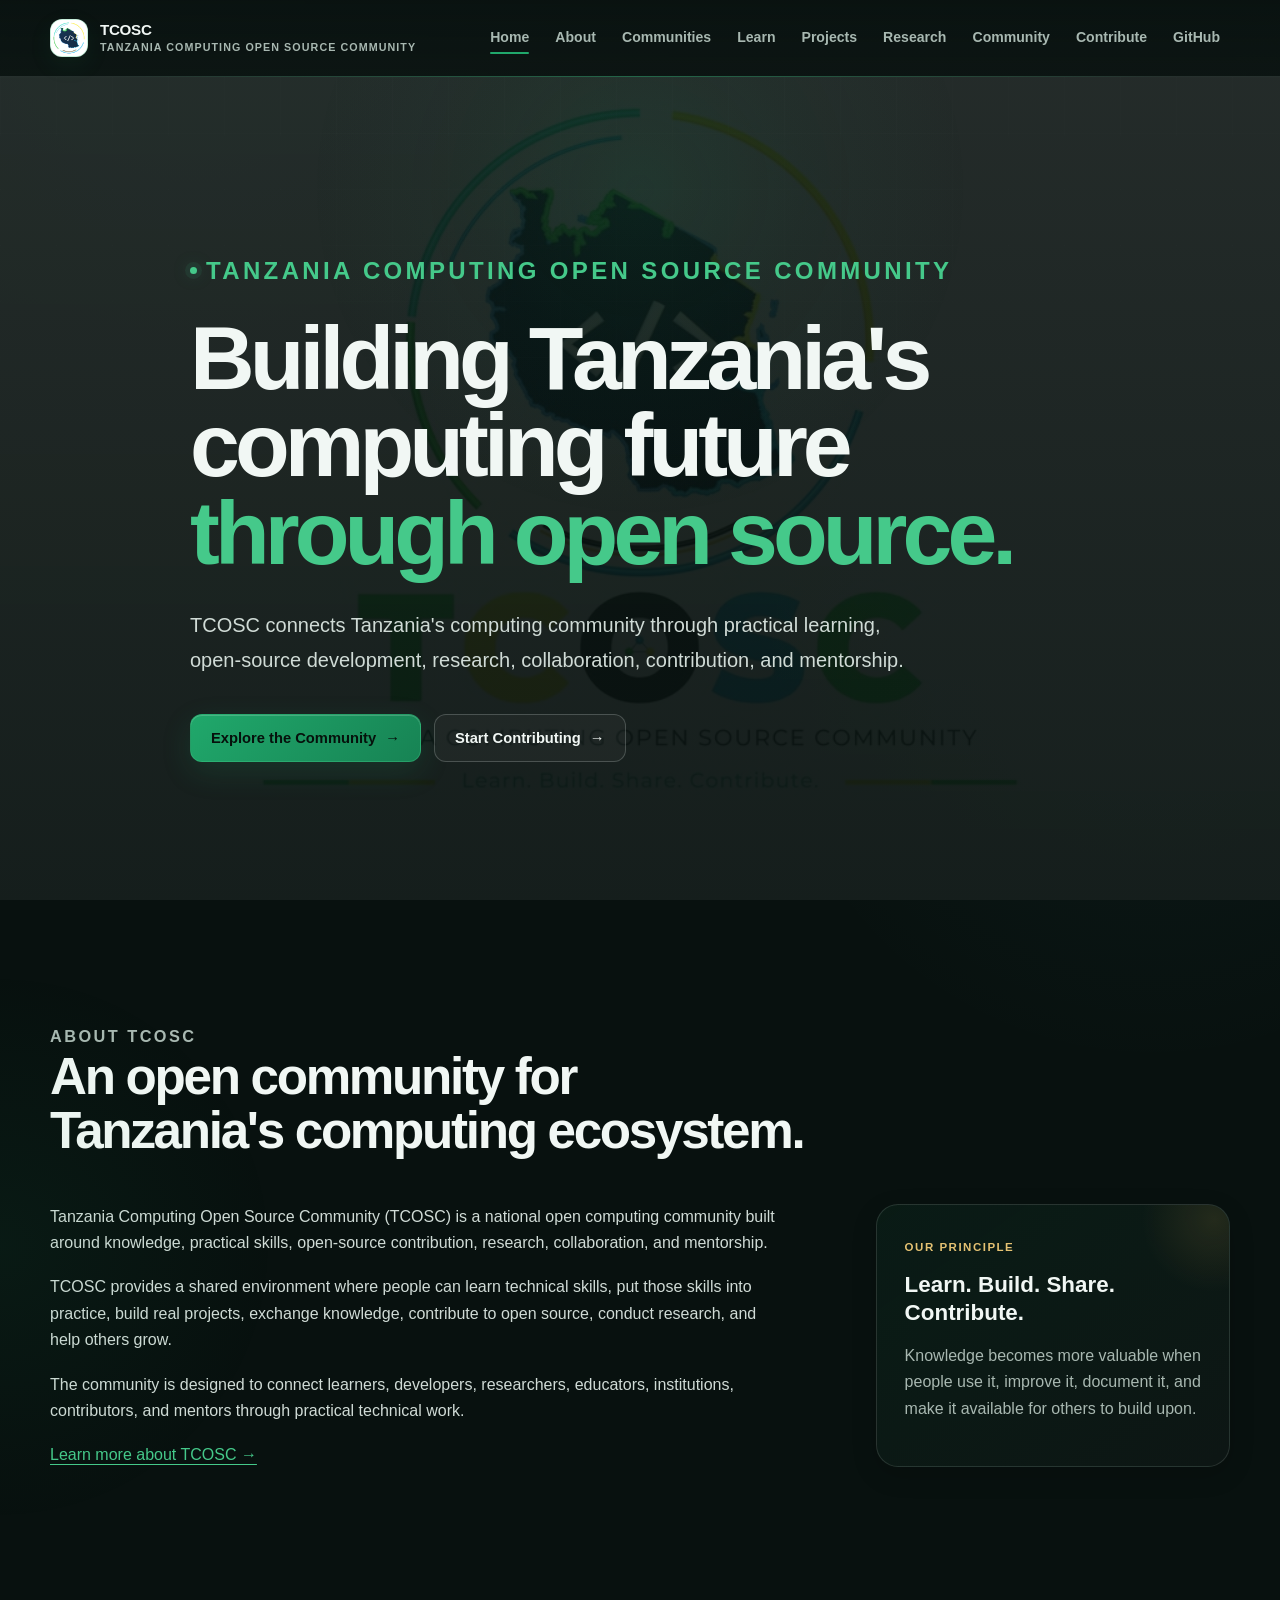
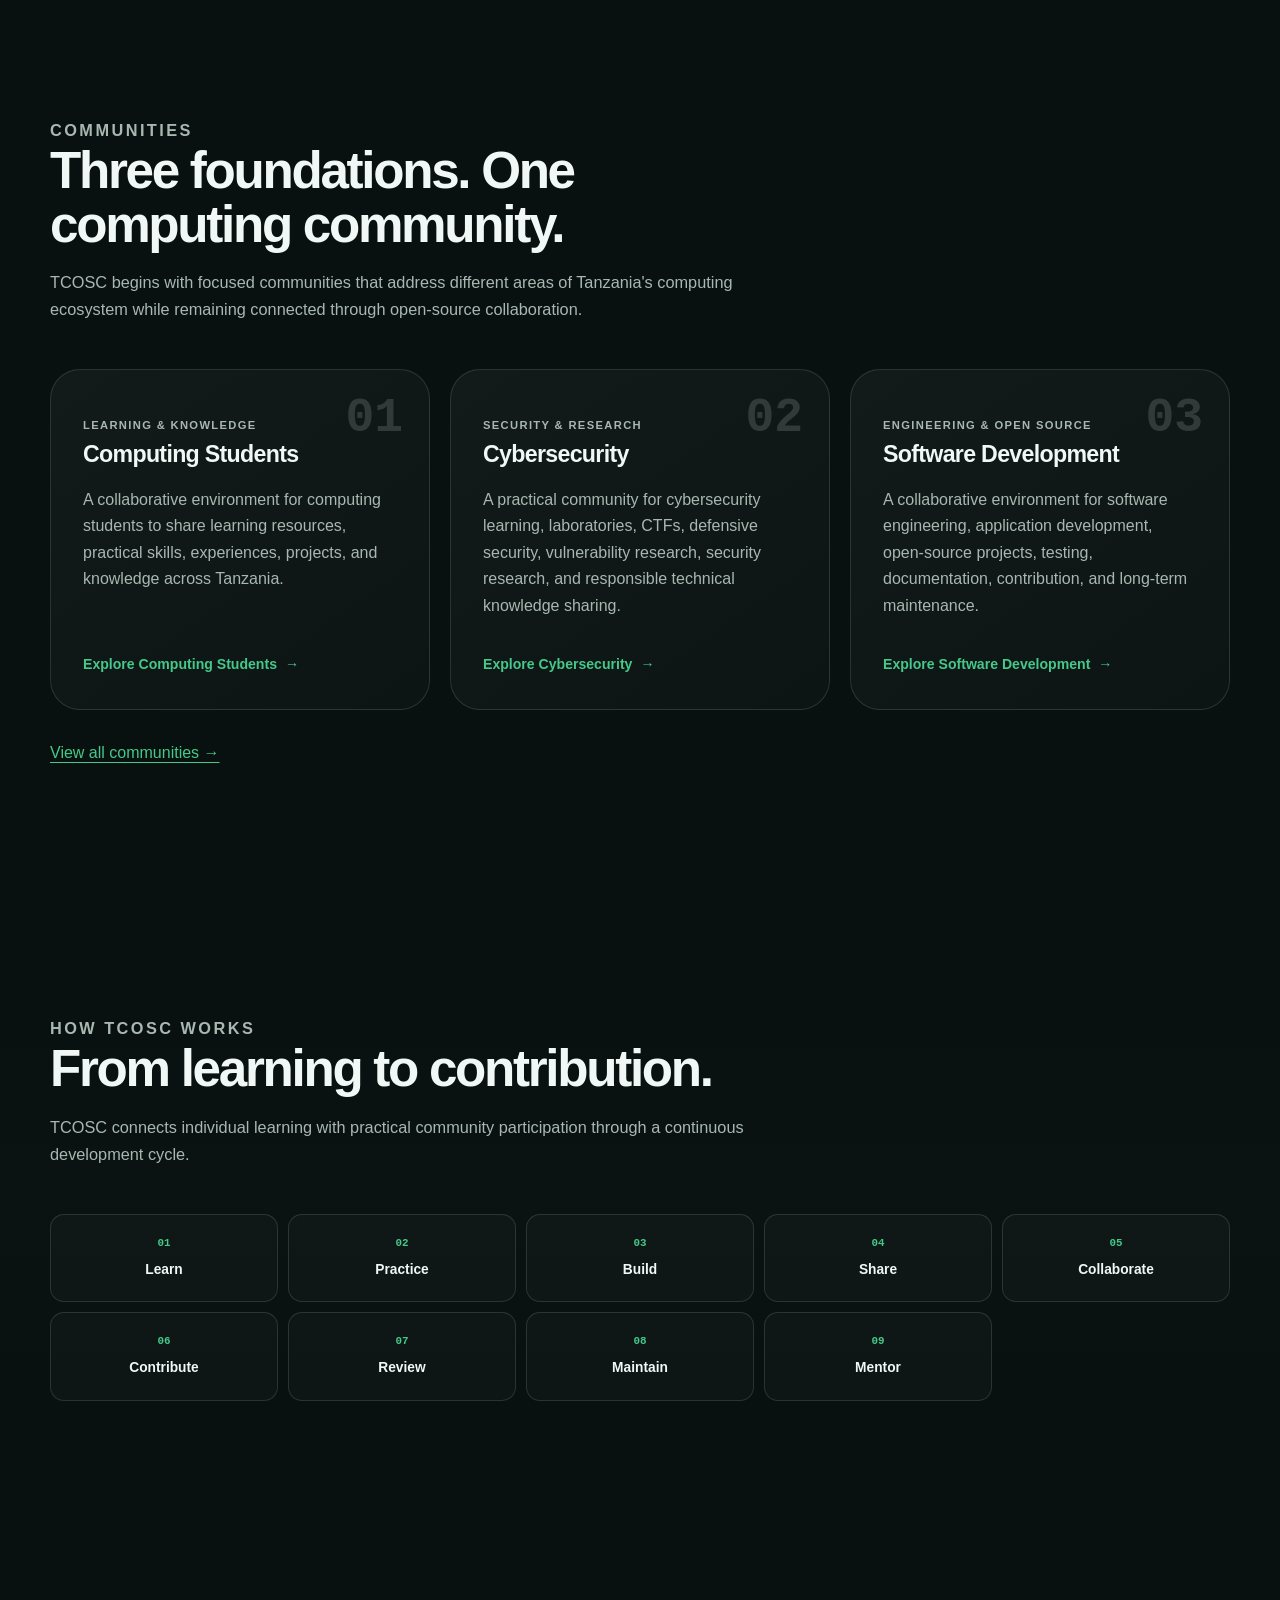
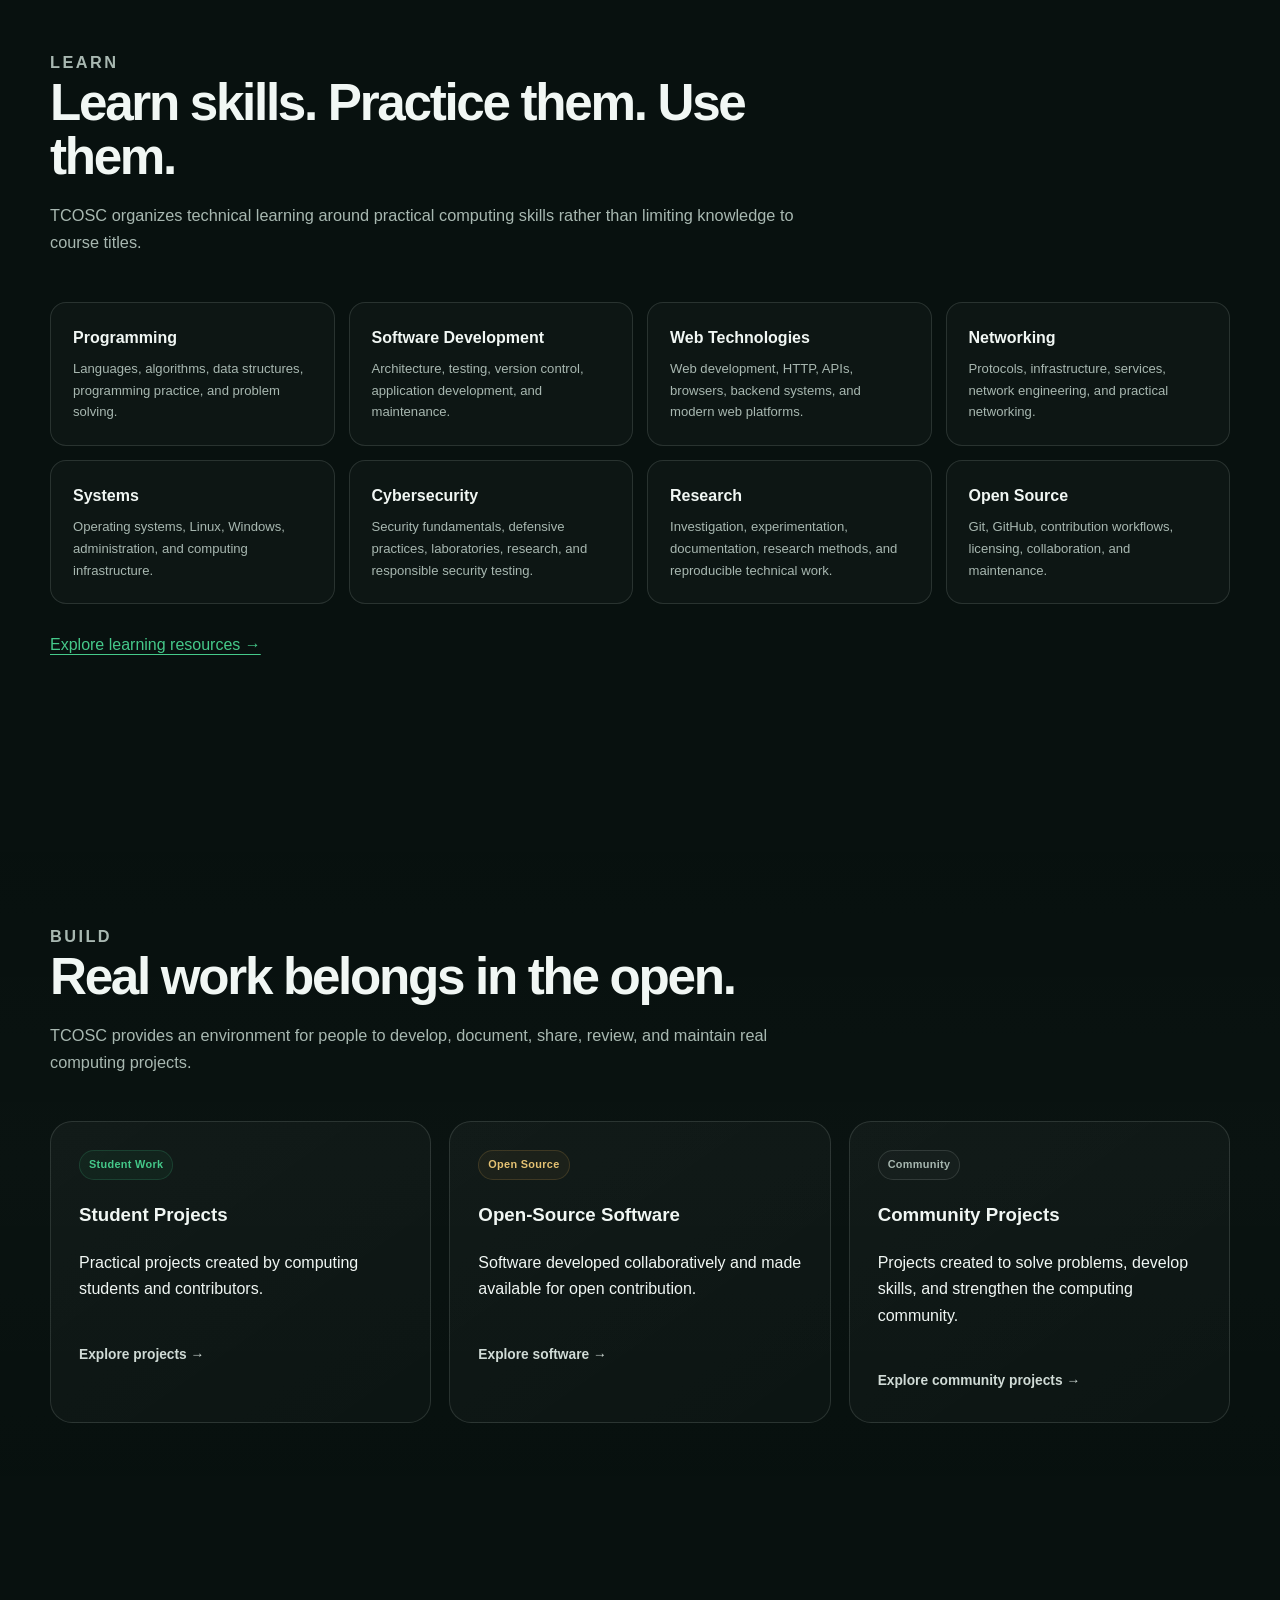
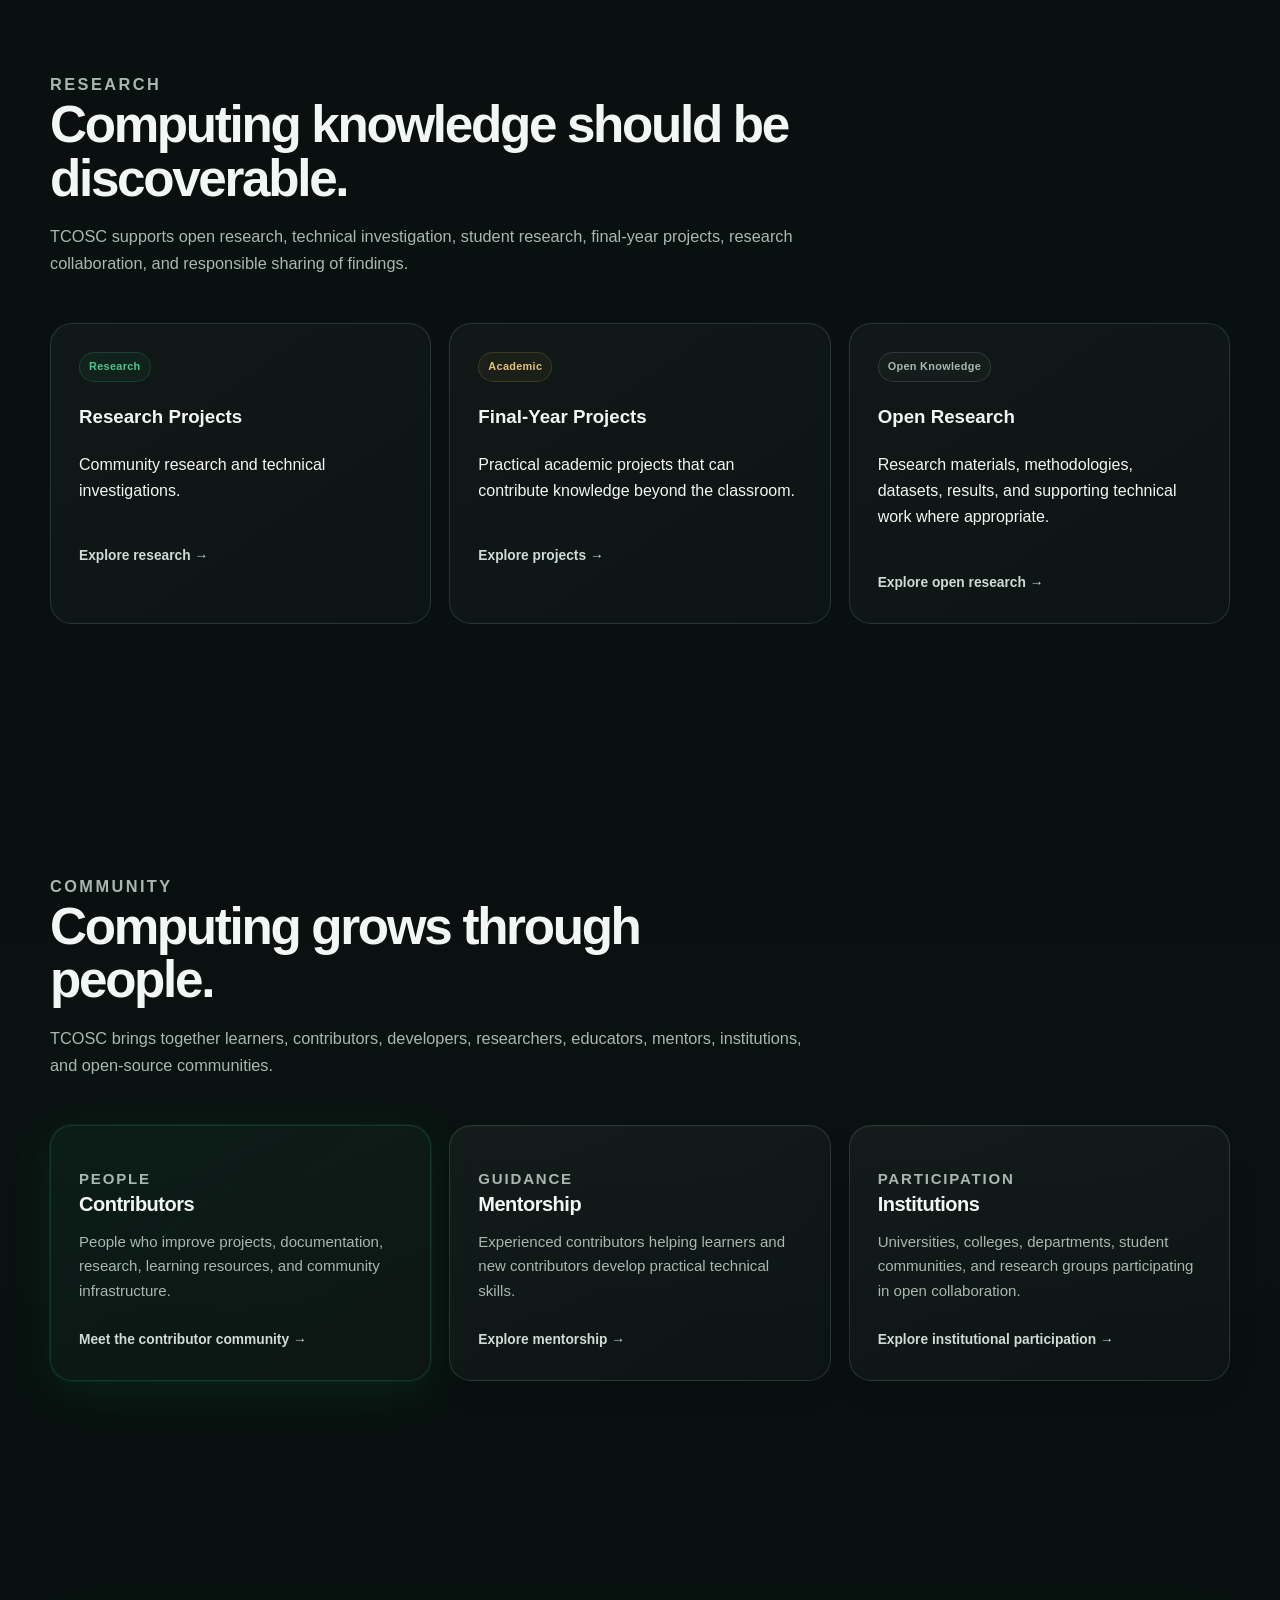
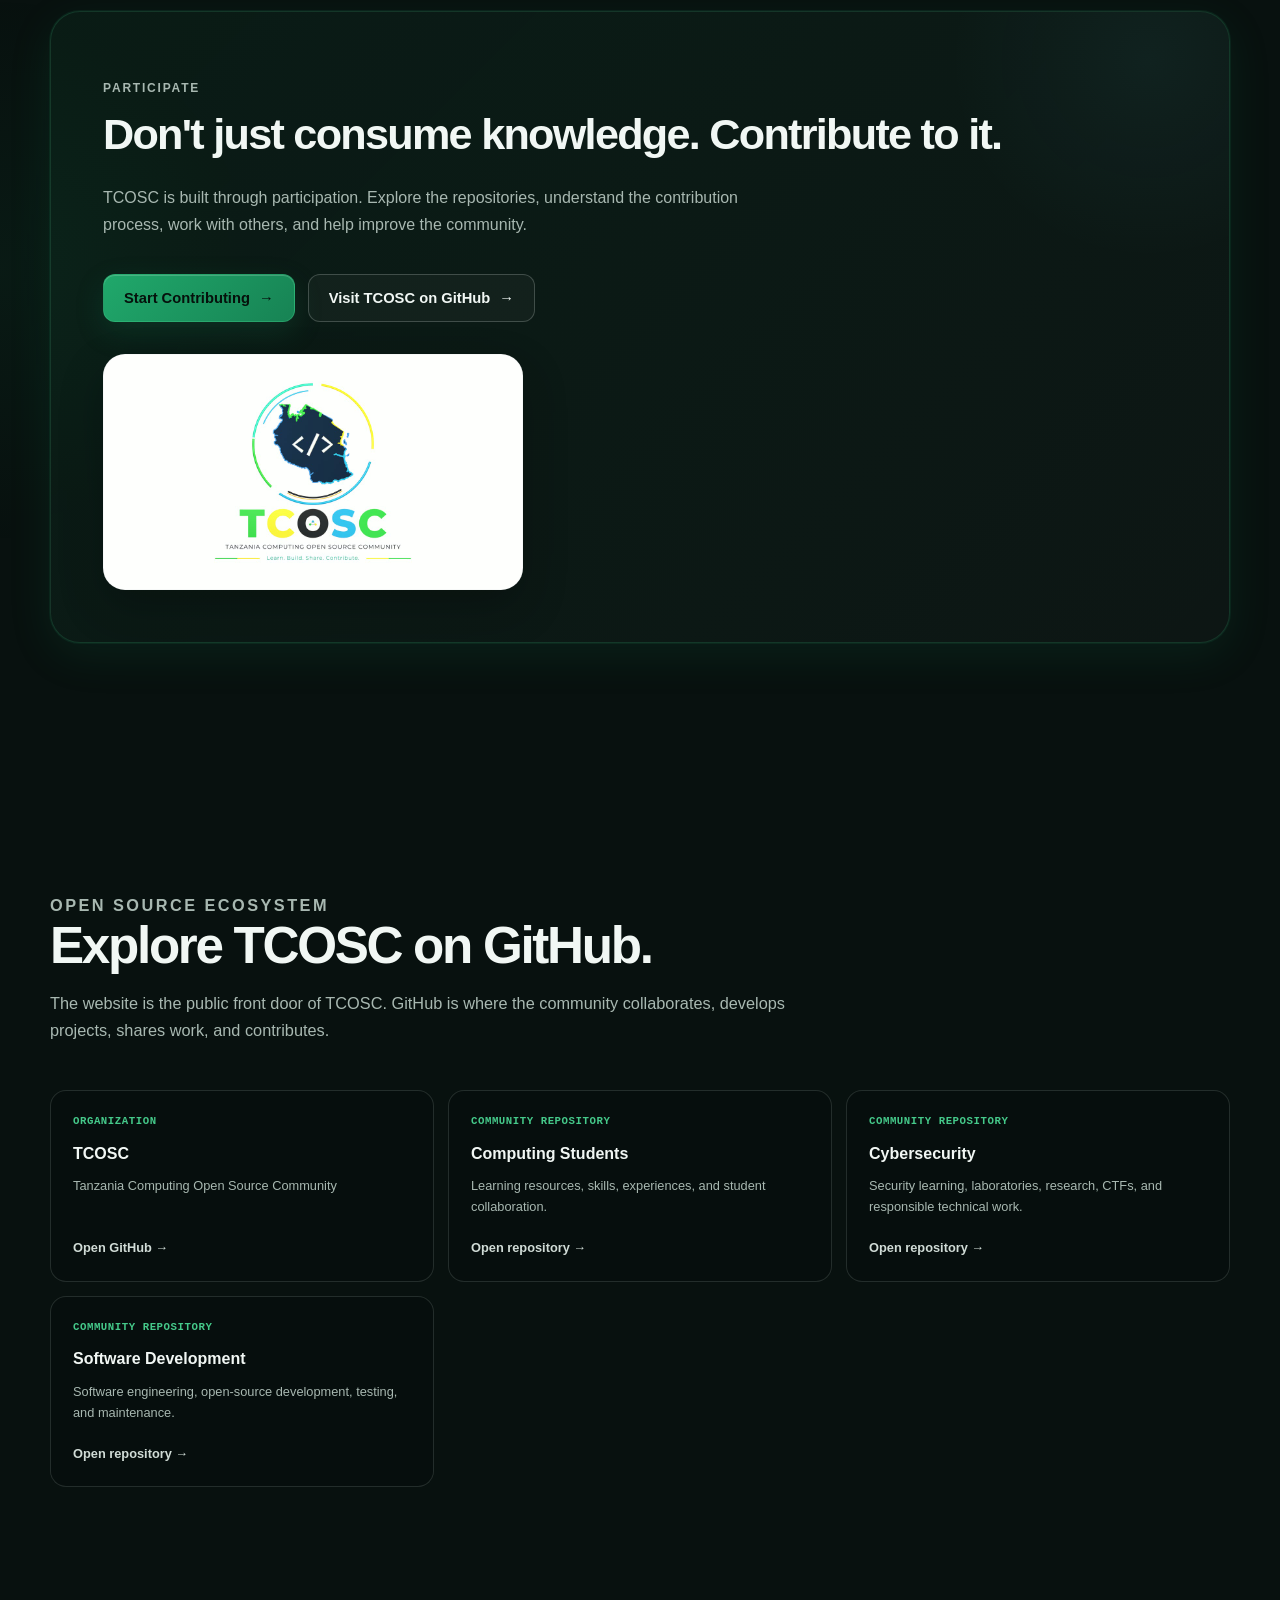
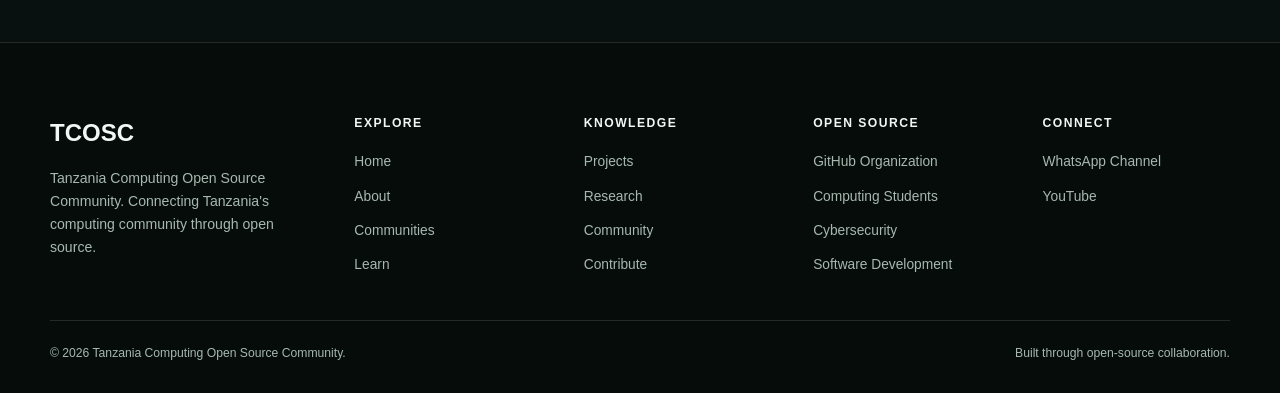
<file: index.html>
<!DOCTYPE html>
<html lang="en">
<head>
    <meta charset="UTF-8">

    <meta
        name="viewport"
        content="width=device-width, initial-scale=1.0"
    >

    <meta
        name="description"
        content="TCOSC — Tanzania Computing Open Source Community. Connecting Tanzania's computing community through open source, practical learning, development, research, collaboration, and contribution."
    >

    <meta
        name="keywords"
        content="TCOSC, Tanzania Computing Open Source Community, Tanzania computing, open source Tanzania, computing students, software development, cybersecurity, research"
    >

    <meta
        name="author"
        content="Tanzania Computing Open Source Community"
    >

    <meta
        name="robots"
        content="index, follow"
    >

    <meta
        name="theme-color"
        content="#08110f"
    >

    <link
        rel="canonical"
        href="https://tanzania-computing-open-community.github.io/"
    >

    <link
        rel="icon"
        type="image/png"
        sizes="32x32"
        href="assets/favicon-32.png"
    >

    <link
        rel="icon"
        type="image/png"
        sizes="192x192"
        href="assets/favicon-192.png"
    >

    <link
        rel="apple-touch-icon"
        sizes="180x180"
        href="assets/apple-touch-icon.png"
    >

    <link
        rel="stylesheet"
        href="styles.css"
    >

    <title>
        TCOSC | Tanzania Computing Open Source Community
    </title>
</head>

<body>


    <div
        class="page-background"
        aria-hidden="true"
    >

        <video
            class="page-background__video"
            poster="assets/tcosc-intro-poster.jpg"
            autoplay
            muted
            loop
            playsinline
            preload="auto"
        >
            <source
                src="assets/tcosc-intro.mp4"
                type="video/mp4"
            >
        </video>

    </div>


    <a
        class="skip-link"
        href="#main-content"
    >
        Skip to main content
    </a>


    <header class="site-header">

        <div class="container site-header__inner">


            <a
                class="site-brand"
                href="index.html"
                aria-label="TCOSC home"
            >

                <span class="site-brand__mark" aria-hidden="true">
                    <img
                        src="assets/tcosc-logo.png"
                        alt=""
                        width="38"
                        height="38"
                        decoding="async"
                    >
                </span>

                <span class="site-brand__text">

                    <span class="site-brand__name">
                        TCOSC
                    </span>

                    <span class="site-brand__descriptor">
                        Tanzania Computing Open Source Community
                    </span>

                </span>

            </a>


            <nav
                class="primary-navigation"
                aria-label="Primary navigation"
            >

                <a
                    href="index.html"
                    aria-current="page"
                >
                    Home
                </a>

                <a href="about.html">
                    About
                </a>

                <a href="communities.html">
                    Communities
                </a>

                <a href="learn.html">
                    Learn
                </a>

                <a href="projects.html">
                    Projects
                </a>

                <a href="research.html">
                    Research
                </a>

                <a href="community.html">
                    Community
                </a>

                <a href="contribute.html">
                    Contribute
                </a>

                <a
                    href="https://github.com/tanzania-computing-open-community"
                    target="_blank"
                    rel="noopener noreferrer"
                >
                    GitHub
                </a>

            </nav>

        </div>

    </header>


    <main id="main-content">


        <section
            class="hero"
            aria-labelledby="hero-title"
        >

            <div class="container hero__content">

                <p class="hero__eyebrow">
                    Tanzania Computing Open Source Community
                </p>

                <h1 id="hero-title">
                    Building Tanzania's computing future
                    <span class="accent">
                        through open source.
                    </span>
                </h1>

                <p class="hero__lead">
                    TCOSC connects Tanzania's computing community
                    through practical learning, open-source
                    development, research, collaboration,
                    contribution, and mentorship.
                </p>


                <div class="hero__actions">

                    <a
                        href="communities.html"
                        class="button button--primary"
                    >
                        Explore the Community
                        <span
                            class="button__arrow"
                            aria-hidden="true"
                        >
                            →
                        </span>
                    </a>

                    <a
                        href="contribute.html"
                        class="button button--secondary"
                    >
                        Start Contributing
                        <span
                            class="button__arrow"
                            aria-hidden="true"
                        >
                            →
                        </span>
                    </a>

                </div>

            </div>

        </section>


        <section
            class="section section--featured"
            aria-labelledby="about-title"
        >

            <div class="container">

                <div class="section-heading">

                    <p class="section-heading__eyebrow">
                        ABOUT TCOSC
                    </p>

                    <h2 id="about-title">
                        An open community for Tanzania's
                        computing ecosystem.
                    </h2>

                </div>


                <div class="intro-grid">

                    <div class="intro-copy">

                        <p>
                            Tanzania Computing Open Source Community
                            (TCOSC) is a national open computing
                            community built around knowledge,
                            practical skills, open-source
                            contribution, research, collaboration,
                            and mentorship.
                        </p>

                        <p>
                            TCOSC provides a shared environment where
                            people can learn technical skills, put
                            those skills into practice, build real
                            projects, exchange knowledge, contribute
                            to open source, conduct research, and
                            help others grow.
                        </p>

                        <p>
                            The community is designed to connect
                            learners, developers, researchers,
                            educators, institutions, contributors,
                            and mentors through practical technical
                            work.
                        </p>

                        <p>
                            <a
                                class="link"
                                href="about.html"
                            >
                                Learn more about TCOSC →
                            </a>
                        </p>

                    </div>


                    <aside class="highlight-panel">

                        <span class="highlight-panel__label">
                            Our principle
                        </span>

                        <p class="highlight-panel__title">
                            Learn. Build. Share. Contribute.
                        </p>

                        <p class="muted">
                            Knowledge becomes more valuable when
                            people use it, improve it, document it,
                            and make it available for others to
                            build upon.
                        </p>

                    </aside>

                </div>

            </div>

        </section>


        <section
            class="section"
            aria-labelledby="communities-title"
        >

            <div class="container">

                <div class="section-heading">

                    <p class="section-heading__eyebrow">
                        COMMUNITIES
                    </p>

                    <h2 id="communities-title">
                        Three foundations. One computing community.
                    </h2>

                    <p>
                        TCOSC begins with focused communities that
                        address different areas of Tanzania's
                        computing ecosystem while remaining connected
                        through open-source collaboration.
                    </p>

                </div>


                <div class="community-grid">


                    <article class="community-card">

                        <span
                            class="community-card__number"
                            aria-hidden="true"
                        >
                            01
                        </span>

                        <div class="community-card__content">

                            <p class="card__label">
                                Learning &amp; Knowledge
                            </p>

                            <h3>
                                Computing Students
                            </h3>

                            <p>
                                A collaborative environment for
                                computing students to share learning
                                resources, practical skills,
                                experiences, projects, and knowledge
                                across Tanzania.
                            </p>

                            <div class="community-card__footer">

                                <a
                                    href="communities.html#computing-students"
                                >
                                    Explore Computing Students
                                    <span aria-hidden="true">
                                        →
                                    </span>
                                </a>

                            </div>

                        </div>

                    </article>


                    <article class="community-card">

                        <span
                            class="community-card__number"
                            aria-hidden="true"
                        >
                            02
                        </span>

                        <div class="community-card__content">

                            <p class="card__label">
                                Security &amp; Research
                            </p>

                            <h3>
                                Cybersecurity
                            </h3>

                            <p>
                                A practical community for
                                cybersecurity learning,
                                laboratories, CTFs, defensive
                                security, vulnerability research,
                                security research, and responsible
                                technical knowledge sharing.
                            </p>

                            <div class="community-card__footer">

                                <a
                                    href="communities.html#cybersecurity"
                                >
                                    Explore Cybersecurity
                                    <span aria-hidden="true">
                                        →
                                    </span>
                                </a>

                            </div>

                        </div>

                    </article>


                    <article class="community-card">

                        <span
                            class="community-card__number"
                            aria-hidden="true"
                        >
                            03
                        </span>

                        <div class="community-card__content">

                            <p class="card__label">
                                Engineering &amp; Open Source
                            </p>

                            <h3>
                                Software Development
                            </h3>

                            <p>
                                A collaborative environment for
                                software engineering, application
                                development, open-source projects,
                                testing, documentation,
                                contribution, and long-term
                                maintenance.
                            </p>

                            <div class="community-card__footer">

                                <a
                                    href="communities.html#software-development"
                                >
                                    Explore Software Development
                                    <span aria-hidden="true">
                                        →
                                    </span>
                                </a>

                            </div>

                        </div>

                    </article>

                </div>


                <div class="section-heading" style="margin-top: 30px; margin-bottom: 0;">

                    <a
                        class="link"
                        href="communities.html"
                    >
                        View all communities →
                    </a>

                </div>

            </div>

        </section>


        <section
            class="section section--soft"
            aria-labelledby="cycle-title"
        >

            <div class="container">

                <div class="section-heading">

                    <p class="section-heading__eyebrow">
                        HOW TCOSC WORKS
                    </p>

                    <h2 id="cycle-title">
                        From learning to contribution.
                    </h2>

                    <p>
                        TCOSC connects individual learning with
                        practical community participation through
                        a continuous development cycle.
                    </p>

                </div>


                <div class="cycle">

                    <div class="cycle__grid">

                        <div class="cycle__item">
                            <span class="cycle__step">01</span>
                            <strong>Learn</strong>
                        </div>

                        <div class="cycle__item">
                            <span class="cycle__step">02</span>
                            <strong>Practice</strong>
                        </div>

                        <div class="cycle__item">
                            <span class="cycle__step">03</span>
                            <strong>Build</strong>
                        </div>

                        <div class="cycle__item">
                            <span class="cycle__step">04</span>
                            <strong>Share</strong>
                        </div>

                        <div class="cycle__item">
                            <span class="cycle__step">05</span>
                            <strong>Collaborate</strong>
                        </div>

                        <div class="cycle__item">
                            <span class="cycle__step">06</span>
                            <strong>Contribute</strong>
                        </div>

                        <div class="cycle__item">
                            <span class="cycle__step">07</span>
                            <strong>Review</strong>
                        </div>

                        <div class="cycle__item">
                            <span class="cycle__step">08</span>
                            <strong>Maintain</strong>
                        </div>

                        <div class="cycle__item">
                            <span class="cycle__step">09</span>
                            <strong>Mentor</strong>
                        </div>

                    </div>

                </div>

            </div>

        </section>


        <section
            class="section"
            aria-labelledby="learn-title"
        >

            <div class="container">

                <div class="section-heading">

                    <p class="section-heading__eyebrow">
                        LEARN
                    </p>

                    <h2 id="learn-title">
                        Learn skills. Practice them. Use them.
                    </h2>

                    <p>
                        TCOSC organizes technical learning around
                        practical computing skills rather than
                        limiting knowledge to course titles.
                    </p>

                </div>


                <div class="topic-grid">

                    <article class="topic">
                        <h3>Programming</h3>
                        <p>
                            Languages, algorithms, data structures,
                            programming practice, and problem solving.
                        </p>
                    </article>

                    <article class="topic">
                        <h3>Software Development</h3>
                        <p>
                            Architecture, testing, version control,
                            application development, and maintenance.
                        </p>
                    </article>

                    <article class="topic">
                        <h3>Web Technologies</h3>
                        <p>
                            Web development, HTTP, APIs, browsers,
                            backend systems, and modern web platforms.
                        </p>
                    </article>

                    <article class="topic">
                        <h3>Networking</h3>
                        <p>
                            Protocols, infrastructure, services,
                            network engineering, and practical
                            networking.
                        </p>
                    </article>

                    <article class="topic">
                        <h3>Systems</h3>
                        <p>
                            Operating systems, Linux, Windows,
                            administration, and computing
                            infrastructure.
                        </p>
                    </article>

                    <article class="topic">
                        <h3>Cybersecurity</h3>
                        <p>
                            Security fundamentals, defensive
                            practices, laboratories, research, and
                            responsible security testing.
                        </p>
                    </article>

                    <article class="topic">
                        <h3>Research</h3>
                        <p>
                            Investigation, experimentation,
                            documentation, research methods, and
                            reproducible technical work.
                        </p>
                    </article>

                    <article class="topic">
                        <h3>Open Source</h3>
                        <p>
                            Git, GitHub, contribution workflows,
                            licensing, collaboration, and
                            maintenance.
                        </p>
                    </article>

                </div>


                <p style="margin-top: 28px;">
                    <a
                        class="link"
                        href="learn.html"
                    >
                        Explore learning resources →
                    </a>
                </p>

            </div>

        </section>


        <section
            class="section section--soft"
            aria-labelledby="projects-title"
        >

            <div class="container">

                <div class="section-heading">

                    <p class="section-heading__eyebrow">
                        BUILD
                    </p>

                    <h2 id="projects-title">
                        Real work belongs in the open.
                    </h2>

                    <p>
                        TCOSC provides an environment for people to
                        develop, document, share, review, and maintain
                        real computing projects.
                    </p>

                </div>


                <div class="project-grid">

                    <article class="project-card">

                        <div class="project-card__meta">
                            <span class="badge badge--green">
                                Student Work
                            </span>
                        </div>

                        <h3>
                            Student Projects
                        </h3>

                        <p>
                            Practical projects created by computing
                            students and contributors.
                        </p>

                        <a
                            class="card__link"
                            href="projects.html#student-projects"
                        >
                            Explore projects →
                        </a>

                    </article>


                    <article class="project-card">

                        <div class="project-card__meta">
                            <span class="badge badge--gold">
                                Open Source
                            </span>
                        </div>

                        <h3>
                            Open-Source Software
                        </h3>

                        <p>
                            Software developed collaboratively and
                            made available for open contribution.
                        </p>

                        <a
                            class="card__link"
                            href="projects.html#open-source"
                        >
                            Explore software →
                        </a>

                    </article>


                    <article class="project-card">

                        <div class="project-card__meta">
                            <span class="badge">
                                Community
                            </span>
                        </div>

                        <h3>
                            Community Projects
                        </h3>

                        <p>
                            Projects created to solve problems,
                            develop skills, and strengthen the
                            computing community.
                        </p>

                        <a
                            class="card__link"
                            href="projects.html#community-projects"
                        >
                            Explore community projects →
                        </a>

                    </article>

                </div>

            </div>

        </section>


        <section
            class="section"
            aria-labelledby="research-title"
        >

            <div class="container">

                <div class="section-heading">

                    <p class="section-heading__eyebrow">
                        RESEARCH
                    </p>

                    <h2 id="research-title">
                        Computing knowledge should be discoverable.
                    </h2>

                    <p>
                        TCOSC supports open research, technical
                        investigation, student research, final-year
                        projects, research collaboration, and
                        responsible sharing of findings.
                    </p>

                </div>


                <div class="research-grid">

                    <article class="research-card">

                        <div class="research-card__meta">
                            <span class="badge badge--green">
                                Research
                            </span>
                        </div>

                        <h3>
                            Research Projects
                        </h3>

                        <p>
                            Community research and technical
                            investigations.
                        </p>

                        <a
                            class="card__link"
                            href="research.html#research-projects"
                        >
                            Explore research →
                        </a>

                    </article>


                    <article class="research-card">

                        <div class="research-card__meta">
                            <span class="badge badge--gold">
                                Academic
                            </span>
                        </div>

                        <h3>
                            Final-Year Projects
                        </h3>

                        <p>
                            Practical academic projects that can
                            contribute knowledge beyond the
                            classroom.
                        </p>

                        <a
                            class="card__link"
                            href="research.html#final-year-projects"
                        >
                            Explore projects →
                        </a>

                    </article>


                    <article class="research-card">

                        <div class="research-card__meta">
                            <span class="badge">
                                Open Knowledge
                            </span>
                        </div>

                        <h3>
                            Open Research
                        </h3>

                        <p>
                            Research materials, methodologies,
                            datasets, results, and supporting
                            technical work where appropriate.
                        </p>

                        <a
                            class="card__link"
                            href="research.html#open-research"
                        >
                            Explore open research →
                        </a>

                    </article>

                </div>

            </div>

        </section>


        <section
            class="section section--soft"
            aria-labelledby="community-title"
        >

            <div class="container">

                <div class="section-heading">

                    <p class="section-heading__eyebrow">
                        COMMUNITY
                    </p>

                    <h2 id="community-title">
                        Computing grows through people.
                    </h2>

                    <p>
                        TCOSC brings together learners, contributors,
                        developers, researchers, educators, mentors,
                        institutions, and open-source communities.
                    </p>

                </div>


                <div class="card-grid">

                    <article class="card card--featured">

                        <p class="card__label">
                            PEOPLE
                        </p>

                        <h3>
                            Contributors
                        </h3>

                        <p>
                            People who improve projects,
                            documentation, research, learning
                            resources, and community infrastructure.
                        </p>

                        <a
                            class="card__link"
                            href="community.html#contributors"
                        >
                            Meet the contributor community →
                        </a>

                    </article>


                    <article class="card">

                        <p class="card__label">
                            GUIDANCE
                        </p>

                        <h3>
                            Mentorship
                        </h3>

                        <p>
                            Experienced contributors helping
                            learners and new contributors develop
                            practical technical skills.
                        </p>

                        <a
                            class="card__link"
                            href="community.html#mentorship"
                        >
                            Explore mentorship →
                        </a>

                    </article>


                    <article class="card">

                        <p class="card__label">
                            PARTICIPATION
                        </p>

                        <h3>
                            Institutions
                        </h3>

                        <p>
                            Universities, colleges, departments,
                            student communities, and research groups
                            participating in open collaboration.
                        </p>

                        <a
                            class="card__link"
                            href="community.html#institutions"
                        >
                            Explore institutional participation →
                        </a>

                    </article>

                </div>

            </div>

        </section>


        <section
            class="section section--featured"
            aria-labelledby="contribute-title"
        >

            <div class="container">

                <div class="github-panel">

                    <div class="github-panel__content">

                        <p class="section-heading__eyebrow">
                            PARTICIPATE
                        </p>

                        <h2 id="contribute-title">
                            Don't just consume knowledge.
                            Contribute to it.
                        </h2>

                        <p>
                            TCOSC is built through participation.
                            Explore the repositories, understand the
                            contribution process, work with others,
                            and help improve the community.
                        </p>


                        <div class="hero__actions">

                            <a
                                href="contribute.html"
                                class="button button--primary"
                            >
                                Start Contributing
                                <span
                                    class="button__arrow"
                                    aria-hidden="true"
                                >
                                    →
                                </span>
                            </a>

                            <a
                                href="https://github.com/tanzania-computing-open-community"
                                class="button button--secondary"
                                target="_blank"
                                rel="noopener noreferrer"
                            >
                                Visit TCOSC on GitHub
                                <span
                                    class="button__arrow"
                                    aria-hidden="true"
                                >
                                    →
                                </span>
                            </a>

                        </div>

                        <div class="github-panel__media">

                            <video
                                class="github-panel__video"
                                poster="assets/tcosc-intro-poster.jpg"
                                autoplay
                                muted
                                loop
                                playsinline
                                preload="auto"
                                aria-label="Tanzania Computing Open Source Community logo animation"
                            >
                                <source
                                    src="assets/tcosc-intro.mp4"
                                    type="video/mp4"
                                >
                            </video>

                        </div>

                    </div>

                </div>

            </div>

        </section>


        <section
            class="section"
            aria-labelledby="github-title"
        >

            <div class="container">

                <div class="section-heading">

                    <p class="section-heading__eyebrow">
                        OPEN SOURCE ECOSYSTEM
                    </p>

                    <h2 id="github-title">
                        Explore TCOSC on GitHub.
                    </h2>

                    <p>
                        The website is the public front door of
                        TCOSC. GitHub is where the community
                        collaborates, develops projects, shares work,
                        and contributes.
                    </p>

                </div>


                <div class="repository-grid">


                    <a
                        href="https://github.com/tanzania-computing-open-community"
                        class="repository-card"
                        target="_blank"
                        rel="noopener noreferrer"
                    >

                        <span class="repository-card__type">
                            Organization
                        </span>

                        <h3>
                            TCOSC
                        </h3>

                        <p>
                            Tanzania Computing Open Source Community
                        </p>

                        <span class="repository-card__arrow">
                            Open GitHub →
                        </span>

                    </a>


                    <a
                        href="https://github.com/tanzania-computing-open-community/tanzania-computing-students"
                        class="repository-card"
                        target="_blank"
                        rel="noopener noreferrer"
                    >

                        <span class="repository-card__type">
                            Community Repository
                        </span>

                        <h3>
                            Computing Students
                        </h3>

                        <p>
                            Learning resources, skills, experiences,
                            and student collaboration.
                        </p>

                        <span class="repository-card__arrow">
                            Open repository →
                        </span>

                    </a>


                    <a
                        href="https://github.com/tanzania-computing-open-community/tanzania-cybersecurity"
                        class="repository-card"
                        target="_blank"
                        rel="noopener noreferrer"
                    >

                        <span class="repository-card__type">
                            Community Repository
                        </span>

                        <h3>
                            Cybersecurity
                        </h3>

                        <p>
                            Security learning, laboratories,
                            research, CTFs, and responsible
                            technical work.
                        </p>

                        <span class="repository-card__arrow">
                            Open repository →
                        </span>

                    </a>


                    <a
                        href="https://github.com/tanzania-computing-open-community/tanzania-software-development"
                        class="repository-card"
                        target="_blank"
                        rel="noopener noreferrer"
                    >

                        <span class="repository-card__type">
                            Community Repository
                        </span>

                        <h3>
                            Software Development
                        </h3>

                        <p>
                            Software engineering, open-source
                            development, testing, and maintenance.
                        </p>

                        <span class="repository-card__arrow">
                            Open repository →
                        </span>

                    </a>

                </div>

            </div>

        </section>

    </main>


    <footer class="site-footer">

        <div class="container site-footer__inner">


            <div>

                <h2>
                    TCOSC
                </h2>

                <p>
                    Tanzania Computing Open Source Community.
                    Connecting Tanzania's computing community
                    through open source.
                </p>

            </div>


            <div>

                <h3>
                    Explore
                </h3>

                <ul>

                    <li>
                        <a href="index.html">
                            Home
                        </a>
                    </li>

                    <li>
                        <a href="about.html">
                            About
                        </a>
                    </li>

                    <li>
                        <a href="communities.html">
                            Communities
                        </a>
                    </li>

                    <li>
                        <a href="learn.html">
                            Learn
                        </a>
                    </li>

                </ul>

            </div>


            <div>

                <h3>
                    Knowledge
                </h3>

                <ul>

                    <li>
                        <a href="projects.html">
                            Projects
                        </a>
                    </li>

                    <li>
                        <a href="research.html">
                            Research
                        </a>
                    </li>

                    <li>
                        <a href="community.html">
                            Community
                        </a>
                    </li>

                    <li>
                        <a href="contribute.html">
                            Contribute
                        </a>
                    </li>

                </ul>

            </div>


            <div>

                <h3>
                    Open Source
                </h3>

                <ul>

                    <li>
                        <a
                            href="https://github.com/tanzania-computing-open-community"
                            target="_blank"
                            rel="noopener noreferrer"
                        >
                            GitHub Organization
                        </a>
                    </li>

                    <li>
                        <a
                            href="https://github.com/tanzania-computing-open-community/tanzania-computing-students"
                            target="_blank"
                            rel="noopener noreferrer"
                        >
                            Computing Students
                        </a>
                    </li>

                    <li>
                        <a
                            href="https://github.com/tanzania-computing-open-community/tanzania-cybersecurity"
                            target="_blank"
                            rel="noopener noreferrer"
                        >
                            Cybersecurity
                        </a>
                    </li>

                    <li>
                        <a
                            href="https://github.com/tanzania-computing-open-community/tanzania-software-development"
                            target="_blank"
                            rel="noopener noreferrer"
                        >
                            Software Development
                        </a>
                    </li>

                </ul>

            </div>

            <div>

                <h3>
                    Connect
                </h3>

                <ul>

                    <li>
                        <a
                            href="https://whatsapp.com/channel/0029VbEFpmq3WHTeCVn0MK2S"
                            target="_blank"
                            rel="noopener noreferrer"
                        >
                            WhatsApp Channel
                        </a>
                    </li>

                    <li>
                        <a
                            href="https://www.youtube.com/@TCOSCOfficial"
                            target="_blank"
                            rel="noopener noreferrer"
                        >
                            YouTube
                        </a>
                    </li>

                </ul>

            </div>

        </div>


        <div class="container site-footer__bottom">

            <p>
                &copy; 2026 Tanzania Computing Open Source Community.
            </p>

            <p>
                Built through open-source collaboration.
            </p>

        </div>

    </footer>


    <script src="script.js"></script>

</body>
</html>
</file>
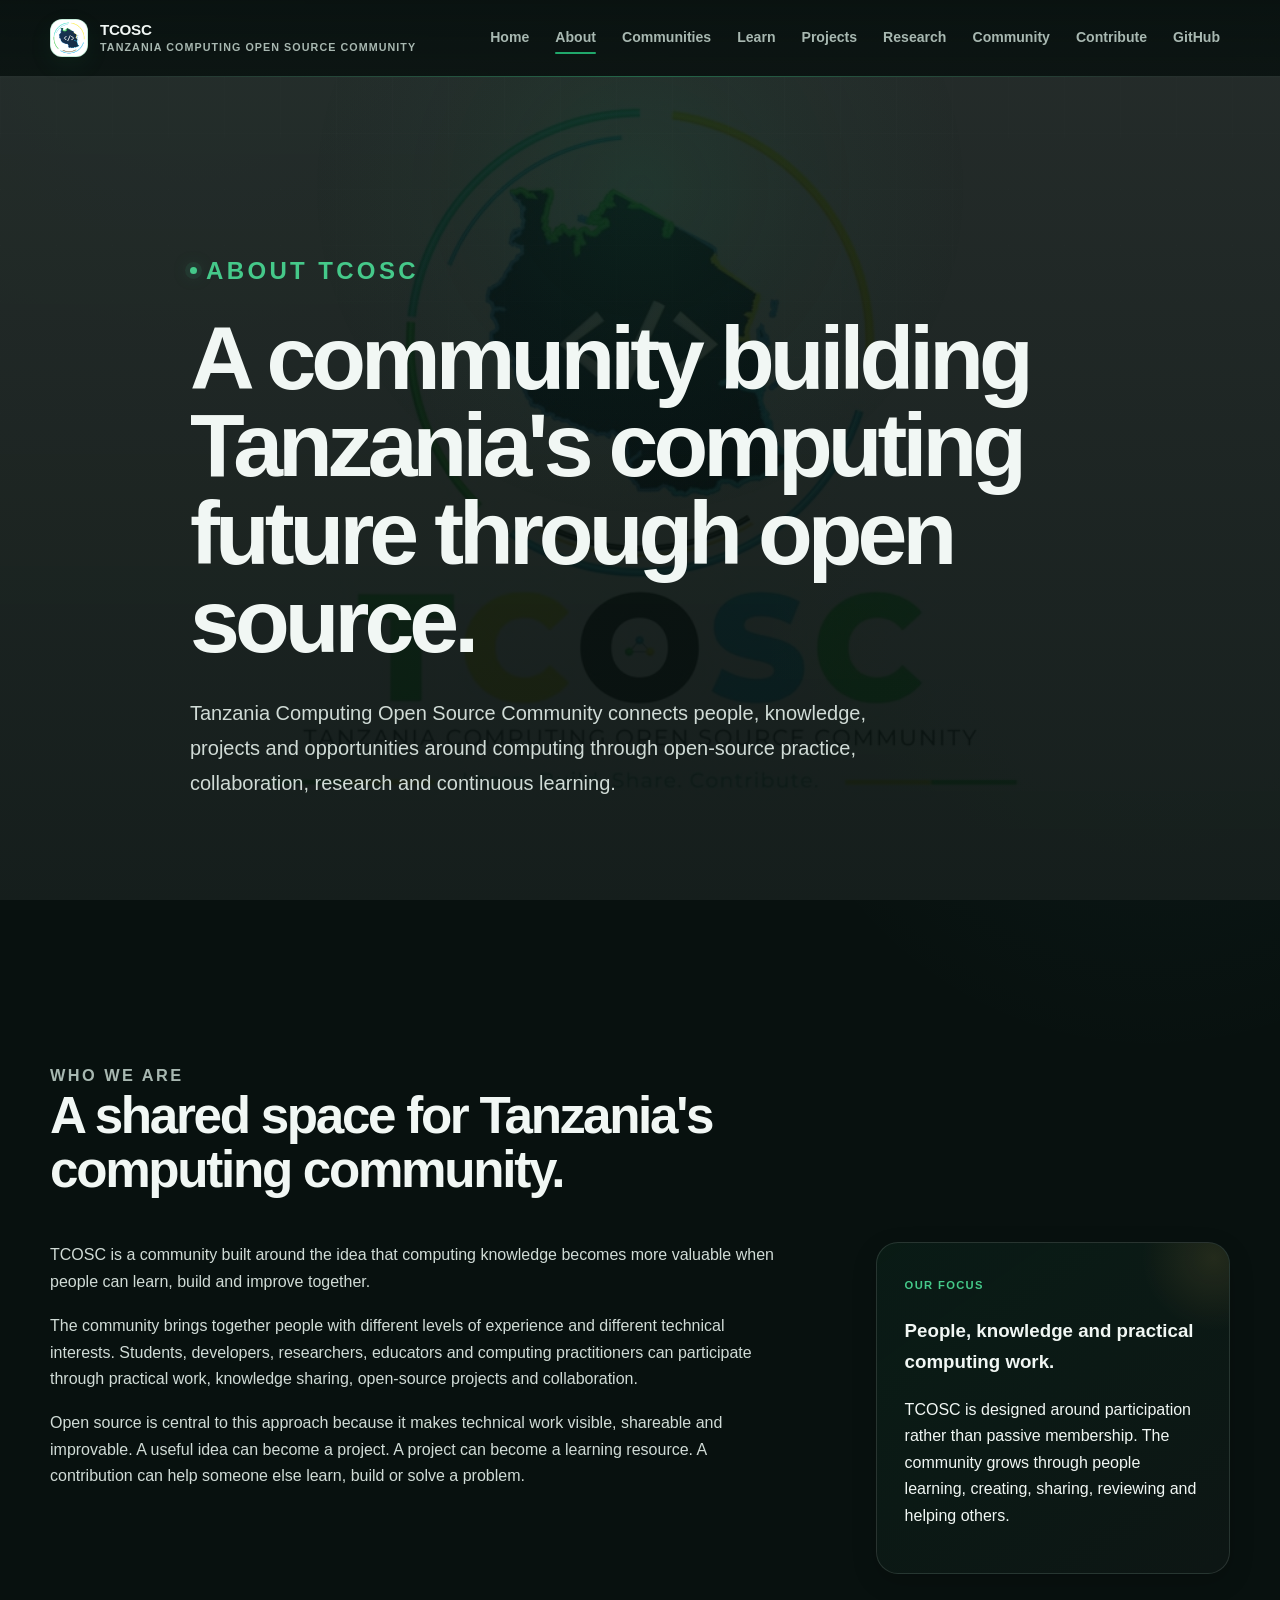
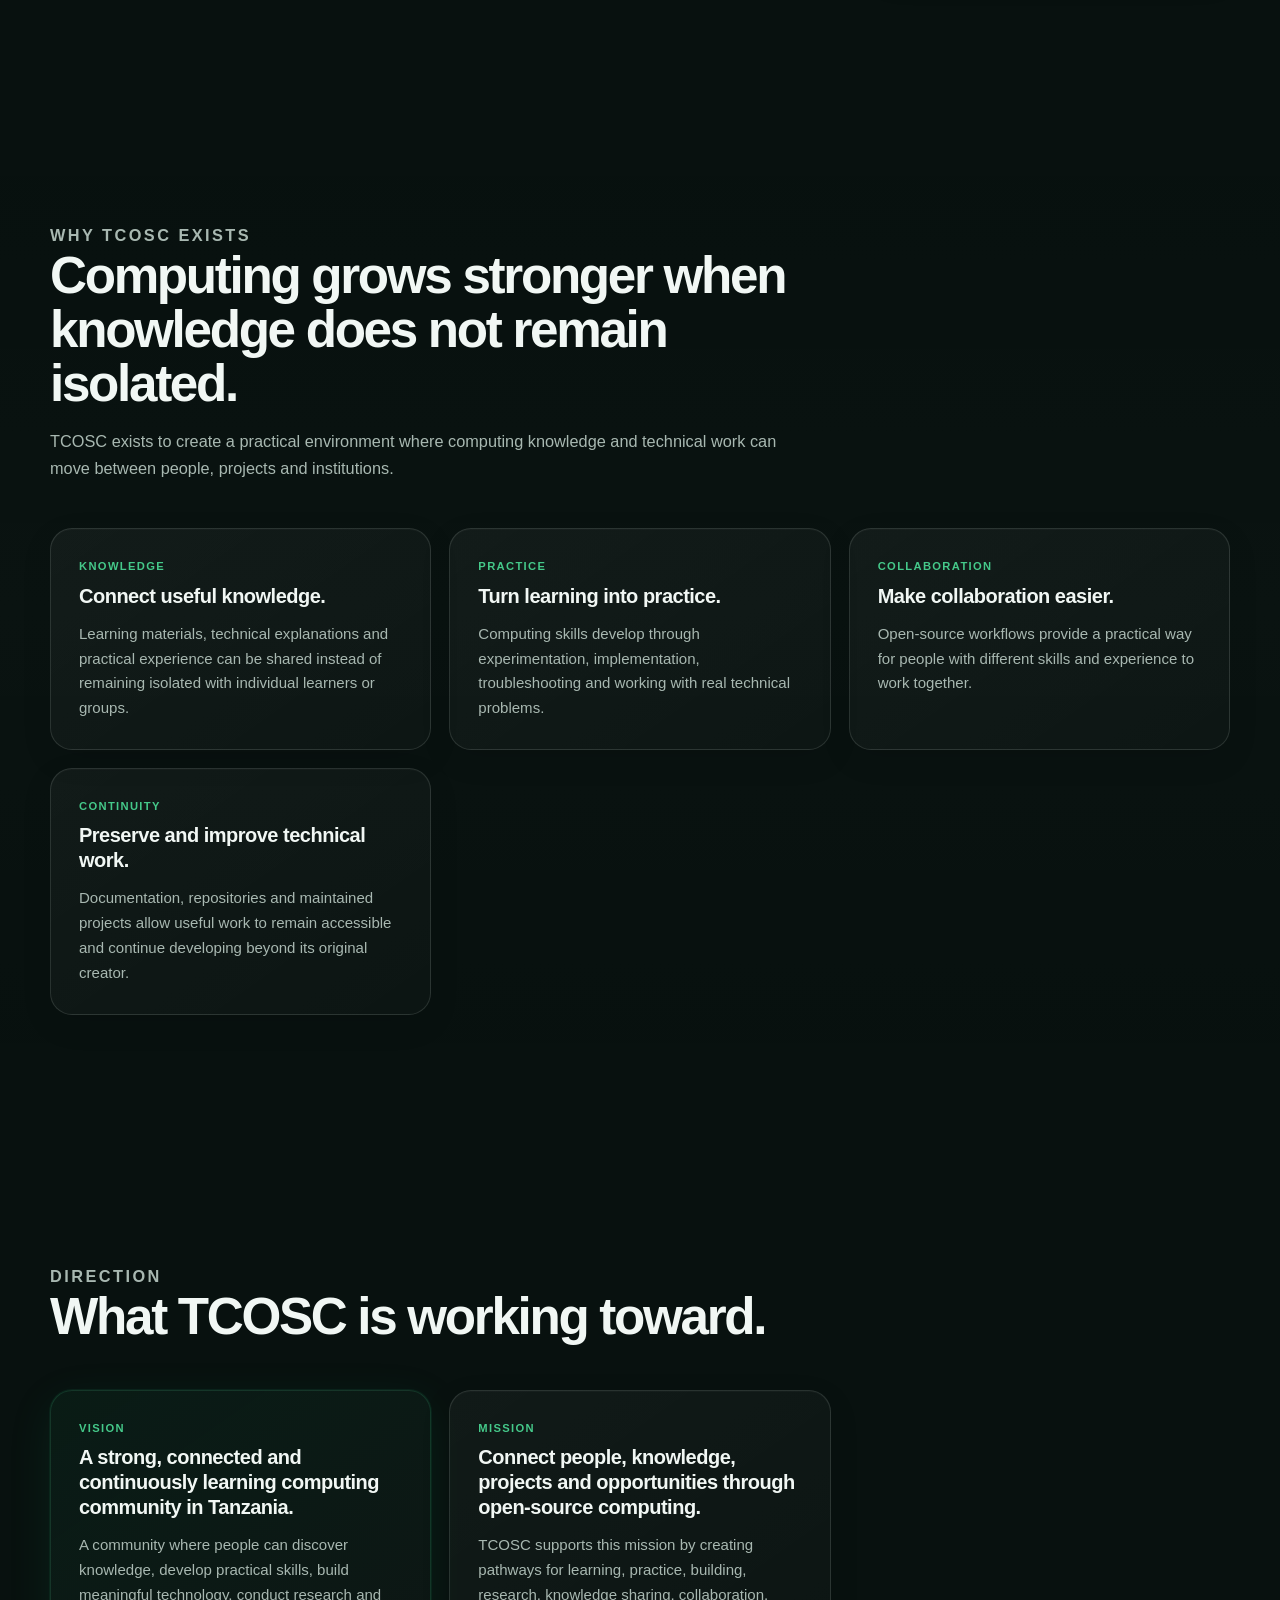
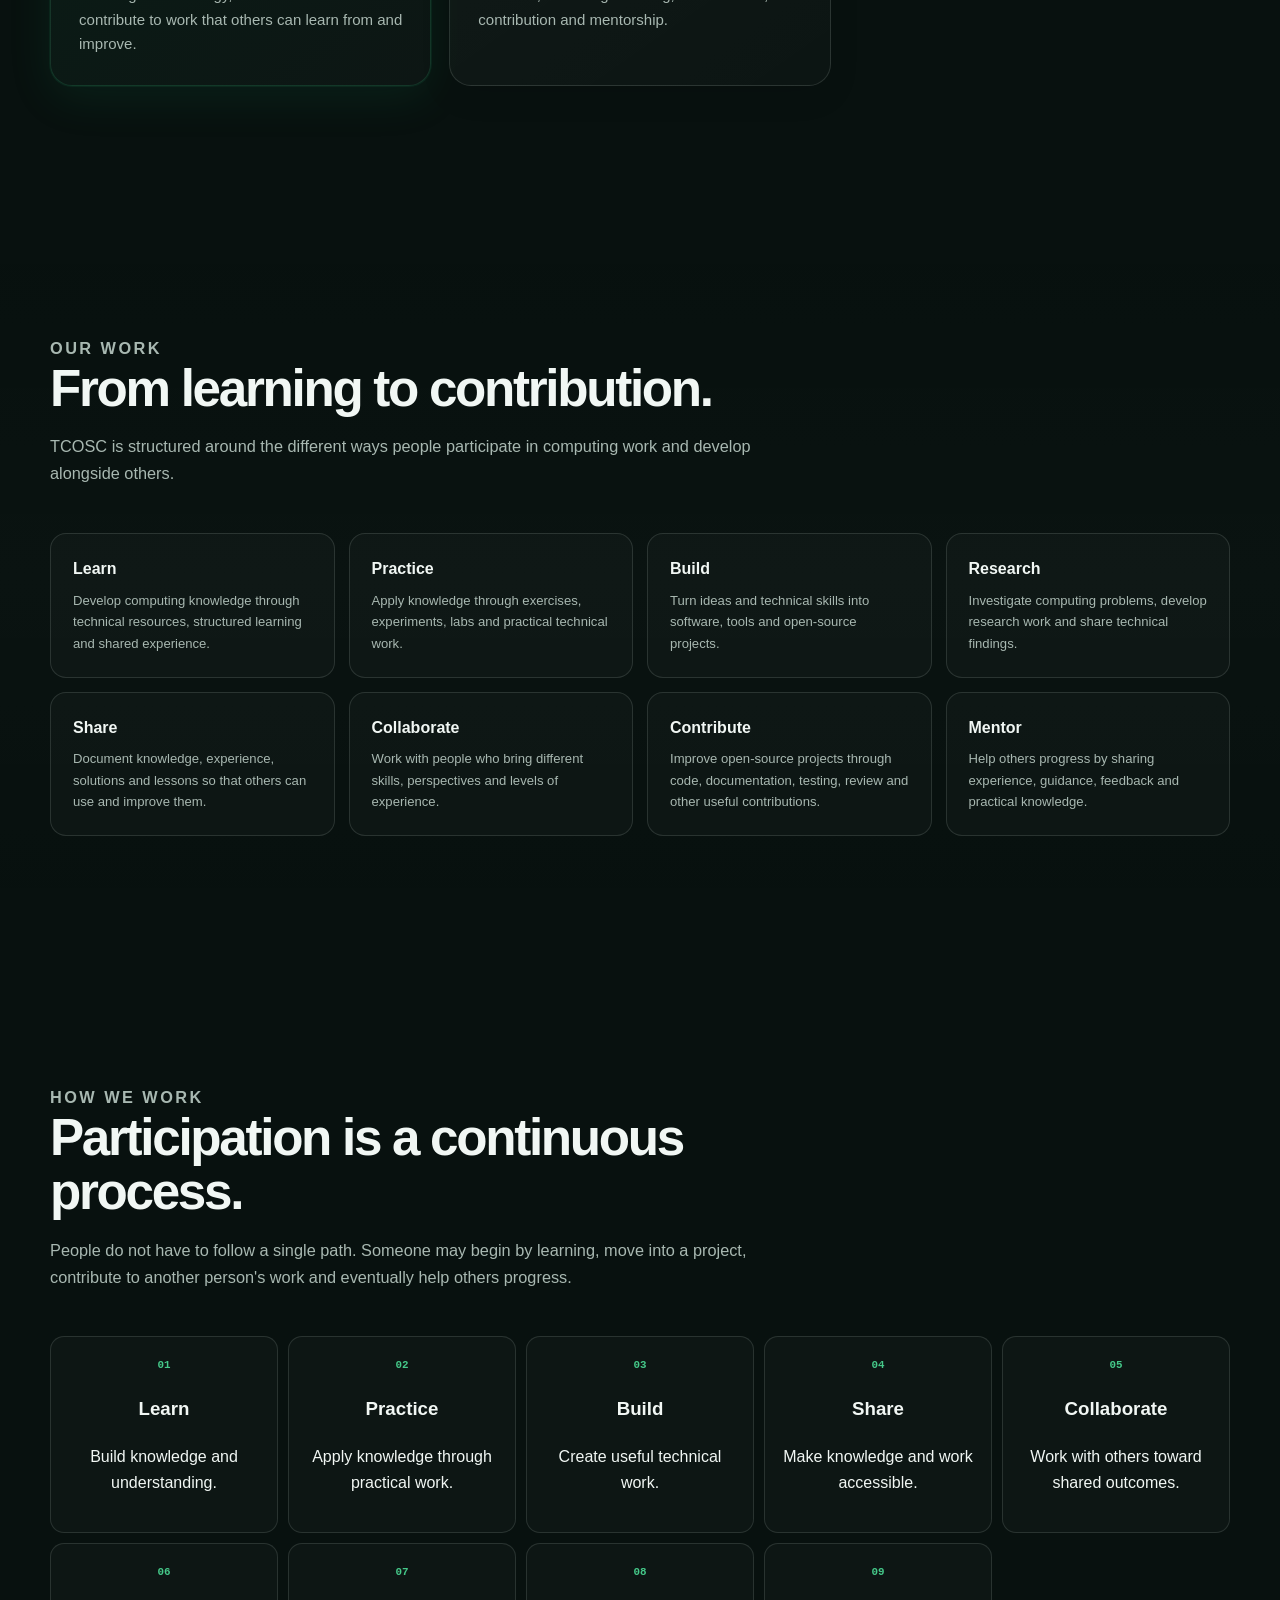
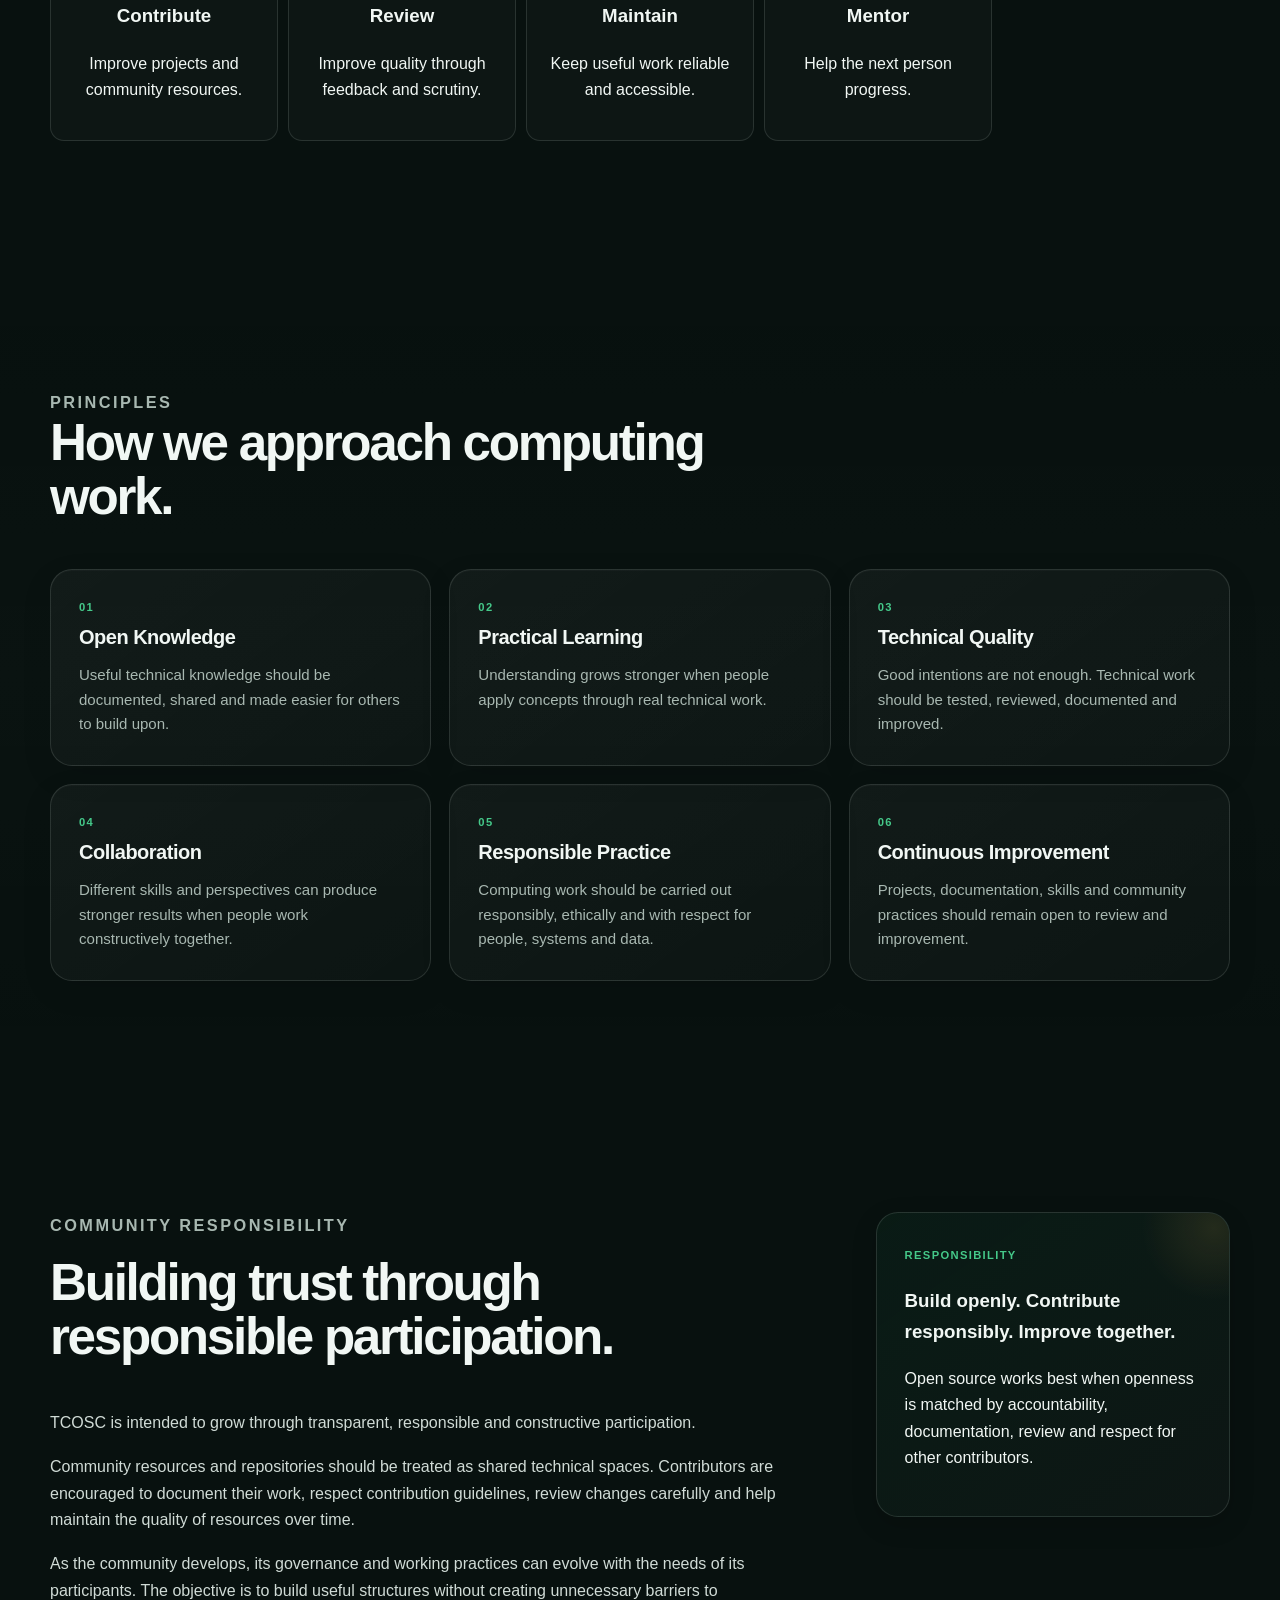
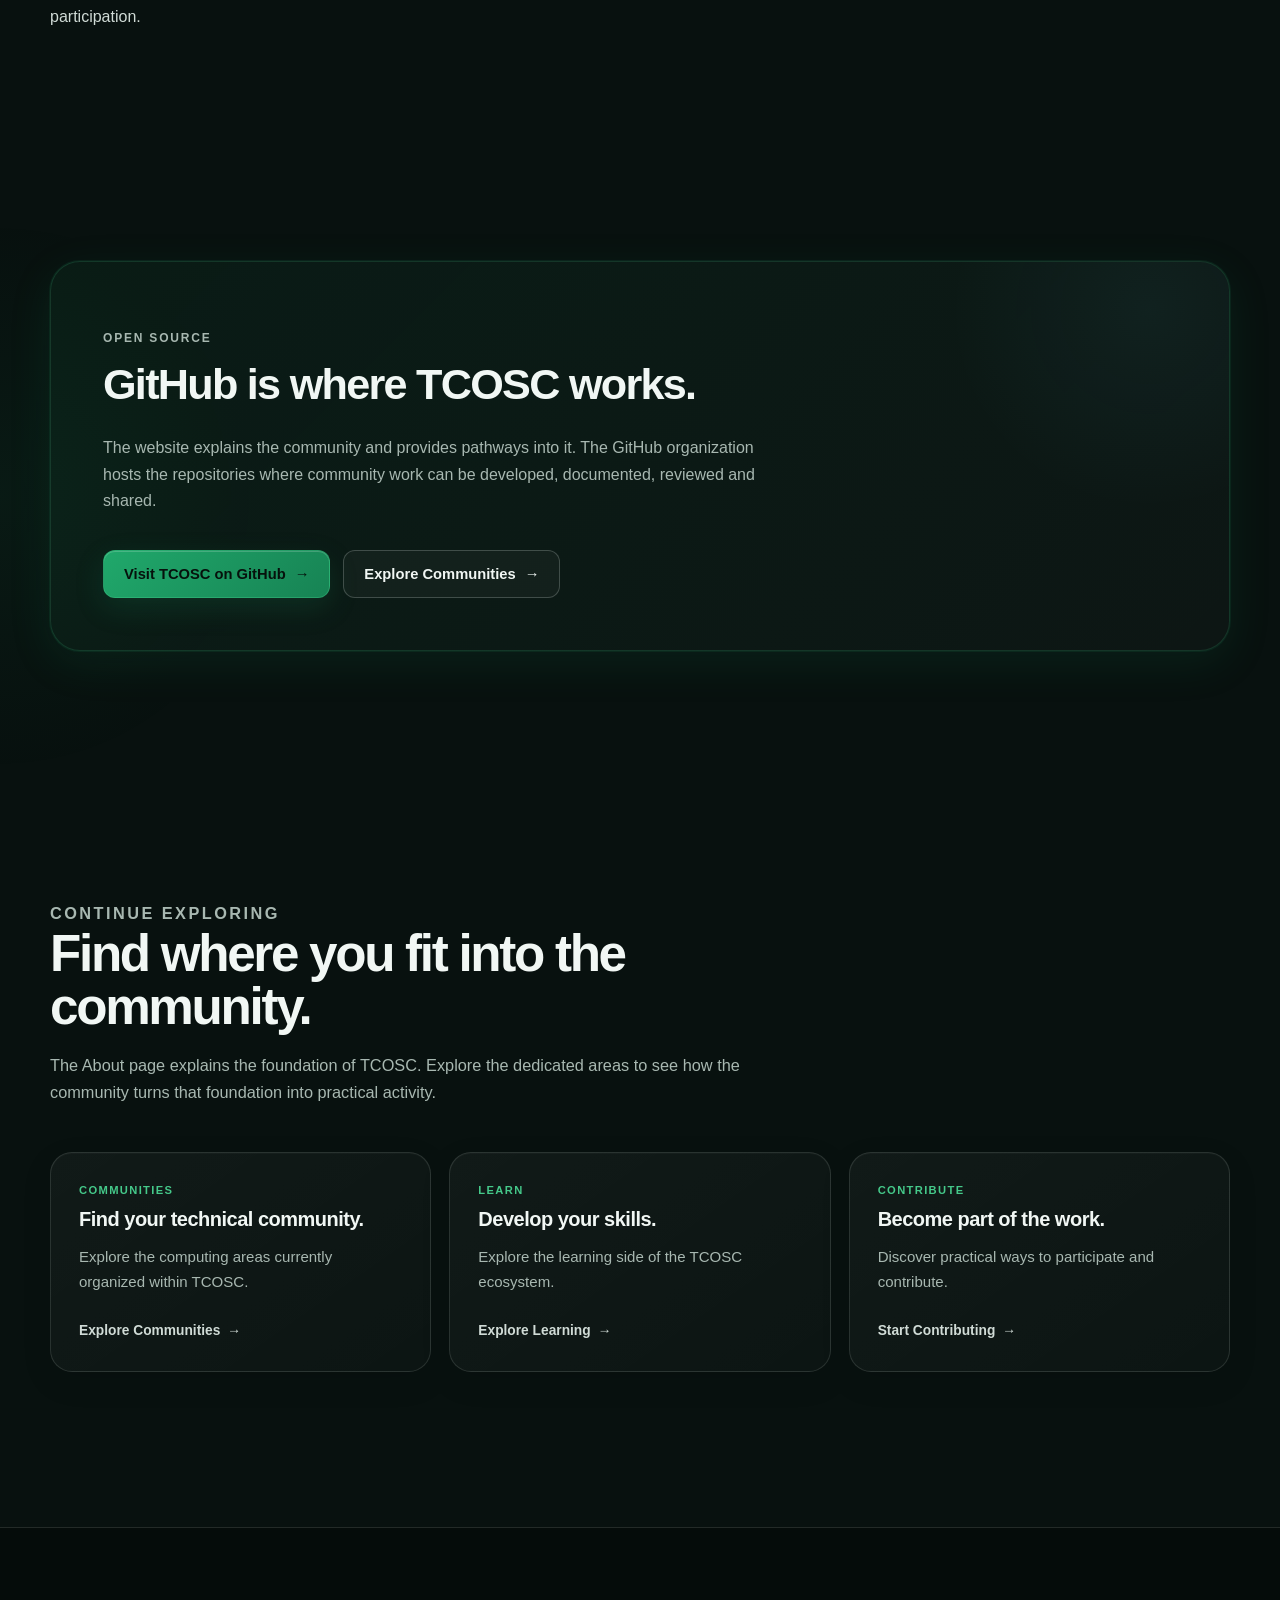
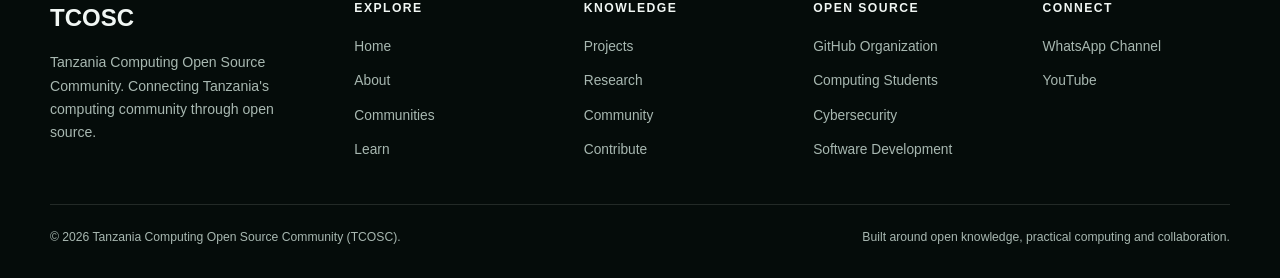
<file: about.html>
<!DOCTYPE html>
<html lang="en">
<head>
    <meta charset="UTF-8">
    <meta name="viewport" content="width=device-width, initial-scale=1.0">

    <meta
        name="description"
        content="Learn about the Tanzania Computing Open Source Community (TCOSC), why it exists, its mission, principles, and approach to open-source computing."
    >

    <meta name="theme-color" content="#08110f">

    <title>About | Tanzania Computing Open Source Community</title>

    <link
        rel="icon"
        type="image/png"
        sizes="32x32"
        href="assets/favicon-32.png"
    >

    <link
        rel="icon"
        type="image/png"
        sizes="192x192"
        href="assets/favicon-192.png"
    >

    <link
        rel="apple-touch-icon"
        sizes="180x180"
        href="assets/apple-touch-icon.png"
    >

    <link rel="stylesheet" href="styles.css">
    <script src="script.js" defer></script>
</head>

<body>


    <div
        class="page-background"
        aria-hidden="true"
    >

        <video
            class="page-background__video"
            poster="assets/tcosc-intro-poster.jpg"
            autoplay
            muted
            loop
            playsinline
            preload="auto"
        >
            <source
                src="assets/tcosc-intro.mp4"
                type="video/mp4"
            >
        </video>

    </div>


    <header class="site-header">
        <div class="container site-header__inner">

            <a class="site-brand" href="index.html" aria-label="TCOSC Home">
                <span class="site-brand__mark" aria-hidden="true">
                    <img
                        src="assets/tcosc-logo.png"
                        alt=""
                        width="38"
                        height="38"
                        decoding="async"
                    >
                </span>

                <span class="site-brand__text">
                    <span class="site-brand__name">TCOSC</span>
                    <span class="site-brand__descriptor">
                        Tanzania Computing Open Source Community
                    </span>
                </span>
            </a>

            <nav class="primary-navigation" aria-label="Primary navigation">

                <a href="index.html">Home</a>

                <a href="about.html" aria-current="page">About</a>

                <a href="communities.html">Communities</a>

                <a href="learn.html">Learn</a>

                <a href="projects.html">Projects</a>

                <a href="research.html">Research</a>

                <a href="community.html">Community</a>

                <a href="contribute.html">Contribute</a>

                <a
                    href="https://github.com/tanzania-computing-open-community"
                    target="_blank"
                    rel="noopener noreferrer"
                >
                    GitHub
                </a>

            </nav>

        </div>
    </header>


    <main>


        <section class="hero">
            <div class="container hero__content">

                <p class="hero__eyebrow">
                    About TCOSC
                </p>

                <h1>
                    A community building Tanzania's computing future through open source.
                </h1>

                <p class="hero__lead">
                    Tanzania Computing Open Source Community connects people,
                    knowledge, projects and opportunities around computing through
                    open-source practice, collaboration, research and continuous learning.
                </p>

            </div>
        </section>


        <section class="section">
            <div class="container">

                <div class="section-heading">
                    <p class="section-heading__eyebrow">
                        Who We Are
                    </p>

                    <h2>
                        A shared space for Tanzania's computing community.
                    </h2>
                </div>

                <div class="intro-grid">

                    <div class="intro-copy">

                        <p>
                            TCOSC is a community built around the idea that computing
                            knowledge becomes more valuable when people can learn,
                            build and improve together.
                        </p>

                        <p>
                            The community brings together people with different
                            levels of experience and different technical interests.
                            Students, developers, researchers, educators and computing
                            practitioners can participate through practical work,
                            knowledge sharing, open-source projects and collaboration.
                        </p>

                        <p>
                            Open source is central to this approach because it makes
                            technical work visible, shareable and improvable. A useful
                            idea can become a project. A project can become a learning
                            resource. A contribution can help someone else learn,
                            build or solve a problem.
                        </p>

                    </div>

                    <aside class="highlight-panel">

                        <span class="card__label">
                            Our Focus
                        </span>

                        <h3>
                            People, knowledge and practical computing work.
                        </h3>

                        <p>
                            TCOSC is designed around participation rather than
                            passive membership. The community grows through people
                            learning, creating, sharing, reviewing and helping others.
                        </p>

                    </aside>

                </div>

            </div>
        </section>


        <section class="section section--soft">
            <div class="container">

                <div class="section-heading">
                    <p class="section-heading__eyebrow">
                        Why TCOSC Exists
                    </p>

                    <h2>
                        Computing grows stronger when knowledge does not remain isolated.
                    </h2>

                    <p>
                        TCOSC exists to create a practical environment where
                        computing knowledge and technical work can move between
                        people, projects and institutions.
                    </p>
                </div>

                <div class="card-grid">

                    <article class="card">
                        <span class="card__label">Knowledge</span>

                        <h3>
                            Connect useful knowledge.
                        </h3>

                        <p>
                            Learning materials, technical explanations and practical
                            experience can be shared instead of remaining isolated
                            with individual learners or groups.
                        </p>
                    </article>


                    <article class="card">
                        <span class="card__label">Practice</span>

                        <h3>
                            Turn learning into practice.
                        </h3>

                        <p>
                            Computing skills develop through experimentation,
                            implementation, troubleshooting and working with real
                            technical problems.
                        </p>
                    </article>


                    <article class="card">
                        <span class="card__label">Collaboration</span>

                        <h3>
                            Make collaboration easier.
                        </h3>

                        <p>
                            Open-source workflows provide a practical way for people
                            with different skills and experience to work together.
                        </p>
                    </article>


                    <article class="card">
                        <span class="card__label">Continuity</span>

                        <h3>
                            Preserve and improve technical work.
                        </h3>

                        <p>
                            Documentation, repositories and maintained projects allow
                            useful work to remain accessible and continue developing
                            beyond its original creator.
                        </p>
                    </article>

                </div>

            </div>
        </section>


        <section class="section">
            <div class="container">

                <div class="section-heading">
                    <p class="section-heading__eyebrow">
                        Direction
                    </p>

                    <h2>
                        What TCOSC is working toward.
                    </h2>
                </div>

                <div class="card-grid">

                    <article class="card card--featured">

                        <span class="card__label">
                            Vision
                        </span>

                        <h3>
                            A strong, connected and continuously learning computing
                            community in Tanzania.
                        </h3>

                        <p>
                            A community where people can discover knowledge,
                            develop practical skills, build meaningful technology,
                            conduct research and contribute to work that others
                            can learn from and improve.
                        </p>

                    </article>


                    <article class="card">

                        <span class="card__label">
                            Mission
                        </span>

                        <h3>
                            Connect people, knowledge, projects and opportunities
                            through open-source computing.
                        </h3>

                        <p>
                            TCOSC supports this mission by creating pathways for
                            learning, practice, building, research, knowledge
                            sharing, collaboration, contribution and mentorship.
                        </p>

                    </article>

                </div>

            </div>
        </section>


        <section class="section section--soft">
            <div class="container">

                <div class="section-heading">
                    <p class="section-heading__eyebrow">
                        Our Work
                    </p>

                    <h2>
                        From learning to contribution.
                    </h2>

                    <p>
                        TCOSC is structured around the different ways people
                        participate in computing work and develop alongside others.
                    </p>
                </div>

                <div class="topic-grid">

                    <article class="topic">
                        <h3>Learn</h3>
                        <p>
                            Develop computing knowledge through technical resources,
                            structured learning and shared experience.
                        </p>
                    </article>


                    <article class="topic">
                        <h3>Practice</h3>
                        <p>
                            Apply knowledge through exercises, experiments, labs and
                            practical technical work.
                        </p>
                    </article>


                    <article class="topic">
                        <h3>Build</h3>
                        <p>
                            Turn ideas and technical skills into software, tools
                            and open-source projects.
                        </p>
                    </article>


                    <article class="topic">
                        <h3>Research</h3>
                        <p>
                            Investigate computing problems, develop research work
                            and share technical findings.
                        </p>
                    </article>


                    <article class="topic">
                        <h3>Share</h3>
                        <p>
                            Document knowledge, experience, solutions and lessons
                            so that others can use and improve them.
                        </p>
                    </article>


                    <article class="topic">
                        <h3>Collaborate</h3>
                        <p>
                            Work with people who bring different skills,
                            perspectives and levels of experience.
                        </p>
                    </article>


                    <article class="topic">
                        <h3>Contribute</h3>
                        <p>
                            Improve open-source projects through code, documentation,
                            testing, review and other useful contributions.
                        </p>
                    </article>


                    <article class="topic">
                        <h3>Mentor</h3>
                        <p>
                            Help others progress by sharing experience, guidance,
                            feedback and practical knowledge.
                        </p>
                    </article>

                </div>

            </div>
        </section>


        <section class="section">
            <div class="container">

                <div class="section-heading">
                    <p class="section-heading__eyebrow">
                        How We Work
                    </p>

                    <h2>
                        Participation is a continuous process.
                    </h2>

                    <p>
                        People do not have to follow a single path. Someone may
                        begin by learning, move into a project, contribute to
                        another person's work and eventually help others progress.
                    </p>
                </div>


                <div class="cycle">

                    <div class="cycle__grid">

                        <article class="cycle__item">
                            <span class="cycle__step">01</span>
                            <h3>Learn</h3>
                            <p>Build knowledge and understanding.</p>
                        </article>

                        <article class="cycle__item">
                            <span class="cycle__step">02</span>
                            <h3>Practice</h3>
                            <p>Apply knowledge through practical work.</p>
                        </article>

                        <article class="cycle__item">
                            <span class="cycle__step">03</span>
                            <h3>Build</h3>
                            <p>Create useful technical work.</p>
                        </article>

                        <article class="cycle__item">
                            <span class="cycle__step">04</span>
                            <h3>Share</h3>
                            <p>Make knowledge and work accessible.</p>
                        </article>

                        <article class="cycle__item">
                            <span class="cycle__step">05</span>
                            <h3>Collaborate</h3>
                            <p>Work with others toward shared outcomes.</p>
                        </article>

                        <article class="cycle__item">
                            <span class="cycle__step">06</span>
                            <h3>Contribute</h3>
                            <p>Improve projects and community resources.</p>
                        </article>

                        <article class="cycle__item">
                            <span class="cycle__step">07</span>
                            <h3>Review</h3>
                            <p>Improve quality through feedback and scrutiny.</p>
                        </article>

                        <article class="cycle__item">
                            <span class="cycle__step">08</span>
                            <h3>Maintain</h3>
                            <p>Keep useful work reliable and accessible.</p>
                        </article>

                        <article class="cycle__item">
                            <span class="cycle__step">09</span>
                            <h3>Mentor</h3>
                            <p>Help the next person progress.</p>
                        </article>

                    </div>

                </div>

            </div>
        </section>


        <section class="section section--soft">
            <div class="container">

                <div class="section-heading">
                    <p class="section-heading__eyebrow">
                        Principles
                    </p>

                    <h2>
                        How we approach computing work.
                    </h2>
                </div>


                <div class="card-grid">

                    <article class="card">
                        <span class="card__label">01</span>
                        <h3>Open Knowledge</h3>
                        <p>
                            Useful technical knowledge should be documented,
                            shared and made easier for others to build upon.
                        </p>
                    </article>


                    <article class="card">
                        <span class="card__label">02</span>
                        <h3>Practical Learning</h3>
                        <p>
                            Understanding grows stronger when people apply concepts
                            through real technical work.
                        </p>
                    </article>


                    <article class="card">
                        <span class="card__label">03</span>
                        <h3>Technical Quality</h3>
                        <p>
                            Good intentions are not enough. Technical work should
                            be tested, reviewed, documented and improved.
                        </p>
                    </article>


                    <article class="card">
                        <span class="card__label">04</span>
                        <h3>Collaboration</h3>
                        <p>
                            Different skills and perspectives can produce stronger
                            results when people work constructively together.
                        </p>
                    </article>


                    <article class="card">
                        <span class="card__label">05</span>
                        <h3>Responsible Practice</h3>
                        <p>
                            Computing work should be carried out responsibly,
                            ethically and with respect for people, systems and data.
                        </p>
                    </article>


                    <article class="card">
                        <span class="card__label">06</span>
                        <h3>Continuous Improvement</h3>
                        <p>
                            Projects, documentation, skills and community practices
                            should remain open to review and improvement.
                        </p>
                    </article>

                </div>

            </div>
        </section>


        <section class="section">
            <div class="container">

                <div class="intro-grid">

                    <div class="intro-copy">

                        <div class="section-heading">
                            <p class="section-heading__eyebrow">
                                Community Responsibility
                            </p>

                            <h2>
                                Building trust through responsible participation.
                            </h2>
                        </div>

                        <p>
                            TCOSC is intended to grow through transparent,
                            responsible and constructive participation.
                        </p>

                        <p>
                            Community resources and repositories should be treated
                            as shared technical spaces. Contributors are encouraged
                            to document their work, respect contribution guidelines,
                            review changes carefully and help maintain the quality
                            of resources over time.
                        </p>

                        <p>
                            As the community develops, its governance and working
                            practices can evolve with the needs of its participants.
                            The objective is to build useful structures without
                            creating unnecessary barriers to participation.
                        </p>

                    </div>


                    <aside class="highlight-panel">

                        <span class="card__label">
                            Responsibility
                        </span>

                        <h3>
                            Build openly. Contribute responsibly. Improve together.
                        </h3>

                        <p>
                            Open source works best when openness is matched by
                            accountability, documentation, review and respect for
                            other contributors.
                        </p>

                    </aside>

                </div>

            </div>
        </section>


        <section class="section section--featured">
            <div class="container">

                <div class="github-panel">

                    <div>
                        <p class="section-heading__eyebrow">
                            Open Source
                        </p>

                        <h2>
                            GitHub is where TCOSC works.
                        </h2>

                        <p>
                            The website explains the community and provides
                            pathways into it. The GitHub organization hosts the
                            repositories where community work can be developed,
                            documented, reviewed and shared.
                        </p>
                    </div>

                    <div class="hero__actions">

                        <a
                            class="button button--primary"
                            href="https://github.com/tanzania-computing-open-community"
                            target="_blank"
                            rel="noopener noreferrer"
                        >
                            Visit TCOSC on GitHub
                            <span class="button__arrow" aria-hidden="true">→</span>
                        </a>

                        <a
                            class="button button--secondary"
                            href="communities.html"
                        >
                            Explore Communities
                            <span class="button__arrow" aria-hidden="true">→</span>
                        </a>

                    </div>

                </div>

            </div>
        </section>


       <section class="section">
            <div class="container">

                <div class="section-heading">
                    <p class="section-heading__eyebrow">
                        Continue Exploring
                    </p>

                    <h2>
                        Find where you fit into the community.
                    </h2>

                    <p>
                        The About page explains the foundation of TCOSC.
                        Explore the dedicated areas to see how the community
                        turns that foundation into practical activity.
                    </p>
                </div>


                <div class="card-grid">

                    <article class="card">
                        <span class="card__label">Communities</span>
                        <h3>
                            Find your technical community.
                        </h3>
                        <p>
                            Explore the computing areas currently organized within TCOSC.
                        </p>
                        <a class="card__link" href="communities.html">
                            Explore Communities
                            <span aria-hidden="true">→</span>
                        </a>
                    </article>


                    <article class="card">
                        <span class="card__label">Learn</span>
                        <h3>
                            Develop your skills.
                        </h3>
                        <p>
                            Explore the learning side of the TCOSC ecosystem.
                        </p>
                        <a class="card__link" href="learn.html">
                            Explore Learning
                            <span aria-hidden="true">→</span>
                        </a>
                    </article>


                    <article class="card">
                        <span class="card__label">Contribute</span>
                        <h3>
                            Become part of the work.
                        </h3>
                        <p>
                            Discover practical ways to participate and contribute.
                        </p>
                        <a class="card__link" href="contribute.html">
                            Start Contributing
                            <span aria-hidden="true">→</span>
                        </a>
                    </article>

                </div>

            </div>
        </section>

    </main>


    <footer class="site-footer">
        <div class="container site-footer__inner">

            <div>

                <h2>
                    TCOSC
                </h2>

                <p>
                    Tanzania Computing Open Source Community.
                    Connecting Tanzania's computing community
                    through open source.
                </p>

            </div>


             <div>

                <h3>
                    Explore
                </h3>

                <ul>

                    <li>
                        <a href="index.html">
                            Home
                        </a>
                    </li>

                    <li>
                        <a href="about.html">
                            About
                        </a>
                    </li>

                    <li>
                        <a href="communities.html">
                            Communities
                        </a>
                    </li>

                    <li>
                        <a href="learn.html">
                            Learn
                        </a>
                    </li>

                </ul>

            </div>


            <div>

                <h3>
                    Knowledge
                </h3>

                <ul>

                    <li>
                        <a href="projects.html">
                            Projects
                        </a>
                    </li>

                    <li>
                        <a href="research.html">
                            Research
                        </a>
                    </li>

                    <li>
                        <a href="community.html">
                            Community
                        </a>
                    </li>

                    <li>
                        <a href="contribute.html">
                            Contribute
                        </a>
                    </li>

                </ul>

            </div>


            <div>

                <h3>
                    Open Source
                </h3>

                <ul>

                    <li>
                        <a
                            href="https://github.com/tanzania-computing-open-community"
                            target="_blank"
                            rel="noopener noreferrer"
                        >
                            GitHub Organization
                        </a>
                    </li>

                    <li>
                        <a
                            href="https://github.com/tanzania-computing-open-community/tanzania-computing-students"
                            target="_blank"
                            rel="noopener noreferrer"
                        >
                            Computing Students
                        </a>
                    </li>

                    <li>
                        <a
                            href="https://github.com/tanzania-computing-open-community/tanzania-cybersecurity"
                            target="_blank"
                            rel="noopener noreferrer"
                        >
                            Cybersecurity
                        </a>
                    </li>

                    <li>
                        <a
                            href="https://github.com/tanzania-computing-open-community/tanzania-software-development"
                            target="_blank"
                            rel="noopener noreferrer"
                        >
                            Software Development
                        </a>
                    </li>

                </ul>

            </div>

            <div>

                <h3>
                    Connect
                </h3>

                <ul>

                    <li>
                        <a
                            href="https://whatsapp.com/channel/0029VbEFpmq3WHTeCVn0MK2S"
                            target="_blank"
                            rel="noopener noreferrer"
                        >
                            WhatsApp Channel
                        </a>
                    </li>

                    <li>
                        <a
                            href="https://www.youtube.com/@TCOSCOfficial"
                            target="_blank"
                            rel="noopener noreferrer"
                        >
                            YouTube
                        </a>
                    </li>

                </ul>

            </div>

        </div>


        <div class="container site-footer__bottom">

            <p>
                © 2026 Tanzania Computing Open Source Community (TCOSC).
            </p>

            <p>
                Built around open knowledge, practical computing and collaboration.
            </p>

        </div>

    </footer>

</body>
</html>
</file>
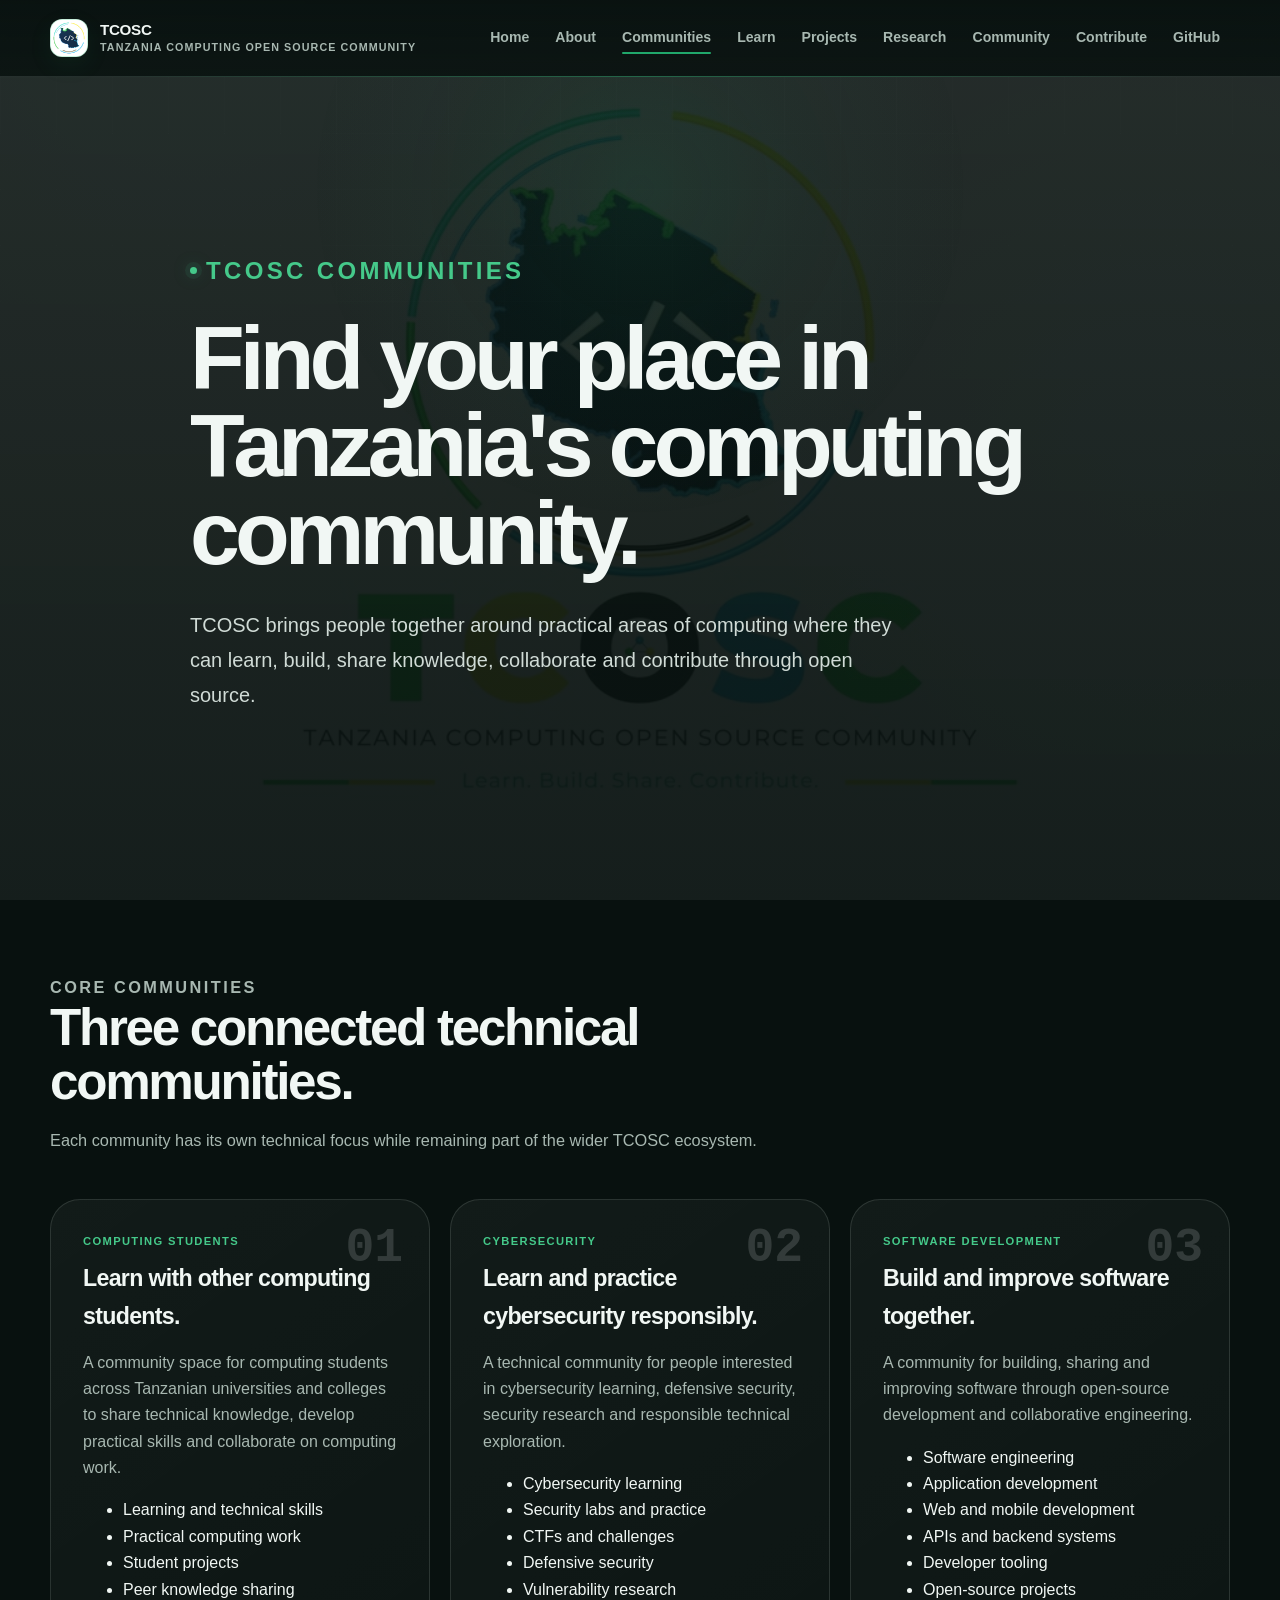
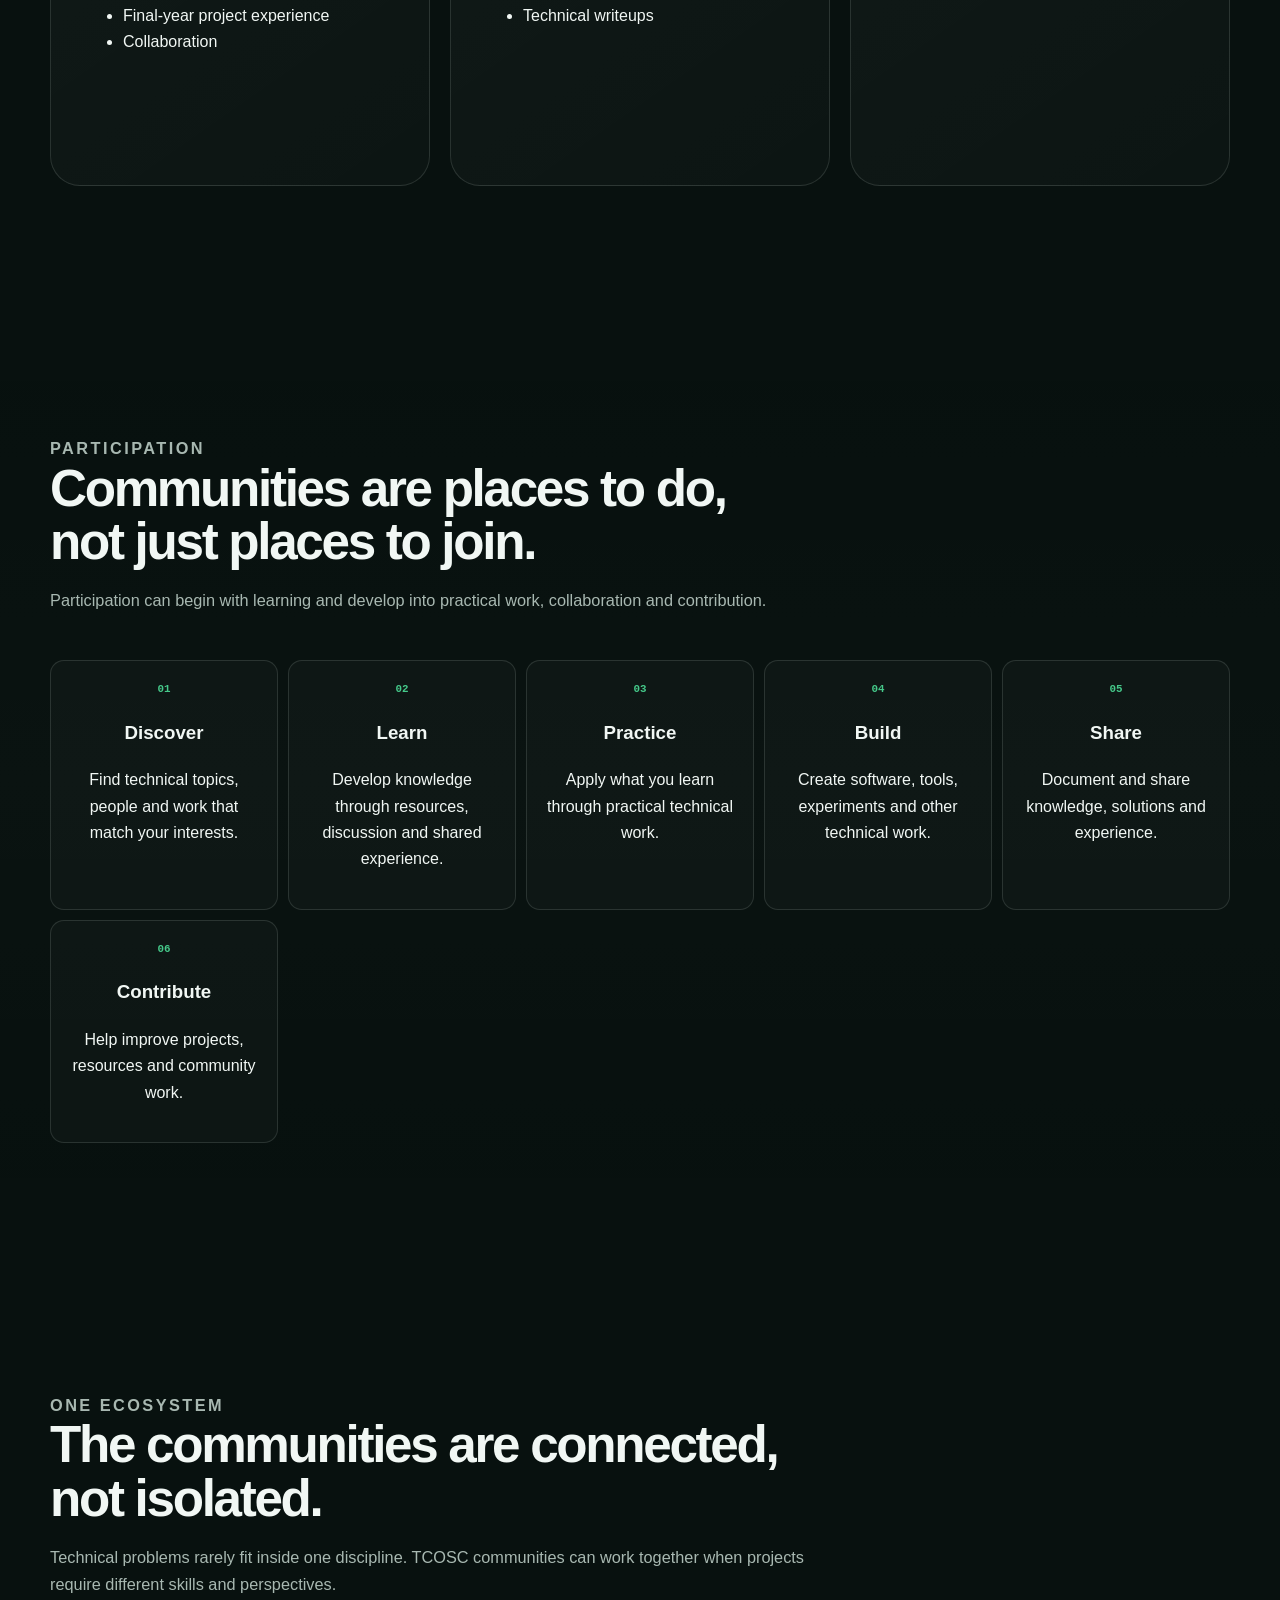
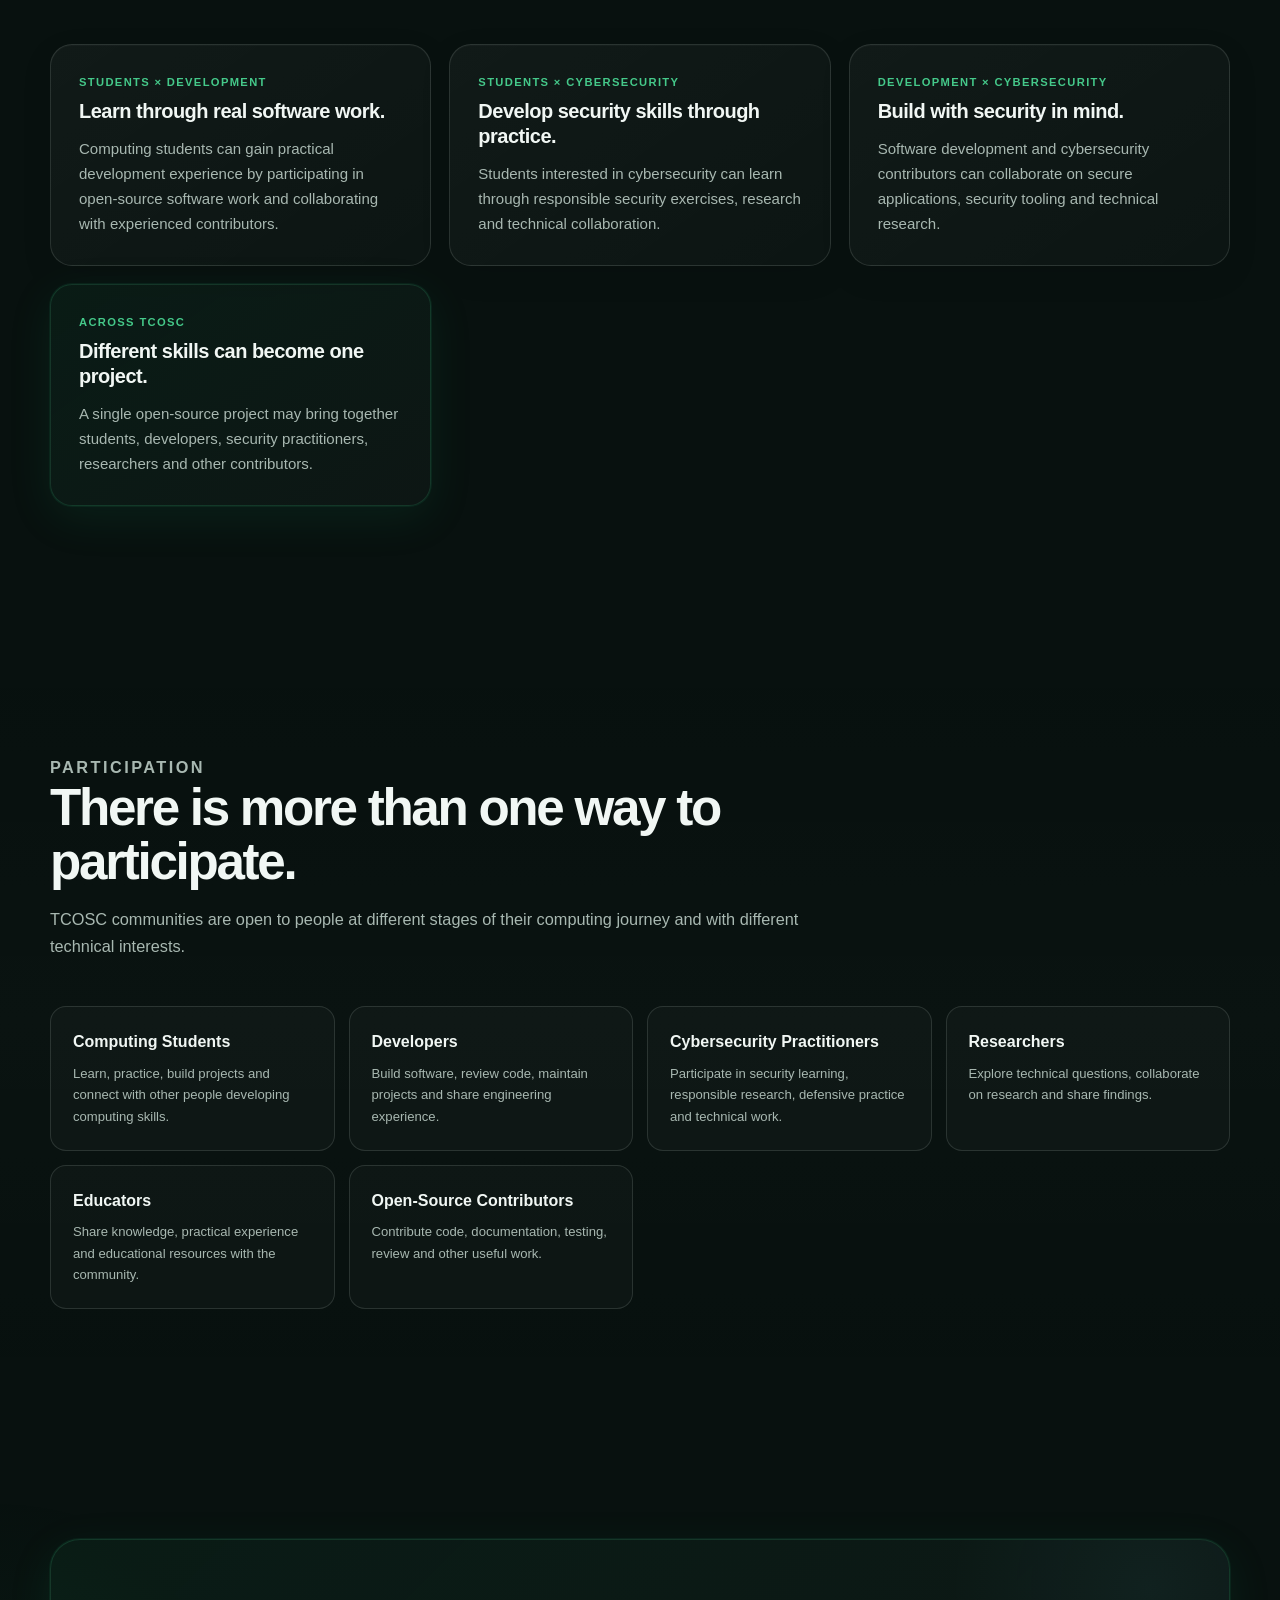
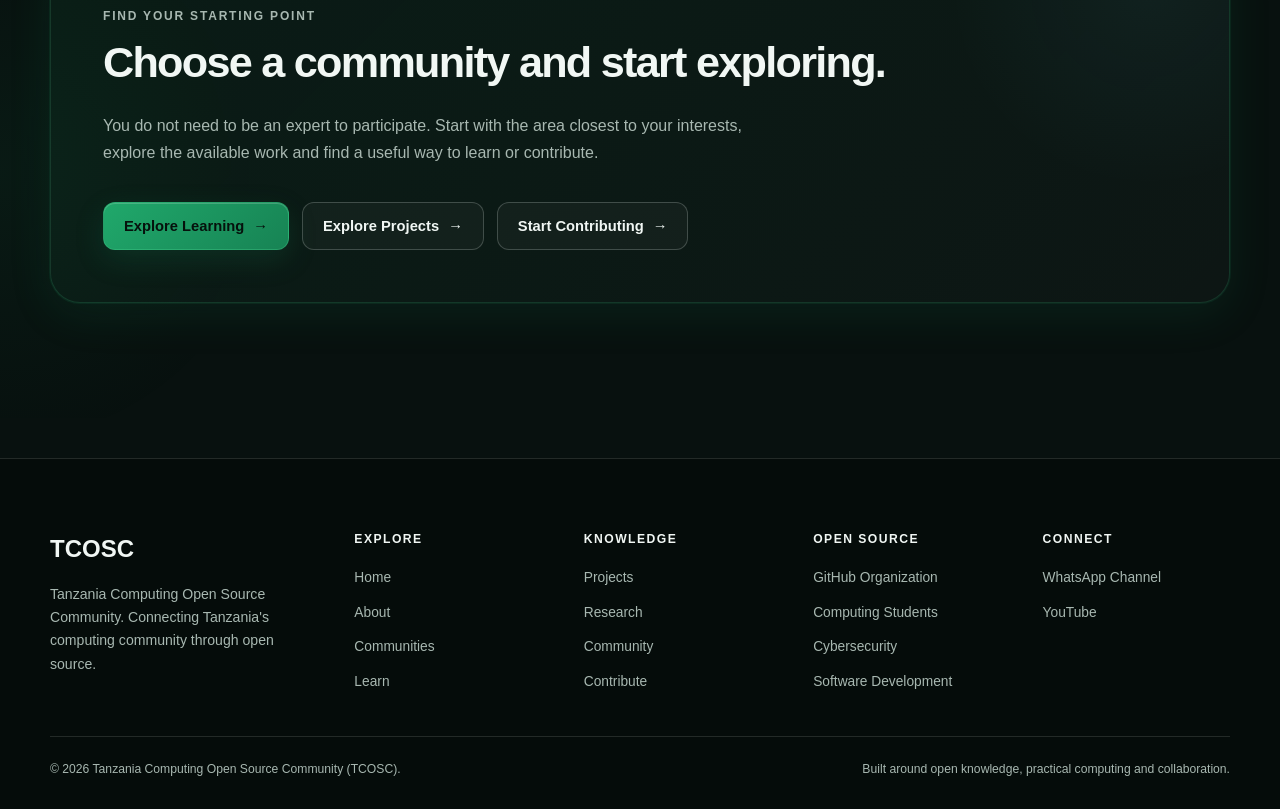
<file: communities.html>
<!DOCTYPE html>
<html lang="en">
<head>
    <meta charset="UTF-8">
    <meta name="viewport" content="width=device-width, initial-scale=1.0">

    <meta
        name="description"
        content="Explore the communities of the Tanzania Computing Open Source Community, including Computing Students, Cybersecurity, and Software Development."
    >

    <meta name="theme-color" content="#08110f">

    <title>Communities | Tanzania Computing Open Source Community</title>

    <link
        rel="icon"
        type="image/png"
        sizes="32x32"
        href="assets/favicon-32.png"
    >

    <link
        rel="icon"
        type="image/png"
        sizes="192x192"
        href="assets/favicon-192.png"
    >

    <link
        rel="apple-touch-icon"
        sizes="180x180"
        href="assets/apple-touch-icon.png"
    >

    <link rel="stylesheet" href="styles.css">
    <script src="script.js" defer></script>
</head>

<body>


    <div
        class="page-background"
        aria-hidden="true"
    >

        <video
            class="page-background__video"
            poster="assets/tcosc-intro-poster.jpg"
            autoplay
            muted
            loop
            playsinline
            preload="auto"
        >
            <source
                src="assets/tcosc-intro.mp4"
                type="video/mp4"
            >
        </video>

    </div>


    <header class="site-header">
        <div class="container site-header__inner">

            <a class="site-brand" href="index.html" aria-label="TCOSC Home">

                <span class="site-brand__mark" aria-hidden="true">
                    <img
                        src="assets/tcosc-logo.png"
                        alt=""
                        width="38"
                        height="38"
                        decoding="async"
                    >
                </span>

                <span class="site-brand__text">

                    <span class="site-brand__name">
                        TCOSC
                    </span>

                    <span class="site-brand__descriptor">
                        Tanzania Computing Open Source Community
                    </span>

                </span>

            </a>


            <nav class="primary-navigation" aria-label="Primary navigation">

                <a href="index.html">
                    Home
                </a>

                <a href="about.html">
                    About
                </a>

                <a href="communities.html" aria-current="page">
                    Communities
                </a>

                <a href="learn.html">
                    Learn
                </a>

                <a href="projects.html">
                    Projects
                </a>

                <a href="research.html">
                    Research
                </a>

                <a href="community.html">
                    Community
                </a>

                <a href="contribute.html">
                    Contribute
                </a>

                <a
                    href="https://github.com/tanzania-computing-open-community"
                    target="_blank"
                    rel="noopener noreferrer"
                >
                    GitHub
                </a>

            </nav>

        </div>
    </header>


    <main>


        <section class="hero">

            <div class="container hero__content">

                <p class="hero__eyebrow">
                    TCOSC Communities
                </p>

                <h1>
                    Find your place in Tanzania's computing community.
                </h1>

                <p class="hero__lead">
                    TCOSC brings people together around practical areas of
                    computing where they can learn, build, share knowledge,
                    collaborate and contribute through open source.
                </p>

            </div>

        </section>


        <section class="section">
            <div class="container">

                <div class="section-heading">

                    <p class="section-heading__eyebrow">
                        Core Communities
                    </p>

                    <h2>
                        Three connected technical communities.
                    </h2>

                    <p>
                        Each community has its own technical focus while
                        remaining part of the wider TCOSC ecosystem.
                    </p>

                </div>


                <div class="community-grid">


                    <article class="community-card">

                        <span class="community-card__number">
                            01
                        </span>

                        <div class="community-card__content">

                            <span class="card__label">
                                Computing Students
                            </span>

                            <h3>
                                Learn with other computing students.
                            </h3>

                            <p>
                                A community space for computing students across
                                Tanzanian universities and colleges to share
                                technical knowledge, develop practical skills
                                and collaborate on computing work.
                            </p>

                            <ul>
                                <li>
                                    Learning and technical skills
                                </li>

                                <li>
                                    Practical computing work
                                </li>

                                <li>
                                    Student projects
                                </li>

                                <li>
                                    Peer knowledge sharing
                                </li>

                                <li>
                                    Final-year project experience
                                </li>

                                <li>
                                    Collaboration
                                </li>
                            </ul>

                        </div>


                        <div class="community-card__footer">

                            <a
                                class="card__link"
                                href="https://github.com/tanzania-computing-open-community/tanzania-computing-students"
                                target="_blank"
                                rel="noopener noreferrer"
                            >
                                Explore Computing Students
                                <span aria-hidden="true">→</span>
                            </a>

                        </div>

                    </article>


                    <article class="community-card">

                        <span class="community-card__number">
                            02
                        </span>

                        <div class="community-card__content">

                            <span class="card__label">
                                Cybersecurity
                            </span>

                            <h3>
                                Learn and practice cybersecurity responsibly.
                            </h3>

                            <p>
                                A technical community for people interested in
                                cybersecurity learning, defensive security,
                                security research and responsible technical
                                exploration.
                            </p>

                            <ul>
                                <li>
                                    Cybersecurity learning
                                </li>

                                <li>
                                    Security labs and practice
                                </li>

                                <li>
                                    CTFs and challenges
                                </li>

                                <li>
                                    Defensive security
                                </li>

                                <li>
                                    Vulnerability research
                                </li>

                                <li>
                                    Technical writeups
                                </li>
                            </ul>

                        </div>


                        <div class="community-card__footer">

                            <a
                                class="card__link"
                                href="https://github.com/tanzania-computing-open-community/tanzania-cybersecurity"
                                target="_blank"
                                rel="noopener noreferrer"
                            >
                                Explore Cybersecurity
                                <span aria-hidden="true">→</span>
                            </a>

                        </div>

                    </article>


                    <article class="community-card">

                        <span class="community-card__number">
                            03
                        </span>

                        <div class="community-card__content">

                            <span class="card__label">
                                Software Development
                            </span>

                            <h3>
                                Build and improve software together.
                            </h3>

                            <p>
                                A community for building, sharing and improving
                                software through open-source development and
                                collaborative engineering.
                            </p>

                            <ul>
                                <li>
                                    Software engineering
                                </li>

                                <li>
                                    Application development
                                </li>

                                <li>
                                    Web and mobile development
                                </li>

                                <li>
                                    APIs and backend systems
                                </li>

                                <li>
                                    Developer tooling
                                </li>

                                <li>
                                    Open-source projects
                                </li>
                            </ul>

                        </div>


                        <div class="community-card__footer">

                            <a
                                class="card__link"
                                href="https://github.com/tanzania-computing-open-community/tanzania-software-development"
                                target="_blank"
                                rel="noopener noreferrer"
                            >
                                Explore Software Development
                                <span aria-hidden="true">→</span>
                            </a>

                        </div>

                    </article>

                </div>

            </div>

        </section>


        <section class="section section--soft">
            <div class="container">

                <div class="section-heading">

                    <p class="section-heading__eyebrow">
                        Participation
                    </p>

                    <h2>
                        Communities are places to do, not just places to join.
                    </h2>

                    <p>
                        Participation can begin with learning and develop into
                        practical work, collaboration and contribution.
                    </p>

                </div>


                <div class="cycle">

                    <div class="cycle__grid">

                        <article class="cycle__item">

                            <span class="cycle__step">
                                01
                            </span>

                            <h3>
                                Discover
                            </h3>

                            <p>
                                Find technical topics, people and work that
                                match your interests.
                            </p>

                        </article>


                        <article class="cycle__item">

                            <span class="cycle__step">
                                02
                            </span>

                            <h3>
                                Learn
                            </h3>

                            <p>
                                Develop knowledge through resources,
                                discussion and shared experience.
                            </p>

                        </article>


                        <article class="cycle__item">

                            <span class="cycle__step">
                                03
                            </span>

                            <h3>
                                Practice
                            </h3>

                            <p>
                                Apply what you learn through practical
                                technical work.
                            </p>

                        </article>


                        <article class="cycle__item">

                            <span class="cycle__step">
                                04
                            </span>

                            <h3>
                                Build
                            </h3>

                            <p>
                                Create software, tools, experiments and
                                other technical work.
                            </p>

                        </article>


                        <article class="cycle__item">

                            <span class="cycle__step">
                                05
                            </span>

                            <h3>
                                Share
                            </h3>

                            <p>
                                Document and share knowledge, solutions
                                and experience.
                            </p>

                        </article>


                        <article class="cycle__item">

                            <span class="cycle__step">
                                06
                            </span>

                            <h3>
                                Contribute
                            </h3>

                            <p>
                                Help improve projects, resources and
                                community work.
                            </p>

                        </article>

                    </div>

                </div>

            </div>

        </section>


        <section class="section">
            <div class="container">

                <div class="section-heading">

                    <p class="section-heading__eyebrow">
                        One Ecosystem
                    </p>

                    <h2>
                        The communities are connected, not isolated.
                    </h2>

                    <p>
                        Technical problems rarely fit inside one discipline.
                        TCOSC communities can work together when projects
                        require different skills and perspectives.
                    </p>

                </div>


                <div class="card-grid">

                    <article class="card">

                        <span class="card__label">
                            Students × Development
                        </span>

                        <h3>
                            Learn through real software work.
                        </h3>

                        <p>
                            Computing students can gain practical development
                            experience by participating in open-source software
                            work and collaborating with experienced contributors.
                        </p>

                    </article>


                    <article class="card">

                        <span class="card__label">
                            Students × Cybersecurity
                        </span>

                        <h3>
                            Develop security skills through practice.
                        </h3>

                        <p>
                            Students interested in cybersecurity can learn through
                            responsible security exercises, research and technical
                            collaboration.
                        </p>

                    </article>


                    <article class="card">

                        <span class="card__label">
                            Development × Cybersecurity
                        </span>

                        <h3>
                            Build with security in mind.
                        </h3>

                        <p>
                            Software development and cybersecurity contributors
                            can collaborate on secure applications, security
                            tooling and technical research.
                        </p>

                    </article>


                    <article class="card card--featured">

                        <span class="card__label">
                            Across TCOSC
                        </span>

                        <h3>
                            Different skills can become one project.
                        </h3>

                        <p>
                            A single open-source project may bring together
                            students, developers, security practitioners,
                            researchers and other contributors.
                        </p>

                    </article>

                </div>

            </div>

        </section>


        <section class="section section--soft">
            <div class="container">

                <div class="section-heading">

                    <p class="section-heading__eyebrow">
                        Participation
                    </p>

                    <h2>
                        There is more than one way to participate.
                    </h2>

                    <p>
                        TCOSC communities are open to people at different
                        stages of their computing journey and with different
                        technical interests.
                    </p>

                </div>


                <div class="topic-grid">

                    <article class="topic">

                        <h3>
                            Computing Students
                        </h3>

                        <p>
                            Learn, practice, build projects and connect with
                            other people developing computing skills.
                        </p>

                    </article>


                    <article class="topic">

                        <h3>
                            Developers
                        </h3>

                        <p>
                            Build software, review code, maintain projects
                            and share engineering experience.
                        </p>

                    </article>


                    <article class="topic">

                        <h3>
                            Cybersecurity Practitioners
                        </h3>

                        <p>
                            Participate in security learning, responsible
                            research, defensive practice and technical work.
                        </p>

                    </article>


                    <article class="topic">

                        <h3>
                            Researchers
                        </h3>

                        <p>
                            Explore technical questions, collaborate on
                            research and share findings.
                        </p>

                    </article>


                    <article class="topic">

                        <h3>
                            Educators
                        </h3>

                        <p>
                            Share knowledge, practical experience and
                            educational resources with the community.
                        </p>

                    </article>


                    <article class="topic">

                        <h3>
                            Open-Source Contributors
                        </h3>

                        <p>
                            Contribute code, documentation, testing, review
                            and other useful work.
                        </p>

                    </article>

                </div>

            </div>

        </section>


        <section class="section section--featured">
            <div class="container">

                <div class="github-panel">

                    <div>

                        <p class="section-heading__eyebrow">
                            Find Your Starting Point
                        </p>

                        <h2>
                            Choose a community and start exploring.
                        </h2>

                        <p>
                            You do not need to be an expert to participate.
                            Start with the area closest to your interests,
                            explore the available work and find a useful
                            way to learn or contribute.
                        </p>

                    </div>


                    <div class="hero__actions">

                        <a
                            class="button button--primary"
                            href="learn.html"
                        >
                            Explore Learning
                            <span class="button__arrow" aria-hidden="true">
                                →
                            </span>
                        </a>


                        <a
                            class="button button--secondary"
                            href="projects.html"
                        >
                            Explore Projects
                            <span class="button__arrow" aria-hidden="true">
                                →
                            </span>
                        </a>


                        <a
                            class="button button--secondary"
                            href="contribute.html"
                        >
                            Start Contributing
                            <span class="button__arrow" aria-hidden="true">
                                →
                            </span>
                        </a>

                    </div>

                </div>

            </div>

        </section>

    </main>


    <footer class="site-footer">
        <div class="container site-footer__inner">

             <div>

                <h2>
                    TCOSC
                </h2>

                <p>
                    Tanzania Computing Open Source Community.
                    Connecting Tanzania's computing community
                    through open source.
                </p>

            </div>

             <div>

                <h3>
                    Explore
                </h3>

                <ul>

                    <li>
                        <a href="index.html">
                            Home
                        </a>
                    </li>

                    <li>
                        <a href="about.html">
                            About
                        </a>
                    </li>

                    <li>
                        <a href="communities.html">
                            Communities
                        </a>
                    </li>

                    <li>
                        <a href="learn.html">
                            Learn
                        </a>
                    </li>

                </ul>

            </div>


            <div>

                <h3>
                    Knowledge
                </h3>

                <ul>

                    <li>
                        <a href="projects.html">
                            Projects
                        </a>
                    </li>

                    <li>
                        <a href="research.html">
                            Research
                        </a>
                    </li>

                    <li>
                        <a href="community.html">
                            Community
                        </a>
                    </li>

                    <li>
                        <a href="contribute.html">
                            Contribute
                        </a>
                    </li>

                </ul>

            </div>


          <div>

                <h3>
                    Open Source
                </h3>

                <ul>

                    <li>
                        <a
                            href="https://github.com/tanzania-computing-open-community"
                            target="_blank"
                            rel="noopener noreferrer"
                        >
                            GitHub Organization
                        </a>
                    </li>

                    <li>
                        <a
                            href="https://github.com/tanzania-computing-open-community/tanzania-computing-students"
                            target="_blank"
                            rel="noopener noreferrer"
                        >
                            Computing Students
                        </a>
                    </li>

                    <li>
                        <a
                            href="https://github.com/tanzania-computing-open-community/tanzania-cybersecurity"
                            target="_blank"
                            rel="noopener noreferrer"
                        >
                            Cybersecurity
                        </a>
                    </li>

                    <li>
                        <a
                            href="https://github.com/tanzania-computing-open-community/tanzania-software-development"
                            target="_blank"
                            rel="noopener noreferrer"
                        >
                            Software Development
                        </a>
                    </li>

                </ul>

            </div>

            <div>

                <h3>
                    Connect
                </h3>

                <ul>

                    <li>
                        <a
                            href="https://whatsapp.com/channel/0029VbEFpmq3WHTeCVn0MK2S"
                            target="_blank"
                            rel="noopener noreferrer"
                        >
                            WhatsApp Channel
                        </a>
                    </li>

                    <li>
                        <a
                            href="https://www.youtube.com/@TCOSCOfficial"
                            target="_blank"
                            rel="noopener noreferrer"
                        >
                            YouTube
                        </a>
                    </li>

                </ul>

            </div>

        </div>


        <div class="container site-footer__bottom">

            <p>
                © 2026 Tanzania Computing Open Source Community (TCOSC).
            </p>

            <p>
                Built around open knowledge, practical computing and collaboration.
            </p>

        </div>

    </footer>

</body>
</html>
</file>
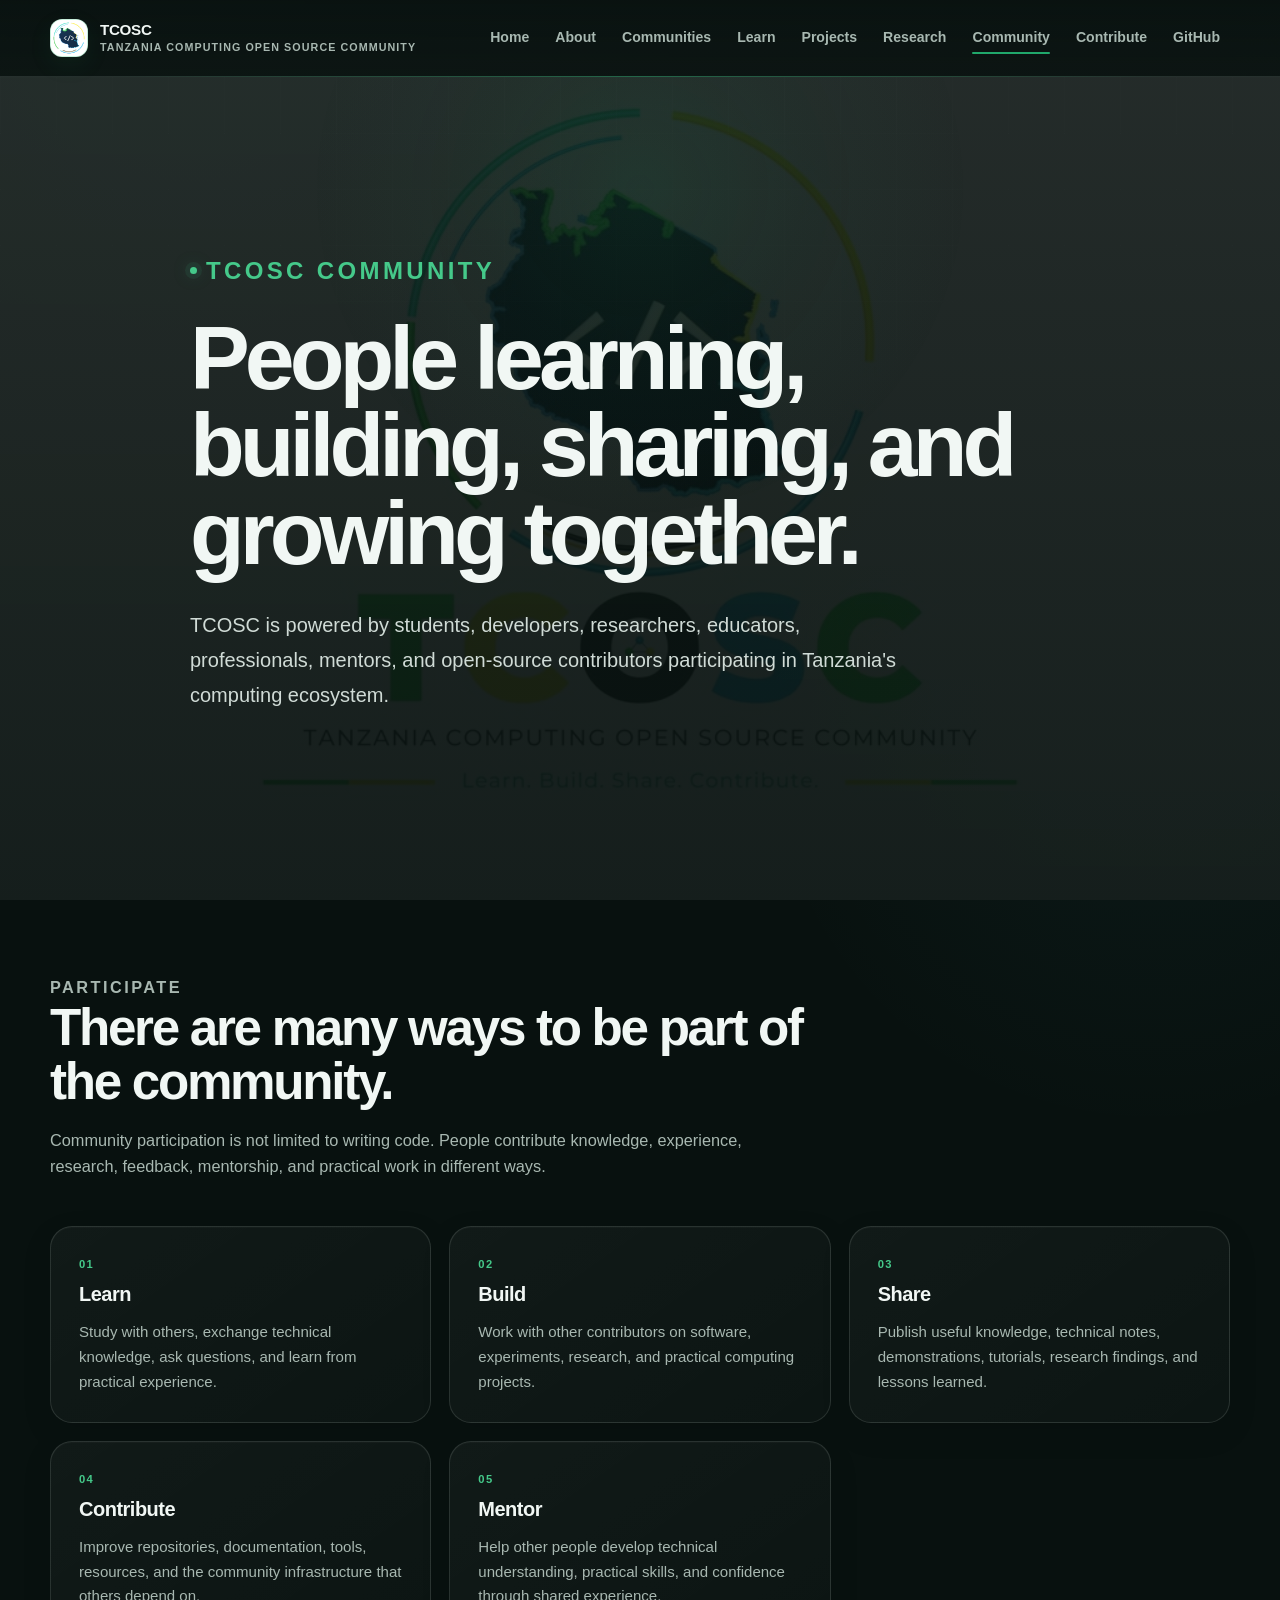
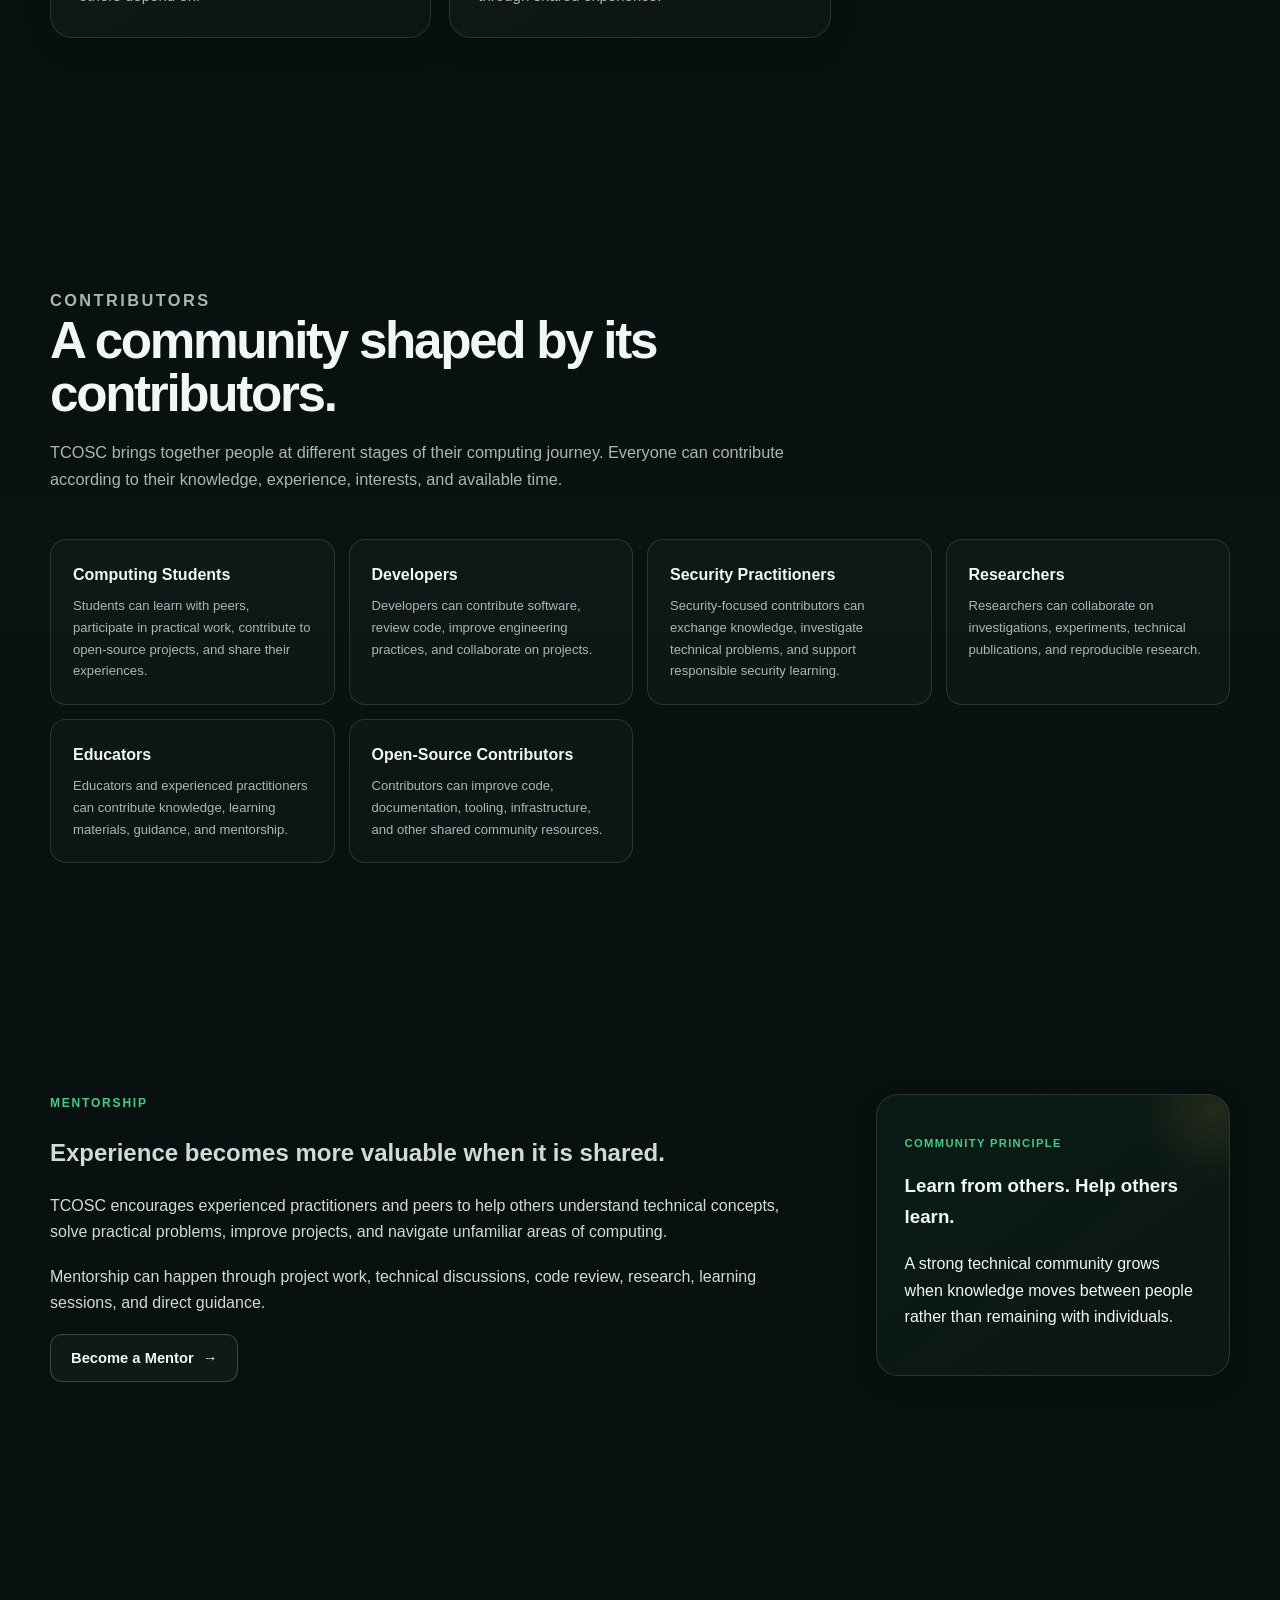
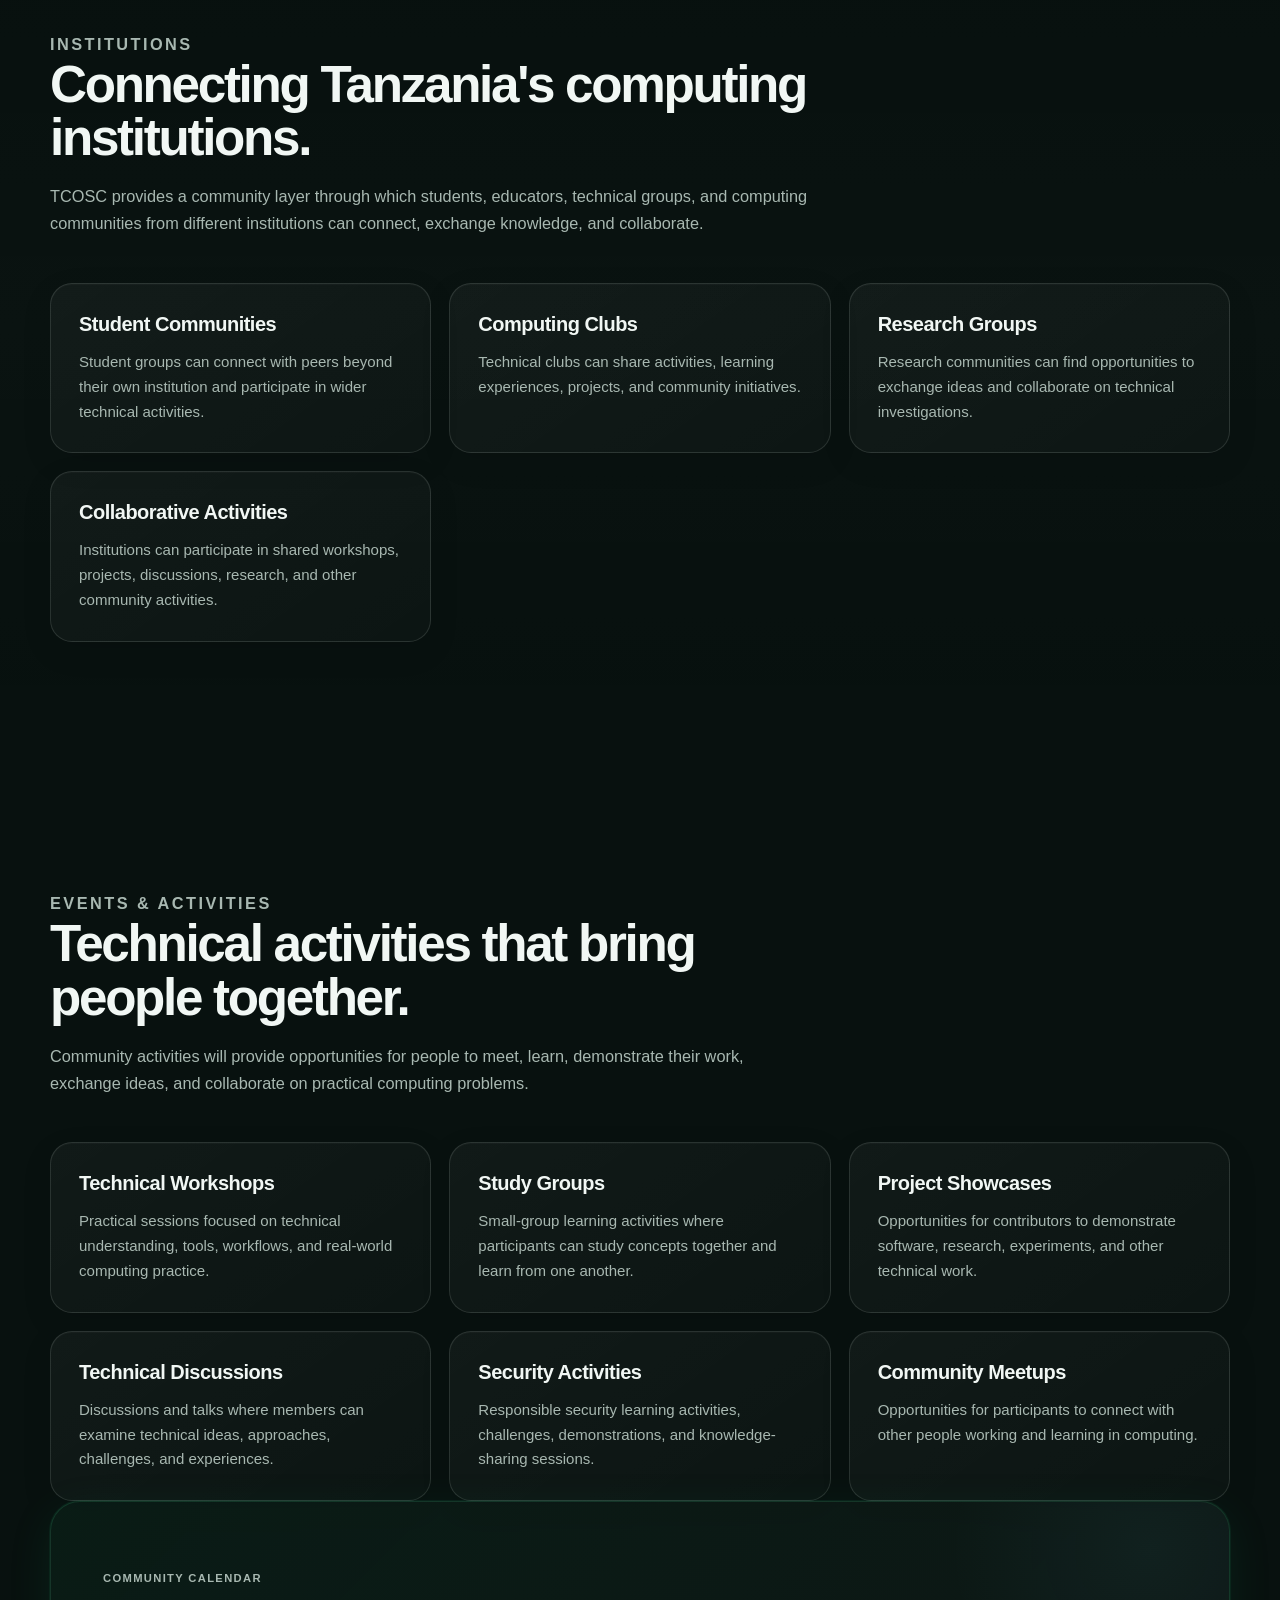
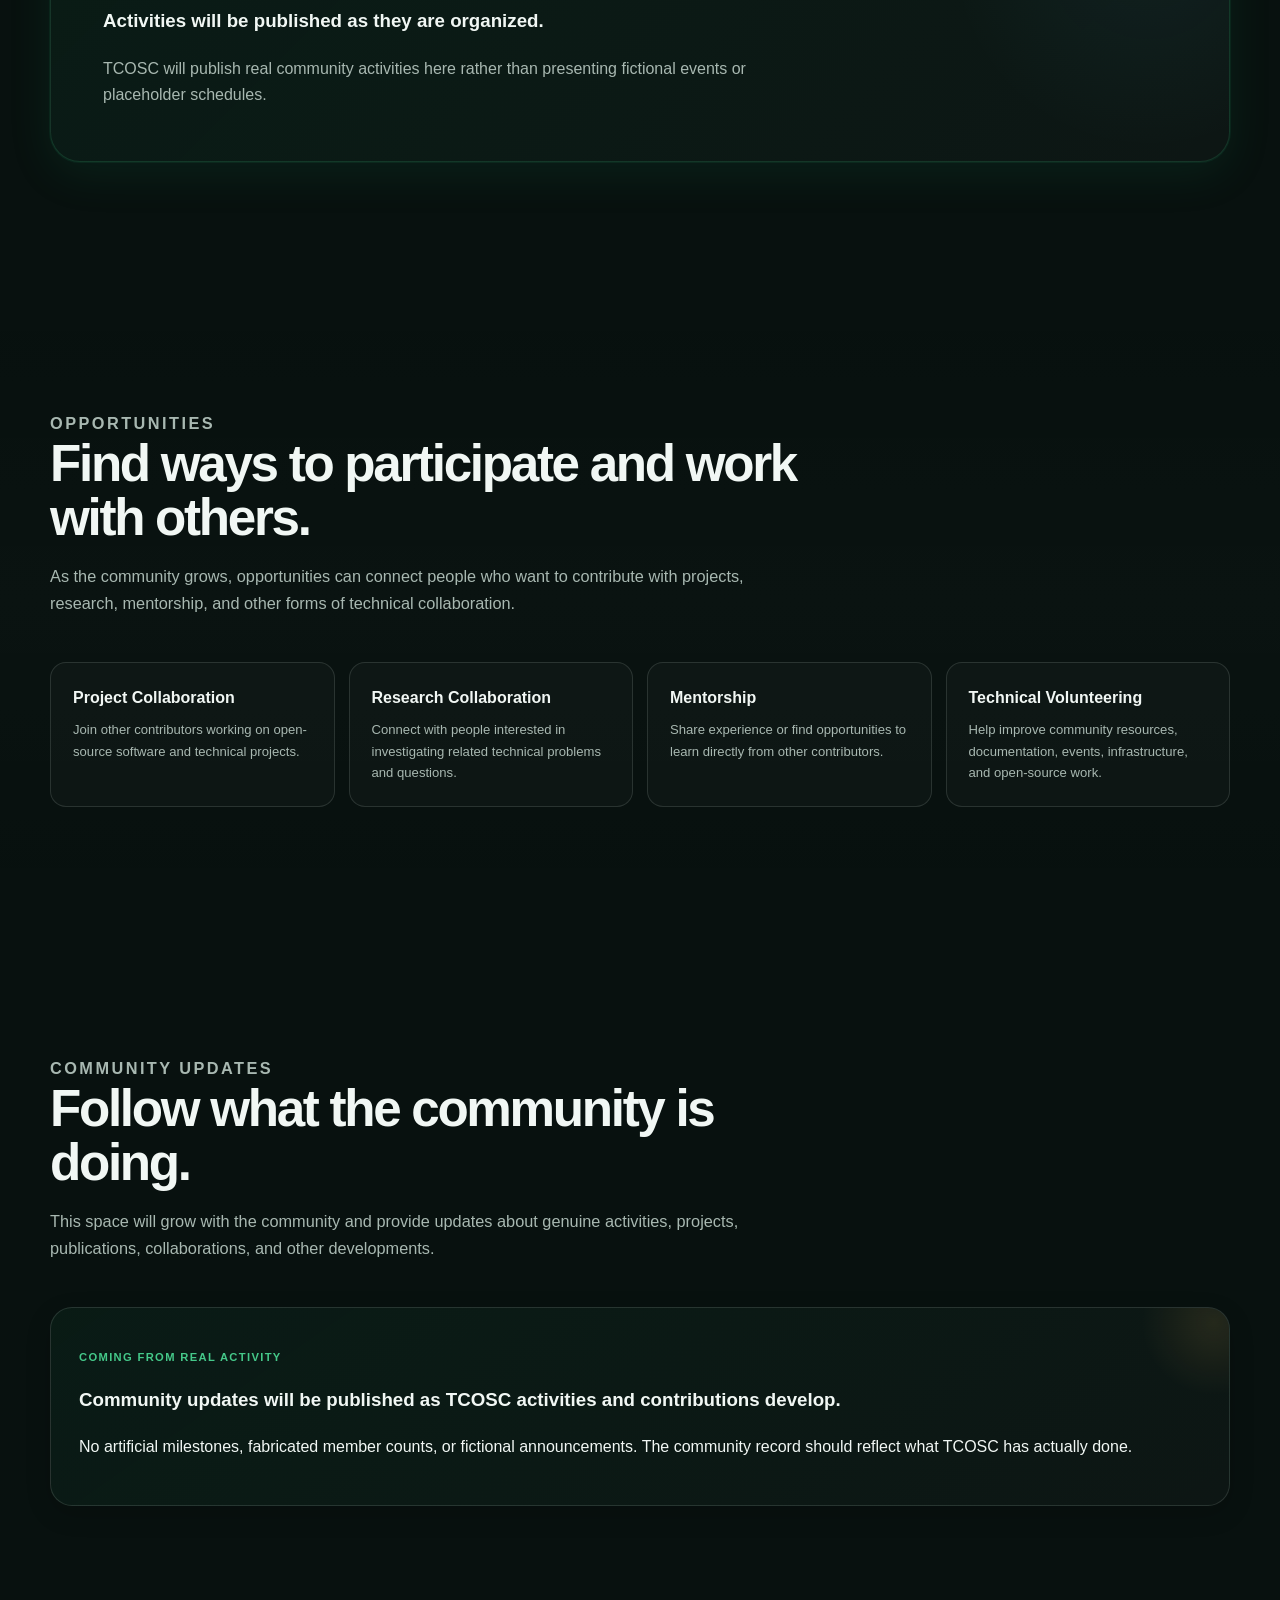
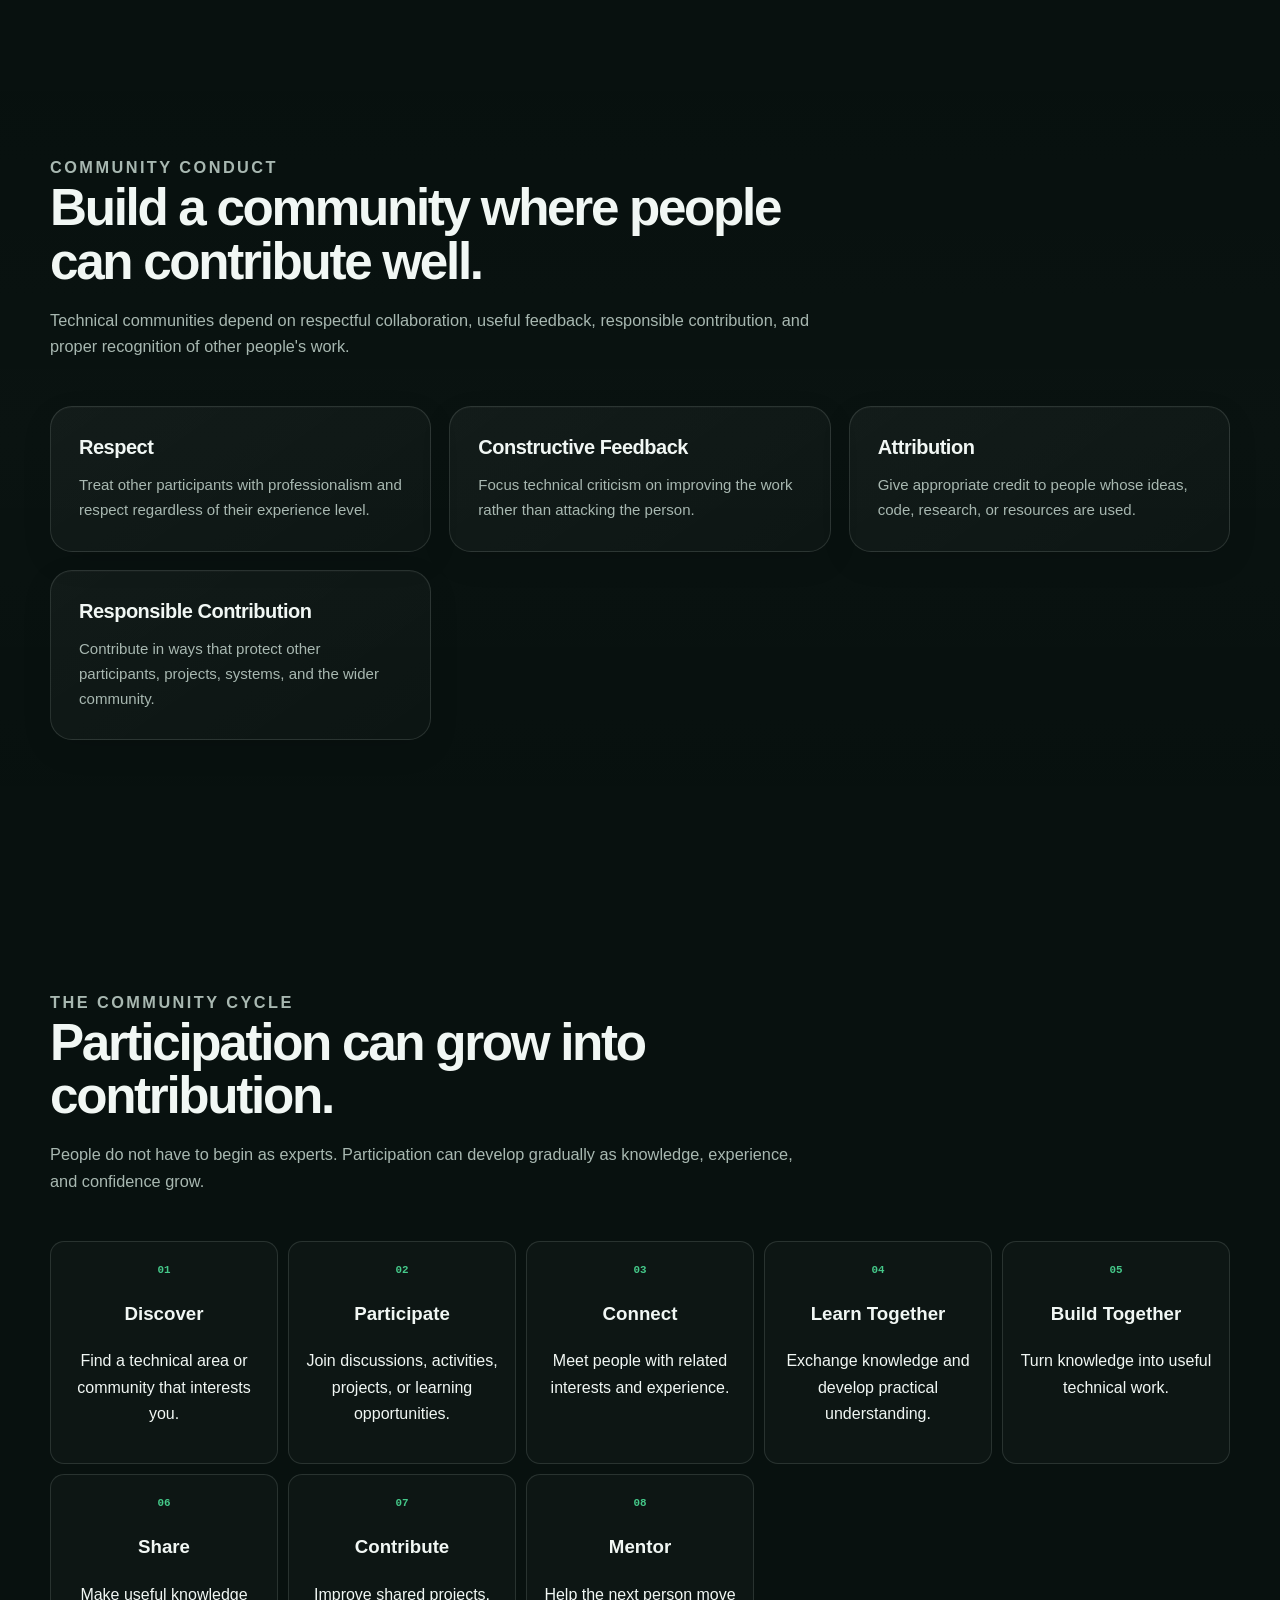
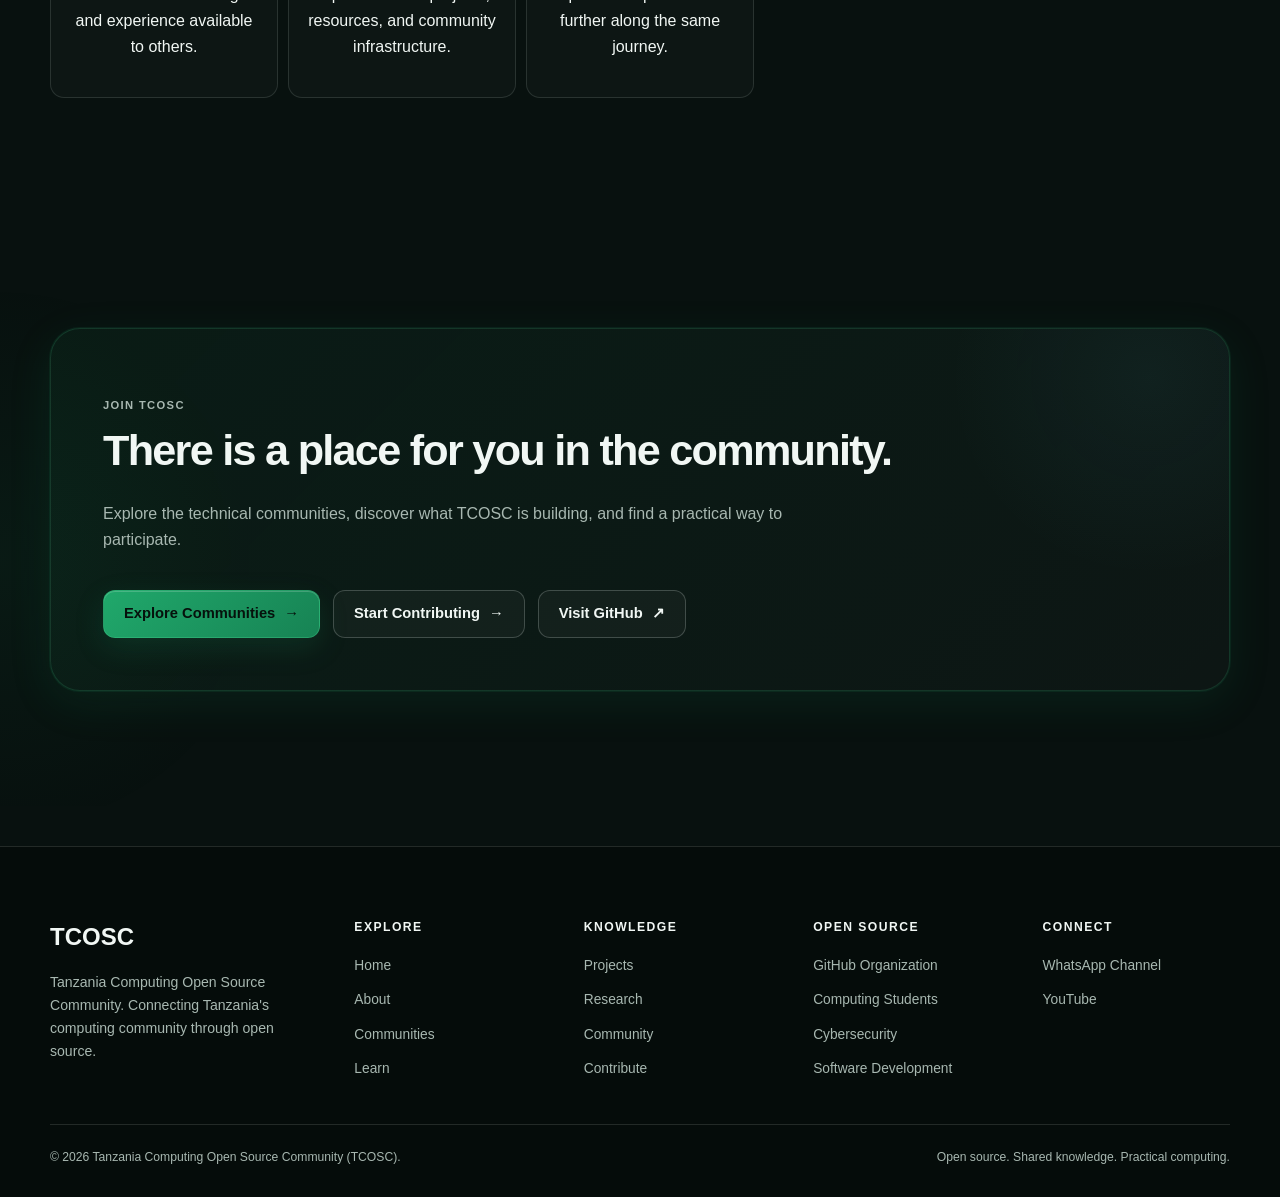
<file: community.html>
<!DOCTYPE html>
<html lang="en">
<head>
    <meta charset="UTF-8">
    <meta name="viewport" content="width=device-width, initial-scale=1.0">

    <meta
        name="description"
        content="Discover the people, participation, mentorship, institutions, activities, and opportunities that make the Tanzania Computing Open Source Community."
    >

    <title>Community | TCOSC</title>

    <link
        rel="icon"
        type="image/png"
        sizes="32x32"
        href="assets/favicon-32.png"
    >

    <link
        rel="icon"
        type="image/png"
        sizes="192x192"
        href="assets/favicon-192.png"
    >

    <link
        rel="apple-touch-icon"
        sizes="180x180"
        href="assets/apple-touch-icon.png"
    >

    <link rel="stylesheet" href="styles.css">
    <script src="script.js" defer></script>
</head>

<body>


    <div
        class="page-background"
        aria-hidden="true"
    >

        <video
            class="page-background__video"
            poster="assets/tcosc-intro-poster.jpg"
            autoplay
            muted
            loop
            playsinline
            preload="auto"
        >
            <source
                src="assets/tcosc-intro.mp4"
                type="video/mp4"
            >
        </video>

    </div>


    <header class="site-header">
        <div class="container site-header__inner">

            <a class="site-brand" href="index.html" aria-label="TCOSC home">
               <span class="site-brand__mark" aria-hidden="true">
                   <img
                       src="assets/tcosc-logo.png"
                       alt=""
                       width="38"
                       height="38"
                       decoding="async"
                   >
               </span>

            <span class="site-brand__text">
                <span class="site-brand__name">TCOSC</span>
                <span class="site-brand__descriptor">
                    Tanzania Computing Open Source Community
                </span>
            </span>

            <nav class="primary-navigation" aria-label="Primary navigation">
                <a href="index.html">Home</a>

                <a href="about.html">About</a>

                <a href="communities.html">Communities</a>

                <a href="learn.html">Learn</a>

                <a href="projects.html">Projects</a>

                <a href="research.html">Research</a>

                <a
                    href="community.html"
                    aria-current="page"
                >
                    Community
                </a>

                <a href="contribute.html">Contribute</a>

                <a
                    href="https://github.com/tanzania-computing-open-community"
                    target="_blank"
                    rel="noopener noreferrer"
                >
                    GitHub
                </a>
            </nav>

        </div>
    </header>


    <main>

        <section class="hero">
            <div class="container hero__content">

                <p class="hero__eyebrow">
                    TCOSC Community
                </p>

                <h1>
                    People learning, building, sharing, and growing together.
                </h1>

                <p class="hero__lead">
                    TCOSC is powered by students, developers, researchers,
                    educators, professionals, mentors, and open-source
                    contributors participating in Tanzania's computing
                    ecosystem.
                </p>

            </div>
        </section>


        <section class="section">
            <div class="container">

                <div class="section-heading">
                    <p class="section-heading__eyebrow">
                        Participate
                    </p>

                    <h2>
                        There are many ways to be part of the community.
                    </h2>

                    <p>
                        Community participation is not limited to writing
                        code. People contribute knowledge, experience,
                        research, feedback, mentorship, and practical work
                        in different ways.
                    </p>
                </div>


                <div class="card-grid">

                    <article class="card">
                        <span class="card__label">01</span>

                        <h3>Learn</h3>

                        <p>
                            Study with others, exchange technical knowledge,
                            ask questions, and learn from practical experience.
                        </p>
                    </article>


                    <article class="card">
                        <span class="card__label">02</span>

                        <h3>Build</h3>

                        <p>
                            Work with other contributors on software,
                            experiments, research, and practical computing
                            projects.
                        </p>
                    </article>


                    <article class="card">
                        <span class="card__label">03</span>

                        <h3>Share</h3>

                        <p>
                            Publish useful knowledge, technical notes,
                            demonstrations, tutorials, research findings,
                            and lessons learned.
                        </p>
                    </article>


                    <article class="card">
                        <span class="card__label">04</span>

                        <h3>Contribute</h3>

                        <p>
                            Improve repositories, documentation, tools,
                            resources, and the community infrastructure
                            that others depend on.
                        </p>
                    </article>


                    <article class="card">
                        <span class="card__label">05</span>

                        <h3>Mentor</h3>

                        <p>
                            Help other people develop technical understanding,
                            practical skills, and confidence through shared
                            experience.
                        </p>
                    </article>

                </div>

            </div>
        </section>


        <section class="section section--soft">
            <div class="container">

                <div class="section-heading">
                    <p class="section-heading__eyebrow">
                        Contributors
                    </p>

                    <h2>
                        A community shaped by its contributors.
                    </h2>

                    <p>
                        TCOSC brings together people at different stages of
                        their computing journey. Everyone can contribute
                        according to their knowledge, experience, interests,
                        and available time.
                    </p>
                </div>


                <div class="topic-grid">

                    <div class="topic">
                        <h3>Computing Students</h3>

                        <p>
                            Students can learn with peers, participate in
                            practical work, contribute to open-source
                            projects, and share their experiences.
                        </p>
                    </div>


                    <div class="topic">
                        <h3>Developers</h3>

                        <p>
                            Developers can contribute software, review code,
                            improve engineering practices, and collaborate
                            on projects.
                        </p>
                    </div>


                    <div class="topic">
                        <h3>Security Practitioners</h3>

                        <p>
                            Security-focused contributors can exchange
                            knowledge, investigate technical problems, and
                            support responsible security learning.
                        </p>
                    </div>


                    <div class="topic">
                        <h3>Researchers</h3>

                        <p>
                            Researchers can collaborate on investigations,
                            experiments, technical publications, and
                            reproducible research.
                        </p>
                    </div>


                    <div class="topic">
                        <h3>Educators</h3>

                        <p>
                            Educators and experienced practitioners can
                            contribute knowledge, learning materials,
                            guidance, and mentorship.
                        </p>
                    </div>


                    <div class="topic">
                        <h3>Open-Source Contributors</h3>

                        <p>
                            Contributors can improve code, documentation,
                            tooling, infrastructure, and other shared
                            community resources.
                        </p>
                    </div>

                </div>

            </div>
        </section>


        <section class="section">
            <div class="container">

                <div class="intro-grid">

                    <div class="intro-copy">

                        <p class="section-heading__eyebrow">
                            Mentorship
                        </p>

                        <h2>
                            Experience becomes more valuable when it is shared.
                        </h2>

                        <p>
                            TCOSC encourages experienced practitioners and
                            peers to help others understand technical
                            concepts, solve practical problems, improve
                            projects, and navigate unfamiliar areas of
                            computing.
                        </p>

                        <p>
                            Mentorship can happen through project work,
                            technical discussions, code review, research,
                            learning sessions, and direct guidance.
                        </p>

                        <a
                            class="button button--secondary"
                            href="contribute.html"
                        >
                            Become a Mentor
                            <span class="button__arrow" aria-hidden="true">
                                →
                            </span>
                        </a>

                    </div>


                    <aside class="highlight-panel">

                        <p class="card__label">
                            Community Principle
                        </p>

                        <h3>
                            Learn from others. Help others learn.
                        </h3>

                        <p>
                            A strong technical community grows when knowledge
                            moves between people rather than remaining with
                            individuals.
                        </p>

                    </aside>

                </div>

            </div>
        </section>


        <section class="section section--soft">
            <div class="container">

                <div class="section-heading">

                    <p class="section-heading__eyebrow">
                        Institutions
                    </p>

                    <h2>
                        Connecting Tanzania's computing institutions.
                    </h2>

                    <p>
                        TCOSC provides a community layer through which
                        students, educators, technical groups, and computing
                        communities from different institutions can connect,
                        exchange knowledge, and collaborate.
                    </p>

                </div>


                <div class="card-grid">

                    <article class="card">
                        <h3>Student Communities</h3>

                        <p>
                            Student groups can connect with peers beyond
                            their own institution and participate in wider
                            technical activities.
                        </p>
                    </article>


                    <article class="card">
                        <h3>Computing Clubs</h3>

                        <p>
                            Technical clubs can share activities, learning
                            experiences, projects, and community initiatives.
                        </p>
                    </article>


                    <article class="card">
                        <h3>Research Groups</h3>

                        <p>
                            Research communities can find opportunities to
                            exchange ideas and collaborate on technical
                            investigations.
                        </p>
                    </article>


                    <article class="card">
                        <h3>Collaborative Activities</h3>

                        <p>
                            Institutions can participate in shared workshops,
                            projects, discussions, research, and other
                            community activities.
                        </p>
                    </article>

                </div>

            </div>
        </section>


        <section class="section">
            <div class="container">

                <div class="section-heading">

                    <p class="section-heading__eyebrow">
                        Events & Activities
                    </p>

                    <h2>
                        Technical activities that bring people together.
                    </h2>

                    <p>
                        Community activities will provide opportunities for
                        people to meet, learn, demonstrate their work,
                        exchange ideas, and collaborate on practical
                        computing problems.
                    </p>

                </div>


                <div class="card-grid">

                    <article class="card">
                        <h3>Technical Workshops</h3>

                        <p>
                            Practical sessions focused on technical
                            understanding, tools, workflows, and real-world
                            computing practice.
                        </p>
                    </article>


                    <article class="card">
                        <h3>Study Groups</h3>

                        <p>
                            Small-group learning activities where participants
                            can study concepts together and learn from one
                            another.
                        </p>
                    </article>


                    <article class="card">
                        <h3>Project Showcases</h3>

                        <p>
                            Opportunities for contributors to demonstrate
                            software, research, experiments, and other
                            technical work.
                        </p>
                    </article>


                    <article class="card">
                        <h3>Technical Discussions</h3>

                        <p>
                            Discussions and talks where members can examine
                            technical ideas, approaches, challenges, and
                            experiences.
                        </p>
                    </article>


                    <article class="card">
                        <h3>Security Activities</h3>

                        <p>
                            Responsible security learning activities,
                            challenges, demonstrations, and knowledge-sharing
                            sessions.
                        </p>
                    </article>


                    <article class="card">
                        <h3>Community Meetups</h3>

                        <p>
                            Opportunities for participants to connect with
                            other people working and learning in computing.
                        </p>
                    </article>

                </div>


                <div class="github-panel">

                    <div>
                        <p class="card__label">
                            Community Calendar
                        </p>

                        <h3>
                            Activities will be published as they are organized.
                        </h3>

                        <p>
                            TCOSC will publish real community activities here
                            rather than presenting fictional events or
                            placeholder schedules.
                        </p>
                    </div>

                </div>

            </div>
        </section>


        <section class="section section--soft">
            <div class="container">

                <div class="section-heading">

                    <p class="section-heading__eyebrow">
                        Opportunities
                    </p>

                    <h2>
                        Find ways to participate and work with others.
                    </h2>

                    <p>
                        As the community grows, opportunities can connect
                        people who want to contribute with projects,
                        research, mentorship, and other forms of technical
                        collaboration.
                    </p>

                </div>


                <div class="topic-grid">

                    <div class="topic">
                        <h3>Project Collaboration</h3>

                        <p>
                            Join other contributors working on open-source
                            software and technical projects.
                        </p>
                    </div>


                    <div class="topic">
                        <h3>Research Collaboration</h3>

                        <p>
                            Connect with people interested in investigating
                            related technical problems and questions.
                        </p>
                    </div>


                    <div class="topic">
                        <h3>Mentorship</h3>

                        <p>
                            Share experience or find opportunities to learn
                            directly from other contributors.
                        </p>
                    </div>


                    <div class="topic">
                        <h3>Technical Volunteering</h3>

                        <p>
                            Help improve community resources, documentation,
                            events, infrastructure, and open-source work.
                        </p>
                    </div>

                </div>

            </div>
        </section>


        <section class="section">
            <div class="container">

                <div class="section-heading">

                    <p class="section-heading__eyebrow">
                        Community Updates
                    </p>

                    <h2>
                        Follow what the community is doing.
                    </h2>

                    <p>
                        This space will grow with the community and provide
                        updates about genuine activities, projects,
                        publications, collaborations, and other developments.
                    </p>

                </div>


                <div class="highlight-panel">

                    <p class="card__label">
                        Coming from real activity
                    </p>

                    <h3>
                        Community updates will be published as TCOSC activities
                        and contributions develop.
                    </h3>

                    <p>
                        No artificial milestones, fabricated member counts,
                        or fictional announcements. The community record
                        should reflect what TCOSC has actually done.
                    </p>

                </div>

            </div>
        </section>


        <section class="section section--soft">
            <div class="container">

                <div class="section-heading">

                    <p class="section-heading__eyebrow">
                        Community Conduct
                    </p>

                    <h2>
                        Build a community where people can contribute well.
                    </h2>

                    <p>
                        Technical communities depend on respectful
                        collaboration, useful feedback, responsible
                        contribution, and proper recognition of other
                        people's work.
                    </p>

                </div>


                <div class="card-grid">

                    <article class="card">
                        <h3>Respect</h3>

                        <p>
                            Treat other participants with professionalism and
                            respect regardless of their experience level.
                        </p>
                    </article>


                    <article class="card">
                        <h3>Constructive Feedback</h3>

                        <p>
                            Focus technical criticism on improving the work
                            rather than attacking the person.
                        </p>
                    </article>


                    <article class="card">
                        <h3>Attribution</h3>

                        <p>
                            Give appropriate credit to people whose ideas,
                            code, research, or resources are used.
                        </p>
                    </article>


                    <article class="card">
                        <h3>Responsible Contribution</h3>

                        <p>
                            Contribute in ways that protect other participants,
                            projects, systems, and the wider community.
                        </p>
                    </article>

                </div>

            </div>
        </section>


        <section class="section">
            <div class="container">

                <div class="section-heading">

                    <p class="section-heading__eyebrow">
                        The Community Cycle
                    </p>

                    <h2>
                        Participation can grow into contribution.
                    </h2>

                    <p>
                        People do not have to begin as experts. Participation
                        can develop gradually as knowledge, experience, and
                        confidence grow.
                    </p>

                </div>


                <div class="cycle">

                    <div class="cycle__grid">

                        <div class="cycle__item">
                            <span class="cycle__step">01</span>
                            <h3>Discover</h3>
                            <p>
                                Find a technical area or community that
                                interests you.
                            </p>
                        </div>


                        <div class="cycle__item">
                            <span class="cycle__step">02</span>
                            <h3>Participate</h3>
                            <p>
                                Join discussions, activities, projects, or
                                learning opportunities.
                            </p>
                        </div>


                        <div class="cycle__item">
                            <span class="cycle__step">03</span>
                            <h3>Connect</h3>
                            <p>
                                Meet people with related interests and
                                experience.
                            </p>
                        </div>


                        <div class="cycle__item">
                            <span class="cycle__step">04</span>
                            <h3>Learn Together</h3>
                            <p>
                                Exchange knowledge and develop practical
                                understanding.
                            </p>
                        </div>


                        <div class="cycle__item">
                            <span class="cycle__step">05</span>
                            <h3>Build Together</h3>
                            <p>
                                Turn knowledge into useful technical work.
                            </p>
                        </div>


                        <div class="cycle__item">
                            <span class="cycle__step">06</span>
                            <h3>Share</h3>
                            <p>
                                Make useful knowledge and experience available
                                to others.
                            </p>
                        </div>


                        <div class="cycle__item">
                            <span class="cycle__step">07</span>
                            <h3>Contribute</h3>
                            <p>
                                Improve shared projects, resources, and
                                community infrastructure.
                            </p>
                        </div>


                        <div class="cycle__item">
                            <span class="cycle__step">08</span>
                            <h3>Mentor</h3>
                            <p>
                                Help the next person move further along the
                                same journey.
                            </p>
                        </div>

                    </div>

                </div>

            </div>
        </section>


        <section class="section section--featured">
            <div class="container">

                <div class="github-panel">

                    <div>

                        <p class="card__label">
                            Join TCOSC
                        </p>

                        <h2>
                            There is a place for you in the community.
                        </h2>

                        <p>
                            Explore the technical communities, discover what
                            TCOSC is building, and find a practical way to
                            participate.
                        </p>

                    </div>


                    <div class="hero__actions">

                        <a
                            class="button button--primary"
                            href="communities.html"
                        >
                            Explore Communities
                            <span class="button__arrow" aria-hidden="true">
                                →
                            </span>
                        </a>

                        <a
                            class="button button--secondary"
                            href="contribute.html"
                        >
                            Start Contributing
                            <span class="button__arrow" aria-hidden="true">
                                →
                            </span>
                        </a>

                        <a
                            class="button button--secondary"
                            href="https://github.com/tanzania-computing-open-community"
                            target="_blank"
                            rel="noopener noreferrer"
                        >
                            Visit GitHub
                            <span class="button__arrow" aria-hidden="true">
                                ↗
                            </span>
                        </a>

                    </div>

                </div>

            </div>
        </section>

    </main>


    <footer class="site-footer">
        <div class="container site-footer__inner">

            <div>

                <h2>
                    TCOSC
                </h2>

                <p>
                    Tanzania Computing Open Source Community.
                    Connecting Tanzania's computing community
                    through open source.
                </p>

            </div>


             <div>

                <h3>
                    Explore
                </h3>

                <ul>

                    <li>
                        <a href="index.html">
                            Home
                        </a>
                    </li>

                    <li>
                        <a href="about.html">
                            About
                        </a>
                    </li>

                    <li>
                        <a href="communities.html">
                            Communities
                        </a>
                    </li>

                    <li>
                        <a href="learn.html">
                            Learn
                        </a>
                    </li>

                </ul>

            </div>


            <div>

                <h3>
                    Knowledge
                </h3>

                <ul>

                    <li>
                        <a href="projects.html">
                            Projects
                        </a>
                    </li>

                    <li>
                        <a href="research.html">
                            Research
                        </a>
                    </li>

                    <li>
                        <a href="community.html">
                            Community
                        </a>
                    </li>

                    <li>
                        <a href="contribute.html">
                            Contribute
                        </a>
                    </li>

                </ul>

            </div>


           <div>

                <h3>
                    Open Source
                </h3>

                <ul>

                    <li>
                        <a
                            href="https://github.com/tanzania-computing-open-community"
                            target="_blank"
                            rel="noopener noreferrer"
                        >
                            GitHub Organization
                        </a>
                    </li>

                    <li>
                        <a
                            href="https://github.com/tanzania-computing-open-community/tanzania-computing-students"
                            target="_blank"
                            rel="noopener noreferrer"
                        >
                            Computing Students
                        </a>
                    </li>

                    <li>
                        <a
                            href="https://github.com/tanzania-computing-open-community/tanzania-cybersecurity"
                            target="_blank"
                            rel="noopener noreferrer"
                        >
                            Cybersecurity
                        </a>
                    </li>

                    <li>
                        <a
                            href="https://github.com/tanzania-computing-open-community/tanzania-software-development"
                            target="_blank"
                            rel="noopener noreferrer"
                        >
                            Software Development
                        </a>
                    </li>

                </ul>

            </div>

            <div>

                <h3>
                    Connect
                </h3>

                <ul>

                    <li>
                        <a
                            href="https://whatsapp.com/channel/0029VbEFpmq3WHTeCVn0MK2S"
                            target="_blank"
                            rel="noopener noreferrer"
                        >
                            WhatsApp Channel
                        </a>
                    </li>

                    <li>
                        <a
                            href="https://www.youtube.com/@TCOSCOfficial"
                            target="_blank"
                            rel="noopener noreferrer"
                        >
                            YouTube
                        </a>
                    </li>

                </ul>

            </div>

        </div>


        <div class="container site-footer__bottom">

            <p>
                © 2026 Tanzania Computing Open Source Community (TCOSC).
            </p>

            <p>
                Open source. Shared knowledge. Practical computing.
            </p>

        </div>

    </footer>

</body>
</html>
</file>
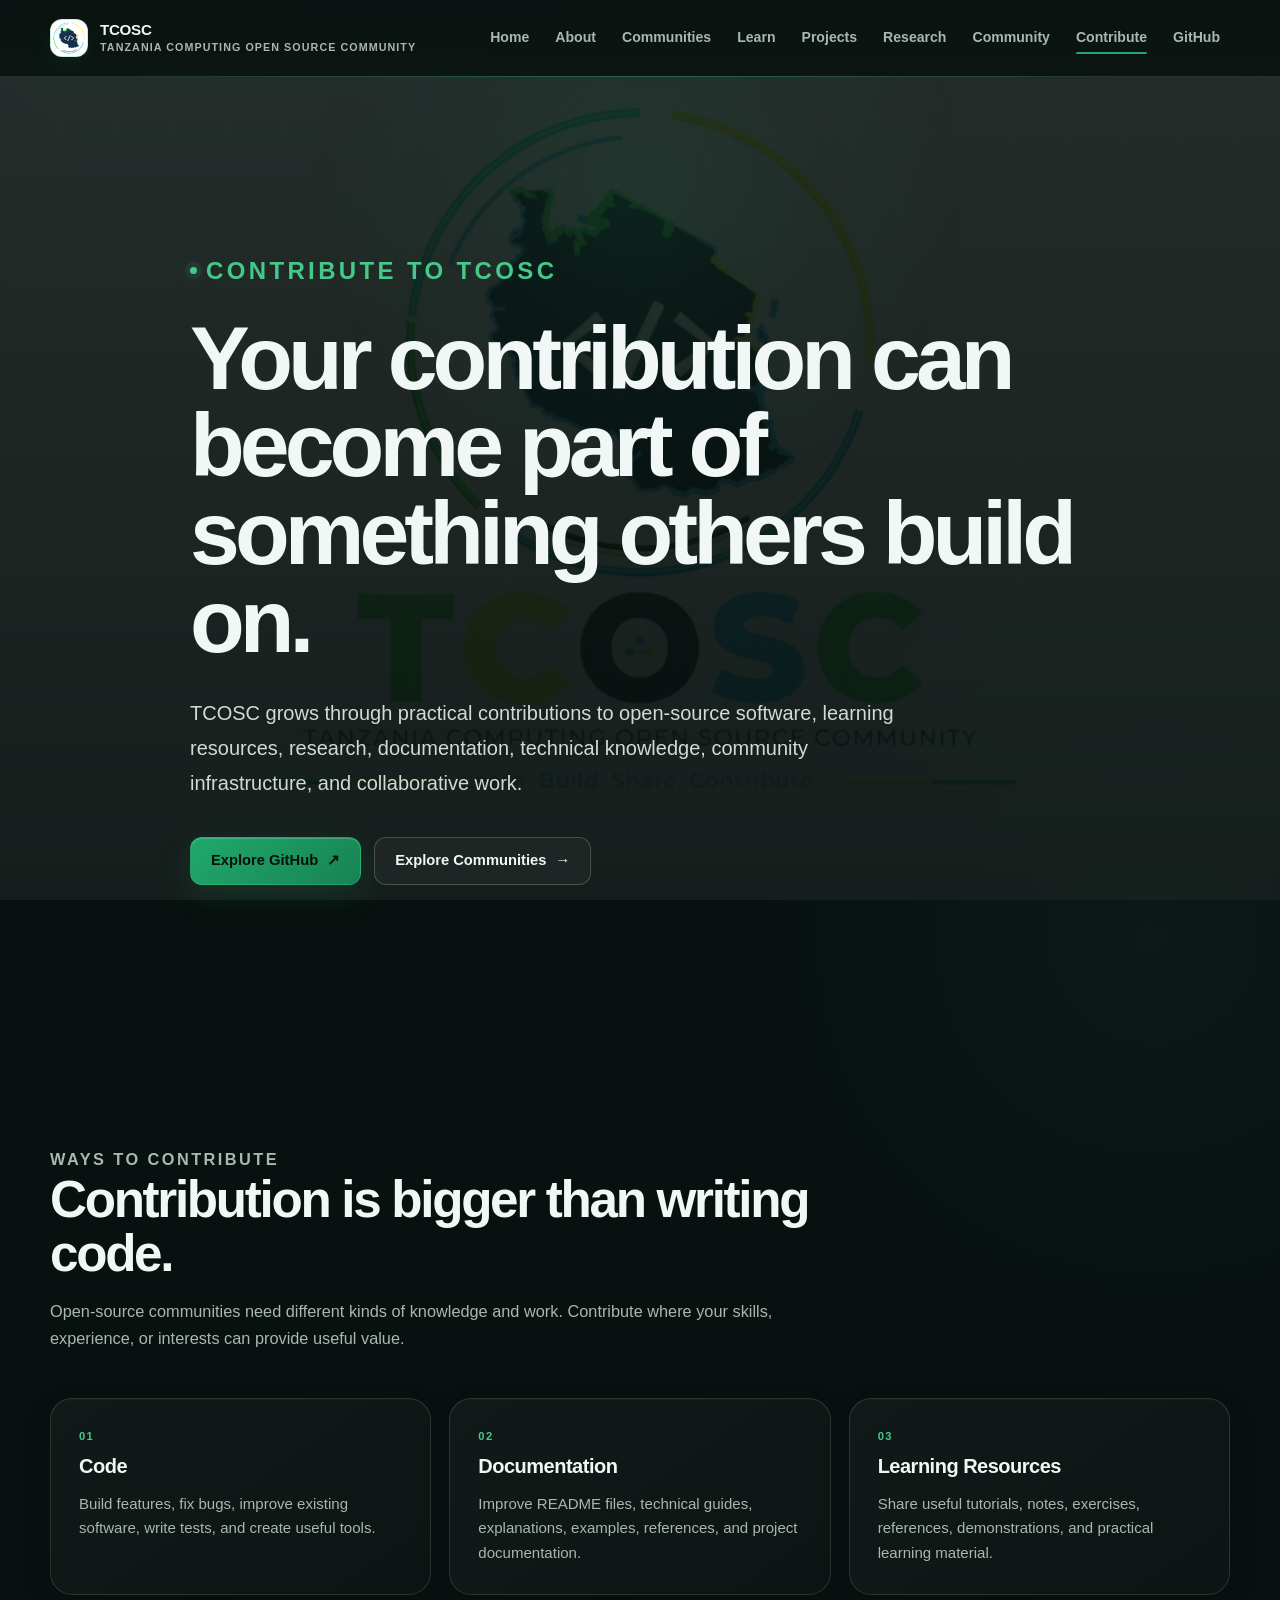
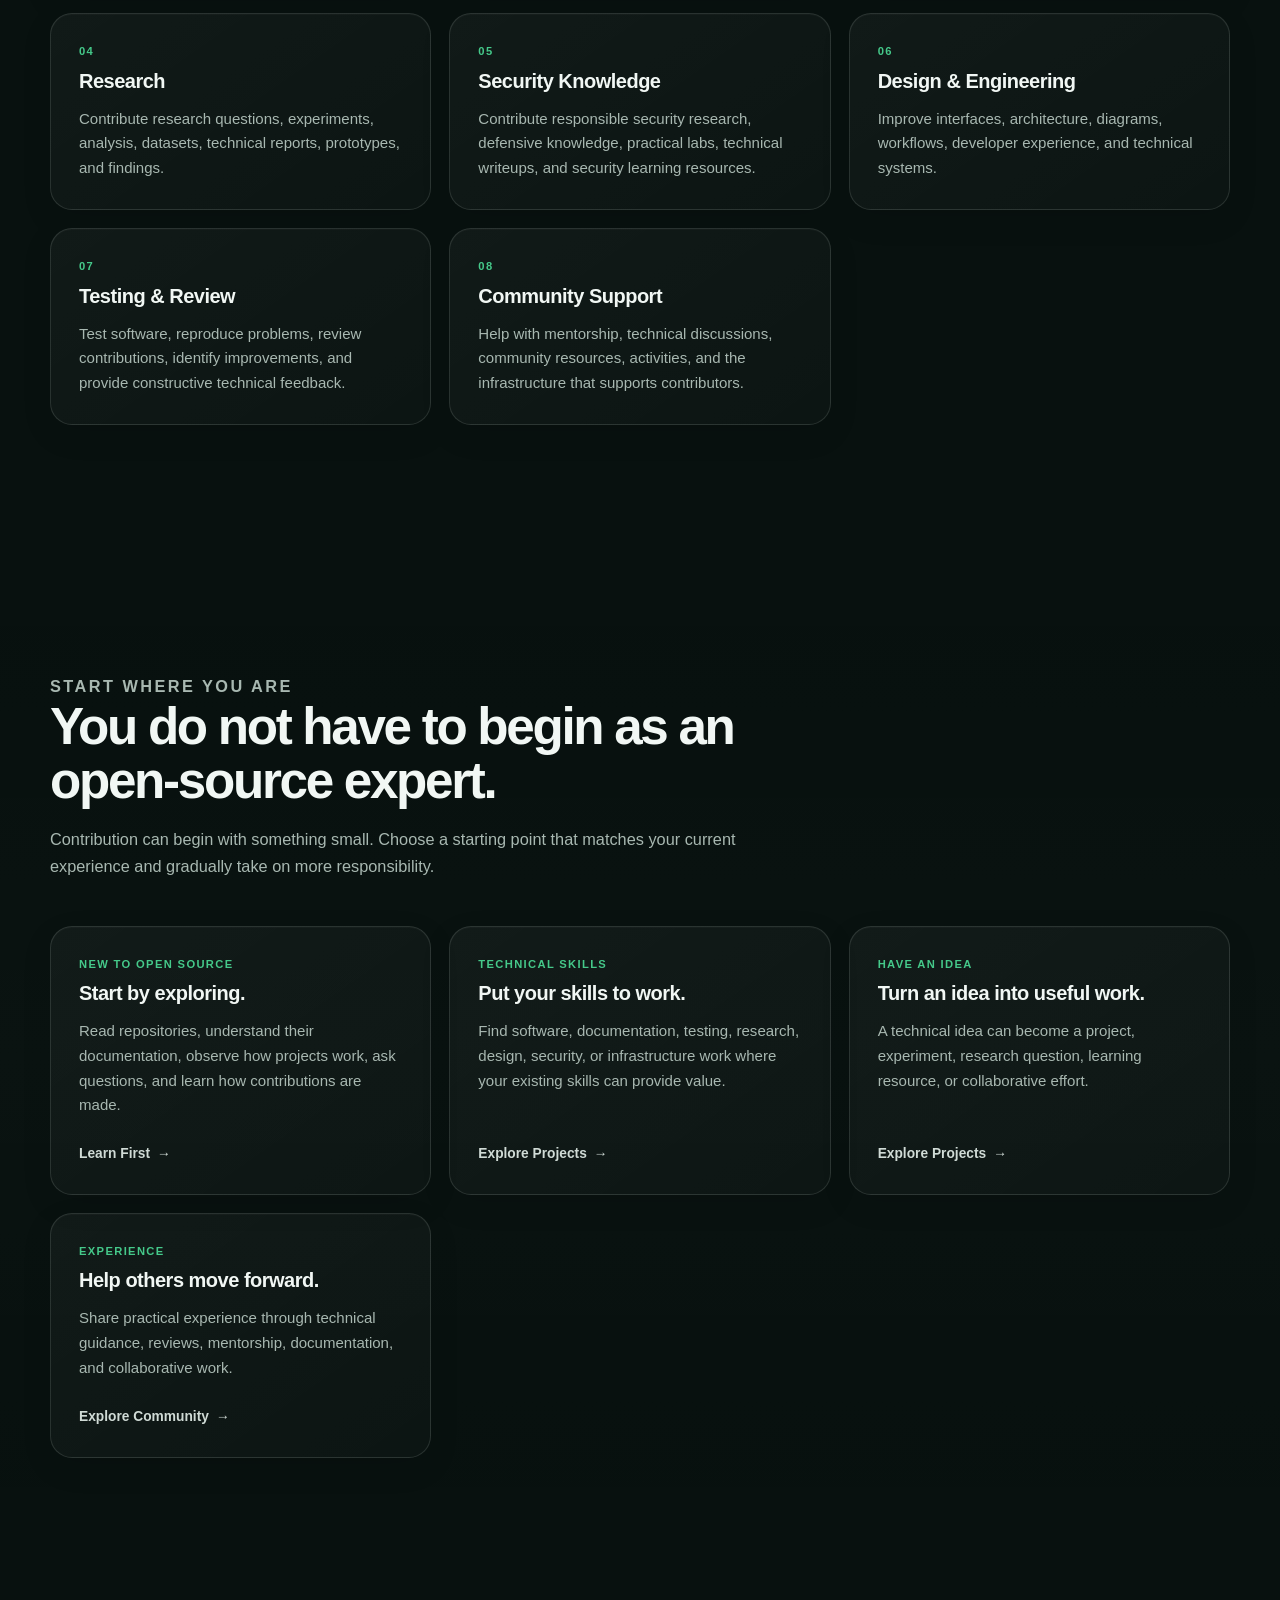
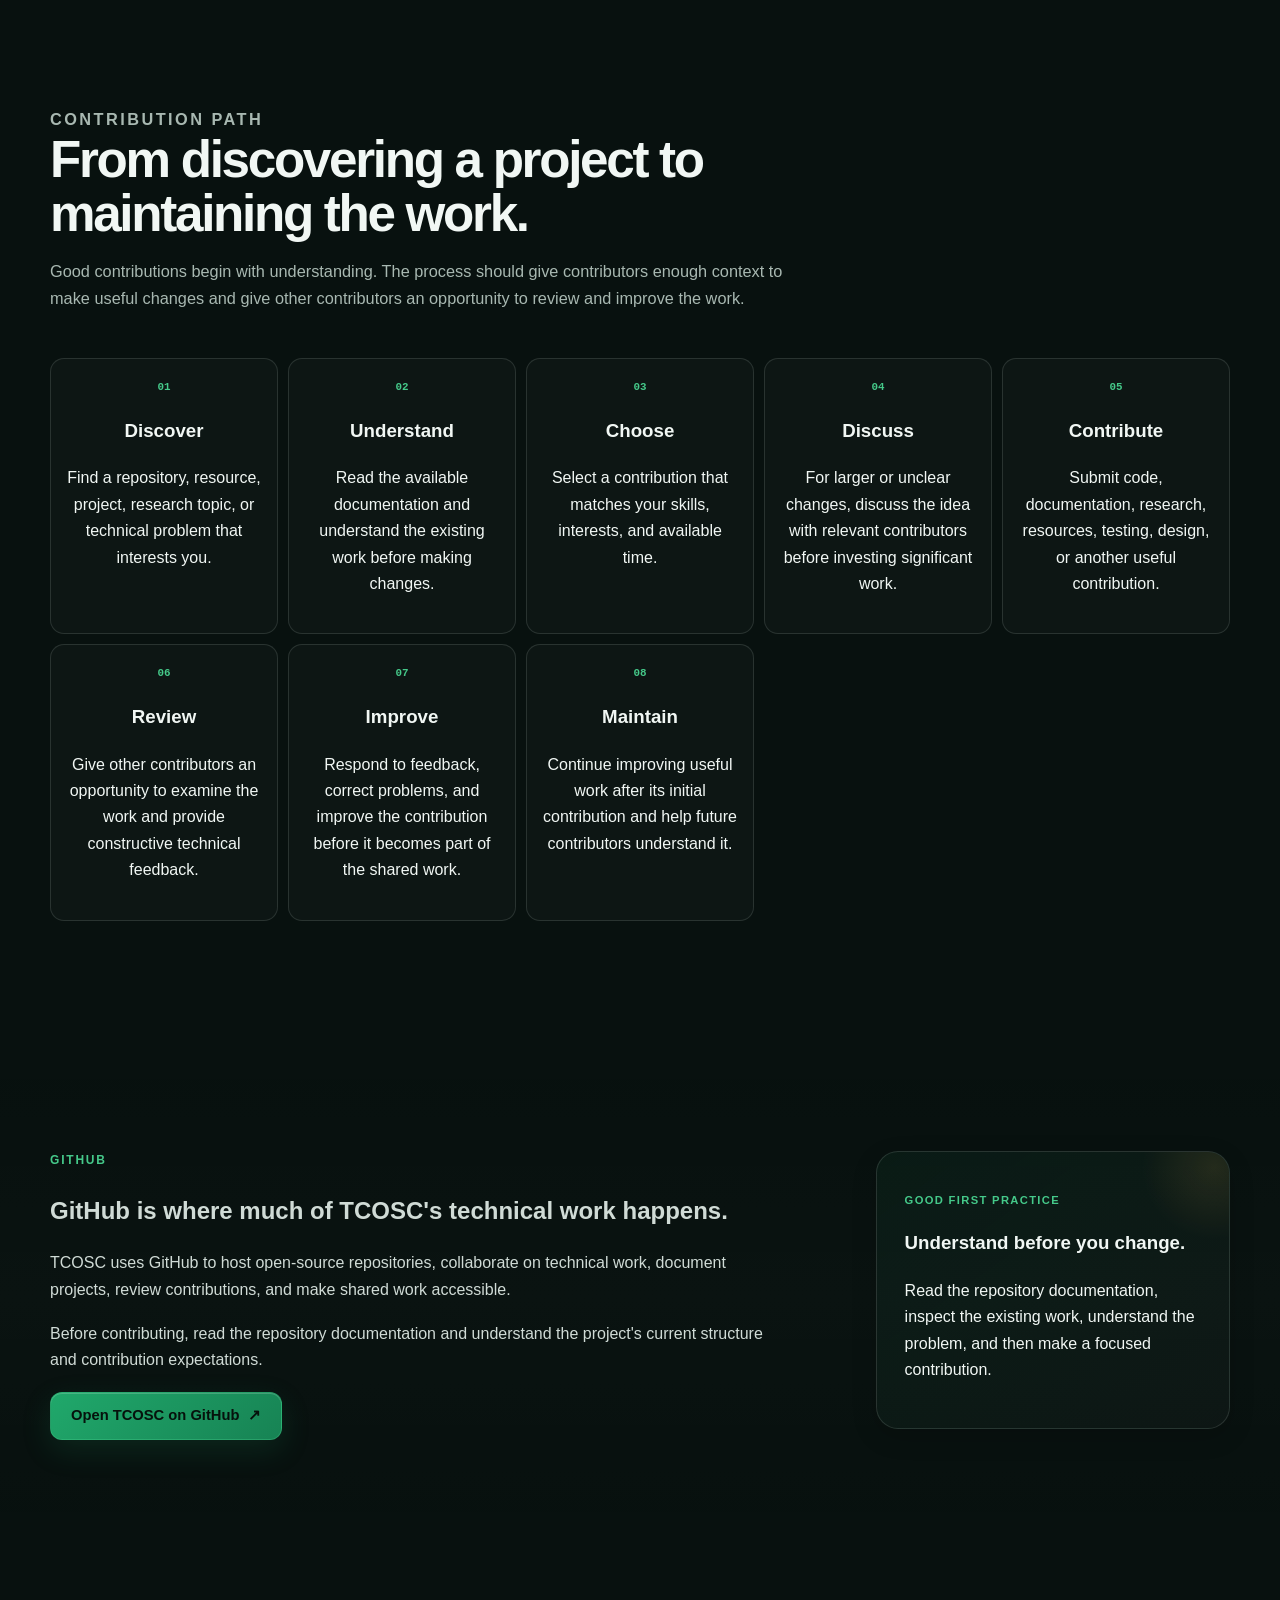
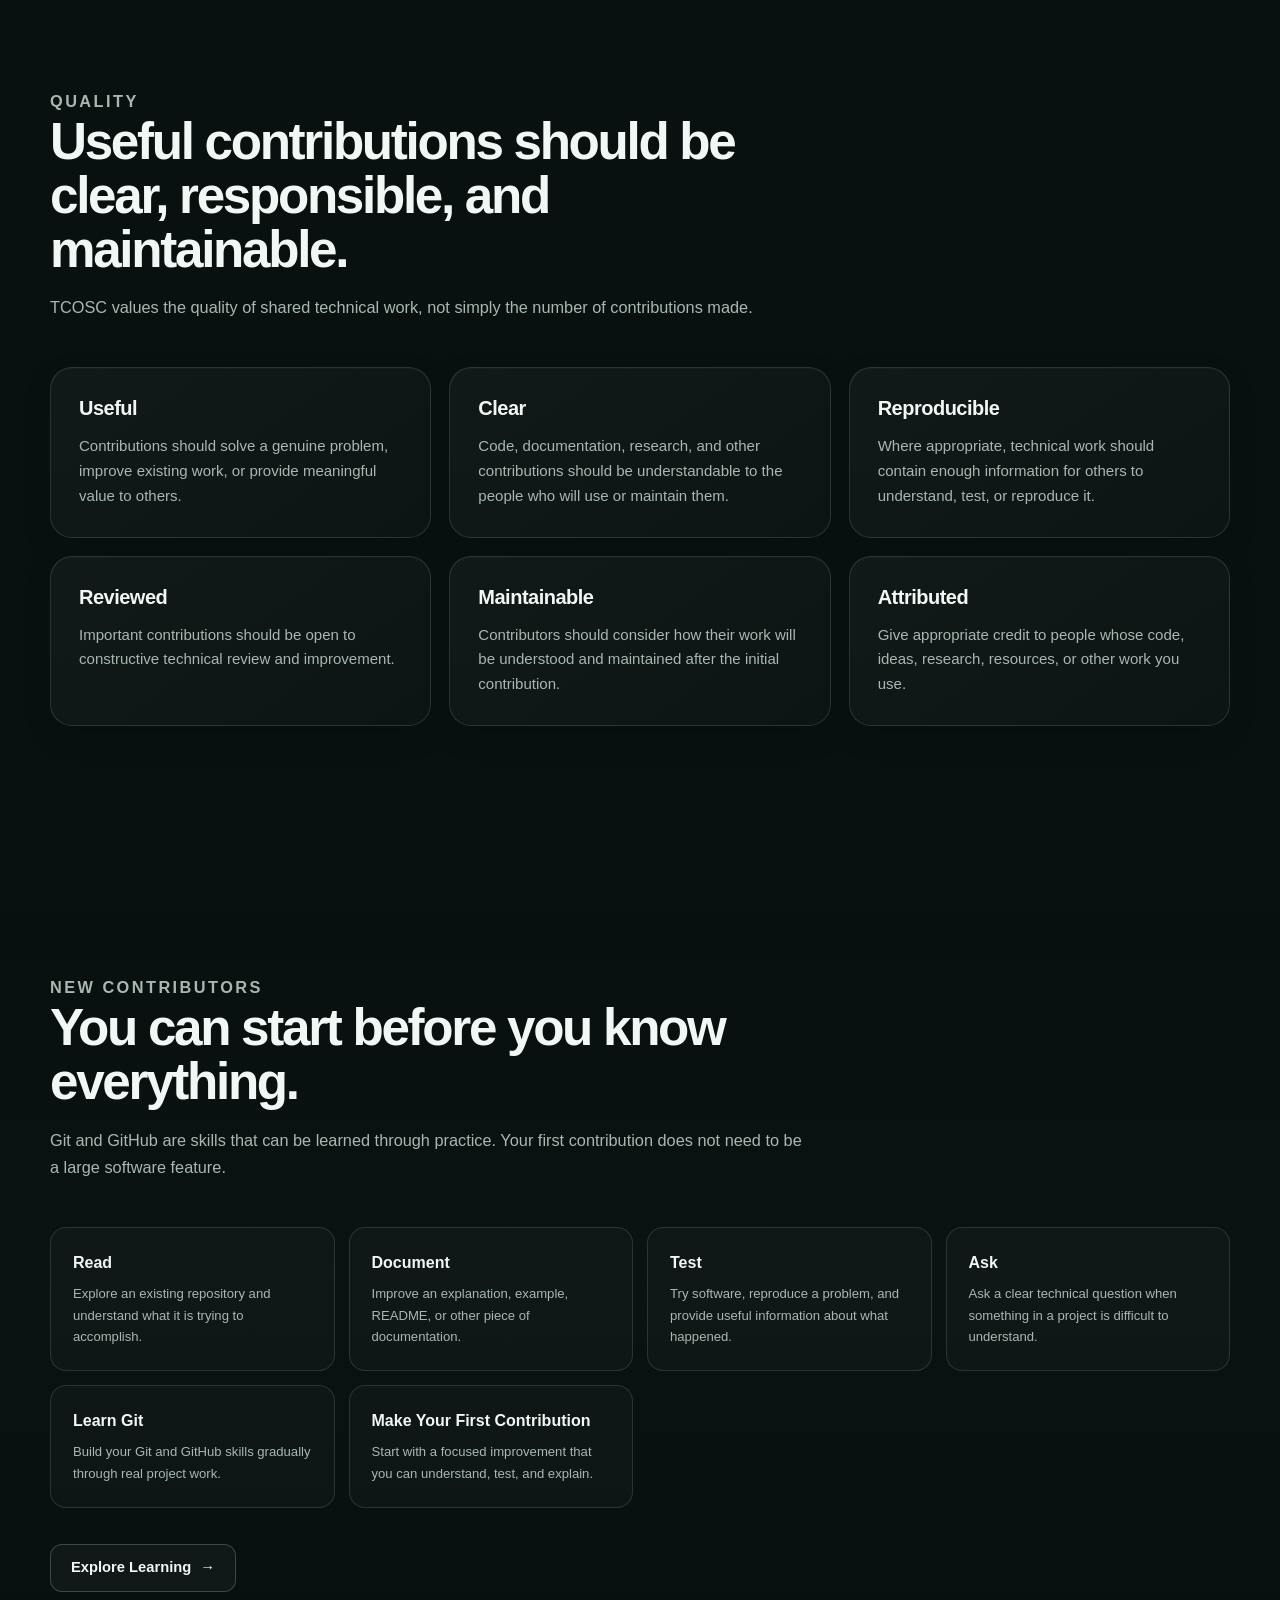
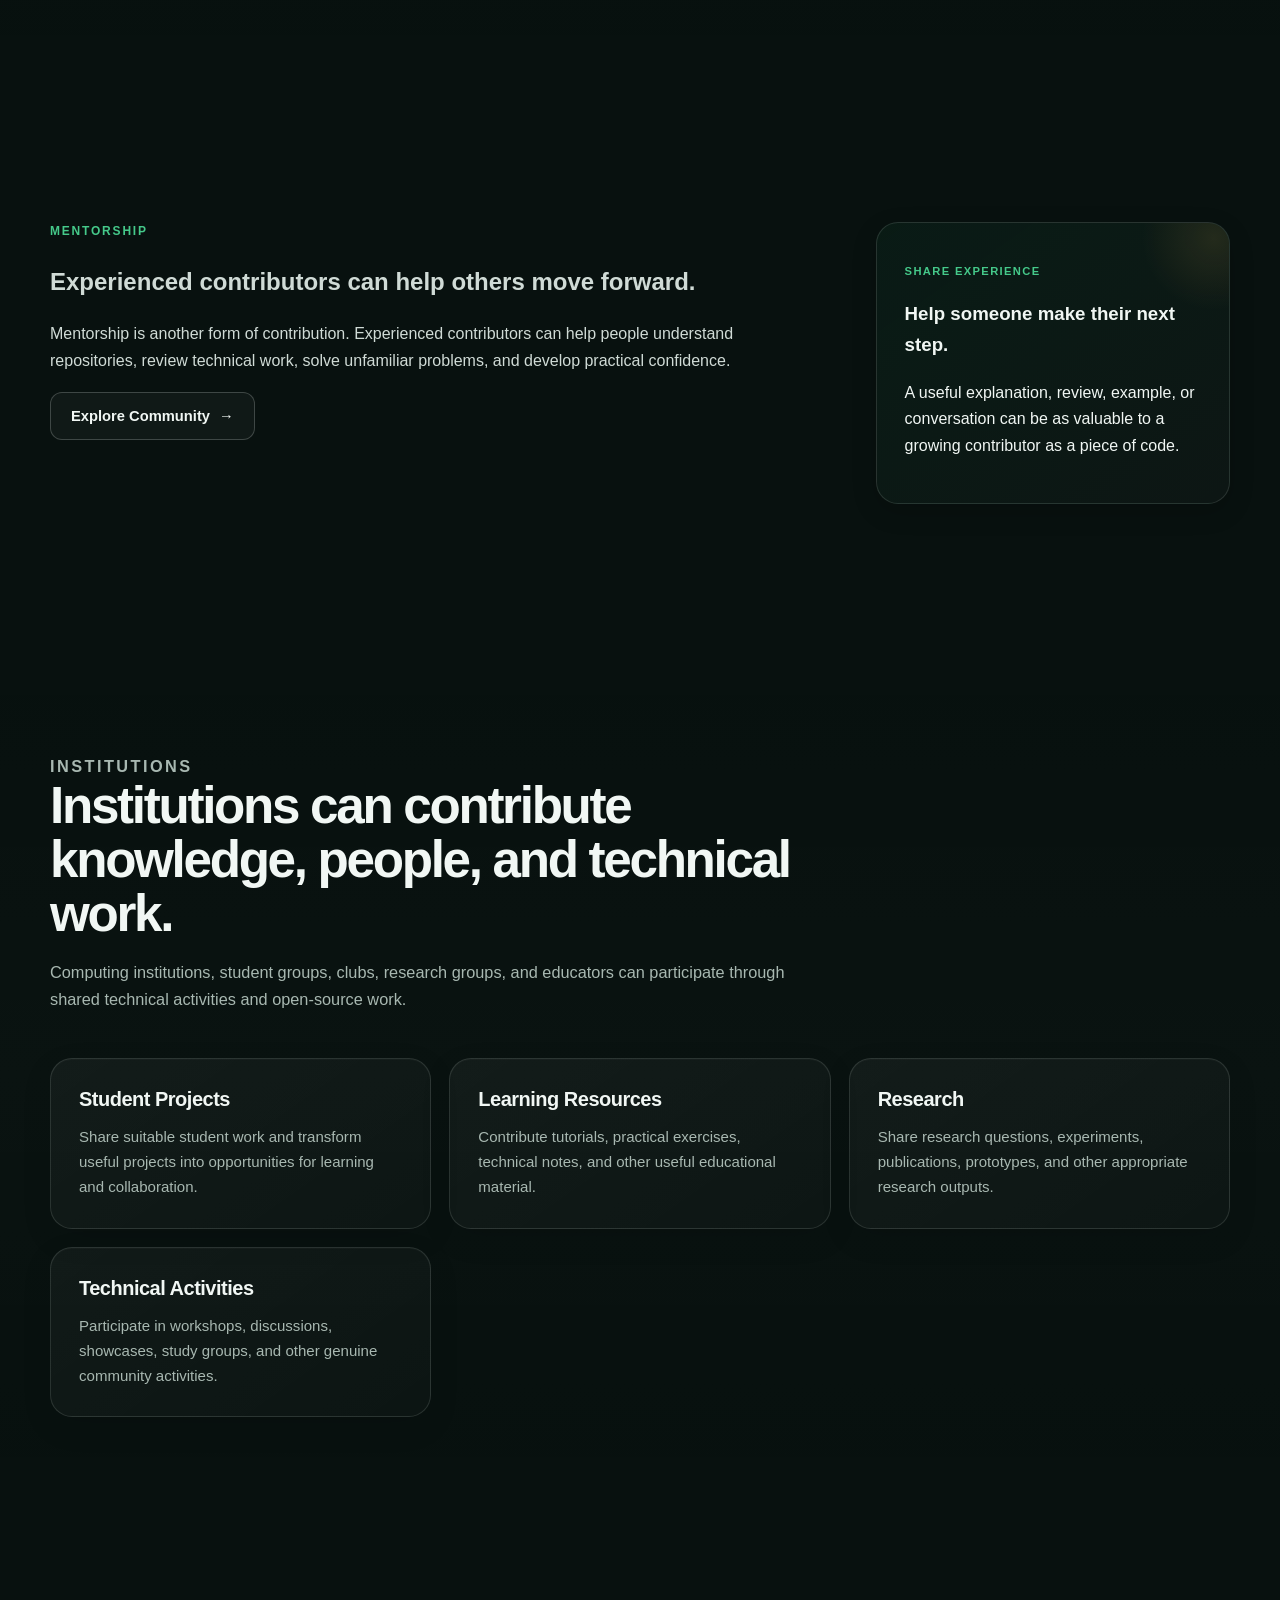
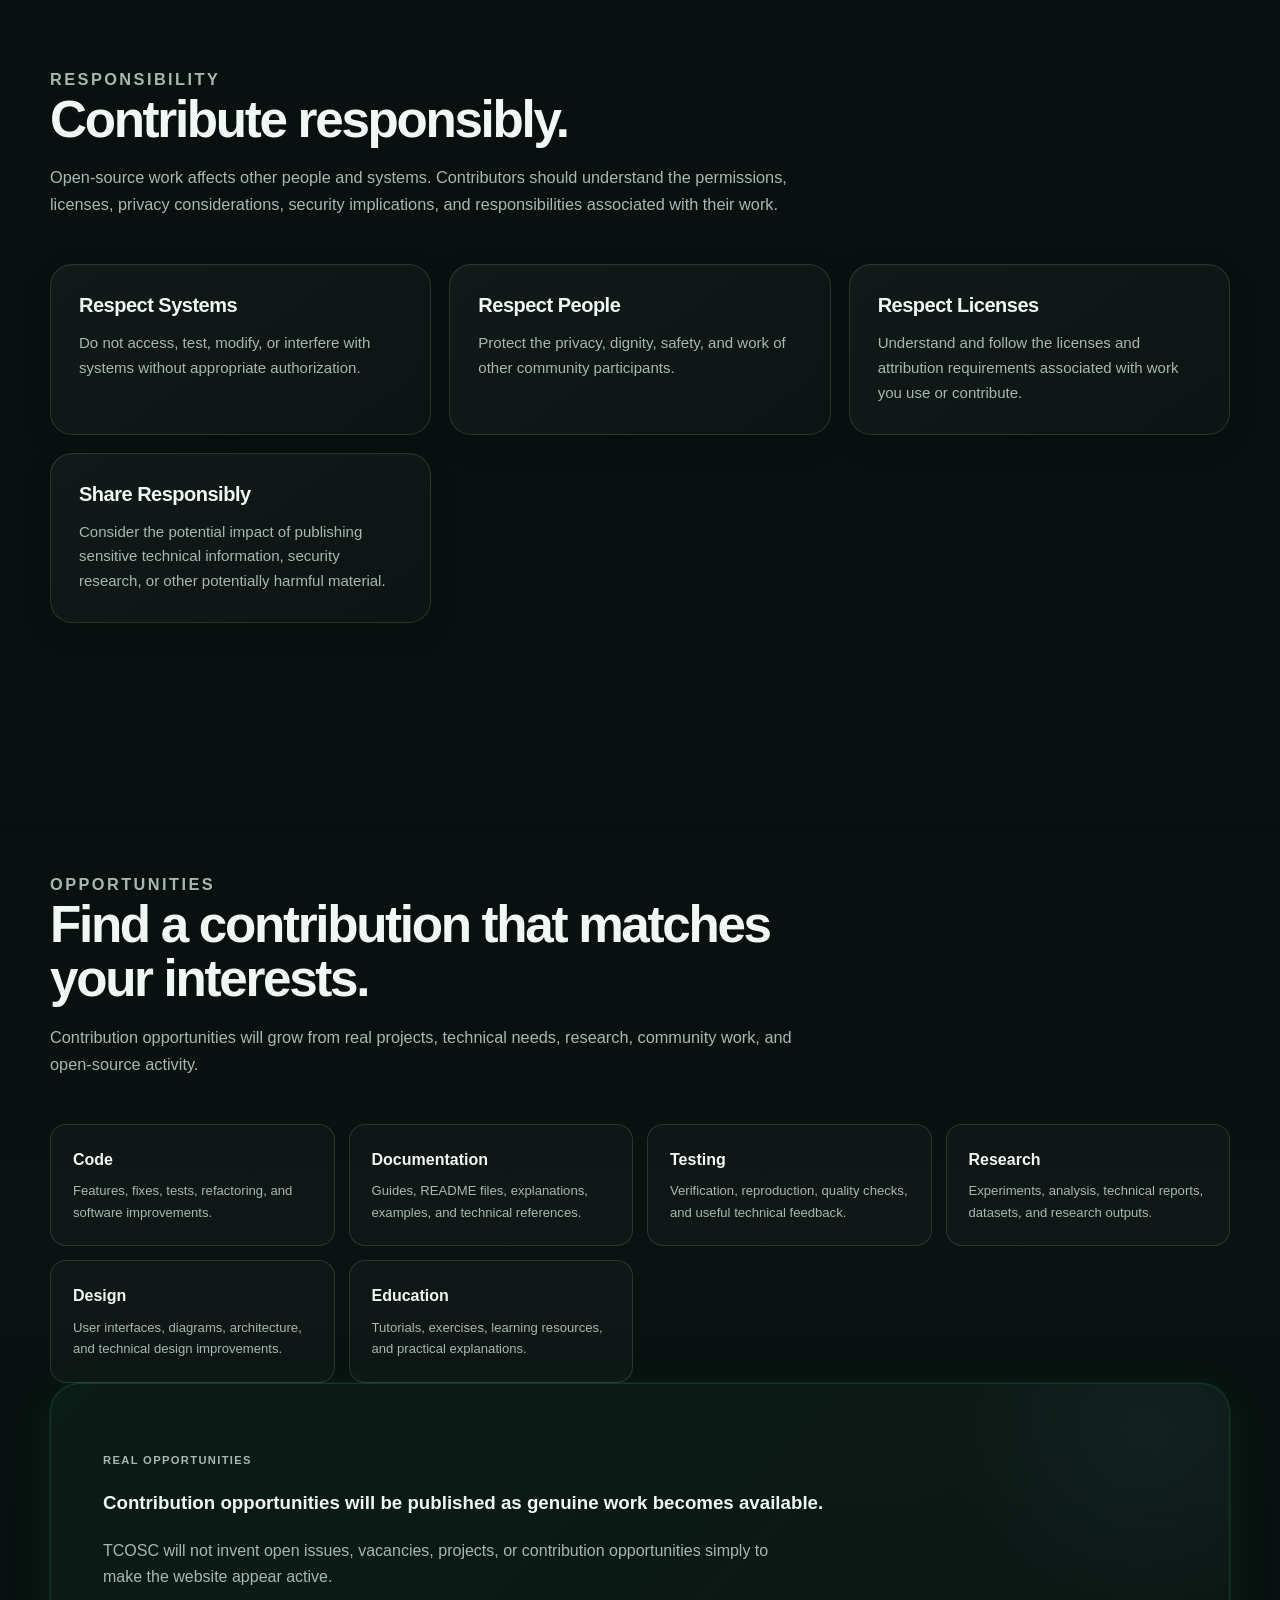
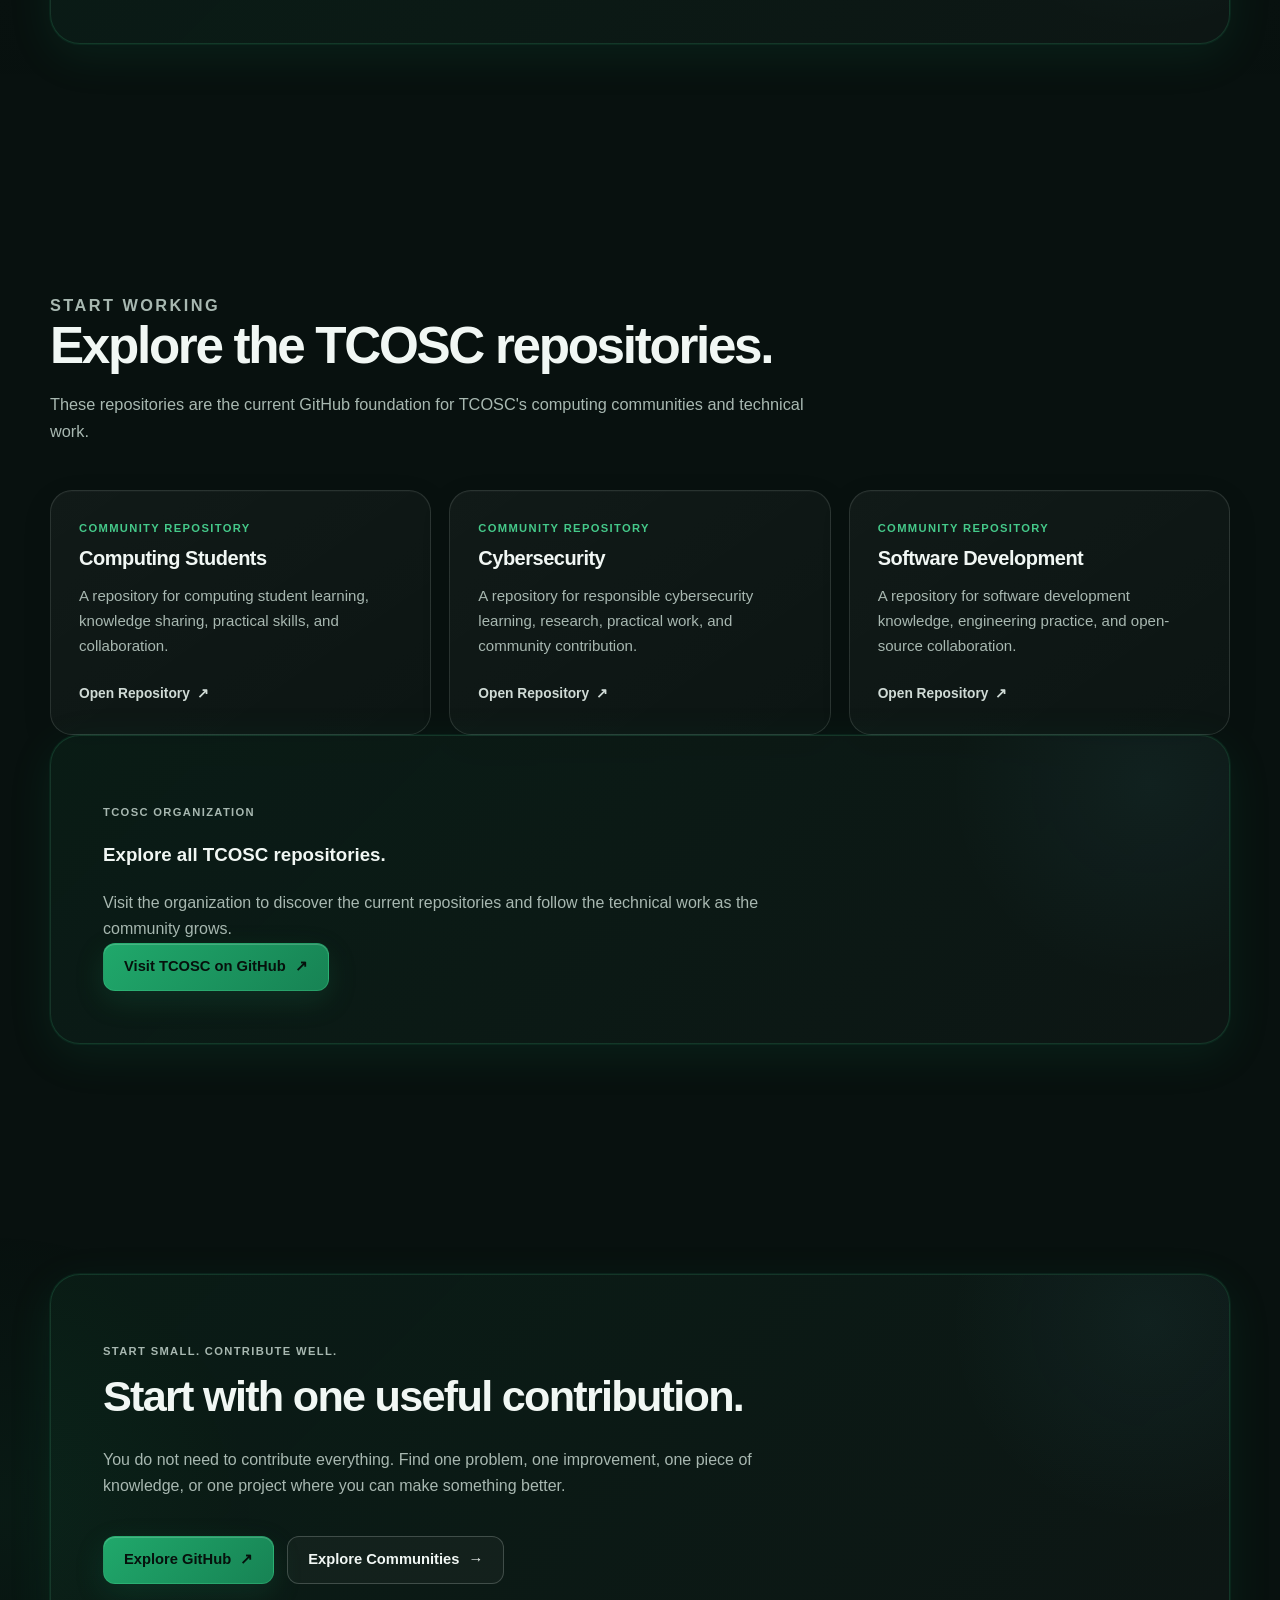
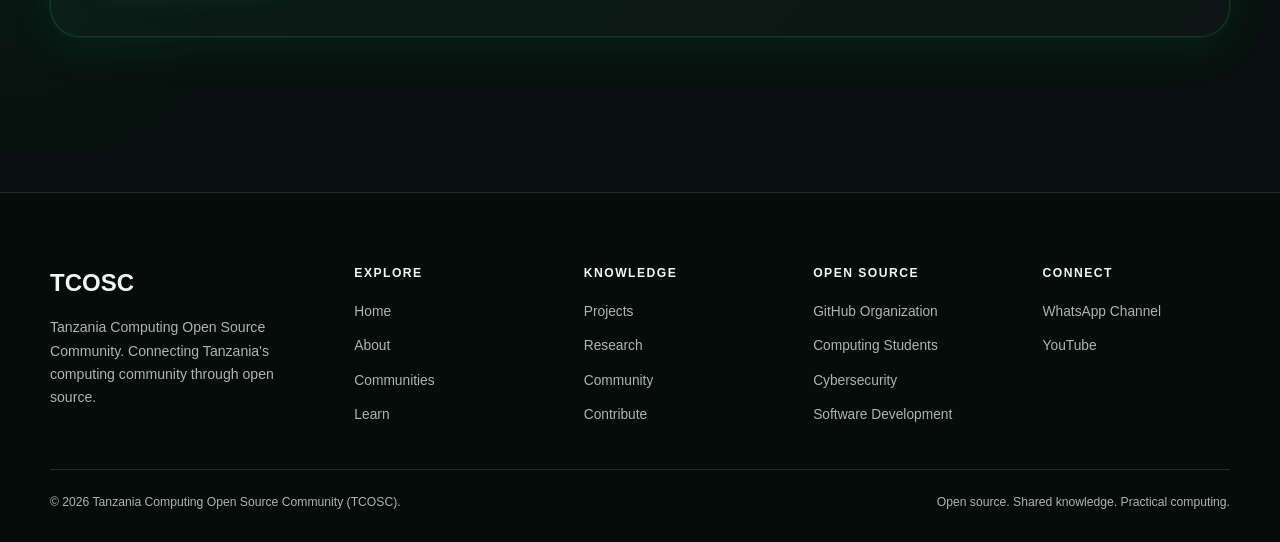
<file: contribute.html>
<!DOCTYPE html>
<html lang="en">
<head>
    <meta charset="UTF-8">
    <meta name="viewport" content="width=device-width, initial-scale=1.0">

    <meta
        name="description"
        content="Learn how to contribute to the Tanzania Computing Open Source Community through software, documentation, research, learning resources, security knowledge, design, and community work."
    >

    <title>Contribute | TCOSC</title>

    <link
        rel="icon"
        type="image/png"
        sizes="32x32"
        href="assets/favicon-32.png"
    >

    <link
        rel="icon"
        type="image/png"
        sizes="192x192"
        href="assets/favicon-192.png"
    >

    <link
        rel="apple-touch-icon"
        sizes="180x180"
        href="assets/apple-touch-icon.png"
    >

    <link rel="stylesheet" href="styles.css">
    <script src="script.js" defer></script>
</head>

<body>


    <div
        class="page-background"
        aria-hidden="true"
    >

        <video
            class="page-background__video"
            poster="assets/tcosc-intro-poster.jpg"
            autoplay
            muted
            loop
            playsinline
            preload="auto"
        >
            <source
                src="assets/tcosc-intro.mp4"
                type="video/mp4"
            >
        </video>

    </div>


    <header class="site-header">
        <div class="container site-header__inner">

            <a
                class="site-brand"
                href="index.html"
                aria-label="TCOSC home"
            >
                <span class="site-brand__mark" aria-hidden="true">
                    <img
                        src="assets/tcosc-logo.png"
                        alt=""
                        width="38"
                        height="38"
                        decoding="async"
                    >
                </span>

            <span class="site-brand__text">
                <span class="site-brand__name">TCOSC</span>
                <span class="site-brand__descriptor">
                    Tanzania Computing Open Source Community
                </span>
            </span>
            </a>


            <nav
                class="primary-navigation"
                aria-label="Primary navigation"
            >
                <a href="index.html">
                    Home
                </a>

                <a href="about.html">
                    About
                </a>

                <a href="communities.html">
                    Communities
                </a>

                <a href="learn.html">
                    Learn
                </a>

                <a href="projects.html">
                    Projects
                </a>

                <a href="research.html">
                    Research
                </a>

                <a href="community.html">
                    Community
                </a>

                <a
                    href="contribute.html"
                    aria-current="page"
                >
                    Contribute
                </a>

                <a
                    href="https://github.com/tanzania-computing-open-community"
                    target="_blank"
                    rel="noopener noreferrer"
                >
                    GitHub
                </a>
            </nav>

        </div>
    </header>


    <main>

        <section class="hero">
            <div class="container hero__content">

                <p class="hero__eyebrow">
                    Contribute to TCOSC
                </p>

                <h1>
                    Your contribution can become part of something others build on.
                </h1>

                <p class="hero__lead">
                    TCOSC grows through practical contributions to open-source
                    software, learning resources, research, documentation,
                    technical knowledge, community infrastructure, and
                    collaborative work.
                </p>

                <div class="hero__actions">

                    <a
                        class="button button--primary"
                        href="https://github.com/tanzania-computing-open-community"
                        target="_blank"
                        rel="noopener noreferrer"
                    >
                        Explore GitHub
                        <span
                            class="button__arrow"
                            aria-hidden="true"
                        >
                            ↗
                        </span>
                    </a>

                    <a
                        class="button button--secondary"
                        href="communities.html"
                    >
                        Explore Communities
                        <span
                            class="button__arrow"
                            aria-hidden="true"
                        >
                            →
                        </span>
                    </a>

                </div>

            </div>
        </section>


        <section class="section">
            <div class="container">

                <div class="section-heading">

                    <p class="section-heading__eyebrow">
                        Ways to Contribute
                    </p>

                    <h2>
                        Contribution is bigger than writing code.
                    </h2>

                    <p>
                        Open-source communities need different kinds of
                        knowledge and work. Contribute where your skills,
                        experience, or interests can provide useful value.
                    </p>

                </div>


                <div class="card-grid">

                    <article class="card">

                        <span class="card__label">
                            01
                        </span>

                        <h3>
                            Code
                        </h3>

                        <p>
                            Build features, fix bugs, improve existing
                            software, write tests, and create useful tools.
                        </p>

                    </article>


                    <article class="card">

                        <span class="card__label">
                            02
                        </span>

                        <h3>
                            Documentation
                        </h3>

                        <p>
                            Improve README files, technical guides,
                            explanations, examples, references, and project
                            documentation.
                        </p>

                    </article>


                    <article class="card">

                        <span class="card__label">
                            03
                        </span>

                        <h3>
                            Learning Resources
                        </h3>

                        <p>
                            Share useful tutorials, notes, exercises,
                            references, demonstrations, and practical
                            learning material.
                        </p>

                    </article>


                    <article class="card">

                        <span class="card__label">
                            04
                        </span>

                        <h3>
                            Research
                        </h3>

                        <p>
                            Contribute research questions, experiments,
                            analysis, datasets, technical reports, prototypes,
                            and findings.
                        </p>

                    </article>


                    <article class="card">

                        <span class="card__label">
                            05
                        </span>

                        <h3>
                            Security Knowledge
                        </h3>

                        <p>
                            Contribute responsible security research,
                            defensive knowledge, practical labs, technical
                            writeups, and security learning resources.
                        </p>

                    </article>


                    <article class="card">

                        <span class="card__label">
                            06
                        </span>

                        <h3>
                            Design & Engineering
                        </h3>

                        <p>
                            Improve interfaces, architecture, diagrams,
                            workflows, developer experience, and technical
                            systems.
                        </p>

                    </article>


                    <article class="card">

                        <span class="card__label">
                            07
                        </span>

                        <h3>
                            Testing & Review
                        </h3>

                        <p>
                            Test software, reproduce problems, review
                            contributions, identify improvements, and provide
                            constructive technical feedback.
                        </p>

                    </article>


                    <article class="card">

                        <span class="card__label">
                            08
                        </span>

                        <h3>
                            Community Support
                        </h3>

                        <p>
                            Help with mentorship, technical discussions,
                            community resources, activities, and the
                            infrastructure that supports contributors.
                        </p>

                    </article>

                </div>

            </div>
        </section>


        <section class="section section--soft">
            <div class="container">

                <div class="section-heading">

                    <p class="section-heading__eyebrow">
                        Start Where You Are
                    </p>

                    <h2>
                        You do not have to begin as an open-source expert.
                    </h2>

                    <p>
                        Contribution can begin with something small. Choose
                        a starting point that matches your current experience
                        and gradually take on more responsibility.
                    </p>

                </div>


                <div class="card-grid">

                    <article class="card">

                        <span class="card__label">
                            New to Open Source
                        </span>

                        <h3>
                            Start by exploring.
                        </h3>

                        <p>
                            Read repositories, understand their documentation,
                            observe how projects work, ask questions, and
                            learn how contributions are made.
                        </p>

                        <a
                            class="card__link"
                            href="learn.html"
                        >
                            Learn First
                            <span aria-hidden="true">→</span>
                        </a>

                    </article>


                    <article class="card">

                        <span class="card__label">
                            Technical Skills
                        </span>

                        <h3>
                            Put your skills to work.
                        </h3>

                        <p>
                            Find software, documentation, testing, research,
                            design, security, or infrastructure work where
                            your existing skills can provide value.
                        </p>

                        <a
                            class="card__link"
                            href="projects.html"
                        >
                            Explore Projects
                            <span aria-hidden="true">→</span>
                        </a>

                    </article>


                    <article class="card">

                        <span class="card__label">
                            Have an Idea
                        </span>

                        <h3>
                            Turn an idea into useful work.
                        </h3>

                        <p>
                            A technical idea can become a project, experiment,
                            research question, learning resource, or
                            collaborative effort.
                        </p>

                        <a
                            class="card__link"
                            href="projects.html"
                        >
                            Explore Projects
                            <span aria-hidden="true">→</span>
                        </a>

                    </article>


                    <article class="card">

                        <span class="card__label">
                            Experience
                        </span>

                        <h3>
                            Help others move forward.
                        </h3>

                        <p>
                            Share practical experience through technical
                            guidance, reviews, mentorship, documentation, and
                            collaborative work.
                        </p>

                        <a
                            class="card__link"
                            href="community.html"
                        >
                            Explore Community
                            <span aria-hidden="true">→</span>
                        </a>

                    </article>

                </div>

            </div>
        </section>


        <section class="section">
            <div class="container">

                <div class="section-heading">

                    <p class="section-heading__eyebrow">
                        Contribution Path
                    </p>

                    <h2>
                        From discovering a project to maintaining the work.
                    </h2>

                    <p>
                        Good contributions begin with understanding. The
                        process should give contributors enough context to
                        make useful changes and give other contributors an
                        opportunity to review and improve the work.
                    </p>

                </div>


                <div class="cycle">

                    <div class="cycle__grid">

                        <div class="cycle__item">

                            <span class="cycle__step">
                                01
                            </span>

                            <h3>
                                Discover
                            </h3>

                            <p>
                                Find a repository, resource, project,
                                research topic, or technical problem that
                                interests you.
                            </p>

                        </div>


                        <div class="cycle__item">

                            <span class="cycle__step">
                                02
                            </span>

                            <h3>
                                Understand
                            </h3>

                            <p>
                                Read the available documentation and
                                understand the existing work before making
                                changes.
                            </p>

                        </div>


                        <div class="cycle__item">

                            <span class="cycle__step">
                                03
                            </span>

                            <h3>
                                Choose
                            </h3>

                            <p>
                                Select a contribution that matches your
                                skills, interests, and available time.
                            </p>

                        </div>


                        <div class="cycle__item">

                            <span class="cycle__step">
                                04
                            </span>

                            <h3>
                                Discuss
                            </h3>

                            <p>
                                For larger or unclear changes, discuss the
                                idea with relevant contributors before
                                investing significant work.
                            </p>

                        </div>


                        <div class="cycle__item">

                            <span class="cycle__step">
                                05
                            </span>

                            <h3>
                                Contribute
                            </h3>

                            <p>
                                Submit code, documentation, research,
                                resources, testing, design, or another useful
                                contribution.
                            </p>

                        </div>


                        <div class="cycle__item">

                            <span class="cycle__step">
                                06
                            </span>

                            <h3>
                                Review
                            </h3>

                            <p>
                                Give other contributors an opportunity to
                                examine the work and provide constructive
                                technical feedback.
                            </p>

                        </div>


                        <div class="cycle__item">

                            <span class="cycle__step">
                                07
                            </span>

                            <h3>
                                Improve
                            </h3>

                            <p>
                                Respond to feedback, correct problems, and
                                improve the contribution before it becomes
                                part of the shared work.
                            </p>

                        </div>


                        <div class="cycle__item">

                            <span class="cycle__step">
                                08
                            </span>

                            <h3>
                                Maintain
                            </h3>

                            <p>
                                Continue improving useful work after its
                                initial contribution and help future
                                contributors understand it.
                            </p>

                        </div>

                    </div>

                </div>

            </div>
        </section>


        <section class="section section--soft">
            <div class="container">

                <div class="intro-grid">

                    <div class="intro-copy">

                        <p class="section-heading__eyebrow">
                            GitHub
                        </p>

                        <h2>
                            GitHub is where much of TCOSC's technical work
                            happens.
                        </h2>

                        <p>
                            TCOSC uses GitHub to host open-source repositories,
                            collaborate on technical work, document projects,
                            review contributions, and make shared work
                            accessible.
                        </p>

                        <p>
                            Before contributing, read the repository
                            documentation and understand the project's
                            current structure and contribution expectations.
                        </p>

                        <a
                            class="button button--primary"
                            href="https://github.com/tanzania-computing-open-community"
                            target="_blank"
                            rel="noopener noreferrer"
                        >
                            Open TCOSC on GitHub
                            <span
                                class="button__arrow"
                                aria-hidden="true"
                            >
                                ↗
                            </span>
                        </a>

                    </div>


                    <aside class="highlight-panel">

                        <p class="card__label">
                            Good First Practice
                        </p>

                        <h3>
                            Understand before you change.
                        </h3>

                        <p>
                            Read the repository documentation, inspect the
                            existing work, understand the problem, and then
                            make a focused contribution.
                        </p>

                    </aside>

                </div>

            </div>
        </section>


        <section class="section">
            <div class="container">

                <div class="section-heading">

                    <p class="section-heading__eyebrow">
                        Quality
                    </p>

                    <h2>
                        Useful contributions should be clear, responsible,
                        and maintainable.
                    </h2>

                    <p>
                        TCOSC values the quality of shared technical work,
                        not simply the number of contributions made.
                    </p>

                </div>


                <div class="card-grid">

                    <article class="card">

                        <h3>
                            Useful
                        </h3>

                        <p>
                            Contributions should solve a genuine problem,
                            improve existing work, or provide meaningful
                            value to others.
                        </p>

                    </article>


                    <article class="card">

                        <h3>
                            Clear
                        </h3>

                        <p>
                            Code, documentation, research, and other
                            contributions should be understandable to the
                            people who will use or maintain them.
                        </p>

                    </article>


                    <article class="card">

                        <h3>
                            Reproducible
                        </h3>

                        <p>
                            Where appropriate, technical work should contain
                            enough information for others to understand,
                            test, or reproduce it.
                        </p>

                    </article>


                    <article class="card">

                        <h3>
                            Reviewed
                        </h3>

                        <p>
                            Important contributions should be open to
                            constructive technical review and improvement.
                        </p>

                    </article>


                    <article class="card">

                        <h3>
                            Maintainable
                        </h3>

                        <p>
                            Contributors should consider how their work will
                            be understood and maintained after the initial
                            contribution.
                        </p>

                    </article>


                    <article class="card">

                        <h3>
                            Attributed
                        </h3>

                        <p>
                            Give appropriate credit to people whose code,
                            ideas, research, resources, or other work you use.
                        </p>

                    </article>

                </div>

            </div>
        </section>


        <section class="section section--soft">
            <div class="container">

                <div class="section-heading">

                    <p class="section-heading__eyebrow">
                        New Contributors
                    </p>

                    <h2>
                        You can start before you know everything.
                    </h2>

                    <p>
                        Git and GitHub are skills that can be learned through
                        practice. Your first contribution does not need to be
                        a large software feature.
                    </p>

                </div>


                <div class="topic-grid">

                    <div class="topic">

                        <h3>
                            Read
                        </h3>

                        <p>
                            Explore an existing repository and understand what
                            it is trying to accomplish.
                        </p>

                    </div>


                    <div class="topic">

                        <h3>
                            Document
                        </h3>

                        <p>
                            Improve an explanation, example, README, or other
                            piece of documentation.
                        </p>

                    </div>


                    <div class="topic">

                        <h3>
                            Test
                        </h3>

                        <p>
                            Try software, reproduce a problem, and provide
                            useful information about what happened.
                        </p>

                    </div>


                    <div class="topic">

                        <h3>
                            Ask
                        </h3>

                        <p>
                            Ask a clear technical question when something in
                            a project is difficult to understand.
                        </p>

                    </div>


                    <div class="topic">

                        <h3>
                            Learn Git
                        </h3>

                        <p>
                            Build your Git and GitHub skills gradually through
                            real project work.
                        </p>

                    </div>


                    <div class="topic">

                        <h3>
                            Make Your First Contribution
                        </h3>

                        <p>
                            Start with a focused improvement that you can
                            understand, test, and explain.
                        </p>

                    </div>

                </div>


                <div class="hero__actions">

                    <a
                        class="button button--secondary"
                        href="learn.html"
                    >
                        Explore Learning
                        <span
                            class="button__arrow"
                            aria-hidden="true"
                        >
                            →
                        </span>
                    </a>

                </div>

            </div>
        </section>


        <section class="section">
            <div class="container">

                <div class="intro-grid">

                    <div class="intro-copy">

                        <p class="section-heading__eyebrow">
                            Mentorship
                        </p>

                        <h2>
                            Experienced contributors can help others move
                            forward.
                        </h2>

                        <p>
                            Mentorship is another form of contribution.
                            Experienced contributors can help people
                            understand repositories, review technical work,
                            solve unfamiliar problems, and develop practical
                            confidence.
                        </p>

                        <a
                            class="button button--secondary"
                            href="community.html"
                        >
                            Explore Community
                            <span
                                class="button__arrow"
                                aria-hidden="true"
                            >
                                →
                            </span>
                        </a>

                    </div>


                    <aside class="highlight-panel">

                        <p class="card__label">
                            Share Experience
                        </p>

                        <h3>
                            Help someone make their next step.
                        </h3>

                        <p>
                            A useful explanation, review, example, or
                            conversation can be as valuable to a growing
                            contributor as a piece of code.
                        </p>

                    </aside>

                </div>

            </div>
        </section>


        <section class="section section--soft">
            <div class="container">

                <div class="section-heading">

                    <p class="section-heading__eyebrow">
                        Institutions
                    </p>

                    <h2>
                        Institutions can contribute knowledge, people, and
                        technical work.
                    </h2>

                    <p>
                        Computing institutions, student groups, clubs,
                        research groups, and educators can participate through
                        shared technical activities and open-source work.
                    </p>

                </div>


                <div class="card-grid">

                    <article class="card">

                        <h3>
                            Student Projects
                        </h3>

                        <p>
                            Share suitable student work and transform useful
                            projects into opportunities for learning and
                            collaboration.
                        </p>

                    </article>


                    <article class="card">

                        <h3>
                            Learning Resources
                        </h3>

                        <p>
                            Contribute tutorials, practical exercises,
                            technical notes, and other useful educational
                            material.
                        </p>

                    </article>


                    <article class="card">

                        <h3>
                            Research
                        </h3>

                        <p>
                            Share research questions, experiments,
                            publications, prototypes, and other appropriate
                            research outputs.
                        </p>

                    </article>


                    <article class="card">

                        <h3>
                            Technical Activities
                        </h3>

                        <p>
                            Participate in workshops, discussions, showcases,
                            study groups, and other genuine community
                            activities.
                        </p>

                    </article>

                </div>

            </div>
        </section>


        <section class="section">
            <div class="container">

                <div class="section-heading">

                    <p class="section-heading__eyebrow">
                        Responsibility
                    </p>

                    <h2>
                        Contribute responsibly.
                    </h2>

                    <p>
                        Open-source work affects other people and systems.
                        Contributors should understand the permissions,
                        licenses, privacy considerations, security
                        implications, and responsibilities associated with
                        their work.
                    </p>

                </div>


                <div class="card-grid">

                    <article class="card">

                        <h3>
                            Respect Systems
                        </h3>

                        <p>
                            Do not access, test, modify, or interfere with
                            systems without appropriate authorization.
                        </p>

                    </article>


                    <article class="card">

                        <h3>
                            Respect People
                        </h3>

                        <p>
                            Protect the privacy, dignity, safety, and work of
                            other community participants.
                        </p>

                    </article>


                    <article class="card">

                        <h3>
                            Respect Licenses
                        </h3>

                        <p>
                            Understand and follow the licenses and attribution
                            requirements associated with work you use or
                            contribute.
                        </p>

                    </article>


                    <article class="card">

                        <h3>
                            Share Responsibly
                        </h3>

                        <p>
                            Consider the potential impact of publishing
                            sensitive technical information, security research,
                            or other potentially harmful material.
                        </p>

                    </article>

                </div>

            </div>
        </section>


        <section class="section section--soft">
            <div class="container">

                <div class="section-heading">

                    <p class="section-heading__eyebrow">
                        Opportunities
                    </p>

                    <h2>
                        Find a contribution that matches your interests.
                    </h2>

                    <p>
                        Contribution opportunities will grow from real
                        projects, technical needs, research, community work,
                        and open-source activity.
                    </p>

                </div>


                <div class="topic-grid">

                    <div class="topic">

                        <h3>
                            Code
                        </h3>

                        <p>
                            Features, fixes, tests, refactoring, and software
                            improvements.
                        </p>

                    </div>


                    <div class="topic">

                        <h3>
                            Documentation
                        </h3>

                        <p>
                            Guides, README files, explanations, examples, and
                            technical references.
                        </p>

                    </div>


                    <div class="topic">

                        <h3>
                            Testing
                        </h3>

                        <p>
                            Verification, reproduction, quality checks, and
                            useful technical feedback.
                        </p>

                    </div>


                    <div class="topic">

                        <h3>
                            Research
                        </h3>

                        <p>
                            Experiments, analysis, technical reports,
                            datasets, and research outputs.
                        </p>

                    </div>


                    <div class="topic">

                        <h3>
                            Design
                        </h3>

                        <p>
                            User interfaces, diagrams, architecture, and
                            technical design improvements.
                        </p>

                    </div>


                    <div class="topic">

                        <h3>
                            Education
                        </h3>

                        <p>
                            Tutorials, exercises, learning resources, and
                            practical explanations.
                        </p>

                    </div>

                </div>


                <div class="github-panel">

                    <div>

                        <p class="card__label">
                            Real Opportunities
                        </p>

                        <h3>
                            Contribution opportunities will be published as
                            genuine work becomes available.
                        </h3>

                        <p>
                            TCOSC will not invent open issues, vacancies,
                            projects, or contribution opportunities simply to
                            make the website appear active.
                        </p>

                    </div>

                </div>

            </div>
        </section>


        <section class="section">
            <div class="container">

                <div class="section-heading">

                    <p class="section-heading__eyebrow">
                        Start Working
                    </p>

                    <h2>
                        Explore the TCOSC repositories.
                    </h2>

                    <p>
                        These repositories are the current GitHub foundation
                        for TCOSC's computing communities and technical work.
                    </p>

                </div>


                <div class="card-grid">

                    <article class="card">

                        <span class="card__label">
                            Community Repository
                        </span>

                        <h3>
                            Computing Students
                        </h3>

                        <p>
                            A repository for computing student learning,
                            knowledge sharing, practical skills, and
                            collaboration.
                        </p>

                        <a
                            class="card__link"
                            href="https://github.com/tanzania-computing-open-community/tanzania-computing-students"
                            target="_blank"
                            rel="noopener noreferrer"
                        >
                            Open Repository
                            <span aria-hidden="true">↗</span>
                        </a>

                    </article>


                    <article class="card">

                        <span class="card__label">
                            Community Repository
                        </span>

                        <h3>
                            Cybersecurity
                        </h3>

                        <p>
                            A repository for responsible cybersecurity
                            learning, research, practical work, and
                            community contribution.
                        </p>

                        <a
                            class="card__link"
                            href="https://github.com/tanzania-computing-open-community/tanzania-cybersecurity"
                            target="_blank"
                            rel="noopener noreferrer"
                        >
                            Open Repository
                            <span aria-hidden="true">↗</span>
                        </a>

                    </article>


                    <article class="card">

                        <span class="card__label">
                            Community Repository
                        </span>

                        <h3>
                            Software Development
                        </h3>

                        <p>
                            A repository for software development knowledge,
                            engineering practice, and open-source
                            collaboration.
                        </p>

                        <a
                            class="card__link"
                            href="https://github.com/tanzania-computing-open-community/tanzania-software-development"
                            target="_blank"
                            rel="noopener noreferrer"
                        >
                            Open Repository
                            <span aria-hidden="true">↗</span>
                        </a>

                    </article>

                </div>


                <div class="github-panel">

                    <div>

                        <p class="card__label">
                            TCOSC Organization
                        </p>

                        <h3>
                            Explore all TCOSC repositories.
                        </h3>

                        <p>
                            Visit the organization to discover the current
                            repositories and follow the technical work as the
                            community grows.
                        </p>

                    </div>


                    <a
                        class="button button--primary"
                        href="https://github.com/tanzania-computing-open-community"
                        target="_blank"
                        rel="noopener noreferrer"
                    >
                        Visit TCOSC on GitHub
                        <span
                            class="button__arrow"
                            aria-hidden="true"
                        >
                            ↗
                        </span>
                    </a>

                </div>

            </div>
        </section>


        <section class="section section--featured">
            <div class="container">

                <div class="github-panel">

                    <div>

                        <p class="card__label">
                            Start Small. Contribute Well.
                        </p>

                        <h2>
                            Start with one useful contribution.
                        </h2>

                        <p>
                            You do not need to contribute everything. Find one
                            problem, one improvement, one piece of knowledge,
                            or one project where you can make something better.
                        </p>

                    </div>


                    <div class="hero__actions">

                        <a
                            class="button button--primary"
                            href="https://github.com/tanzania-computing-open-community"
                            target="_blank"
                            rel="noopener noreferrer"
                        >
                            Explore GitHub
                            <span
                                class="button__arrow"
                                aria-hidden="true"
                            >
                                ↗
                            </span>
                        </a>

                        <a
                            class="button button--secondary"
                            href="communities.html"
                        >
                            Explore Communities
                            <span
                                class="button__arrow"
                                aria-hidden="true"
                            >
                                →
                            </span>
                        </a>

                    </div>

                </div>

            </div>
        </section>

    </main>


    <footer class="site-footer">
        <div class="container site-footer__inner">

             <div>

                <h2>
                    TCOSC
                </h2>

                <p>
                    Tanzania Computing Open Source Community.
                    Connecting Tanzania's computing community
                    through open source.
                </p>

            </div>


             <div>

                <h3>
                    Explore
                </h3>

                <ul>

                    <li>
                        <a href="index.html">
                            Home
                        </a>
                    </li>

                    <li>
                        <a href="about.html">
                            About
                        </a>
                    </li>

                    <li>
                        <a href="communities.html">
                            Communities
                        </a>
                    </li>

                    <li>
                        <a href="learn.html">
                            Learn
                        </a>
                    </li>

                </ul>

            </div>


            <div>

                <h3>
                    Knowledge
                </h3>

                <ul>

                    <li>
                        <a href="projects.html">
                            Projects
                        </a>
                    </li>

                    <li>
                        <a href="research.html">
                            Research
                        </a>
                    </li>

                    <li>
                        <a href="community.html">
                            Community
                        </a>
                    </li>

                    <li>
                        <a href="contribute.html">
                            Contribute
                        </a>
                    </li>

                </ul>

            </div>


            <div>

                <h3>
                    Open Source
                </h3>

                <ul>

                    <li>
                        <a
                            href="https://github.com/tanzania-computing-open-community"
                            target="_blank"
                            rel="noopener noreferrer"
                        >
                            GitHub Organization
                        </a>
                    </li>

                    <li>
                        <a
                            href="https://github.com/tanzania-computing-open-community/tanzania-computing-students"
                            target="_blank"
                            rel="noopener noreferrer"
                        >
                            Computing Students
                        </a>
                    </li>

                    <li>
                        <a
                            href="https://github.com/tanzania-computing-open-community/tanzania-cybersecurity"
                            target="_blank"
                            rel="noopener noreferrer"
                        >
                            Cybersecurity
                        </a>
                    </li>

                    <li>
                        <a
                            href="https://github.com/tanzania-computing-open-community/tanzania-software-development"
                            target="_blank"
                            rel="noopener noreferrer"
                        >
                            Software Development
                        </a>
                    </li>

                </ul>

            </div>

            <div>

                <h3>
                    Connect
                </h3>

                <ul>

                    <li>
                        <a
                            href="https://whatsapp.com/channel/0029VbEFpmq3WHTeCVn0MK2S"
                            target="_blank"
                            rel="noopener noreferrer"
                        >
                            WhatsApp Channel
                        </a>
                    </li>

                    <li>
                        <a
                            href="https://www.youtube.com/@TCOSCOfficial"
                            target="_blank"
                            rel="noopener noreferrer"
                        >
                            YouTube
                        </a>
                    </li>

                </ul>

            </div>

        </div>


        <div class="container site-footer__bottom">

            <p>
                © 2026 Tanzania Computing Open Source Community (TCOSC).
            </p>

            <p>
                Open source. Shared knowledge. Practical computing.
            </p>

        </div>

    </footer>

</body>
</html>
</file>
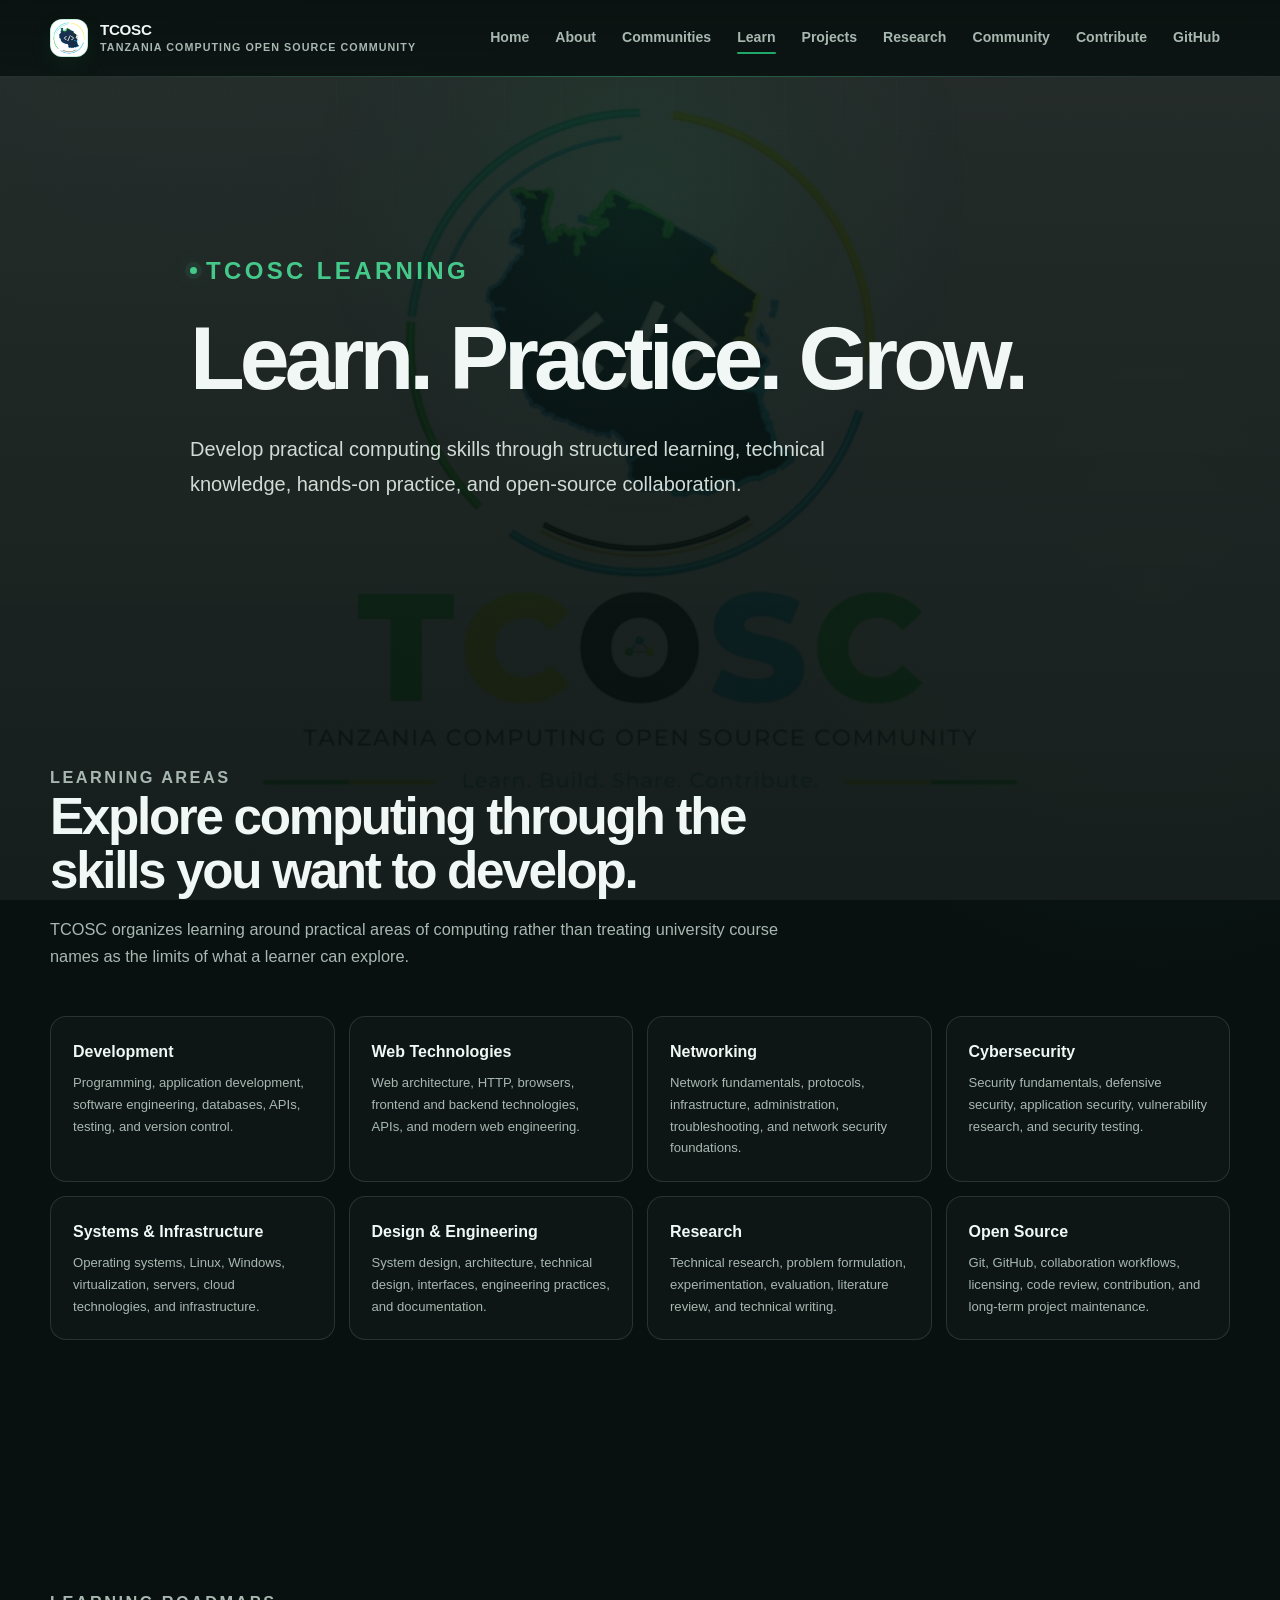
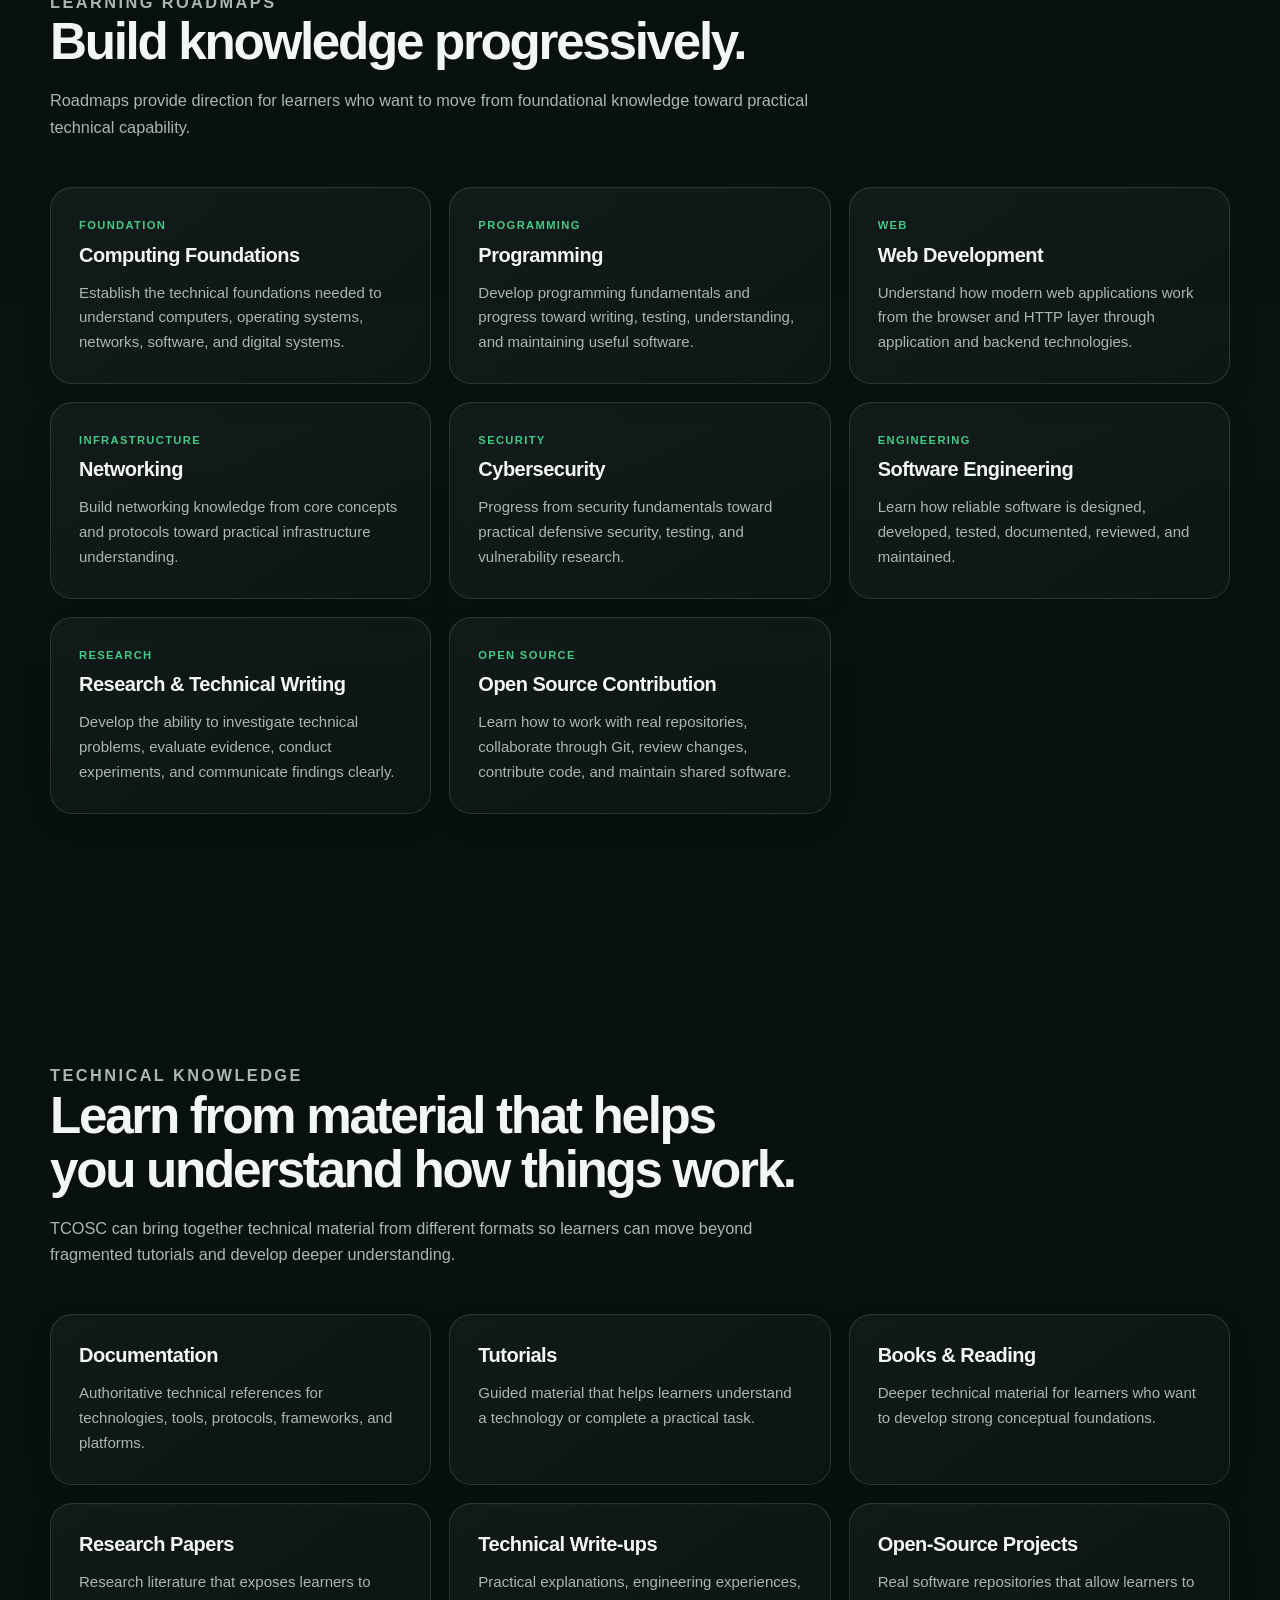
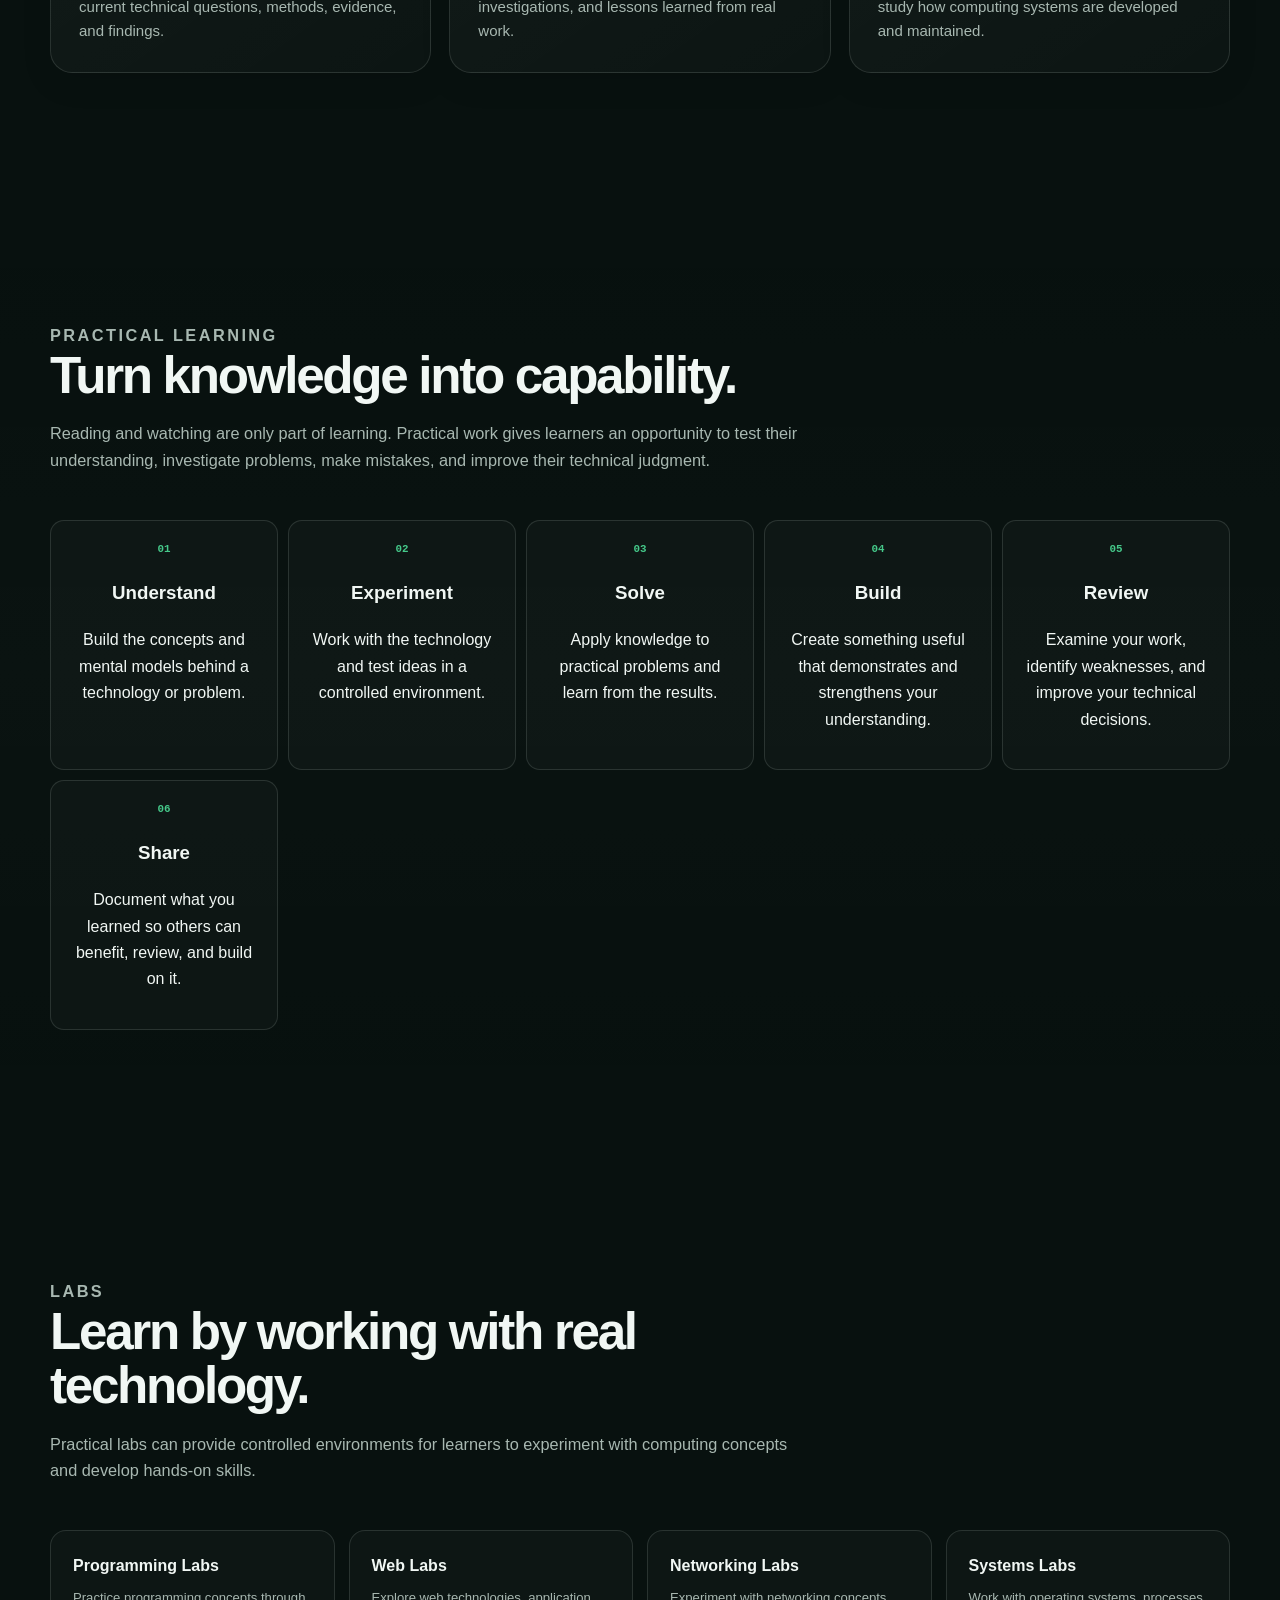
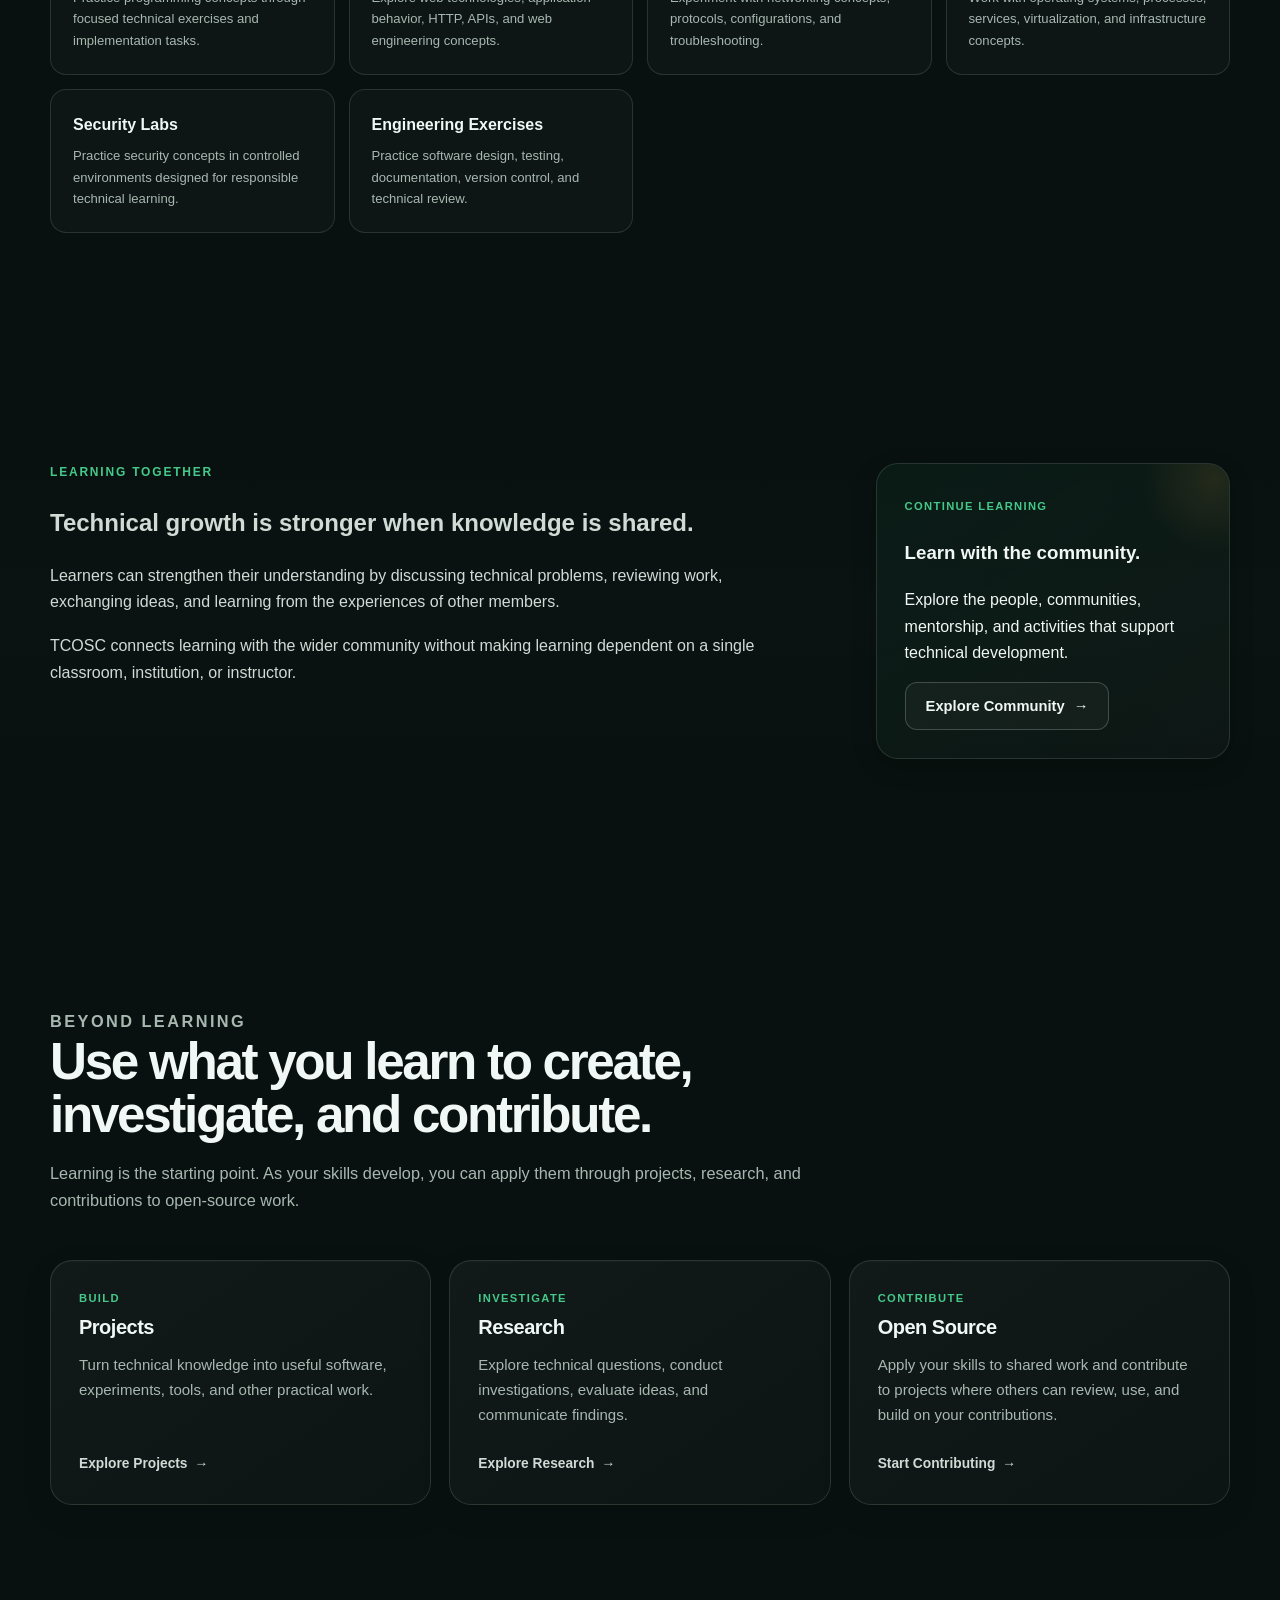
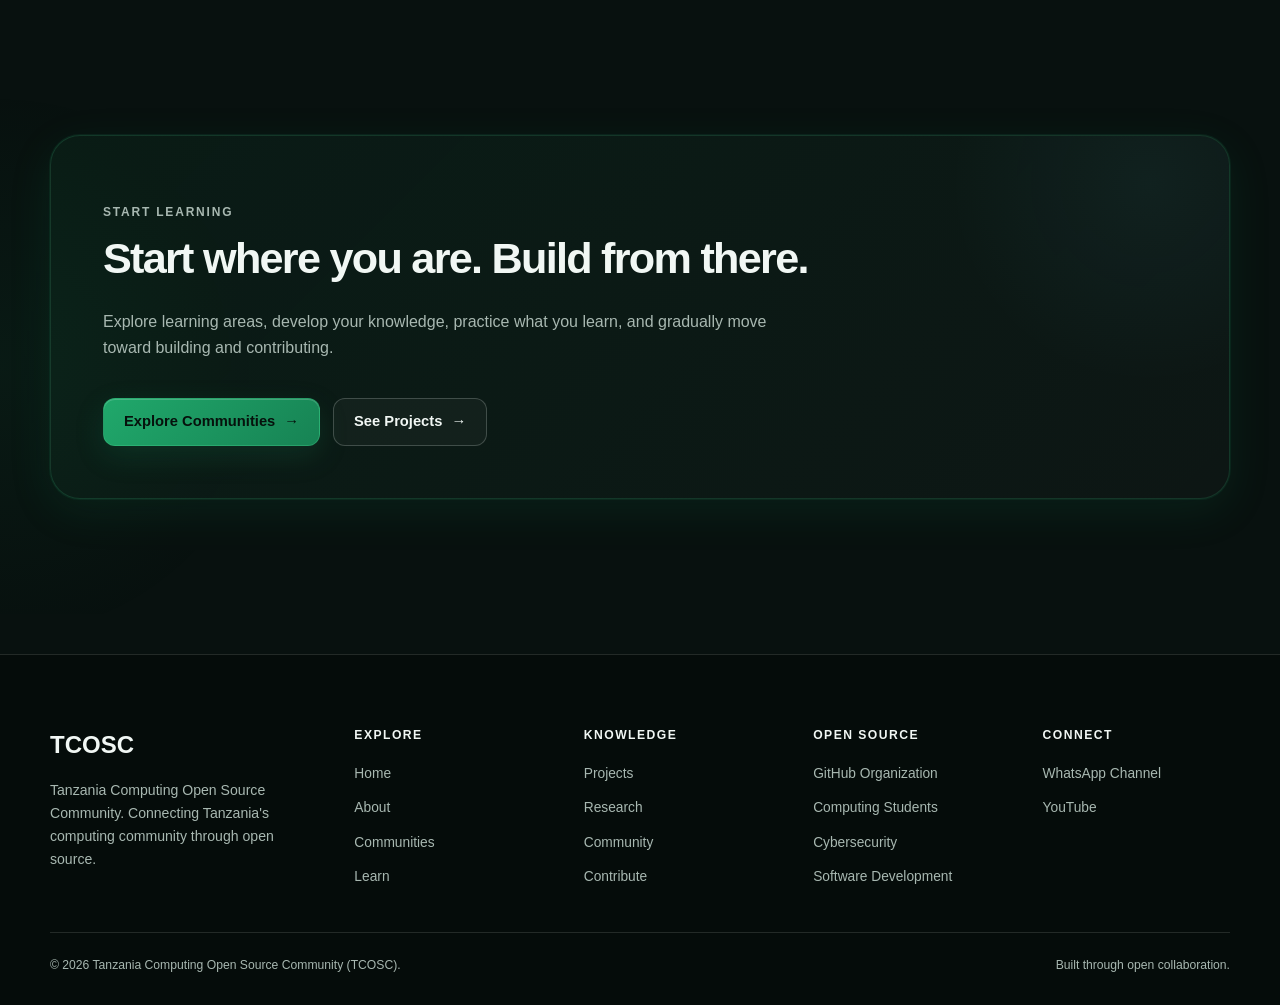
<file: learn.html>
<!DOCTYPE html>
<html lang="en">
<head>
    <meta charset="UTF-8">
    <meta name="viewport" content="width=device-width, initial-scale=1.0">

    <meta
        name="description"
        content="Learn computing skills through practical learning, technical knowledge, roadmaps, labs, and open-source collaboration with TCOSC."
    >

    <title>Learn | TCOSC</title>

    <link
        rel="icon"
        type="image/png"
        sizes="32x32"
        href="assets/favicon-32.png"
    >

    <link
        rel="icon"
        type="image/png"
        sizes="192x192"
        href="assets/favicon-192.png"
    >

    <link
        rel="apple-touch-icon"
        sizes="180x180"
        href="assets/apple-touch-icon.png"
    >

    <link rel="stylesheet" href="styles.css">
    <script src="script.js" defer></script>
</head>

<body>


    <div
        class="page-background"
        aria-hidden="true"
    >

        <video
            class="page-background__video"
            poster="assets/tcosc-intro-poster.jpg"
            autoplay
            muted
            loop
            playsinline
            preload="auto"
        >
            <source
                src="assets/tcosc-intro.mp4"
                type="video/mp4"
            >
        </video>

    </div>


<header class="site-header">
    <div class="container site-header__inner">

        <a class="site-brand" href="index.html" aria-label="TCOSC home">
            <span class="site-brand__mark" aria-hidden="true">
                <img
                    src="assets/tcosc-logo.png"
                    alt=""
                    width="38"
                    height="38"
                    decoding="async"
                >
            </span>

            <span class="site-brand__text">
                <span class="site-brand__name">TCOSC</span>
                <span class="site-brand__descriptor">
                    Tanzania Computing Open Source Community
                </span>
            </span>
        </a>

        <nav class="primary-navigation" aria-label="Primary navigation">
            <a href="index.html">Home</a>
            <a href="about.html">About</a>
            <a href="communities.html">Communities</a>
            <a href="learn.html" aria-current="page">Learn</a>
            <a href="projects.html">Projects</a>
            <a href="research.html">Research</a>
            <a href="community.html">Community</a>
            <a href="contribute.html">Contribute</a>
            <a
                href="https://github.com/tanzania-computing-open-community"
                target="_blank"
                rel="noopener noreferrer"
            >GitHub</a>
        </nav>

    </div>
</header>


<main>

    <section class="hero">
        <div class="container hero__content">
            <p class="hero__eyebrow">TCOSC Learning</p>

            <h1>Learn. Practice. Grow.</h1>

            <p class="hero__lead">
                Develop practical computing skills through structured learning,
                technical knowledge, hands-on practice, and open-source
                collaboration.
            </p>
        </div>
    </section>


    <section class="section">
        <div class="container">

            <div class="section-heading">
                <p class="section-heading__eyebrow">Learning Areas</p>

                <h2>
                    Explore computing through the skills you want to develop.
                </h2>

                <p>
                    TCOSC organizes learning around practical areas of computing
                    rather than treating university course names as the limits
                    of what a learner can explore.
                </p>
            </div>

            <div class="topic-grid">

                <article class="topic">
                    <h3>Development</h3>
                    <p>
                        Programming, application development, software
                        engineering, databases, APIs, testing, and version
                        control.
                    </p>
                </article>

                <article class="topic">
                    <h3>Web Technologies</h3>
                    <p>
                        Web architecture, HTTP, browsers, frontend and backend
                        technologies, APIs, and modern web engineering.
                    </p>
                </article>

                <article class="topic">
                    <h3>Networking</h3>
                    <p>
                        Network fundamentals, protocols, infrastructure,
                        administration, troubleshooting, and network security
                        foundations.
                    </p>
                </article>

                <article class="topic">
                    <h3>Cybersecurity</h3>
                    <p>
                        Security fundamentals, defensive security, application
                        security, vulnerability research, and security testing.
                    </p>
                </article>

                <article class="topic">
                    <h3>Systems &amp; Infrastructure</h3>
                    <p>
                        Operating systems, Linux, Windows, virtualization,
                        servers, cloud technologies, and infrastructure.
                    </p>
                </article>

                <article class="topic">
                    <h3>Design &amp; Engineering</h3>
                    <p>
                        System design, architecture, technical design,
                        interfaces, engineering practices, and documentation.
                    </p>
                </article>

                <article class="topic">
                    <h3>Research</h3>
                    <p>
                        Technical research, problem formulation, experimentation,
                        evaluation, literature review, and technical writing.
                    </p>
                </article>

                <article class="topic">
                    <h3>Open Source</h3>
                    <p>
                        Git, GitHub, collaboration workflows, licensing, code
                        review, contribution, and long-term project maintenance.
                    </p>
                </article>

            </div>

        </div>
    </section>


    <section class="section section--soft">
        <div class="container">

            <div class="section-heading">
                <p class="section-heading__eyebrow">Learning Roadmaps</p>

                <h2>Build knowledge progressively.</h2>

                <p>
                    Roadmaps provide direction for learners who want to move
                    from foundational knowledge toward practical technical
                    capability.
                </p>
            </div>

            <div class="card-grid">

                <article class="card">
                    <span class="card__label">Foundation</span>
                    <h3>Computing Foundations</h3>
                    <p>
                        Establish the technical foundations needed to understand
                        computers, operating systems, networks, software, and
                        digital systems.
                    </p>
                </article>

                <article class="card">
                    <span class="card__label">Programming</span>
                    <h3>Programming</h3>
                    <p>
                        Develop programming fundamentals and progress toward
                        writing, testing, understanding, and maintaining useful
                        software.
                    </p>
                </article>

                <article class="card">
                    <span class="card__label">Web</span>
                    <h3>Web Development</h3>
                    <p>
                        Understand how modern web applications work from the
                        browser and HTTP layer through application and backend
                        technologies.
                    </p>
                </article>

                <article class="card">
                    <span class="card__label">Infrastructure</span>
                    <h3>Networking</h3>
                    <p>
                        Build networking knowledge from core concepts and
                        protocols toward practical infrastructure understanding.
                    </p>
                </article>

                <article class="card">
                    <span class="card__label">Security</span>
                    <h3>Cybersecurity</h3>
                    <p>
                        Progress from security fundamentals toward practical
                        defensive security, testing, and vulnerability research.
                    </p>
                </article>

                <article class="card">
                    <span class="card__label">Engineering</span>
                    <h3>Software Engineering</h3>
                    <p>
                        Learn how reliable software is designed, developed,
                        tested, documented, reviewed, and maintained.
                    </p>
                </article>

                <article class="card">
                    <span class="card__label">Research</span>
                    <h3>Research &amp; Technical Writing</h3>
                    <p>
                        Develop the ability to investigate technical problems,
                        evaluate evidence, conduct experiments, and communicate
                        findings clearly.
                    </p>
                </article>

                <article class="card">
                    <span class="card__label">Open Source</span>
                    <h3>Open Source Contribution</h3>
                    <p>
                        Learn how to work with real repositories, collaborate
                        through Git, review changes, contribute code, and
                        maintain shared software.
                    </p>
                </article>

            </div>

        </div>
    </section>


    <section class="section">
        <div class="container">

            <div class="section-heading">
                <p class="section-heading__eyebrow">Technical Knowledge</p>

                <h2>
                    Learn from material that helps you understand how things work.
                </h2>

                <p>
                    TCOSC can bring together technical material from different
                    formats so learners can move beyond fragmented tutorials
                    and develop deeper understanding.
                </p>
            </div>

            <div class="card-grid">

                <article class="card">
                    <h3>Documentation</h3>
                    <p>
                        Authoritative technical references for technologies,
                        tools, protocols, frameworks, and platforms.
                    </p>
                </article>

                <article class="card">
                    <h3>Tutorials</h3>
                    <p>
                        Guided material that helps learners understand a
                        technology or complete a practical task.
                    </p>
                </article>

                <article class="card">
                    <h3>Books &amp; Reading</h3>
                    <p>
                        Deeper technical material for learners who want to
                        develop strong conceptual foundations.
                    </p>
                </article>

                <article class="card">
                    <h3>Research Papers</h3>
                    <p>
                        Research literature that exposes learners to current
                        technical questions, methods, evidence, and findings.
                    </p>
                </article>

                <article class="card">
                    <h3>Technical Write-ups</h3>
                    <p>
                        Practical explanations, engineering experiences,
                        investigations, and lessons learned from real work.
                    </p>
                </article>

                <article class="card">
                    <h3>Open-Source Projects</h3>
                    <p>
                        Real software repositories that allow learners to study
                        how computing systems are developed and maintained.
                    </p>
                </article>

            </div>

        </div>
    </section>


    <section class="section section--soft">
        <div class="container">

            <div class="section-heading">
                <p class="section-heading__eyebrow">Practical Learning</p>

                <h2>Turn knowledge into capability.</h2>

                <p>
                    Reading and watching are only part of learning. Practical
                    work gives learners an opportunity to test their
                    understanding, investigate problems, make mistakes, and
                    improve their technical judgment.
                </p>
            </div>

            <div class="cycle">
                <div class="cycle__grid">

                    <article class="cycle__item">
                        <span class="cycle__step">01</span>
                        <h3>Understand</h3>
                        <p>
                            Build the concepts and mental models behind a
                            technology or problem.
                        </p>
                    </article>

                    <article class="cycle__item">
                        <span class="cycle__step">02</span>
                        <h3>Experiment</h3>
                        <p>
                            Work with the technology and test ideas in a
                            controlled environment.
                        </p>
                    </article>

                    <article class="cycle__item">
                        <span class="cycle__step">03</span>
                        <h3>Solve</h3>
                        <p>
                            Apply knowledge to practical problems and learn from
                            the results.
                        </p>
                    </article>

                    <article class="cycle__item">
                        <span class="cycle__step">04</span>
                        <h3>Build</h3>
                        <p>
                            Create something useful that demonstrates and
                            strengthens your understanding.
                        </p>
                    </article>

                    <article class="cycle__item">
                        <span class="cycle__step">05</span>
                        <h3>Review</h3>
                        <p>
                            Examine your work, identify weaknesses, and improve
                            your technical decisions.
                        </p>
                    </article>

                    <article class="cycle__item">
                        <span class="cycle__step">06</span>
                        <h3>Share</h3>
                        <p>
                            Document what you learned so others can benefit,
                            review, and build on it.
                        </p>
                    </article>

                </div>
            </div>

        </div>
    </section>


    <section class="section">
        <div class="container">

            <div class="section-heading">
                <p class="section-heading__eyebrow">Labs</p>

                <h2>Learn by working with real technology.</h2>

                <p>
                    Practical labs can provide controlled environments for
                    learners to experiment with computing concepts and develop
                    hands-on skills.
                </p>
            </div>

            <div class="topic-grid">

                <article class="topic">
                    <h3>Programming Labs</h3>
                    <p>
                        Practice programming concepts through focused technical
                        exercises and implementation tasks.
                    </p>
                </article>

                <article class="topic">
                    <h3>Web Labs</h3>
                    <p>
                        Explore web technologies, application behavior, HTTP,
                        APIs, and web engineering concepts.
                    </p>
                </article>

                <article class="topic">
                    <h3>Networking Labs</h3>
                    <p>
                        Experiment with networking concepts, protocols,
                        configurations, and troubleshooting.
                    </p>
                </article>

                <article class="topic">
                    <h3>Systems Labs</h3>
                    <p>
                        Work with operating systems, processes, services,
                        virtualization, and infrastructure concepts.
                    </p>
                </article>

                <article class="topic">
                    <h3>Security Labs</h3>
                    <p>
                        Practice security concepts in controlled environments
                        designed for responsible technical learning.
                    </p>
                </article>

                <article class="topic">
                    <h3>Engineering Exercises</h3>
                    <p>
                        Practice software design, testing, documentation,
                        version control, and technical review.
                    </p>
                </article>

            </div>

        </div>
    </section>


    <section class="section section--soft">
        <div class="container">

            <div class="intro-grid">

                <div class="intro-copy">
                    <p class="section-heading__eyebrow">Learning Together</p>

                    <h2>
                        Technical growth is stronger when knowledge is shared.
                    </h2>

                    <p>
                        Learners can strengthen their understanding by discussing
                        technical problems, reviewing work, exchanging ideas,
                        and learning from the experiences of other members.
                    </p>

                    <p>
                        TCOSC connects learning with the wider community without
                        making learning dependent on a single classroom,
                        institution, or instructor.
                    </p>
                </div>

                <aside class="highlight-panel">
                    <span class="card__label">Continue Learning</span>

                    <h3>Learn with the community.</h3>

                    <p>
                        Explore the people, communities, mentorship, and
                        activities that support technical development.
                    </p>

                    <a class="button button--secondary" href="community.html">
                        Explore Community
                        <span class="button__arrow">→</span>
                    </a>
                </aside>

            </div>

        </div>
    </section>


    <section class="section">
        <div class="container">

            <div class="section-heading">
                <p class="section-heading__eyebrow">Beyond Learning</p>

                <h2>
                    Use what you learn to create, investigate, and contribute.
                </h2>

                <p>
                    Learning is the starting point. As your skills develop, you
                    can apply them through projects, research, and contributions
                    to open-source work.
                </p>
            </div>

            <div class="card-grid">

                <article class="card">
                    <span class="card__label">Build</span>

                    <h3>Projects</h3>

                    <p>
                        Turn technical knowledge into useful software,
                        experiments, tools, and other practical work.
                    </p>

                    <a class="card__link" href="projects.html">
                        Explore Projects <span>→</span>
                    </a>
                </article>

                <article class="card">
                    <span class="card__label">Investigate</span>

                    <h3>Research</h3>

                    <p>
                        Explore technical questions, conduct investigations,
                        evaluate ideas, and communicate findings.
                    </p>

                    <a class="card__link" href="research.html">
                        Explore Research <span>→</span>
                    </a>
                </article>

                <article class="card">
                    <span class="card__label">Contribute</span>

                    <h3>Open Source</h3>

                    <p>
                        Apply your skills to shared work and contribute to
                        projects where others can review, use, and build on
                        your contributions.
                    </p>

                    <a class="card__link" href="contribute.html">
                        Start Contributing <span>→</span>
                    </a>
                </article>

            </div>

        </div>
    </section>


    <section class="section section--featured">
        <div class="container">

            <div class="github-panel">

                <div>
                    <p class="section-heading__eyebrow">Start Learning</p>

                    <h2>Start where you are. Build from there.</h2>

                    <p>
                        Explore learning areas, develop your knowledge, practice
                        what you learn, and gradually move toward building and
                        contributing.
                    </p>
                </div>

                <div class="hero__actions">
                    <a class="button button--primary" href="communities.html">
                        Explore Communities
                        <span class="button__arrow">→</span>
                    </a>

                    <a class="button button--secondary" href="projects.html">
                        See Projects
                        <span class="button__arrow">→</span>
                    </a>
                </div>

            </div>

        </div>
    </section>

</main>


<footer class="site-footer">
    <div class="container site-footer__inner">

        <div>

                <h2>
                    TCOSC
                </h2>

                <p>
                    Tanzania Computing Open Source Community.
                    Connecting Tanzania's computing community
                    through open source.
                </p>

            </div>


            <div>

                <h3>
                    Explore
                </h3>

                <ul>

                    <li>
                        <a href="index.html">
                            Home
                        </a>
                    </li>

                    <li>
                        <a href="about.html">
                            About
                        </a>
                    </li>

                    <li>
                        <a href="communities.html">
                            Communities
                        </a>
                    </li>

                    <li>
                        <a href="learn.html">
                            Learn
                        </a>
                    </li>

                </ul>

            </div>


            <div>

                <h3>
                    Knowledge
                </h3>

                <ul>

                    <li>
                        <a href="projects.html">
                            Projects
                        </a>
                    </li>

                    <li>
                        <a href="research.html">
                            Research
                        </a>
                    </li>

                    <li>
                        <a href="community.html">
                            Community
                        </a>
                    </li>

                    <li>
                        <a href="contribute.html">
                            Contribute
                        </a>
                    </li>

                </ul>

            </div>


       <div>

                <h3>
                    Open Source
                </h3>

                <ul>

                    <li>
                        <a
                            href="https://github.com/tanzania-computing-open-community"
                            target="_blank"
                            rel="noopener noreferrer"
                        >
                            GitHub Organization
                        </a>
                    </li>

                    <li>
                        <a
                            href="https://github.com/tanzania-computing-open-community/tanzania-computing-students"
                            target="_blank"
                            rel="noopener noreferrer"
                        >
                            Computing Students
                        </a>
                    </li>

                    <li>
                        <a
                            href="https://github.com/tanzania-computing-open-community/tanzania-cybersecurity"
                            target="_blank"
                            rel="noopener noreferrer"
                        >
                            Cybersecurity
                        </a>
                    </li>

                    <li>
                        <a
                            href="https://github.com/tanzania-computing-open-community/tanzania-software-development"
                            target="_blank"
                            rel="noopener noreferrer"
                        >
                            Software Development
                        </a>
                    </li>

                </ul>

            </div>

        <div>

            <h3>
                Connect
            </h3>

            <ul>

                <li>
                    <a
                        href="https://whatsapp.com/channel/0029VbEFpmq3WHTeCVn0MK2S"
                        target="_blank"
                        rel="noopener noreferrer"
                    >
                        WhatsApp Channel
                    </a>
                </li>

                <li>
                    <a
                        href="https://www.youtube.com/@TCOSCOfficial"
                        target="_blank"
                        rel="noopener noreferrer"
                    >
                        YouTube
                    </a>
                </li>

            </ul>

        </div>

    </div>

    <div class="container site-footer__bottom">
        <p>
            © 2026 Tanzania Computing Open Source Community (TCOSC).
        </p>

        <p>
            Built through open collaboration.
        </p>
    </div>
</footer>

</body>
</html>
</file>
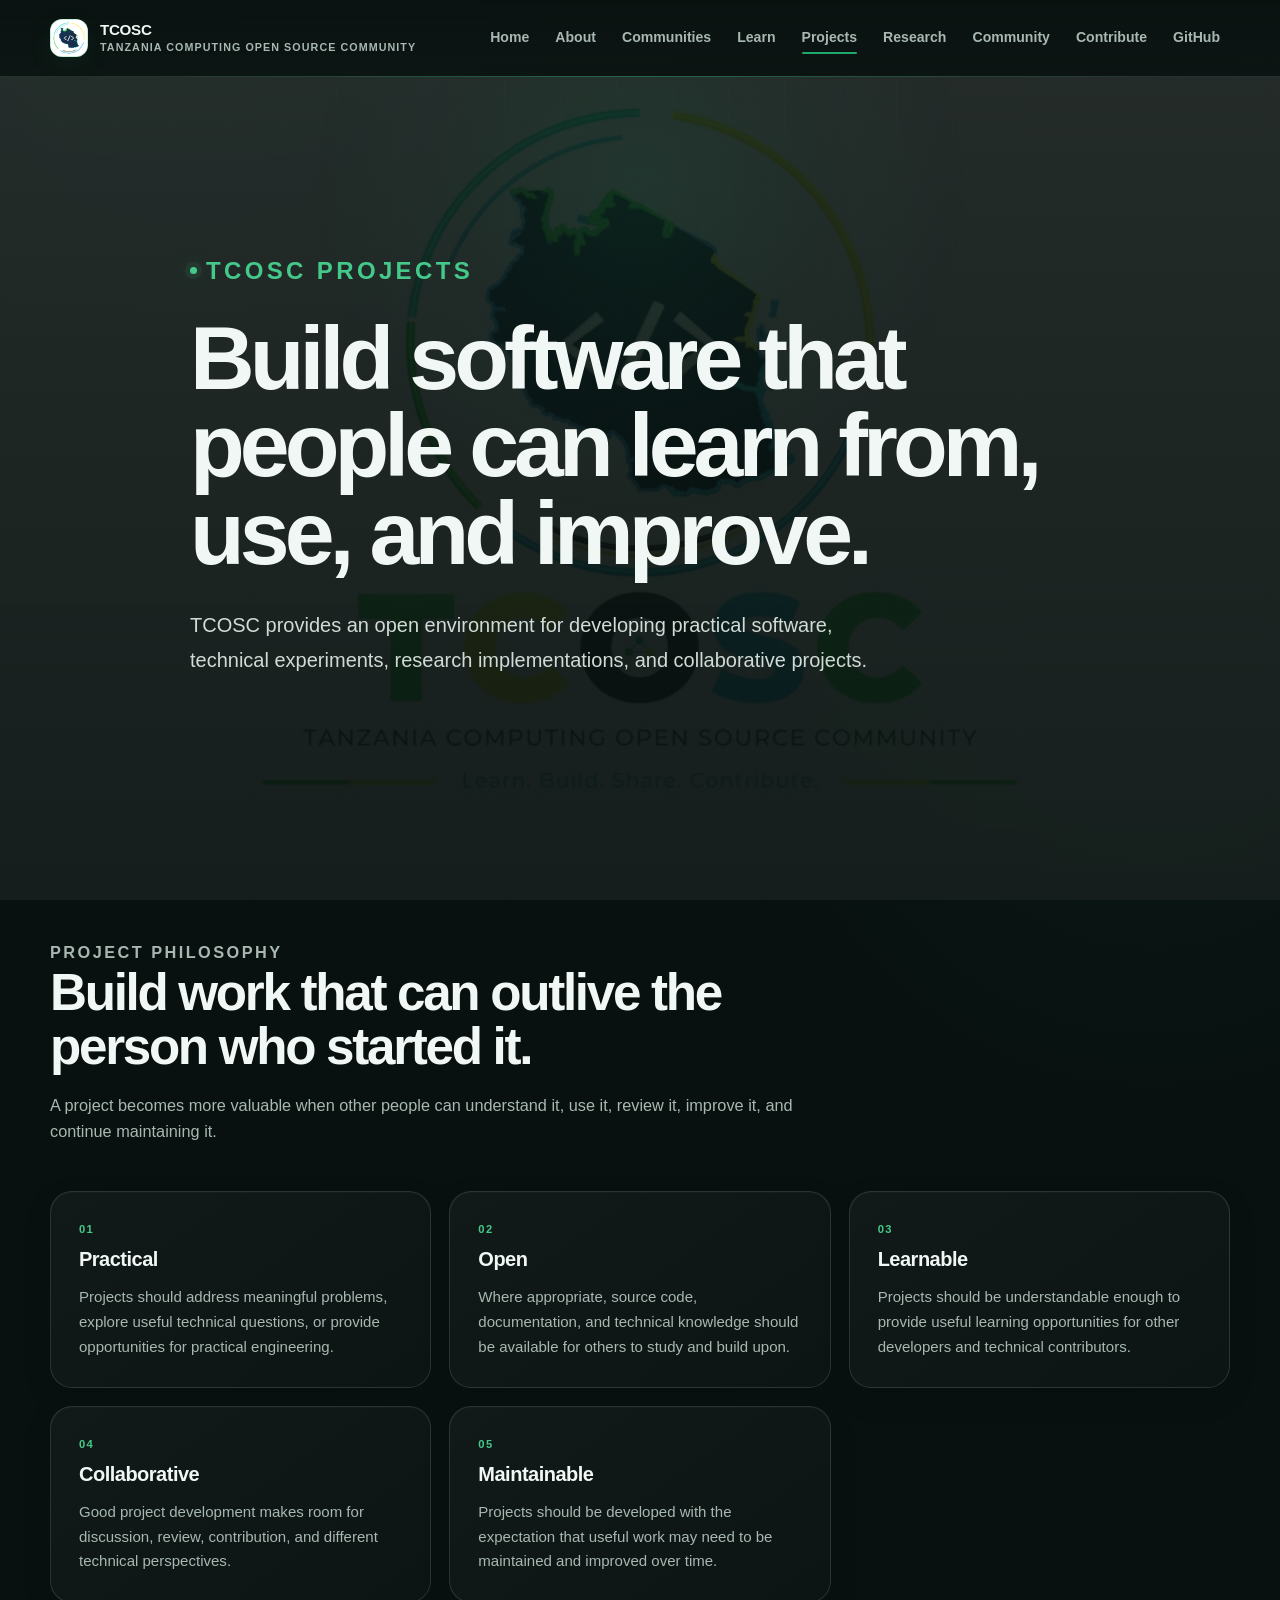
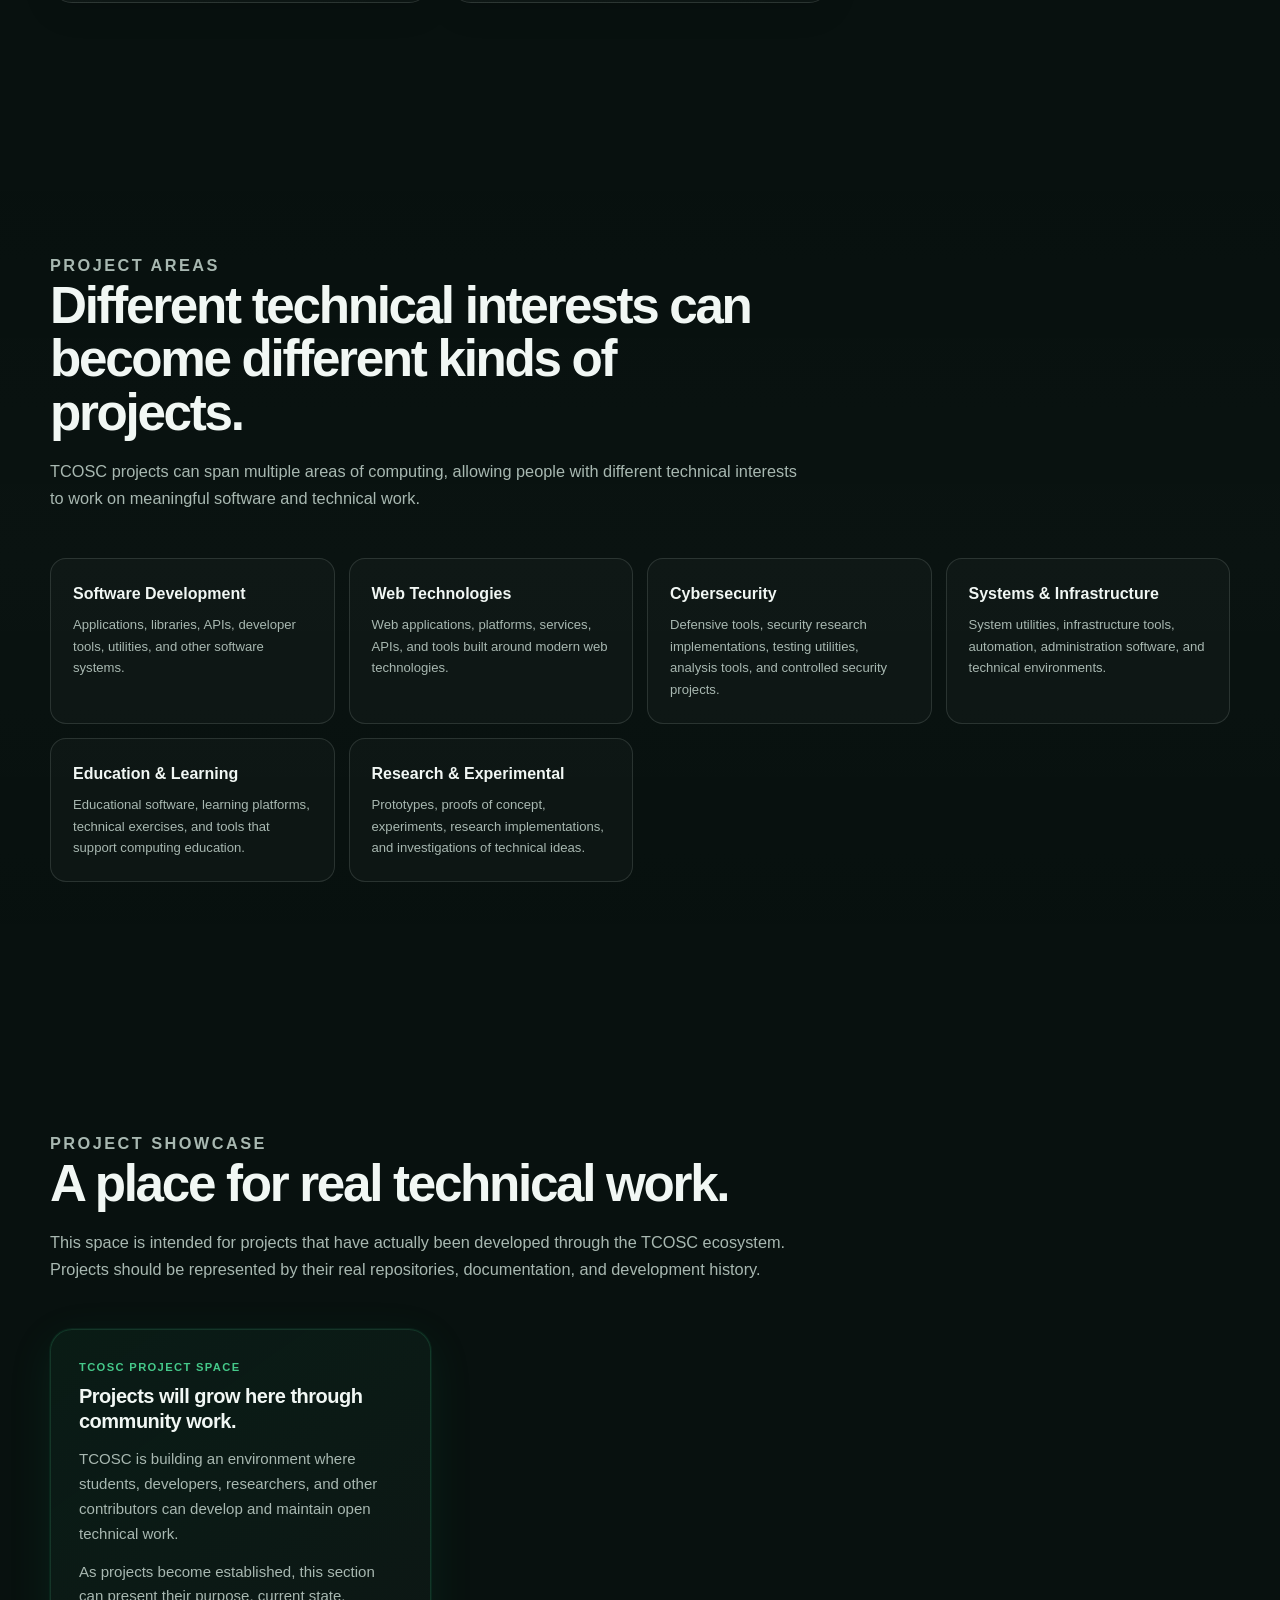
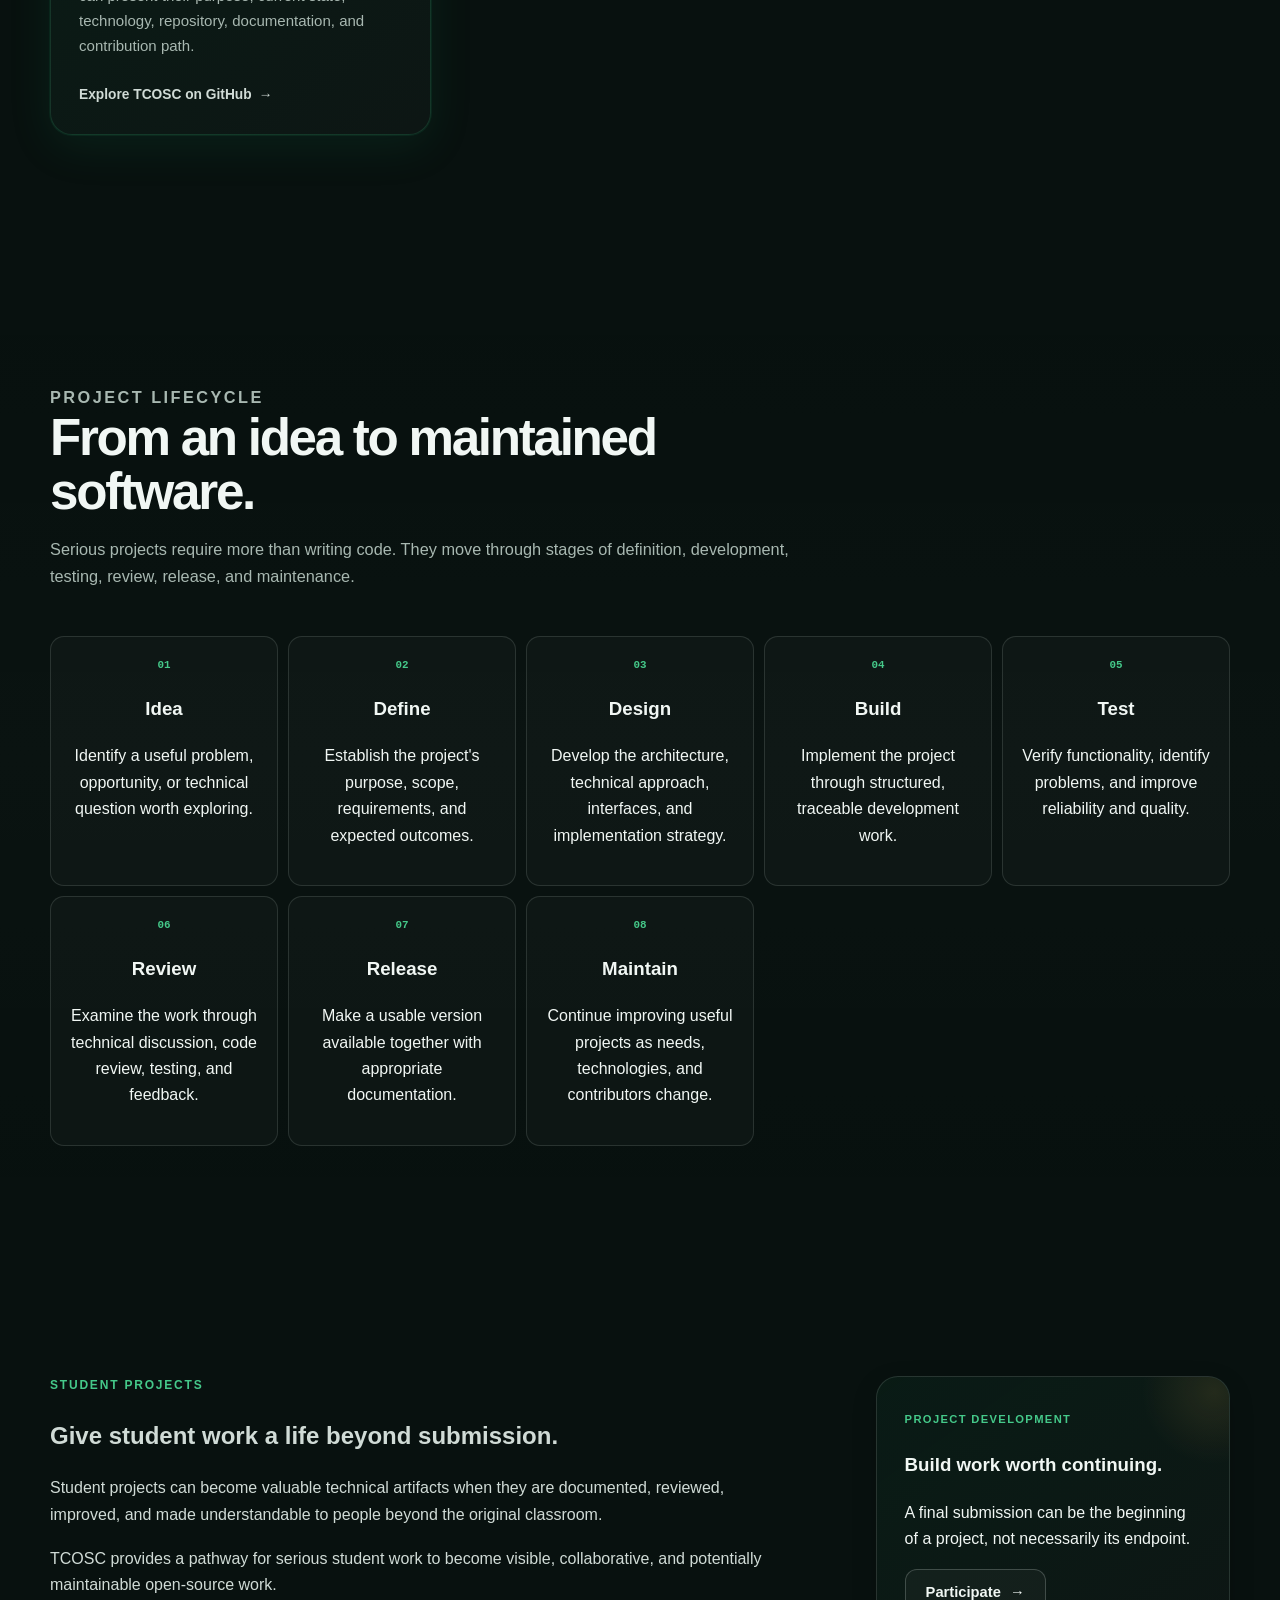
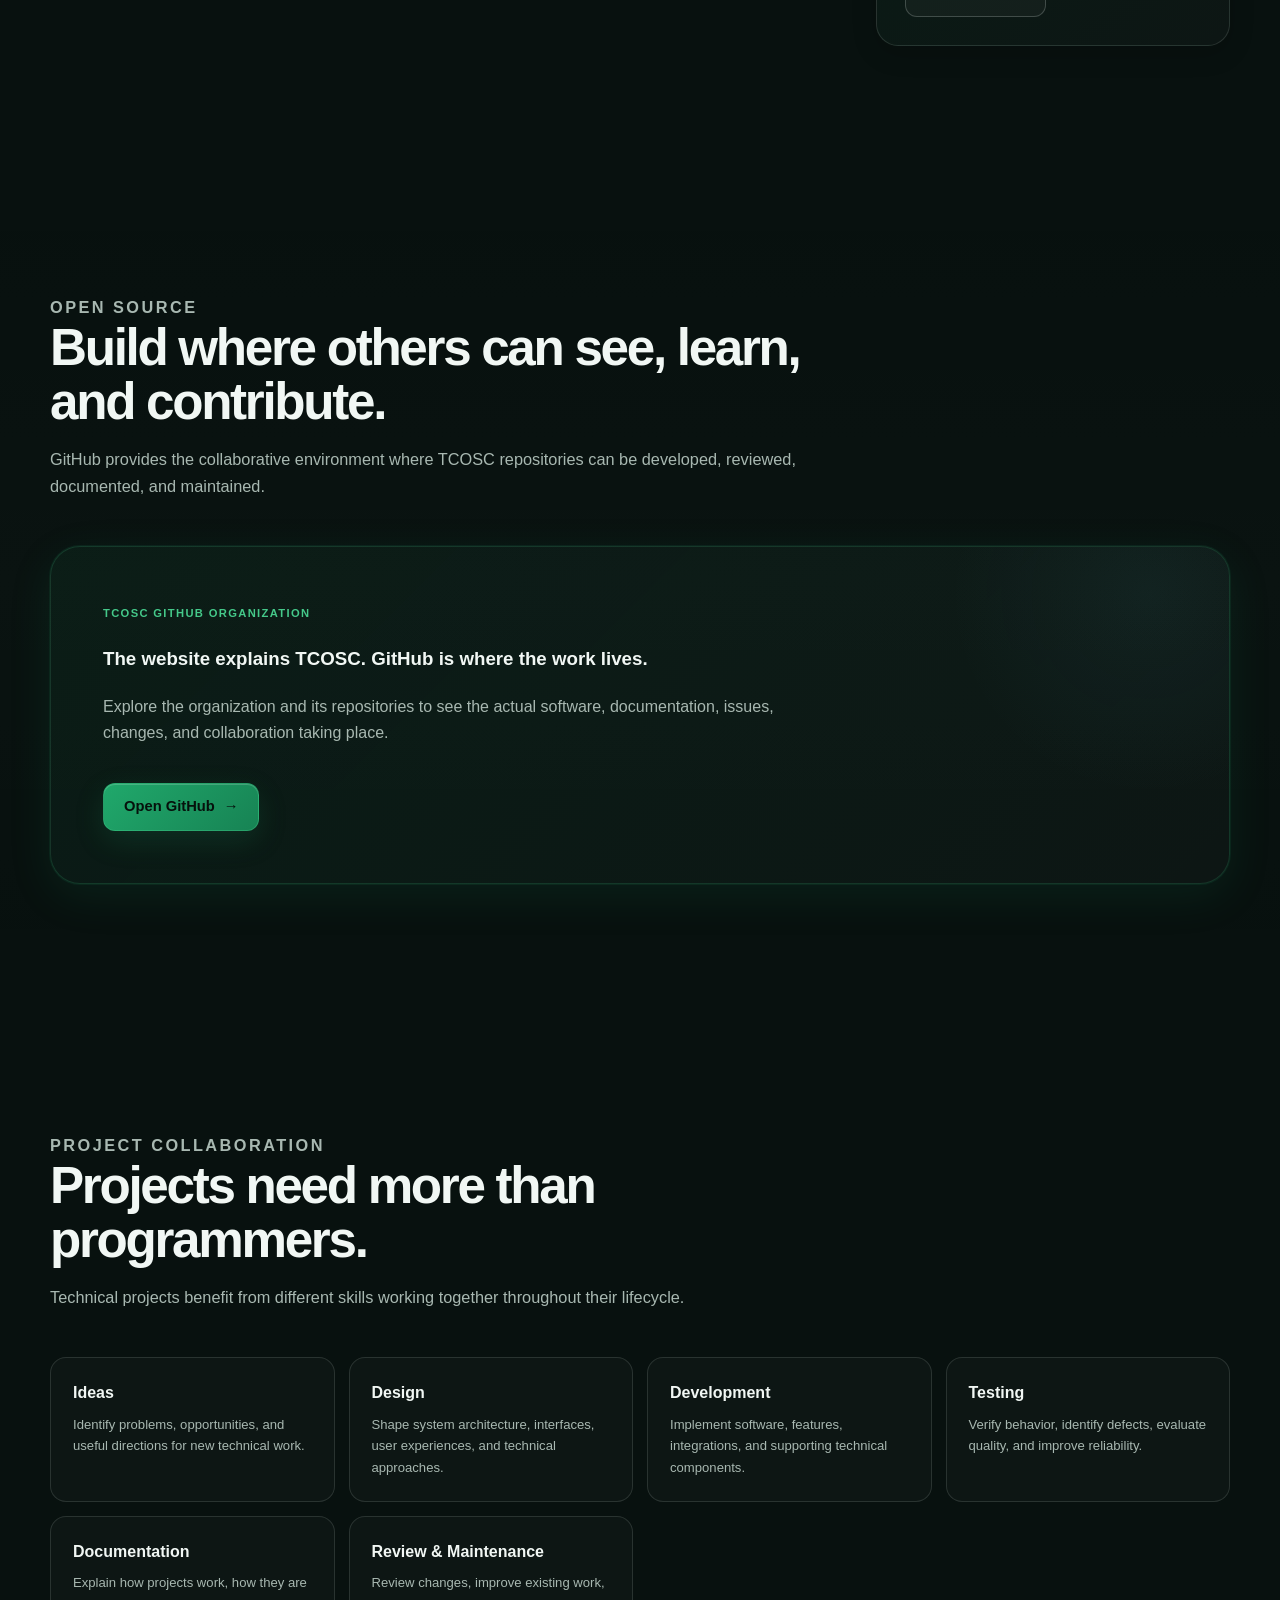
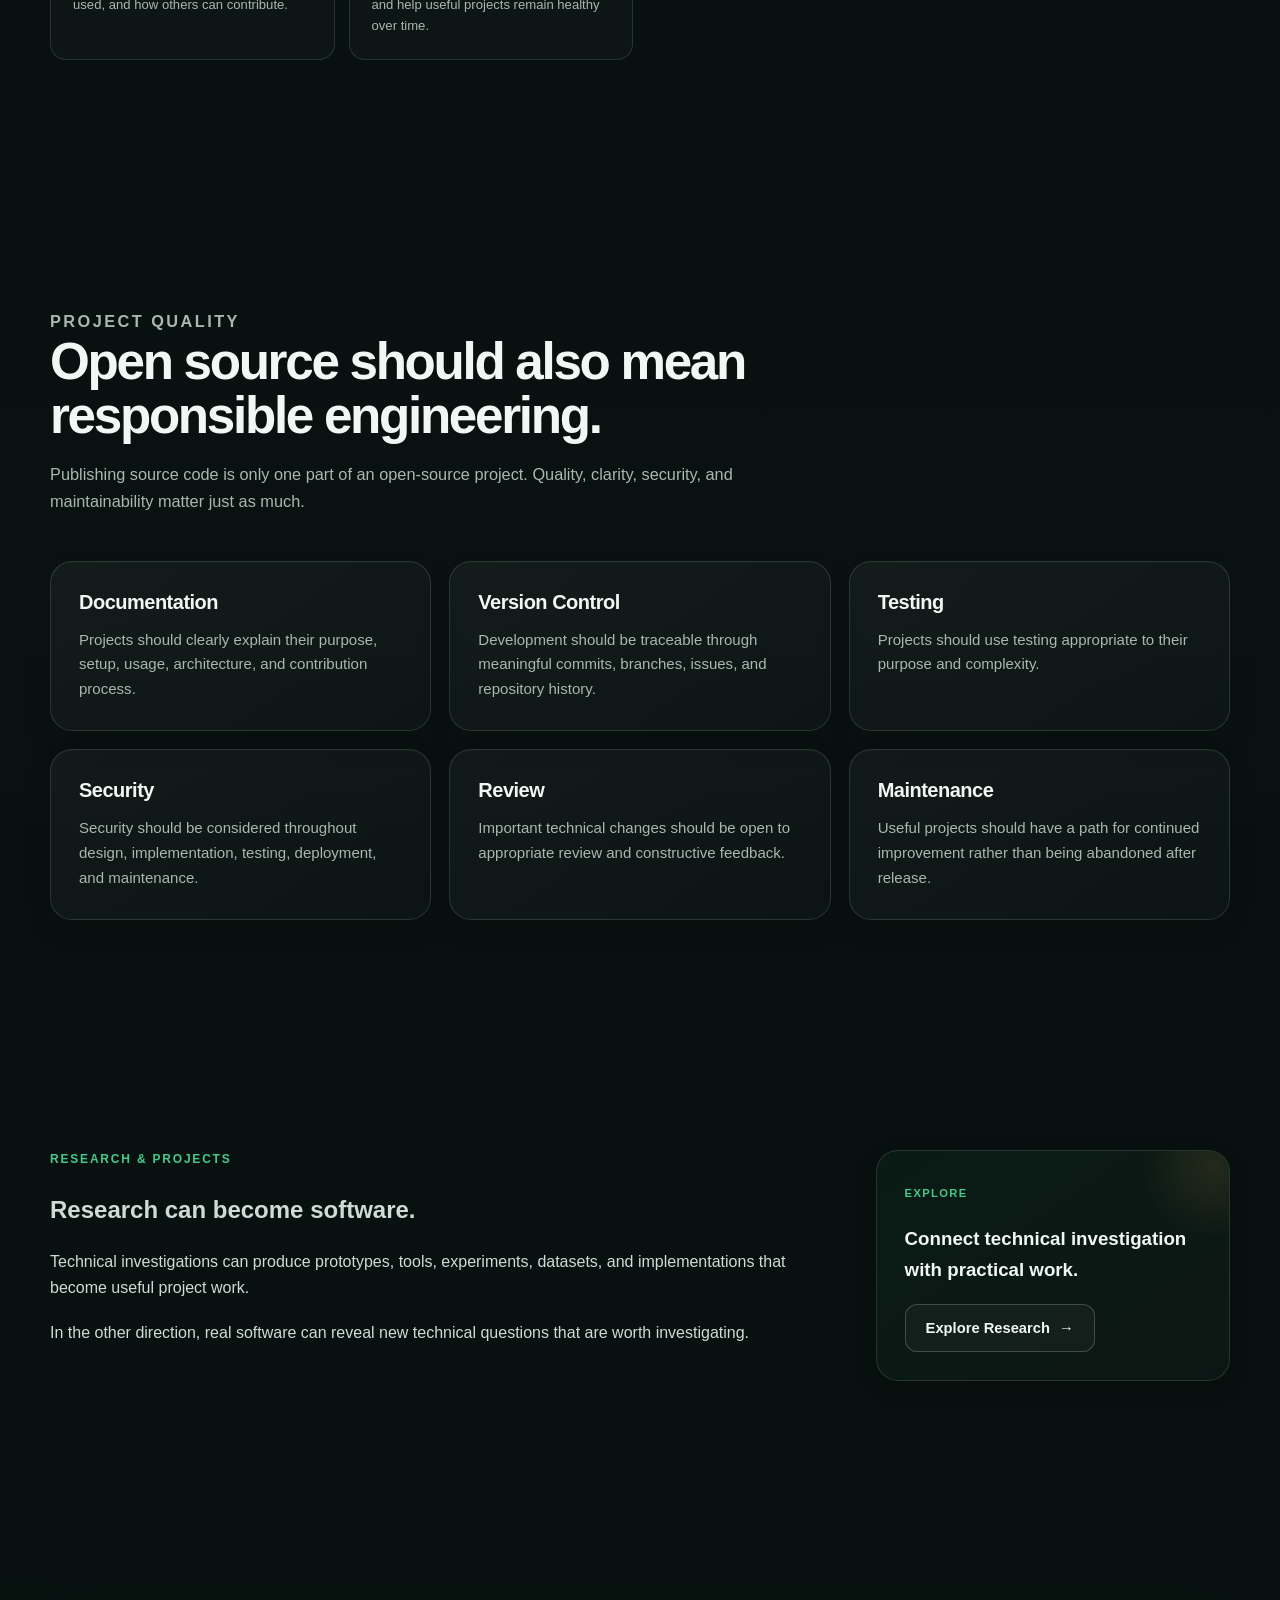
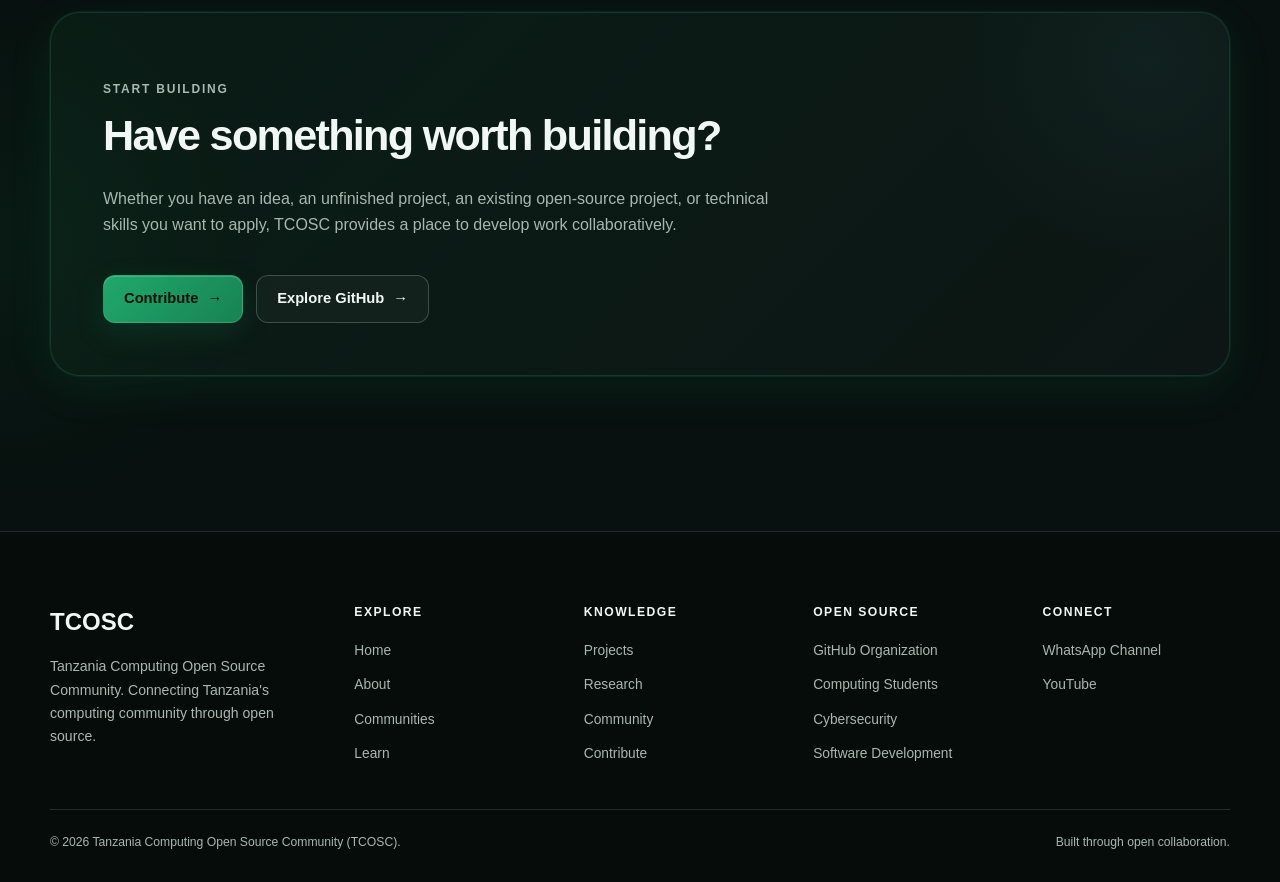
<file: projects.html>
<!DOCTYPE html>
<html lang="en">
<head>
    <meta charset="UTF-8">
    <meta name="viewport" content="width=device-width, initial-scale=1.0">

    <meta
        name="description"
        content="Explore software, research implementations, student work, and open-source projects developed through the Tanzania Computing Open Source Community."
    >

    <title>Projects | TCOSC</title>

    <link
        rel="icon"
        type="image/png"
        sizes="32x32"
        href="assets/favicon-32.png"
    >

    <link
        rel="icon"
        type="image/png"
        sizes="192x192"
        href="assets/favicon-192.png"
    >

    <link
        rel="apple-touch-icon"
        sizes="180x180"
        href="assets/apple-touch-icon.png"
    >

    <link rel="stylesheet" href="styles.css">
    <script src="script.js" defer></script>
</head>

<body>


    <div
        class="page-background"
        aria-hidden="true"
    >

        <video
            class="page-background__video"
            poster="assets/tcosc-intro-poster.jpg"
            autoplay
            muted
            loop
            playsinline
            preload="auto"
        >
            <source
                src="assets/tcosc-intro.mp4"
                type="video/mp4"
            >
        </video>

    </div>


<header class="site-header">
    <div class="container site-header__inner">

        <a class="site-brand" href="index.html" aria-label="TCOSC home">
            <span class="site-brand__mark" aria-hidden="true">
                <img
                    src="assets/tcosc-logo.png"
                    alt=""
                    width="38"
                    height="38"
                    decoding="async"
                >
            </span>

            <span class="site-brand__text">
                <span class="site-brand__name">TCOSC</span>
                <span class="site-brand__descriptor">
                    Tanzania Computing Open Source Community
                </span>
            </span>
        </a>

        <nav class="primary-navigation" aria-label="Primary navigation">
            <a href="index.html">Home</a>
            <a href="about.html">About</a>
            <a href="communities.html">Communities</a>
            <a href="learn.html">Learn</a>
            <a href="projects.html" aria-current="page">Projects</a>
            <a href="research.html">Research</a>
            <a href="community.html">Community</a>
            <a href="contribute.html">Contribute</a>

            <a
                href="https://github.com/tanzania-computing-open-community"
                target="_blank"
                rel="noopener noreferrer"
            >
                GitHub
            </a>
        </nav>

    </div>
</header>


<main>


    <section class="hero">
        <div class="container hero__content">

            <p class="hero__eyebrow">TCOSC Projects</p>

            <h1>
                Build software that people can learn from, use, and improve.
            </h1>

            <p class="hero__lead">
                TCOSC provides an open environment for developing practical
                software, technical experiments, research implementations,
                and collaborative projects.
            </p>

        </div>
    </section>


    <section class="section">
        <div class="container">

            <div class="section-heading">

                <p class="section-heading__eyebrow">
                    Project Philosophy
                </p>

                <h2>
                    Build work that can outlive the person who started it.
                </h2>

                <p>
                    A project becomes more valuable when other people can
                    understand it, use it, review it, improve it, and continue
                    maintaining it.
                </p>

            </div>

            <div class="card-grid">

                <article class="card">
                    <span class="card__label">01</span>

                    <h3>Practical</h3>

                    <p>
                        Projects should address meaningful problems, explore
                        useful technical questions, or provide opportunities
                        for practical engineering.
                    </p>
                </article>

                <article class="card">
                    <span class="card__label">02</span>

                    <h3>Open</h3>

                    <p>
                        Where appropriate, source code, documentation, and
                        technical knowledge should be available for others
                        to study and build upon.
                    </p>
                </article>

                <article class="card">
                    <span class="card__label">03</span>

                    <h3>Learnable</h3>

                    <p>
                        Projects should be understandable enough to provide
                        useful learning opportunities for other developers
                        and technical contributors.
                    </p>
                </article>

                <article class="card">
                    <span class="card__label">04</span>

                    <h3>Collaborative</h3>

                    <p>
                        Good project development makes room for discussion,
                        review, contribution, and different technical
                        perspectives.
                    </p>
                </article>

                <article class="card">
                    <span class="card__label">05</span>

                    <h3>Maintainable</h3>

                    <p>
                        Projects should be developed with the expectation
                        that useful work may need to be maintained and
                        improved over time.
                    </p>
                </article>

            </div>

        </div>
    </section>


    <section class="section section--soft">
        <div class="container">

            <div class="section-heading">

                <p class="section-heading__eyebrow">
                    Project Areas
                </p>

                <h2>
                    Different technical interests can become different kinds
                    of projects.
                </h2>

                <p>
                    TCOSC projects can span multiple areas of computing,
                    allowing people with different technical interests to
                    work on meaningful software and technical work.
                </p>

            </div>

            <div class="topic-grid">

                <article class="topic">
                    <h3>Software Development</h3>

                    <p>
                        Applications, libraries, APIs, developer tools,
                        utilities, and other software systems.
                    </p>
                </article>

                <article class="topic">
                    <h3>Web Technologies</h3>

                    <p>
                        Web applications, platforms, services, APIs, and
                        tools built around modern web technologies.
                    </p>
                </article>

                <article class="topic">
                    <h3>Cybersecurity</h3>

                    <p>
                        Defensive tools, security research implementations,
                        testing utilities, analysis tools, and controlled
                        security projects.
                    </p>
                </article>

                <article class="topic">
                    <h3>Systems &amp; Infrastructure</h3>

                    <p>
                        System utilities, infrastructure tools, automation,
                        administration software, and technical environments.
                    </p>
                </article>

                <article class="topic">
                    <h3>Education &amp; Learning</h3>

                    <p>
                        Educational software, learning platforms, technical
                        exercises, and tools that support computing education.
                    </p>
                </article>

                <article class="topic">
                    <h3>Research &amp; Experimental</h3>

                    <p>
                        Prototypes, proofs of concept, experiments, research
                        implementations, and investigations of technical ideas.
                    </p>
                </article>

            </div>

        </div>
    </section>


    <section class="section">
        <div class="container">

            <div class="section-heading">

                <p class="section-heading__eyebrow">
                    Project Showcase
                </p>

                <h2>
                    A place for real technical work.
                </h2>

                <p>
                    This space is intended for projects that have actually
                    been developed through the TCOSC ecosystem. Projects
                    should be represented by their real repositories,
                    documentation, and development history.
                </p>

            </div>

            <div class="card-grid">

                <article class="card card--featured">

                    <span class="card__label">
                        TCOSC Project Space
                    </span>

                    <h3>
                        Projects will grow here through community work.
                    </h3>

                    <p>
                        TCOSC is building an environment where students,
                        developers, researchers, and other contributors can
                        develop and maintain open technical work.
                    </p>

                    <p>
                        As projects become established, this section can
                        present their purpose, current state, technology,
                        repository, documentation, and contribution path.
                    </p>

                    <a
                        class="card__link"
                        href="https://github.com/tanzania-computing-open-community"
                        target="_blank"
                        rel="noopener noreferrer"
                    >
                        Explore TCOSC on GitHub
                        <span>→</span>
                    </a>

                </article>

            </div>

        </div>
    </section>


    <section class="section section--soft">
        <div class="container">

            <div class="section-heading">

                <p class="section-heading__eyebrow">
                    Project Lifecycle
                </p>

                <h2>
                    From an idea to maintained software.
                </h2>

                <p>
                    Serious projects require more than writing code. They
                    move through stages of definition, development, testing,
                    review, release, and maintenance.
                </p>

            </div>

            <div class="cycle">

                <div class="cycle__grid">

                    <article class="cycle__item">
                        <span class="cycle__step">01</span>

                        <h3>Idea</h3>

                        <p>
                            Identify a useful problem, opportunity, or
                            technical question worth exploring.
                        </p>
                    </article>

                    <article class="cycle__item">
                        <span class="cycle__step">02</span>

                        <h3>Define</h3>

                        <p>
                            Establish the project's purpose, scope,
                            requirements, and expected outcomes.
                        </p>
                    </article>

                    <article class="cycle__item">
                        <span class="cycle__step">03</span>

                        <h3>Design</h3>

                        <p>
                            Develop the architecture, technical approach,
                            interfaces, and implementation strategy.
                        </p>
                    </article>

                    <article class="cycle__item">
                        <span class="cycle__step">04</span>

                        <h3>Build</h3>

                        <p>
                            Implement the project through structured,
                            traceable development work.
                        </p>
                    </article>

                    <article class="cycle__item">
                        <span class="cycle__step">05</span>

                        <h3>Test</h3>

                        <p>
                            Verify functionality, identify problems, and
                            improve reliability and quality.
                        </p>
                    </article>

                    <article class="cycle__item">
                        <span class="cycle__step">06</span>

                        <h3>Review</h3>

                        <p>
                            Examine the work through technical discussion,
                            code review, testing, and feedback.
                        </p>
                    </article>

                    <article class="cycle__item">
                        <span class="cycle__step">07</span>

                        <h3>Release</h3>

                        <p>
                            Make a usable version available together with
                            appropriate documentation.
                        </p>
                    </article>

                    <article class="cycle__item">
                        <span class="cycle__step">08</span>

                        <h3>Maintain</h3>

                        <p>
                            Continue improving useful projects as needs,
                            technologies, and contributors change.
                        </p>
                    </article>

                </div>

            </div>

        </div>
    </section>


    <section class="section">
        <div class="container">

            <div class="intro-grid">

                <div class="intro-copy">

                    <p class="section-heading__eyebrow">
                        Student Projects
                    </p>

                    <h2>
                        Give student work a life beyond submission.
                    </h2>

                    <p>
                        Student projects can become valuable technical
                        artifacts when they are documented, reviewed,
                        improved, and made understandable to people beyond
                        the original classroom.
                    </p>

                    <p>
                        TCOSC provides a pathway for serious student work to
                        become visible, collaborative, and potentially
                        maintainable open-source work.
                    </p>

                </div>

                <aside class="highlight-panel">

                    <span class="card__label">
                        Project Development
                    </span>

                    <h3>
                        Build work worth continuing.
                    </h3>

                    <p>
                        A final submission can be the beginning of a project,
                        not necessarily its endpoint.
                    </p>

                    <a class="button button--secondary" href="contribute.html">
                        Participate
                        <span class="button__arrow">→</span>
                    </a>

                </aside>

            </div>

        </div>
    </section>


    <section class="section section--soft">
        <div class="container">

            <div class="section-heading">

                <p class="section-heading__eyebrow">
                    Open Source
                </p>

                <h2>
                    Build where others can see, learn, and contribute.
                </h2>

                <p>
                    GitHub provides the collaborative environment where TCOSC
                    repositories can be developed, reviewed, documented, and
                    maintained.
                </p>

            </div>

            <div class="github-panel">

                <div>

                    <span class="card__label">
                        TCOSC GitHub Organization
                    </span>

                    <h3>
                        The website explains TCOSC. GitHub is where the work lives.
                    </h3>

                    <p>
                        Explore the organization and its repositories to see
                        the actual software, documentation, issues, changes,
                        and collaboration taking place.
                    </p>

                </div>

                <div class="hero__actions">

                    <a
                        class="button button--primary"
                        href="https://github.com/tanzania-computing-open-community"
                        target="_blank"
                        rel="noopener noreferrer"
                    >
                        Open GitHub
                        <span class="button__arrow">→</span>
                    </a>

                </div>

            </div>

        </div>
    </section>


    <section class="section">
        <div class="container">

            <div class="section-heading">

                <p class="section-heading__eyebrow">
                    Project Collaboration
                </p>

                <h2>
                    Projects need more than programmers.
                </h2>

                <p>
                    Technical projects benefit from different skills working
                    together throughout their lifecycle.
                </p>

            </div>

            <div class="topic-grid">

                <article class="topic">
                    <h3>Ideas</h3>

                    <p>
                        Identify problems, opportunities, and useful directions
                        for new technical work.
                    </p>
                </article>

                <article class="topic">
                    <h3>Design</h3>

                    <p>
                        Shape system architecture, interfaces, user
                        experiences, and technical approaches.
                    </p>
                </article>

                <article class="topic">
                    <h3>Development</h3>

                    <p>
                        Implement software, features, integrations, and
                        supporting technical components.
                    </p>
                </article>

                <article class="topic">
                    <h3>Testing</h3>

                    <p>
                        Verify behavior, identify defects, evaluate quality,
                        and improve reliability.
                    </p>
                </article>

                <article class="topic">
                    <h3>Documentation</h3>

                    <p>
                        Explain how projects work, how they are used, and how
                        others can contribute.
                    </p>
                </article>

                <article class="topic">
                    <h3>Review &amp; Maintenance</h3>

                    <p>
                        Review changes, improve existing work, and help useful
                        projects remain healthy over time.
                    </p>
                </article>

            </div>

        </div>
    </section>


    <section class="section section--soft">
        <div class="container">

            <div class="section-heading">

                <p class="section-heading__eyebrow">
                    Project Quality
                </p>

                <h2>
                    Open source should also mean responsible engineering.
                </h2>

                <p>
                    Publishing source code is only one part of an open-source
                    project. Quality, clarity, security, and maintainability
                    matter just as much.
                </p>

            </div>

            <div class="card-grid">

                <article class="card">
                    <h3>Documentation</h3>

                    <p>
                        Projects should clearly explain their purpose,
                        setup, usage, architecture, and contribution process.
                    </p>
                </article>

                <article class="card">
                    <h3>Version Control</h3>

                    <p>
                        Development should be traceable through meaningful
                        commits, branches, issues, and repository history.
                    </p>
                </article>

                <article class="card">
                    <h3>Testing</h3>

                    <p>
                        Projects should use testing appropriate to their
                        purpose and complexity.
                    </p>
                </article>

                <article class="card">
                    <h3>Security</h3>

                    <p>
                        Security should be considered throughout design,
                        implementation, testing, deployment, and maintenance.
                    </p>
                </article>

                <article class="card">
                    <h3>Review</h3>

                    <p>
                        Important technical changes should be open to
                        appropriate review and constructive feedback.
                    </p>
                </article>

                <article class="card">
                    <h3>Maintenance</h3>

                    <p>
                        Useful projects should have a path for continued
                        improvement rather than being abandoned after release.
                    </p>
                </article>

            </div>

        </div>
    </section>


    <section class="section">
        <div class="container">

            <div class="intro-grid">

                <div class="intro-copy">

                    <p class="section-heading__eyebrow">
                        Research &amp; Projects
                    </p>

                    <h2>
                        Research can become software.
                    </h2>

                    <p>
                        Technical investigations can produce prototypes,
                        tools, experiments, datasets, and implementations
                        that become useful project work.
                    </p>

                    <p>
                        In the other direction, real software can reveal new
                        technical questions that are worth investigating.
                    </p>

                </div>

                <aside class="highlight-panel">

                    <span class="card__label">
                        Explore
                    </span>

                    <h3>
                        Connect technical investigation with practical work.
                    </h3>

                    <a class="button button--secondary" href="research.html">
                        Explore Research
                        <span class="button__arrow">→</span>
                    </a>

                </aside>

            </div>

        </div>
    </section>


    <section class="section section--featured">
        <div class="container">

            <div class="github-panel">

                <div>

                    <p class="section-heading__eyebrow">
                        Start Building
                    </p>

                    <h2>
                        Have something worth building?
                    </h2>

                    <p>
                        Whether you have an idea, an unfinished project, an
                        existing open-source project, or technical skills you
                        want to apply, TCOSC provides a place to develop work
                        collaboratively.
                    </p>

                </div>

                <div class="hero__actions">

                    <a class="button button--primary" href="contribute.html">
                        Contribute
                        <span class="button__arrow">→</span>
                    </a>

                    <a
                        class="button button--secondary"
                        href="https://github.com/tanzania-computing-open-community"
                        target="_blank"
                        rel="noopener noreferrer"
                    >
                        Explore GitHub
                        <span class="button__arrow">→</span>
                    </a>

                </div>

            </div>

        </div>
    </section>

</main>


<footer class="site-footer">
    <div class="container site-footer__inner">

         <div>

                <h2>
                    TCOSC
                </h2>

                <p>
                    Tanzania Computing Open Source Community.
                    Connecting Tanzania's computing community
                    through open source.
                </p>

            </div>

         <div>

                <h3>
                    Explore
                </h3>

                <ul>

                    <li>
                        <a href="index.html">
                            Home
                        </a>
                    </li>

                    <li>
                        <a href="about.html">
                            About
                        </a>
                    </li>

                    <li>
                        <a href="communities.html">
                            Communities
                        </a>
                    </li>

                    <li>
                        <a href="learn.html">
                            Learn
                        </a>
                    </li>

                </ul>

            </div>


            <div>

                <h3>
                    Knowledge
                </h3>

                <ul>

                    <li>
                        <a href="projects.html">
                            Projects
                        </a>
                    </li>

                    <li>
                        <a href="research.html">
                            Research
                        </a>
                    </li>

                    <li>
                        <a href="community.html">
                            Community
                        </a>
                    </li>

                    <li>
                        <a href="contribute.html">
                            Contribute
                        </a>
                    </li>

                </ul>

            </div>


       <div>

                <h3>
                    Open Source
                </h3>

                <ul>

                    <li>
                        <a
                            href="https://github.com/tanzania-computing-open-community"
                            target="_blank"
                            rel="noopener noreferrer"
                        >
                            GitHub Organization
                        </a>
                    </li>

                    <li>
                        <a
                            href="https://github.com/tanzania-computing-open-community/tanzania-computing-students"
                            target="_blank"
                            rel="noopener noreferrer"
                        >
                            Computing Students
                        </a>
                    </li>

                    <li>
                        <a
                            href="https://github.com/tanzania-computing-open-community/tanzania-cybersecurity"
                            target="_blank"
                            rel="noopener noreferrer"
                        >
                            Cybersecurity
                        </a>
                    </li>

                    <li>
                        <a
                            href="https://github.com/tanzania-computing-open-community/tanzania-software-development"
                            target="_blank"
                            rel="noopener noreferrer"
                        >
                            Software Development
                        </a>
                    </li>

                </ul>

            </div>

        <div>

            <h3>
                Connect
            </h3>

            <ul>

                <li>
                    <a
                        href="https://whatsapp.com/channel/0029VbEFpmq3WHTeCVn0MK2S"
                        target="_blank"
                        rel="noopener noreferrer"
                    >
                        WhatsApp Channel
                    </a>
                </li>

                <li>
                    <a
                        href="https://www.youtube.com/@TCOSCOfficial"
                        target="_blank"
                        rel="noopener noreferrer"
                    >
                        YouTube
                    </a>
                </li>

            </ul>

        </div>

    </div>


    <div class="container site-footer__bottom">

        <p>
            © 2026 Tanzania Computing Open Source Community (TCOSC).
        </p>

        <p>
            Built through open collaboration.
        </p>

    </div>
</footer>

</body>
</html
</file>
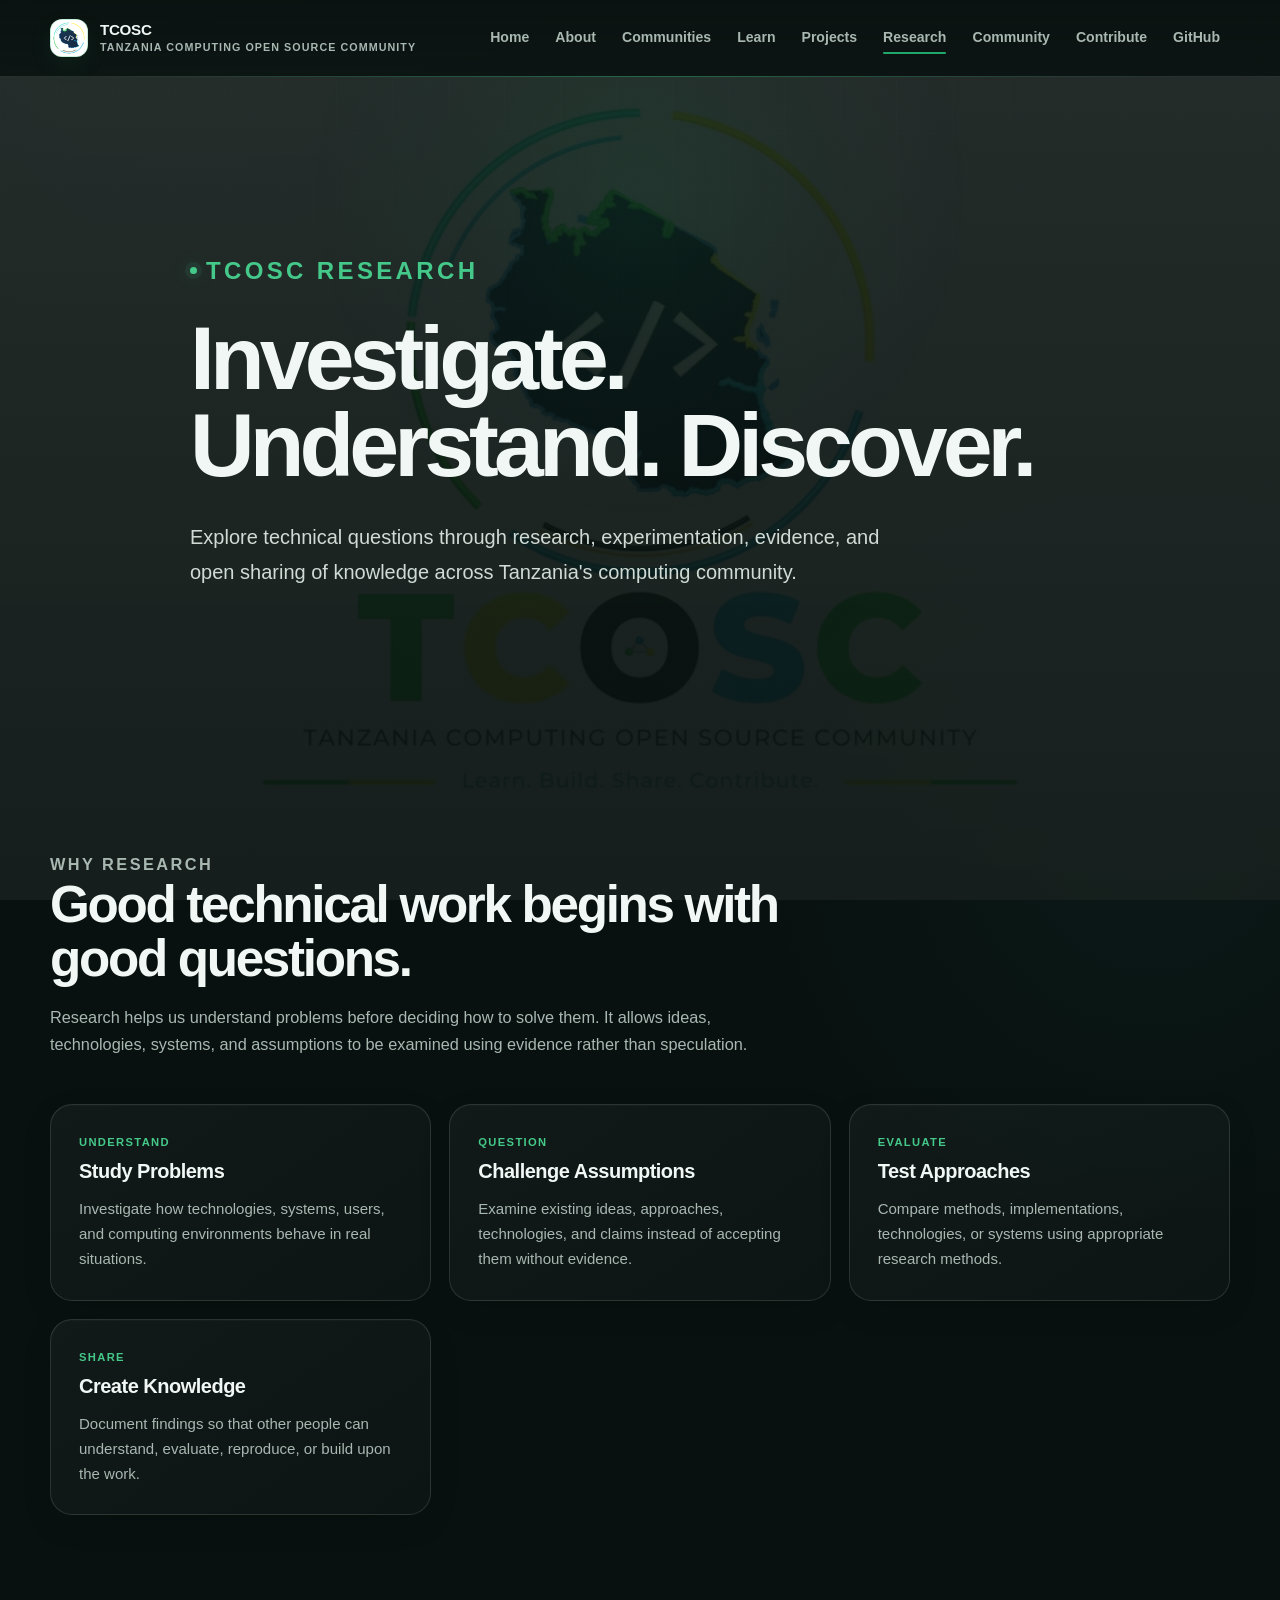
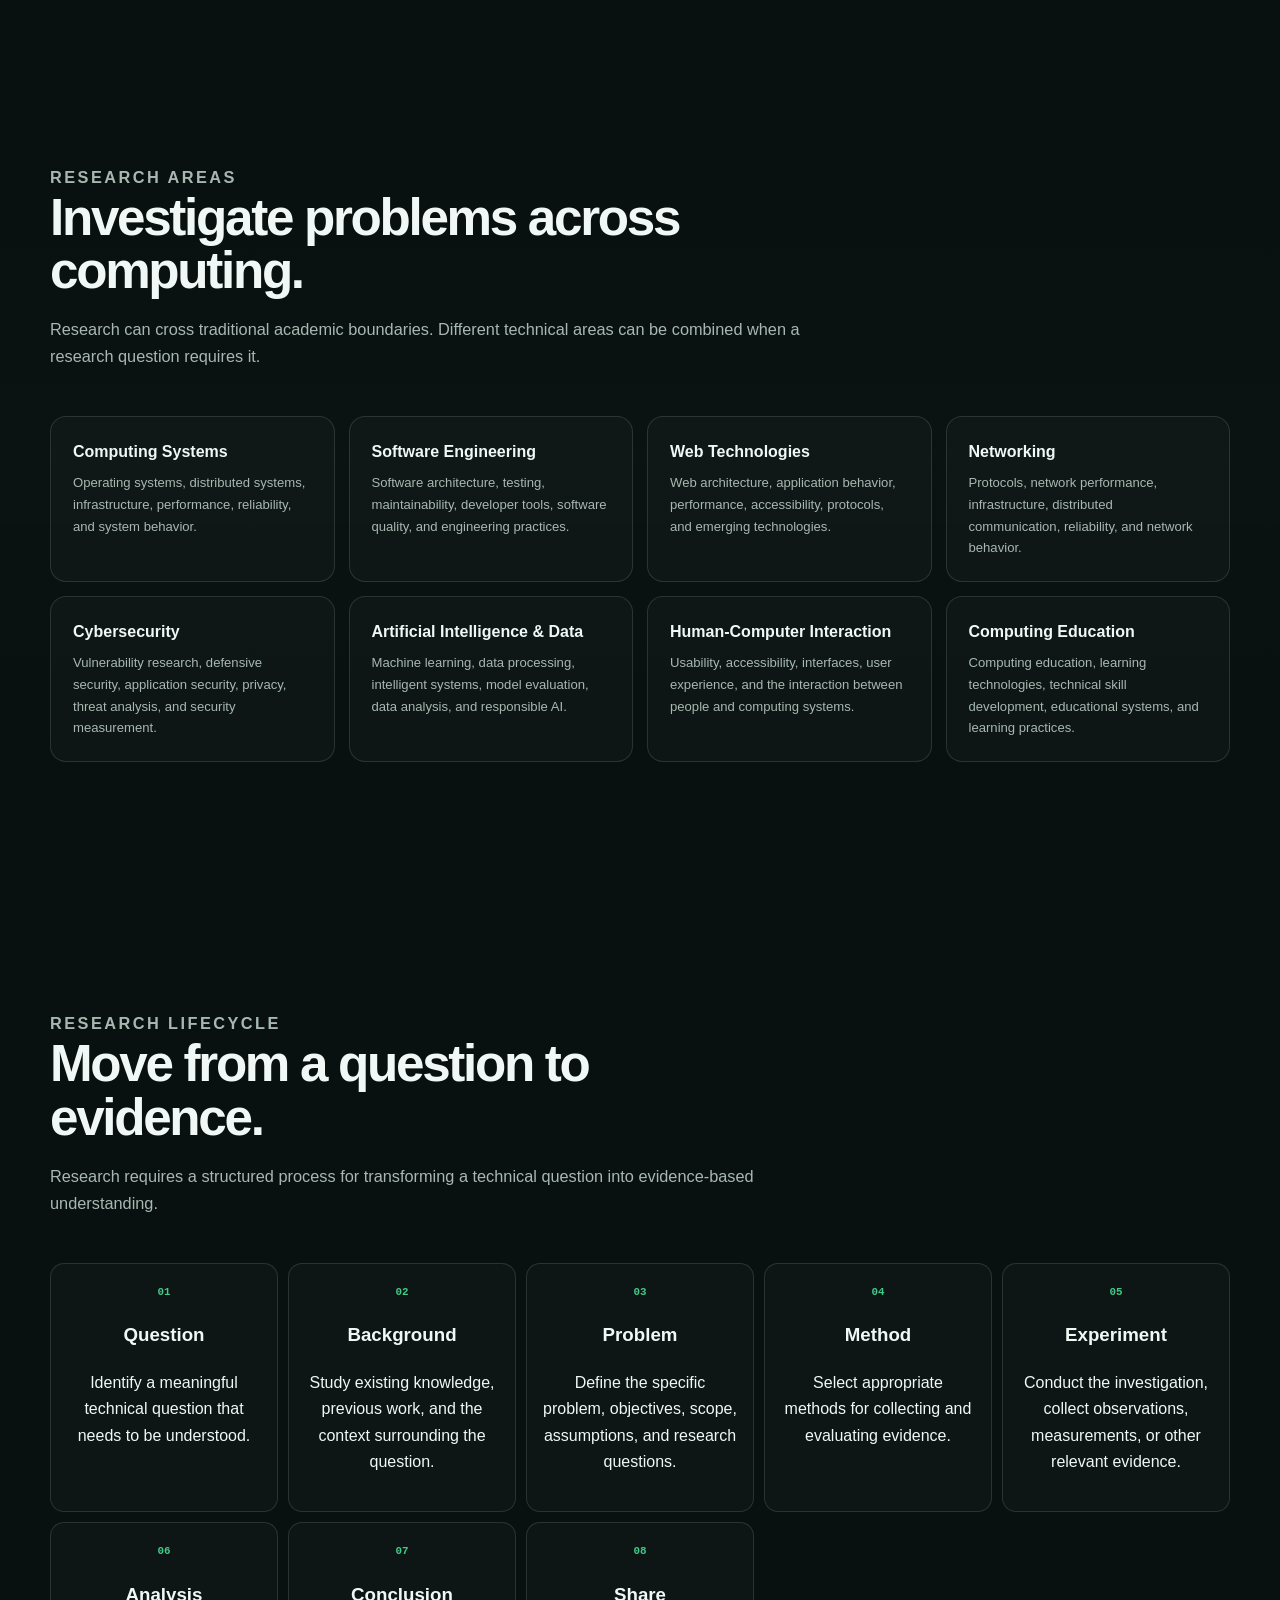
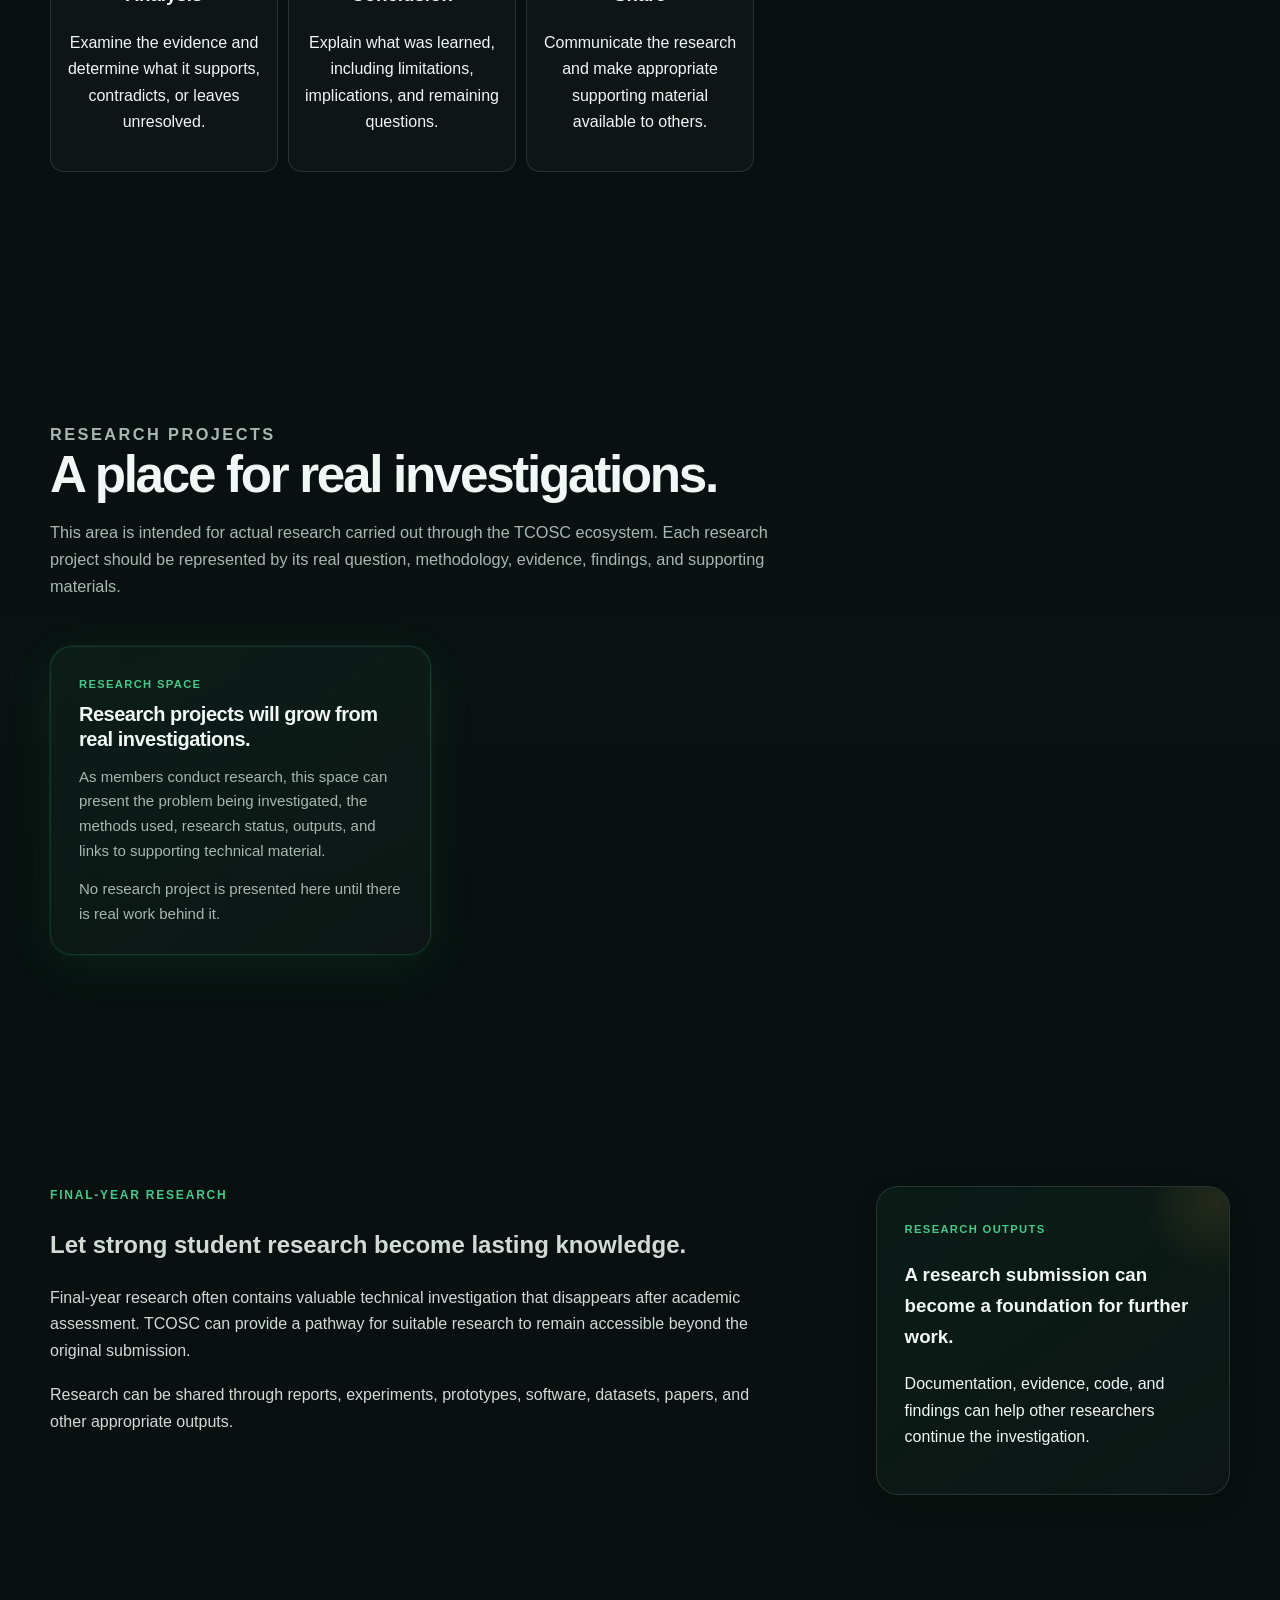
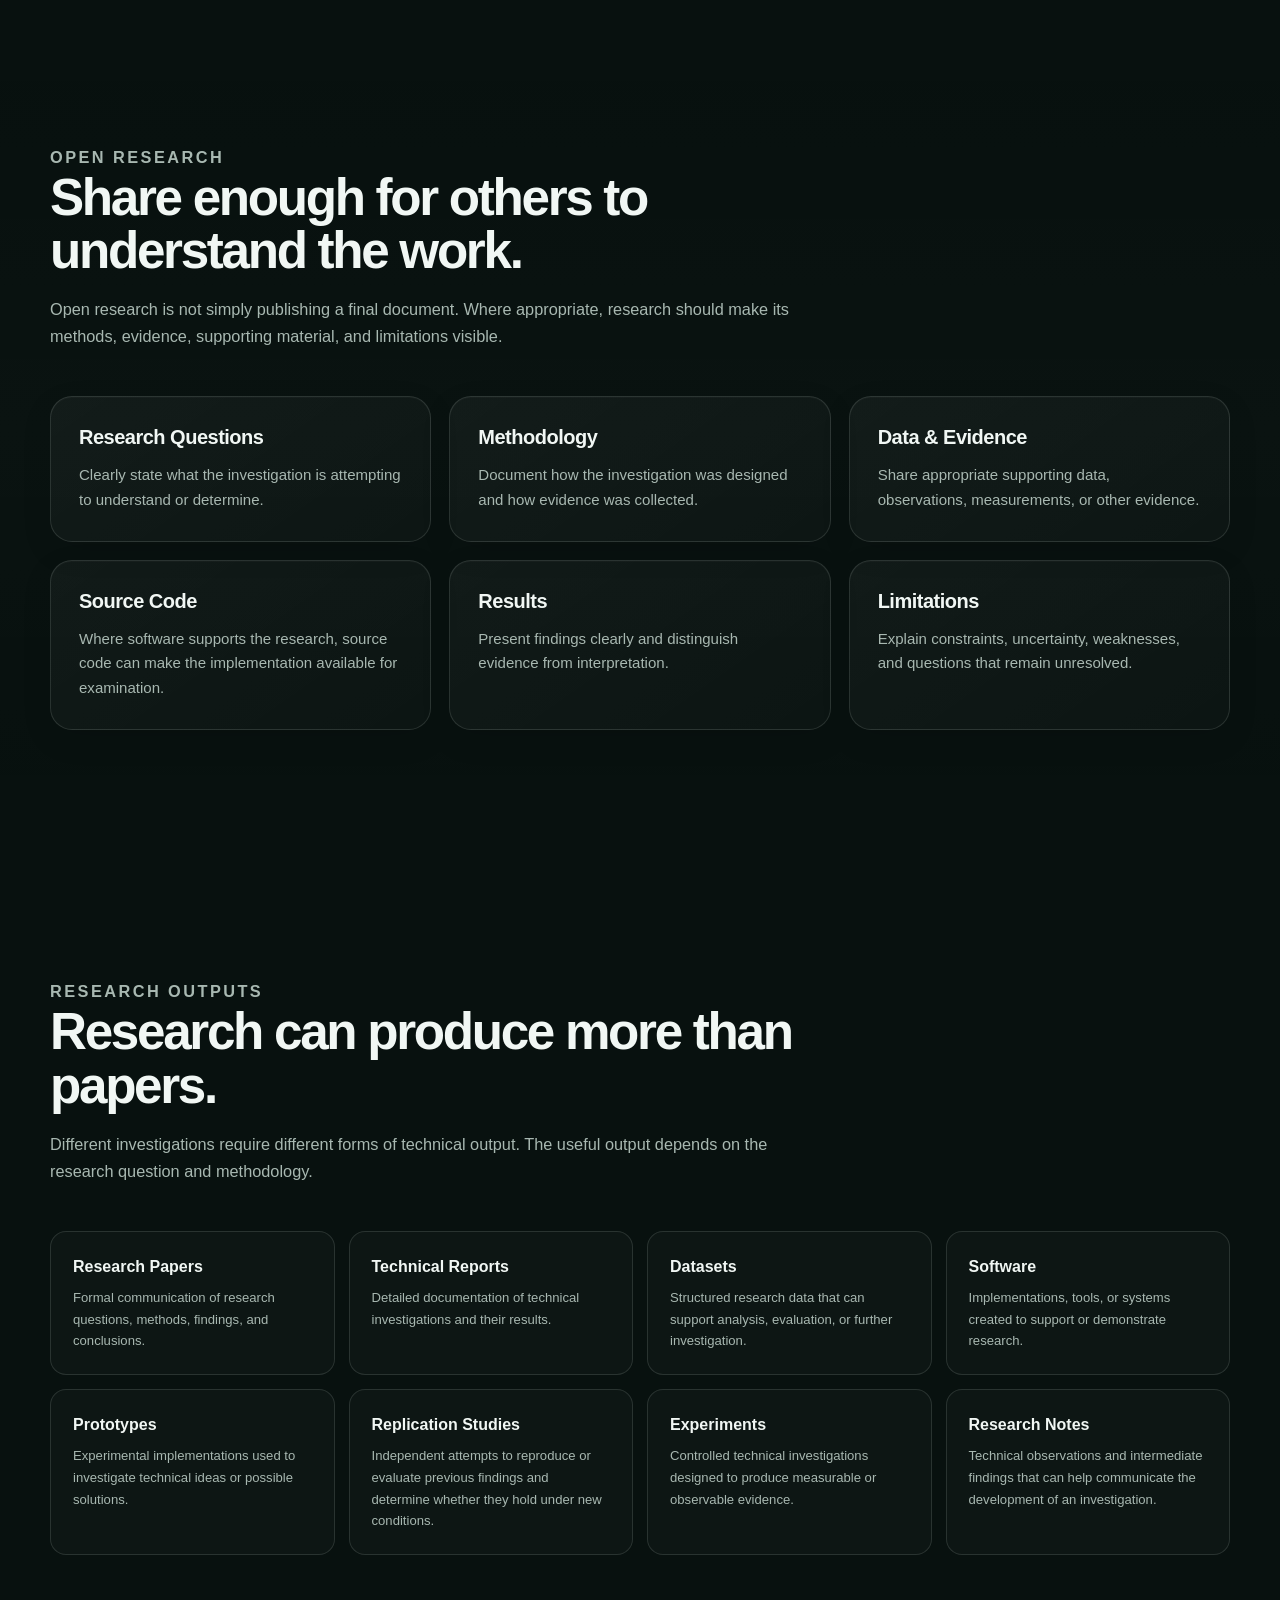
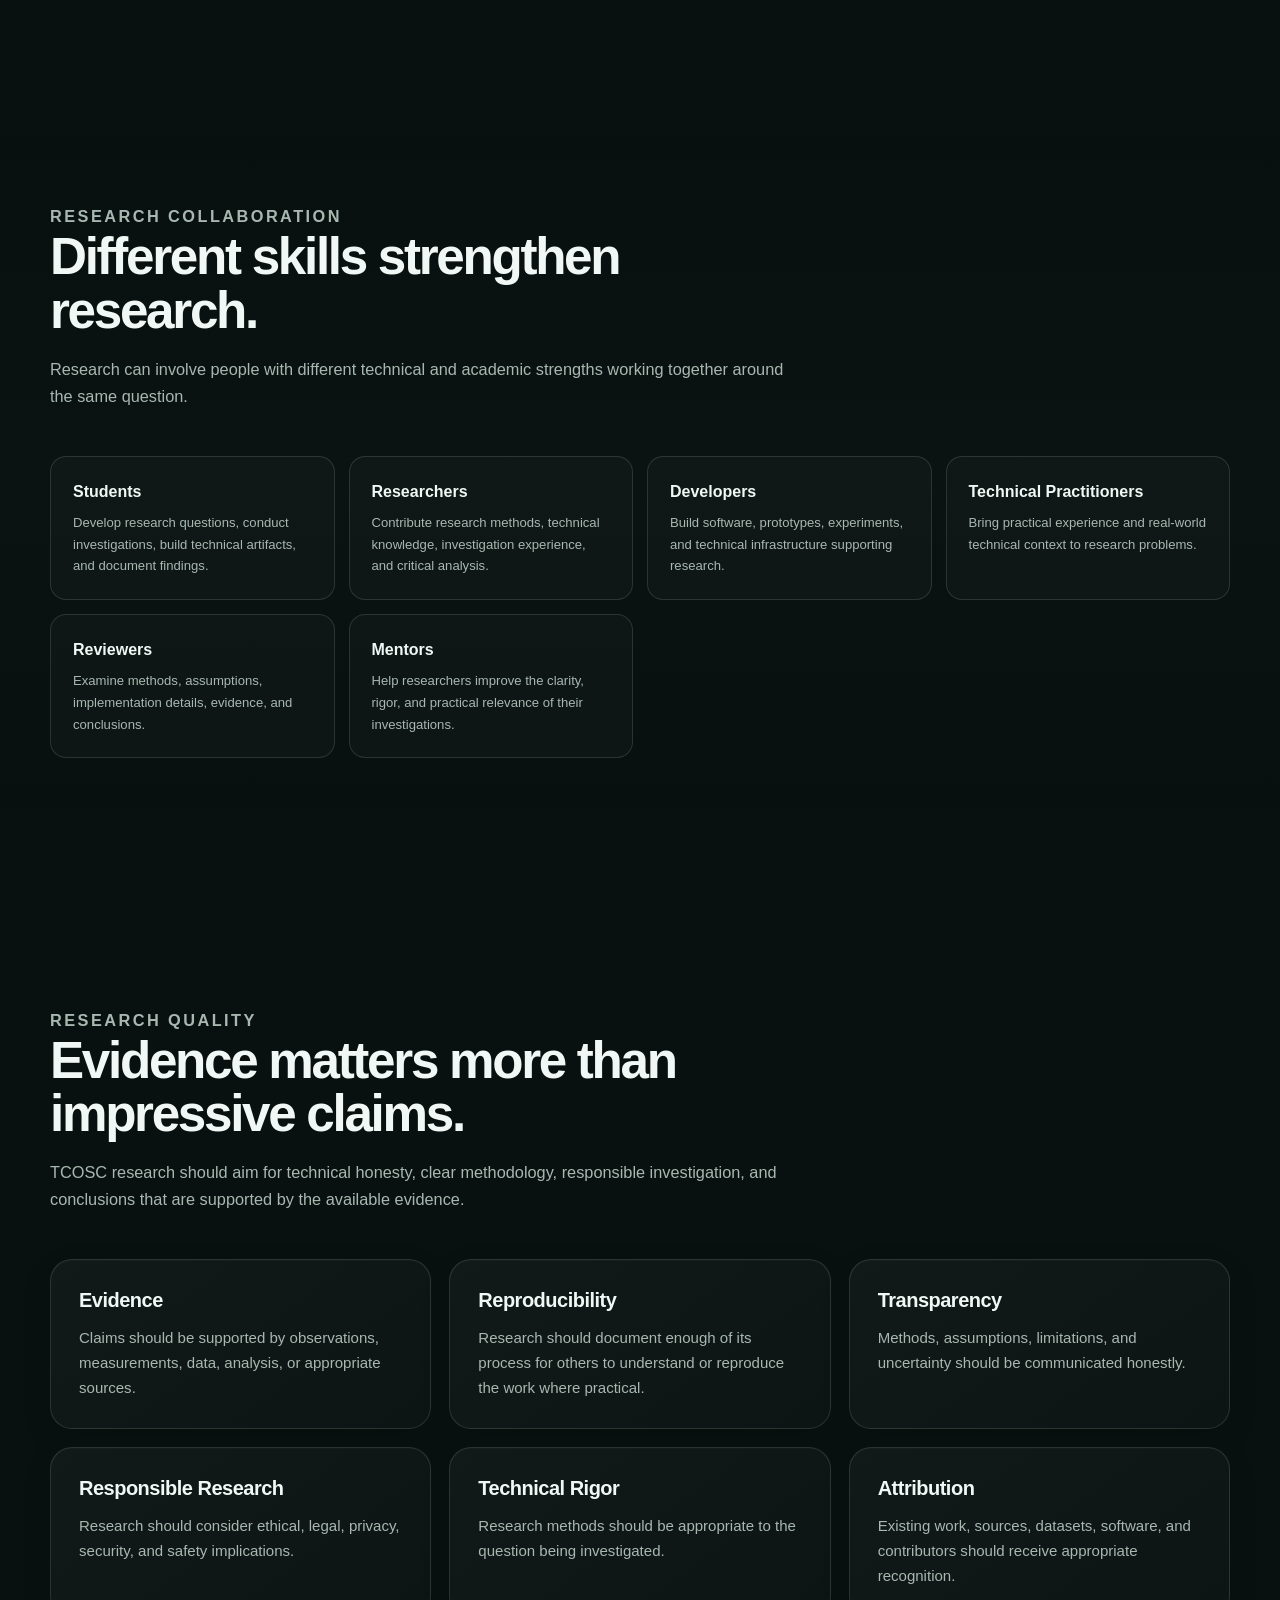
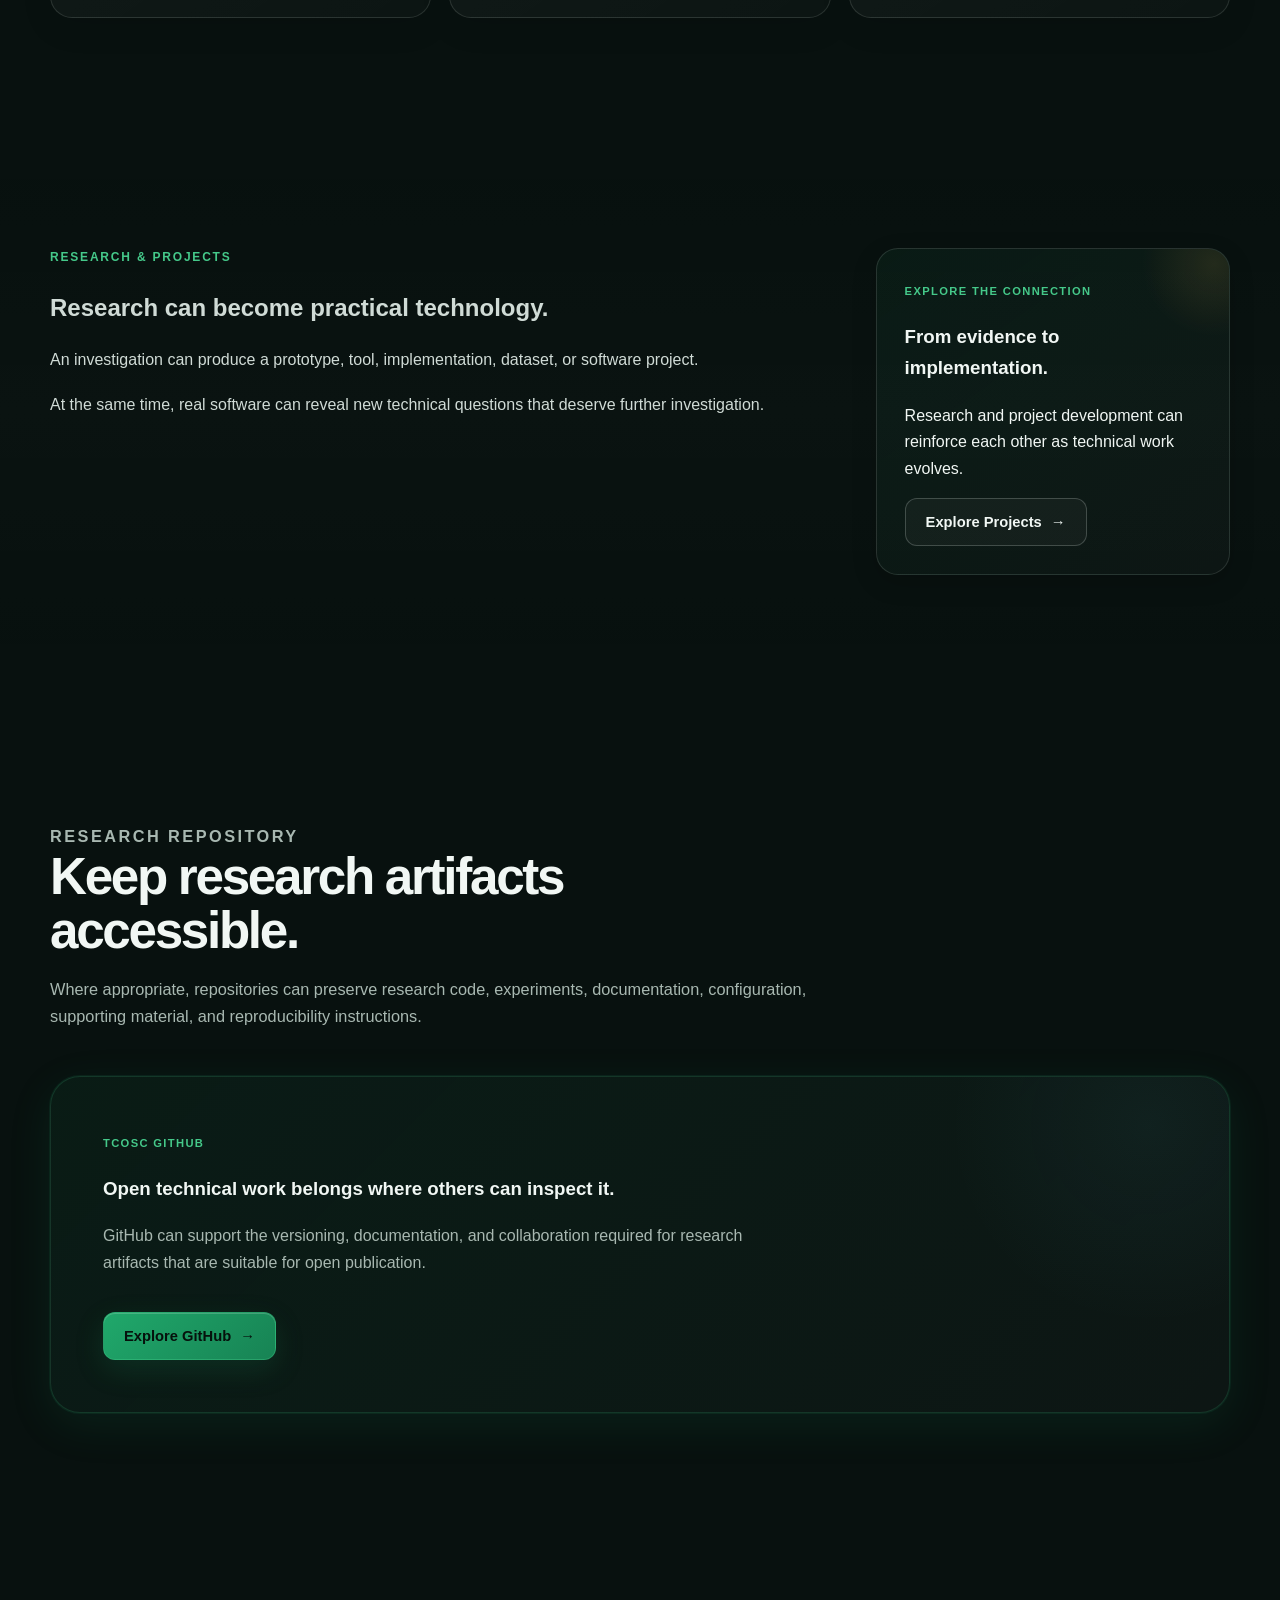
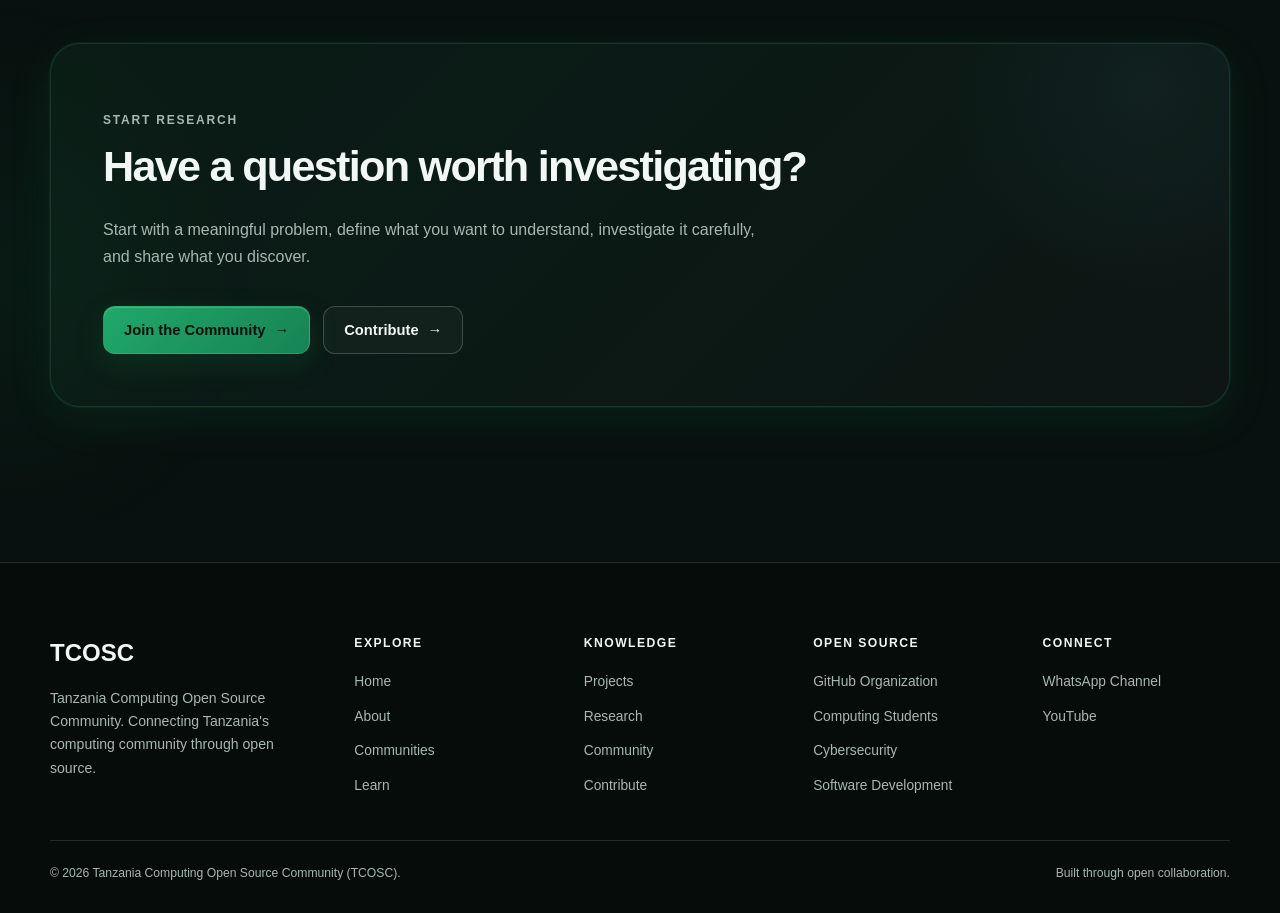
<file: research.html>
<!DOCTYPE html>
<html lang="en">
<head>
    <meta charset="UTF-8">
    <meta name="viewport" content="width=device-width, initial-scale=1.0">

    <meta
        name="description"
        content="Explore computing research, technical investigations, final-year research, open research, and research collaboration through the Tanzania Computing Open Source Community."
    >

    <title>Research | TCOSC</title>

    <link
        rel="icon"
        type="image/png"
        sizes="32x32"
        href="assets/favicon-32.png"
    >

    <link
        rel="icon"
        type="image/png"
        sizes="192x192"
        href="assets/favicon-192.png"
    >

    <link
        rel="apple-touch-icon"
        sizes="180x180"
        href="assets/apple-touch-icon.png"
    >

    <link rel="stylesheet" href="styles.css">
    <script src="script.js" defer></script>
</head>

<body>


    <div
        class="page-background"
        aria-hidden="true"
    >

        <video
            class="page-background__video"
            poster="assets/tcosc-intro-poster.jpg"
            autoplay
            muted
            loop
            playsinline
            preload="auto"
        >
            <source
                src="assets/tcosc-intro.mp4"
                type="video/mp4"
            >
        </video>

    </div>


<header class="site-header">
    <div class="container site-header__inner">

        <a class="site-brand" href="index.html" aria-label="TCOSC home">
            <span class="site-brand__mark" aria-hidden="true">
                <img
                    src="assets/tcosc-logo.png"
                    alt=""
                    width="38"
                    height="38"
                    decoding="async"
                >
            </span>

            <span class="site-brand__text">
                <span class="site-brand__name">TCOSC</span>
                <span class="site-brand__descriptor">
                    Tanzania Computing Open Source Community
                </span>
            </span>
        </a>

        <nav class="primary-navigation" aria-label="Primary navigation">
            <a href="index.html">Home</a>
            <a href="about.html">About</a>
            <a href="communities.html">Communities</a>
            <a href="learn.html">Learn</a>
            <a href="projects.html">Projects</a>
            <a href="research.html" aria-current="page">Research</a>
            <a href="community.html">Community</a>
            <a href="contribute.html">Contribute</a>

            <a
                href="https://github.com/tanzania-computing-open-community"
                target="_blank"
                rel="noopener noreferrer"
            >
                GitHub
            </a>
        </nav>

    </div>
</header>


<main>


    <section class="hero">
        <div class="container hero__content">

            <p class="hero__eyebrow">TCOSC Research</p>

            <h1>
                Investigate. Understand. Discover.
            </h1>

            <p class="hero__lead">
                Explore technical questions through research, experimentation,
                evidence, and open sharing of knowledge across Tanzania's
                computing community.
            </p>

        </div>
    </section>


    <section class="section">
        <div class="container">

            <div class="section-heading">

                <p class="section-heading__eyebrow">
                    Why Research
                </p>

                <h2>
                    Good technical work begins with good questions.
                </h2>

                <p>
                    Research helps us understand problems before deciding how
                    to solve them. It allows ideas, technologies, systems, and
                    assumptions to be examined using evidence rather than
                    speculation.
                </p>

            </div>

            <div class="card-grid">

                <article class="card">
                    <span class="card__label">Understand</span>

                    <h3>Study Problems</h3>

                    <p>
                        Investigate how technologies, systems, users, and
                        computing environments behave in real situations.
                    </p>
                </article>

                <article class="card">
                    <span class="card__label">Question</span>

                    <h3>Challenge Assumptions</h3>

                    <p>
                        Examine existing ideas, approaches, technologies, and
                        claims instead of accepting them without evidence.
                    </p>
                </article>

                <article class="card">
                    <span class="card__label">Evaluate</span>

                    <h3>Test Approaches</h3>

                    <p>
                        Compare methods, implementations, technologies, or
                        systems using appropriate research methods.
                    </p>
                </article>

                <article class="card">
                    <span class="card__label">Share</span>

                    <h3>Create Knowledge</h3>

                    <p>
                        Document findings so that other people can understand,
                        evaluate, reproduce, or build upon the work.
                    </p>
                </article>

            </div>

        </div>
    </section>


    <section class="section section--soft">
        <div class="container">

            <div class="section-heading">

                <p class="section-heading__eyebrow">
                    Research Areas
                </p>

                <h2>
                    Investigate problems across computing.
                </h2>

                <p>
                    Research can cross traditional academic boundaries.
                    Different technical areas can be combined when a research
                    question requires it.
                </p>

            </div>

            <div class="topic-grid">

                <article class="topic">
                    <h3>Computing Systems</h3>

                    <p>
                        Operating systems, distributed systems, infrastructure,
                        performance, reliability, and system behavior.
                    </p>
                </article>

                <article class="topic">
                    <h3>Software Engineering</h3>

                    <p>
                        Software architecture, testing, maintainability,
                        developer tools, software quality, and engineering
                        practices.
                    </p>
                </article>

                <article class="topic">
                    <h3>Web Technologies</h3>

                    <p>
                        Web architecture, application behavior, performance,
                        accessibility, protocols, and emerging technologies.
                    </p>
                </article>

                <article class="topic">
                    <h3>Networking</h3>

                    <p>
                        Protocols, network performance, infrastructure,
                        distributed communication, reliability, and network
                        behavior.
                    </p>
                </article>

                <article class="topic">
                    <h3>Cybersecurity</h3>

                    <p>
                        Vulnerability research, defensive security, application
                        security, privacy, threat analysis, and security
                        measurement.
                    </p>
                </article>

                <article class="topic">
                    <h3>Artificial Intelligence &amp; Data</h3>

                    <p>
                        Machine learning, data processing, intelligent systems,
                        model evaluation, data analysis, and responsible AI.
                    </p>
                </article>

                <article class="topic">
                    <h3>Human-Computer Interaction</h3>

                    <p>
                        Usability, accessibility, interfaces, user experience,
                        and the interaction between people and computing
                        systems.
                    </p>
                </article>

                <article class="topic">
                    <h3>Computing Education</h3>

                    <p>
                        Computing education, learning technologies, technical
                        skill development, educational systems, and learning
                        practices.
                    </p>
                </article>

            </div>

        </div>
    </section>


    <section class="section">
        <div class="container">

            <div class="section-heading">

                <p class="section-heading__eyebrow">
                    Research Lifecycle
                </p>

                <h2>
                    Move from a question to evidence.
                </h2>

                <p>
                    Research requires a structured process for transforming a
                    technical question into evidence-based understanding.
                </p>

            </div>

            <div class="cycle">

                <div class="cycle__grid">

                    <article class="cycle__item">
                        <span class="cycle__step">01</span>

                        <h3>Question</h3>

                        <p>
                            Identify a meaningful technical question that needs
                            to be understood.
                        </p>
                    </article>

                    <article class="cycle__item">
                        <span class="cycle__step">02</span>

                        <h3>Background</h3>

                        <p>
                            Study existing knowledge, previous work, and the
                            context surrounding the question.
                        </p>
                    </article>

                    <article class="cycle__item">
                        <span class="cycle__step">03</span>

                        <h3>Problem</h3>

                        <p>
                            Define the specific problem, objectives, scope,
                            assumptions, and research questions.
                        </p>
                    </article>

                    <article class="cycle__item">
                        <span class="cycle__step">04</span>

                        <h3>Method</h3>

                        <p>
                            Select appropriate methods for collecting and
                            evaluating evidence.
                        </p>
                    </article>

                    <article class="cycle__item">
                        <span class="cycle__step">05</span>

                        <h3>Experiment</h3>

                        <p>
                            Conduct the investigation, collect observations,
                            measurements, or other relevant evidence.
                        </p>
                    </article>

                    <article class="cycle__item">
                        <span class="cycle__step">06</span>

                        <h3>Analysis</h3>

                        <p>
                            Examine the evidence and determine what it supports,
                            contradicts, or leaves unresolved.
                        </p>
                    </article>

                    <article class="cycle__item">
                        <span class="cycle__step">07</span>

                        <h3>Conclusion</h3>

                        <p>
                            Explain what was learned, including limitations,
                            implications, and remaining questions.
                        </p>
                    </article>

                    <article class="cycle__item">
                        <span class="cycle__step">08</span>

                        <h3>Share</h3>

                        <p>
                            Communicate the research and make appropriate
                            supporting material available to others.
                        </p>
                    </article>

                </div>

            </div>

        </div>
    </section>


    <section class="section section--soft">
        <div class="container">

            <div class="section-heading">

                <p class="section-heading__eyebrow">
                    Research Projects
                </p>

                <h2>
                    A place for real investigations.
                </h2>

                <p>
                    This area is intended for actual research carried out
                    through the TCOSC ecosystem. Each research project should
                    be represented by its real question, methodology,
                    evidence, findings, and supporting materials.
                </p>

            </div>

            <div class="card-grid">

                <article class="card card--featured">

                    <span class="card__label">
                        Research Space
                    </span>

                    <h3>
                        Research projects will grow from real investigations.
                    </h3>

                    <p>
                        As members conduct research, this space can present
                        the problem being investigated, the methods used,
                        research status, outputs, and links to supporting
                        technical material.
                    </p>

                    <p>
                        No research project is presented here until there is
                        real work behind it.
                    </p>

                </article>

            </div>

        </div>
    </section>


    <section class="section">
        <div class="container">

            <div class="intro-grid">

                <div class="intro-copy">

                    <p class="section-heading__eyebrow">
                        Final-Year Research
                    </p>

                    <h2>
                        Let strong student research become lasting knowledge.
                    </h2>

                    <p>
                        Final-year research often contains valuable technical
                        investigation that disappears after academic
                        assessment. TCOSC can provide a pathway for suitable
                        research to remain accessible beyond the original
                        submission.
                    </p>

                    <p>
                        Research can be shared through reports, experiments,
                        prototypes, software, datasets, papers, and other
                        appropriate outputs.
                    </p>

                </div>

                <aside class="highlight-panel">

                    <span class="card__label">
                        Research Outputs
                    </span>

                    <h3>
                        A research submission can become a foundation for
                        further work.
                    </h3>

                    <p>
                        Documentation, evidence, code, and findings can help
                        other researchers continue the investigation.
                    </p>

                </aside>

            </div>

        </div>
    </section>


    <section class="section section--soft">
        <div class="container">

            <div class="section-heading">

                <p class="section-heading__eyebrow">
                    Open Research
                </p>

                <h2>
                    Share enough for others to understand the work.
                </h2>

                <p>
                    Open research is not simply publishing a final document.
                    Where appropriate, research should make its methods,
                    evidence, supporting material, and limitations visible.
                </p>

            </div>

            <div class="card-grid">

                <article class="card">
                    <h3>Research Questions</h3>

                    <p>
                        Clearly state what the investigation is attempting
                        to understand or determine.
                    </p>
                </article>

                <article class="card">
                    <h3>Methodology</h3>

                    <p>
                        Document how the investigation was designed and how
                        evidence was collected.
                    </p>
                </article>

                <article class="card">
                    <h3>Data &amp; Evidence</h3>

                    <p>
                        Share appropriate supporting data, observations,
                        measurements, or other evidence.
                    </p>
                </article>

                <article class="card">
                    <h3>Source Code</h3>

                    <p>
                        Where software supports the research, source code can
                        make the implementation available for examination.
                    </p>
                </article>

                <article class="card">
                    <h3>Results</h3>

                    <p>
                        Present findings clearly and distinguish evidence from
                        interpretation.
                    </p>
                </article>

                <article class="card">
                    <h3>Limitations</h3>

                    <p>
                        Explain constraints, uncertainty, weaknesses, and
                        questions that remain unresolved.
                    </p>
                </article>

            </div>

        </div>
    </section>


    <section class="section">
        <div class="container">

            <div class="section-heading">

                <p class="section-heading__eyebrow">
                    Research Outputs
                </p>

                <h2>
                    Research can produce more than papers.
                </h2>

                <p>
                    Different investigations require different forms of
                    technical output. The useful output depends on the
                    research question and methodology.
                </p>

            </div>

            <div class="topic-grid">

                <article class="topic">
                    <h3>Research Papers</h3>

                    <p>
                        Formal communication of research questions, methods,
                        findings, and conclusions.
                    </p>
                </article>

                <article class="topic">
                    <h3>Technical Reports</h3>

                    <p>
                        Detailed documentation of technical investigations and
                        their results.
                    </p>
                </article>

                <article class="topic">
                    <h3>Datasets</h3>

                    <p>
                        Structured research data that can support analysis,
                        evaluation, or further investigation.
                    </p>
                </article>

                <article class="topic">
                    <h3>Software</h3>

                    <p>
                        Implementations, tools, or systems created to support
                        or demonstrate research.
                    </p>
                </article>

                <article class="topic">
                    <h3>Prototypes</h3>

                    <p>
                        Experimental implementations used to investigate
                        technical ideas or possible solutions.
                    </p>
                </article>

                <article class="topic">
                    <h3>Replication Studies</h3>

                    <p>
                        Independent attempts to reproduce or evaluate previous
                        findings and determine whether they hold under new
                        conditions.
                    </p>
                </article>

                <article class="topic">
                    <h3>Experiments</h3>

                    <p>
                        Controlled technical investigations designed to produce
                        measurable or observable evidence.
                    </p>
                </article>

                <article class="topic">
                    <h3>Research Notes</h3>

                    <p>
                        Technical observations and intermediate findings that
                        can help communicate the development of an investigation.
                    </p>
                </article>

            </div>

        </div>
    </section>


    <section class="section section--soft">
        <div class="container">

            <div class="section-heading">

                <p class="section-heading__eyebrow">
                    Research Collaboration
                </p>

                <h2>
                    Different skills strengthen research.
                </h2>

                <p>
                    Research can involve people with different technical and
                    academic strengths working together around the same
                    question.
                </p>

            </div>

            <div class="topic-grid">

                <article class="topic">
                    <h3>Students</h3>

                    <p>
                        Develop research questions, conduct investigations,
                        build technical artifacts, and document findings.
                    </p>
                </article>

                <article class="topic">
                    <h3>Researchers</h3>

                    <p>
                        Contribute research methods, technical knowledge,
                        investigation experience, and critical analysis.
                    </p>
                </article>

                <article class="topic">
                    <h3>Developers</h3>

                    <p>
                        Build software, prototypes, experiments, and technical
                        infrastructure supporting research.
                    </p>
                </article>

                <article class="topic">
                    <h3>Technical Practitioners</h3>

                    <p>
                        Bring practical experience and real-world technical
                        context to research problems.
                    </p>
                </article>

                <article class="topic">
                    <h3>Reviewers</h3>

                    <p>
                        Examine methods, assumptions, implementation details,
                        evidence, and conclusions.
                    </p>
                </article>

                <article class="topic">
                    <h3>Mentors</h3>

                    <p>
                        Help researchers improve the clarity, rigor, and
                        practical relevance of their investigations.
                    </p>
                </article>

            </div>

        </div>
    </section>


    <section class="section">
        <div class="container">

            <div class="section-heading">

                <p class="section-heading__eyebrow">
                    Research Quality
                </p>

                <h2>
                    Evidence matters more than impressive claims.
                </h2>

                <p>
                    TCOSC research should aim for technical honesty, clear
                    methodology, responsible investigation, and conclusions
                    that are supported by the available evidence.
                </p>

            </div>

            <div class="card-grid">

                <article class="card">
                    <h3>Evidence</h3>

                    <p>
                        Claims should be supported by observations, measurements,
                        data, analysis, or appropriate sources.
                    </p>
                </article>

                <article class="card">
                    <h3>Reproducibility</h3>

                    <p>
                        Research should document enough of its process for
                        others to understand or reproduce the work where
                        practical.
                    </p>
                </article>

                <article class="card">
                    <h3>Transparency</h3>

                    <p>
                        Methods, assumptions, limitations, and uncertainty
                        should be communicated honestly.
                    </p>
                </article>

                <article class="card">
                    <h3>Responsible Research</h3>

                    <p>
                        Research should consider ethical, legal, privacy,
                        security, and safety implications.
                    </p>
                </article>

                <article class="card">
                    <h3>Technical Rigor</h3>

                    <p>
                        Research methods should be appropriate to the question
                        being investigated.
                    </p>
                </article>

                <article class="card">
                    <h3>Attribution</h3>

                    <p>
                        Existing work, sources, datasets, software, and
                        contributors should receive appropriate recognition.
                    </p>
                </article>

            </div>

        </div>
    </section>


    <section class="section section--soft">
        <div class="container">

            <div class="intro-grid">

                <div class="intro-copy">

                    <p class="section-heading__eyebrow">
                        Research &amp; Projects
                    </p>

                    <h2>
                        Research can become practical technology.
                    </h2>

                    <p>
                        An investigation can produce a prototype, tool,
                        implementation, dataset, or software project.
                    </p>

                    <p>
                        At the same time, real software can reveal new
                        technical questions that deserve further investigation.
                    </p>

                </div>

                <aside class="highlight-panel">

                    <span class="card__label">
                        Explore the Connection
                    </span>

                    <h3>
                        From evidence to implementation.
                    </h3>

                    <p>
                        Research and project development can reinforce each
                        other as technical work evolves.
                    </p>

                    <a class="button button--secondary" href="projects.html">
                        Explore Projects
                        <span class="button__arrow">→</span>
                    </a>

                </aside>

            </div>

        </div>
    </section>


    <section class="section">
        <div class="container">

            <div class="section-heading">

                <p class="section-heading__eyebrow">
                    Research Repository
                </p>

                <h2>
                    Keep research artifacts accessible.
                </h2>

                <p>
                    Where appropriate, repositories can preserve research
                    code, experiments, documentation, configuration,
                    supporting material, and reproducibility instructions.
                </p>

            </div>

            <div class="github-panel">

                <div>

                    <span class="card__label">
                        TCOSC GitHub
                    </span>

                    <h3>
                        Open technical work belongs where others can inspect it.
                    </h3>

                    <p>
                        GitHub can support the versioning, documentation, and
                        collaboration required for research artifacts that are
                        suitable for open publication.
                    </p>

                </div>

                <div class="hero__actions">

                    <a
                        class="button button--primary"
                        href="https://github.com/tanzania-computing-open-community"
                        target="_blank"
                        rel="noopener noreferrer"
                    >
                        Explore GitHub
                        <span class="button__arrow">→</span>
                    </a>

                </div>

            </div>

        </div>
    </section>


    <section class="section section--featured">
        <div class="container">

            <div class="github-panel">

                <div>

                    <p class="section-heading__eyebrow">
                        Start Research
                    </p>

                    <h2>
                        Have a question worth investigating?
                    </h2>

                    <p>
                        Start with a meaningful problem, define what you want
                        to understand, investigate it carefully, and share
                        what you discover.
                    </p>

                </div>

                <div class="hero__actions">

                    <a class="button button--primary" href="community.html">
                        Join the Community
                        <span class="button__arrow">→</span>
                    </a>

                    <a class="button button--secondary" href="contribute.html">
                        Contribute
                        <span class="button__arrow">→</span>
                    </a>

                </div>

            </div>

        </div>
    </section>

</main>


<footer class="site-footer">
    <div class="container site-footer__inner">

         <div>

                <h2>
                    TCOSC
                </h2>

                <p>
                    Tanzania Computing Open Source Community.
                    Connecting Tanzania's computing community
                    through open source.
                </p>

            </div>


         <div>

                <h3>
                    Explore
                </h3>

                <ul>

                    <li>
                        <a href="index.html">
                            Home
                        </a>
                    </li>

                    <li>
                        <a href="about.html">
                            About
                        </a>
                    </li>

                    <li>
                        <a href="communities.html">
                            Communities
                        </a>
                    </li>

                    <li>
                        <a href="learn.html">
                            Learn
                        </a>
                    </li>

                </ul>

            </div>


            <div>

                <h3>
                    Knowledge
                </h3>

                <ul>

                    <li>
                        <a href="projects.html">
                            Projects
                        </a>
                    </li>

                    <li>
                        <a href="research.html">
                            Research
                        </a>
                    </li>

                    <li>
                        <a href="community.html">
                            Community
                        </a>
                    </li>

                    <li>
                        <a href="contribute.html">
                            Contribute
                        </a>
                    </li>

                </ul>

            </div>


        <div>

                <h3>
                    Open Source
                </h3>

                <ul>

                    <li>
                        <a
                            href="https://github.com/tanzania-computing-open-community"
                            target="_blank"
                            rel="noopener noreferrer"
                        >
                            GitHub Organization
                        </a>
                    </li>

                    <li>
                        <a
                            href="https://github.com/tanzania-computing-open-community/tanzania-computing-students"
                            target="_blank"
                            rel="noopener noreferrer"
                        >
                            Computing Students
                        </a>
                    </li>

                    <li>
                        <a
                            href="https://github.com/tanzania-computing-open-community/tanzania-cybersecurity"
                            target="_blank"
                            rel="noopener noreferrer"
                        >
                            Cybersecurity
                        </a>
                    </li>

                    <li>
                        <a
                            href="https://github.com/tanzania-computing-open-community/tanzania-software-development"
                            target="_blank"
                            rel="noopener noreferrer"
                        >
                            Software Development
                        </a>
                    </li>

                </ul>

            </div>

        <div>

            <h3>
                Connect
            </h3>

            <ul>

                <li>
                    <a
                        href="https://whatsapp.com/channel/0029VbEFpmq3WHTeCVn0MK2S"
                        target="_blank"
                        rel="noopener noreferrer"
                    >
                        WhatsApp Channel
                    </a>
                </li>

                <li>
                    <a
                        href="https://www.youtube.com/@TCOSCOfficial"
                        target="_blank"
                        rel="noopener noreferrer"
                    >
                        YouTube
                    </a>
                </li>

            </ul>

        </div>

    </div>


    <div class="container site-footer__bottom">

        <p>
            © 2026 Tanzania Computing Open Source Community (TCOSC).
        </p>

        <p>
            Built through open collaboration.
        </p>

    </div>
</footer>

</body>
</html>
</file>
<file: styles.css>
:root {
    --color-bg: #08110f;
    --color-bg-soft: #0b1714;
    --color-surface: #0f1d19;
    --color-surface-raised: #13241f;
    --color-surface-hover: #172b25;

    --color-border: rgba(214, 226, 220, 0.14);
    --color-border-strong: rgba(214, 226, 220, 0.23);

    --color-green: #20a86b;
    --color-green-light: #45c98a;
    --color-green-dark: #13744a;

    --color-gold: #d6a84f;
    --color-gold-light: #e5c273;

    --color-cyan: #55c7d9;

    --color-text: #f1f7f4;
    --color-text-soft: #d0dbd6;
    --color-text-muted: #a8b8b1;
    --color-text-faint: #879891;

    --color-success: #55d99a;

    --shadow-sm: 0 8px 24px rgba(0, 0, 0, 0.18);
    --shadow-md: 0 18px 45px rgba(0, 0, 0, 0.24);
    --shadow-lg: 0 28px 70px rgba(0, 0, 0, 0.32);

    --glow-green:
        0 0 0 1px rgba(32, 168, 107, 0.10),
        0 12px 45px rgba(32, 168, 107, 0.10);

    --glow-green-hover:
        0 0 0 1px rgba(69, 201, 138, 0.28),
        0 18px 55px rgba(32, 168, 107, 0.18);

    --glow-gold:
        0 0 0 1px rgba(214, 168, 79, 0.10),
        0 14px 45px rgba(214, 168, 79, 0.08);

    --container-width: 1180px;
    --container-wide: 1280px;
    --content-width: 820px;

    --radius-sm: 10px;
    --radius-md: 16px;
    --radius-lg: 22px;
    --radius-xl: 30px;

    --transition-fast: 160ms ease;
    --transition-base: 240ms ease;
    --transition-slow: 420ms ease;

    --font-sans:
        Inter,
        ui-sans-serif,
        -apple-system,
        BlinkMacSystemFont,
        "Segoe UI",
        Roboto,
        Helvetica,
        Arial,
        sans-serif;

    --font-mono:
        "SFMono-Regular",
        Consolas,
        "Liberation Mono",
        Menlo,
        monospace;
}


*,
*::before,
*::after {
    box-sizing: border-box;
}

html {
    scroll-behavior: smooth;
    scroll-padding-top: 90px;

    background:
        radial-gradient(
            circle at 15% 0%,
            rgba(32, 168, 107, 0.08),
            transparent 28rem
        ),
        radial-gradient(
            circle at 90% 8%,
            rgba(85, 199, 217, 0.045),
            transparent 25rem
        ),
        var(--color-bg);
}

body {
    margin: 0;
    min-width: 320px;

    color: var(--color-text);
    font-family: var(--font-sans);
    font-size: 16px;
    line-height: 1.65;

    -webkit-font-smoothing: antialiased;
    text-rendering: optimizeLegibility;
}


.page-background {
    position: fixed;
    inset: 0;
    z-index: -1;

    overflow: hidden;

    pointer-events: none;
}

.page-background__video {
    display: block;

    width: 100%;
    height: 100%;

    object-fit: cover;

    opacity: 0.4;
}

.page-background::after {
    content: "";

    position: absolute;
    inset: 0;

    background:
        linear-gradient(
            180deg,
            rgba(8, 17, 15, 0.70),
            rgba(8, 17, 15, 0.86)
        );
}


img,
svg {
    display: block;
    max-width: 100%;
}

img {
    height: auto;
}

button,
input,
textarea,
select {
    font: inherit;
}

button,
a {
    -webkit-tap-highlight-color: transparent;
}

a {
    color: inherit;
}

::selection {
    background: rgba(32, 168, 107, 0.30);
    color: var(--color-text);
}


.skip-link {
    position: fixed;
    top: 12px;
    left: 12px;
    z-index: 1000;

    transform: translateY(-180%);

    padding: 10px 16px;

    border-radius: var(--radius-sm);
    background: var(--color-green);
    color: #06100c;

    font-weight: 700;
    text-decoration: none;

    transition: transform var(--transition-fast);
}

.skip-link:focus {
    transform: translateY(0);
}

:focus-visible {
    outline: 3px solid rgba(85, 199, 217, 0.75);
    outline-offset: 4px;
}


.container {
    width: min(
        calc(100% - 40px),
        var(--container-width)
    );

    margin-inline: auto;
}

.container--wide {
    width: min(
        calc(100% - 40px),
        var(--container-wide)
    );

    margin-inline: auto;
}

.content-width {
    width: min(100%, var(--content-width));
}

section {
    position: relative;
}


.site-header {
    position: sticky;
    top: 0;
    z-index: 100;

    border-bottom: 1px solid var(--color-border);

    background:
        linear-gradient(
            to bottom,
            rgba(8, 17, 15, 0.94),
            rgba(8, 17, 15, 0.84)
        );

    backdrop-filter: blur(18px);
    -webkit-backdrop-filter: blur(18px);
}

.site-header::after {
    content: "";

    position: absolute;
    right: 8%;
    bottom: -1px;
    left: 8%;

    height: 1px;

    background:
        linear-gradient(
            90deg,
            transparent,
            rgba(32, 168, 107, 0.45),
            transparent
        );

    pointer-events: none;
}

.site-header__inner {
    min-height: 76px;

    display: flex;
    align-items: center;
    justify-content: space-between;
    gap: 32px;
}

.site-brand {
    display: inline-flex;
    align-items: center;
    gap: 12px;

    color: var(--color-text);
    text-decoration: none;

    font-weight: 800;
    letter-spacing: -0.02em;
}

.site-brand__mark {
    width: 38px;
    height: 38px;

    display: grid;
    place-items: center;

    border: 1px solid rgba(69, 201, 138, 0.30);
    border-radius: 12px;

    background: #ffffff;

    box-shadow:
        inset 0 1px 0 rgba(255, 255, 255, 0.06),
        0 8px 24px rgba(32, 168, 107, 0.08);

    overflow: hidden;
}

.site-brand__mark img {
    display: block;

    width: 100%;
    height: 100%;
}

.site-brand__text {
    display: flex;
    flex-direction: column;

    line-height: 1.05;
}

.site-brand__name {
    font-size: 0.95rem;
}

.site-brand__descriptor {
    margin-top: 4px;

    color: var(--color-text-muted);

    font-size: 0.67rem;
    font-weight: 600;
    letter-spacing: 0.10em;
    text-transform: uppercase;
}

.primary-navigation {
    display: flex;
    align-items: center;
    justify-content: flex-end;
    gap: 6px;

    flex-wrap: wrap;
}

.primary-navigation a {
    position: relative;

    padding: 8px 10px;

    border-radius: 9px;

    color: var(--color-text-muted);

    font-size: 0.88rem;
    font-weight: 600;
    text-decoration: none;

    transition:
        color var(--transition-fast),
        background-color var(--transition-fast);
}

.primary-navigation a::after {
    content: "";

    position: absolute;
    right: 10px;
    bottom: 4px;
    left: 10px;

    height: 2px;

    border-radius: 2px;

    background: var(--color-green);

    transform: scaleX(0);
    transform-origin: center;

    transition: transform var(--transition-fast);
}

.primary-navigation a:hover {
    background: rgba(255, 255, 255, 0.035);
    color: var(--color-text);
}

.primary-navigation a:hover::after,
.primary-navigation a[aria-current="page"]::after {
    transform: scaleX(1);
}


.hero {
    position: relative;
    overflow: hidden;

    padding:
        clamp(90px, 12vw, 150px)
        0
        clamp(80px, 10vw, 130px);
}

.hero::before {
    content: "";

    position: absolute;
    top: -14rem;
    left: 50%;

    width: 42rem;
    height: 42rem;

    border-radius: 50%;

    background:
        radial-gradient(
            circle,
            rgba(32, 168, 107, 0.10) 0%,
            rgba(32, 168, 107, 0.035) 34%,
            transparent 70%
        );

    transform: translateX(-50%);

    pointer-events: none;
}

.hero::after {
    content: "";

    position: absolute;
    inset: 0;

    background-image:
        linear-gradient(
            rgba(255, 255, 255, 0.018) 1px,
            transparent 1px
        ),
        linear-gradient(
            90deg,
            rgba(255, 255, 255, 0.018) 1px,
            transparent 1px
        );

    background-size: 56px 56px;

    mask-image: linear-gradient(
        to bottom,
        black,
        transparent 72%
    );

    -webkit-mask-image: linear-gradient(
        to bottom,
        black,
        transparent 72%
    );

    opacity: 0.45;

    pointer-events: none;
}

.hero__content {
    position: relative;
    z-index: 1;

    max-width: 900px;
}

.hero__eyebrow {
    display: inline-flex;
    align-items: center;
    gap: 9px;

    margin-bottom: 24px;

    color: var(--color-green-light);

    font-size: 1.5rem;
    font-weight: 800;
    letter-spacing: 0.14em;
    text-transform: uppercase;
}

.hero__eyebrow::before {
    content: "";

    width: 7px;
    height: 7px;

    border-radius: 50%;

    background: var(--color-green-light);

    box-shadow:
        0 0 0 5px rgba(69, 201, 138, 0.08),
        0 0 18px rgba(69, 201, 138, 0.35);
}

.hero h1 {
    max-width: 950px;

    margin: 0;

    color: var(--color-text);

    font-size: clamp(2.7rem, 7vw, 5.9rem);
    font-weight: 850;
    letter-spacing: -0.055em;
    line-height: 0.98;
}

.hero h1 strong,
.hero .accent {
    color: var(--color-green-light);
}

.hero__lead {
    max-width: 720px;

    margin:
        30px
        0
        0;

    color: var(--color-text-soft);

    font-size: clamp(1.05rem, 2vw, 1.25rem);
    line-height: 1.75;
}

.hero__actions {
    display: flex;
    flex-wrap: wrap;
    gap: 13px;

    margin-top: 36px;
}


.button {
    position: relative;

    display: inline-flex;
    align-items: center;
    justify-content: center;
    gap: 9px;

    min-height: 48px;

    padding: 12px 20px;

    border: 1px solid transparent;
    border-radius: 12px;

    font-size: 0.92rem;
    font-weight: 750;
    line-height: 1;
    text-decoration: none;

    cursor: pointer;

    transition:
        transform var(--transition-base),
        border-color var(--transition-base),
        background-color var(--transition-base),
        box-shadow var(--transition-base),
        color var(--transition-base);
}

.button:hover {
    transform: translateY(-2px);
}

.button:active {
    transform: translateY(0);
}

.button--primary {
    border-color: rgba(69, 201, 138, 0.32);

    background:
        linear-gradient(
            135deg,
            #20a86b,
            #178354
        );

    color: #06110c;

    box-shadow:
        0 10px 30px rgba(32, 168, 107, 0.15),
        inset 0 1px 0 rgba(255, 255, 255, 0.18);
}

.button--primary:hover {
    border-color: rgba(105, 224, 159, 0.55);

    box-shadow:
        0 15px 38px rgba(32, 168, 107, 0.24),
        0 0 28px rgba(32, 168, 107, 0.10);
}

.button--secondary {
    border-color: var(--color-border-strong);

    background: rgba(255, 255, 255, 0.035);

    color: var(--color-text);
}

.button--secondary:hover {
    border-color: rgba(69, 201, 138, 0.28);

    background: rgba(32, 168, 107, 0.07);

    box-shadow: var(--glow-green);
}

.button__arrow {
    transition: transform var(--transition-fast);
}

.button:hover .button__arrow {
    transform: translateX(3px);
}


.section {
    padding: clamp(75px, 9vw, 120px) 0;
}

.section--soft {
    background:
        linear-gradient(
            180deg,
            transparent,
            rgba(255, 255, 255, 0.012),
            transparent
        );
}

.section--featured {
    overflow: hidden;
}

.section--featured::before {
    content: "";

    position: absolute;
    top: 10%;
    left: -18rem;

    width: 36rem;
    height: 36rem;

    border-radius: 50%;

    background:
        radial-gradient(
            circle,
            rgba(32, 168, 107, 0.06),
            transparent 68%
        );

    pointer-events: none;
}

.section-heading {
    max-width: 760px;

    margin-bottom: 46px;
}

.section-heading__eyebrow {
    margin-bottom: 10px;

    color: var(--color-green-light);

    font-size: 0.75rem;
    font-weight: 800;
    letter-spacing: 0.15em;
    text-transform: uppercase;
}

.section-heading h2 {
    margin: 0;

    color: var(--color-text);

    font-size: clamp(2rem, 4vw, 3.35rem);
    font-weight: 800;
    letter-spacing: -0.045em;
    line-height: 1.05;
}

.section-heading p {
    margin: 18px 0 0;

    color: var(--color-text-muted);

    font-size: 1.02rem;
}


.intro-grid {
    display: grid;
    grid-template-columns:
        minmax(0, 1.35fr)
        minmax(280px, 0.65fr);

    gap: clamp(35px, 7vw, 90px);

    align-items: start;
}

.intro-copy {
    color: var(--color-text-soft);
}

.intro-copy p {
    margin: 0 0 18px;
}

.intro-copy p:last-child {
    margin-bottom: 0;
}

.highlight-panel {
    position: relative;

    padding: 28px;

    border: 1px solid var(--color-border);
    border-radius: var(--radius-lg);

    background:
        linear-gradient(
            145deg,
            rgba(32, 168, 107, 0.07),
            rgba(255, 255, 255, 0.025)
        );

    box-shadow: var(--shadow-sm);

    overflow: hidden;
}

.highlight-panel::before {
    content: "";

    position: absolute;
    top: -60px;
    right: -60px;

    width: 150px;
    height: 150px;

    border-radius: 50%;

    background:
        radial-gradient(
            circle,
            rgba(214, 168, 79, 0.12),
            transparent 68%
        );
}

.highlight-panel__label {
    color: var(--color-gold-light);

    font-size: 0.72rem;
    font-weight: 800;
    letter-spacing: 0.13em;
    text-transform: uppercase;
}

.highlight-panel__title {
    margin: 12px 0 0;

    font-size: 1.4rem;
    font-weight: 750;
    line-height: 1.25;
}


.card-grid {
    display: grid;
    grid-template-columns:
        repeat(3, minmax(0, 1fr));

    gap: 18px;
}

.card {
    position: relative;

    display: flex;
    flex-direction: column;

    min-height: 100%;

    padding: 28px;

    border: 1px solid var(--color-border);
    border-radius: var(--radius-lg);

    background:
        linear-gradient(
            145deg,
            rgba(255, 255, 255, 0.038),
            rgba(255, 255, 255, 0.018)
        );

    box-shadow:
        0 10px 30px rgba(0, 0, 0, 0.10),
        inset 0 1px 0 rgba(255, 255, 255, 0.025);

    overflow: hidden;

    transition:
        transform var(--transition-slow),
        border-color var(--transition-base),
        background-color var(--transition-base),
        box-shadow var(--transition-slow);
}

.card::before {
    content: "";

    position: absolute;
    top: 0;
    right: 22%;
    left: 22%;

    height: 1px;

    background:
        linear-gradient(
            90deg,
            transparent,
            rgba(69, 201, 138, 0.35),
            transparent
        );

    opacity: 0;

    transition: opacity var(--transition-base);
}

.card::after {
    content: "";

    position: absolute;
    top: -100px;
    right: -100px;

    width: 200px;
    height: 200px;

    border-radius: 50%;

    background:
        radial-gradient(
            circle,
            rgba(32, 168, 107, 0.075),
            transparent 68%
        );

    opacity: 0;

    transition: opacity var(--transition-slow);
}

.card:hover {
    transform: translateY(-7px);

    border-color:
        rgba(69, 201, 138, 0.22);

    background:
        linear-gradient(
            145deg,
            rgba(32, 168, 107, 0.075),
            rgba(255, 255, 255, 0.025)
        );

    box-shadow: var(--glow-green-hover);
}

.card:hover::before,
.card:hover::after {
    opacity: 1;
}

.card__icon {
    position: relative;
    z-index: 1;

    width: 48px;
    height: 48px;

    display: grid;
    place-items: center;

    margin-bottom: 25px;

    border: 1px solid rgba(69, 201, 138, 0.18);
    border-radius: 14px;

    background:
        linear-gradient(
            145deg,
            rgba(32, 168, 107, 0.14),
            rgba(214, 168, 79, 0.05)
        );

    color: var(--color-green-light);

    box-shadow:
        inset 0 1px 0 rgba(255, 255, 255, 0.05);
}

.card__label {
    position: relative;
    z-index: 1;

    margin-bottom: 8px;

    color: var(--color-green-light);

    font-size: 0.70rem;
    font-weight: 800;
    letter-spacing: 0.12em;
    text-transform: uppercase;
}

.card h3,
.card h4 {
    position: relative;
    z-index: 1;

    margin: 0;

    color: var(--color-text);

    font-size: 1.25rem;
    font-weight: 750;
    letter-spacing: -0.025em;
    line-height: 1.25;
}

.card p {
    position: relative;
    z-index: 1;

    margin: 13px 0 0;

    color: var(--color-text-muted);

    font-size: 0.94rem;
}

.card__link {
    position: relative;
    z-index: 1;

    display: inline-flex;
    align-items: center;
    gap: 7px;

    margin-top: auto;
    padding-top: 25px;

    color: var(--color-text-soft);

    font-size: 0.86rem;
    font-weight: 750;
    text-decoration: none;

    transition:
        color var(--transition-fast),
        gap var(--transition-fast);
}

.card__link:hover {
    color: var(--color-green-light);
    gap: 10px;
}


.card--featured {
    border-color: rgba(69, 201, 138, 0.17);

    background:
        linear-gradient(
            145deg,
            rgba(32, 168, 107, 0.075),
            rgba(255, 255, 255, 0.025)
        );

    box-shadow: var(--glow-green);
}

.card--featured:hover {
    border-color: rgba(69, 201, 138, 0.32);
}


.community-grid {
    display: grid;

    grid-template-columns:
        repeat(3, minmax(0, 1fr));

    gap: 20px;
}

.community-card {
    position: relative;

    min-height: 310px;

    padding: 32px;

    border: 1px solid var(--color-border);
    border-radius: var(--radius-xl);

    background:
        linear-gradient(
            145deg,
            rgba(255, 255, 255, 0.045),
            rgba(255, 255, 255, 0.018)
        );

    overflow: hidden;

    transition:
        transform var(--transition-slow),
        border-color var(--transition-base),
        box-shadow var(--transition-slow);
}

.community-card:hover {
    transform: translateY(-9px);

    border-color: rgba(69, 201, 138, 0.30);

    box-shadow:
        0 24px 60px rgba(0, 0, 0, 0.28),
        0 0 45px rgba(32, 168, 107, 0.11);
}

.community-card__number {
    position: absolute;
    top: 24px;
    right: 26px;

    color: rgba(237, 245, 241, 0.16);

    font-family: var(--font-mono);
    font-size: 3rem;
    font-weight: 700;
    line-height: 1;
}

.community-card__content {
    position: relative;
    z-index: 1;

    height: 100%;

    display: flex;
    flex-direction: column;
}

.community-card h3 {
    margin: 0;

    font-size: 1.45rem;
    font-weight: 800;
    letter-spacing: -0.03em;
}

.community-card p {
    max-width: 420px;

    margin: 14px 0 0;

    color: var(--color-text-muted);
}

.community-card__footer {
    margin-top: auto;
    padding-top: 32px;
}

.community-card__footer a {
    display: inline-flex;
    align-items: center;
    gap: 8px;

    color: var(--color-green-light);

    font-size: 0.88rem;
    font-weight: 750;
    text-decoration: none;

    transition: gap var(--transition-fast);
}

.community-card__footer a:hover {
    gap: 12px;
}


.cycle {
    position: relative;
}

.cycle__grid {
    display: grid;

    grid-template-columns:
        repeat(5, minmax(0, 1fr));

    gap: 10px;
}

.cycle__item {
    position: relative;

    padding: 20px 16px;

    border: 1px solid var(--color-border);
    border-radius: 14px;

    background:
        rgba(255, 255, 255, 0.025);

    text-align: center;

    transition:
        transform var(--transition-base),
        border-color var(--transition-base),
        background-color var(--transition-base);
}

.cycle__item:hover {
    transform: translateY(-4px);

    border-color: rgba(69, 201, 138, 0.23);

    background:
        rgba(32, 168, 107, 0.055);
}

.cycle__step {
    display: block;

    margin-bottom: 6px;

    color: var(--color-green-light);

    font-family: var(--font-mono);
    font-size: 0.68rem;
    font-weight: 700;
}

.cycle__item strong {
    display: block;

    color: var(--color-text);

    font-size: 0.86rem;
}


.topic-grid {
    display: grid;

    grid-template-columns:
        repeat(4, minmax(0, 1fr));

    gap: 14px;
}

.topic {
    position: relative;

    padding: 22px;

    border: 1px solid var(--color-border);
    border-radius: var(--radius-md);

    background:
        rgba(255, 255, 255, 0.025);

    transition:
        transform var(--transition-base),
        border-color var(--transition-base),
        background-color var(--transition-base),
        box-shadow var(--transition-base);
}

.topic:hover {
    transform: translateY(-5px);

    border-color: rgba(69, 201, 138, 0.20);

    background:
        rgba(32, 168, 107, 0.045);

    box-shadow:
        0 14px 32px rgba(0, 0, 0, 0.15);
}

.topic h3 {
    margin: 0;

    font-size: 1rem;
    font-weight: 750;
}

.topic p {
    margin: 7px 0 0;

    color: var(--color-text-muted);

    font-size: 0.82rem;
}


.project-grid,
.research-grid {
    display: grid;

    grid-template-columns:
        repeat(3, minmax(0, 1fr));

    gap: 18px;
}

.project-card,
.research-card {
    position: relative;

    padding: 28px;

    border: 1px solid var(--color-border);
    border-radius: var(--radius-lg);

    background:
        linear-gradient(
            145deg,
            rgba(255, 255, 255, 0.035),
            rgba(255, 255, 255, 0.018)
        );

    transition:
        transform var(--transition-slow),
        border-color var(--transition-base),
        box-shadow var(--transition-slow);
}

.project-card:hover,
.research-card:hover {
    transform: translateY(-6px);

    border-color: rgba(69, 201, 138, 0.23);

    box-shadow:
        0 22px 52px rgba(0, 0, 0, 0.22),
        0 0 38px rgba(32, 168, 107, 0.08);
}

.project-card__meta,
.research-card__meta {
    display: flex;
    flex-wrap: wrap;
    gap: 8px;

    margin-bottom: 20px;
}

.badge {
    display: inline-flex;
    align-items: center;

    padding: 5px 9px;

    border: 1px solid var(--color-border);
    border-radius: 999px;

    background:
        rgba(255, 255, 255, 0.025);

    color: var(--color-text-muted);

    font-size: 0.68rem;
    font-weight: 750;
    letter-spacing: 0.03em;
}

.badge--green {
    border-color: rgba(69, 201, 138, 0.18);

    background:
        rgba(32, 168, 107, 0.07);

    color: var(--color-green-light);
}

.badge--gold {
    border-color: rgba(214, 168, 79, 0.18);

    background:
        rgba(214, 168, 79, 0.055);

    color: var(--color-gold-light);
}


.contribution-path {
    display: grid;

    grid-template-columns:
        repeat(4, minmax(0, 1fr));

    gap: 14px;
}

.contribution-step {
    position: relative;

    padding: 25px;

    border: 1px solid var(--color-border);
    border-radius: var(--radius-lg);

    background:
        linear-gradient(
            145deg,
            rgba(255, 255, 255, 0.035),
            rgba(255, 255, 255, 0.015)
        );

    transition:
        transform var(--transition-base),
        border-color var(--transition-base),
        box-shadow var(--transition-base);
}

.contribution-step:hover {
    transform: translateY(-5px);

    border-color: rgba(69, 201, 138, 0.22);

    box-shadow: var(--glow-green);
}

.contribution-step__number {
    margin-bottom: 16px;

    color: var(--color-gold-light);

    font-family: var(--font-mono);
    font-size: 0.72rem;
    font-weight: 700;
}

.contribution-step h3 {
    margin: 0;

    font-size: 1rem;
}

.contribution-step p {
    margin: 8px 0 0;

    color: var(--color-text-muted);

    font-size: 0.84rem;
}


.github-panel {
    position: relative;

    padding: clamp(28px, 5vw, 52px);

    border: 1px solid rgba(69, 201, 138, 0.17);
    border-radius: var(--radius-xl);

    background:
        linear-gradient(
            135deg,
            rgba(32, 168, 107, 0.075),
            rgba(255, 255, 255, 0.025)
        );

    box-shadow:
        var(--glow-green);

    overflow: hidden;
}

.github-panel__media {
    position: relative;
    z-index: 1;

    max-width: 420px;

    margin-top: 32px;
}

.github-panel__video {
    display: block;

    width: 100%;

    aspect-ratio: 16 / 9;

    object-fit: contain;

    background: #ffffff;

    border: 1px solid var(--color-border-strong);
    border-radius: var(--radius-lg);

    box-shadow: var(--shadow-md);
}

.github-panel::before {
    content: "";

    position: absolute;
    top: -10rem;
    right: -8rem;

    width: 26rem;
    height: 26rem;

    border-radius: 50%;

    background:
        radial-gradient(
            circle,
            rgba(85, 199, 217, 0.055),
            transparent 68%
        );

    pointer-events: none;
}

.github-panel__content {
    position: relative;
    z-index: 1;
}

.github-panel h2 {
    margin: 0;

    font-size: clamp(1.8rem, 4vw, 2.7rem);
    letter-spacing: -0.04em;
}

.github-panel p {
    max-width: 680px;

    margin: 15px 0 0;

    color: var(--color-text-muted);
}

.repository-grid {
    position: relative;
    z-index: 1;

    display: grid;

    grid-template-columns:
        repeat(3, minmax(0, 1fr));

    gap: 14px;

    margin-top: 34px;
}

.repository-card {
    display: flex;
    flex-direction: column;

    min-height: 170px;

    padding: 22px;

    border: 1px solid var(--color-border);
    border-radius: var(--radius-md);

    background:
        rgba(5, 12, 10, 0.30);

    text-decoration: none;

    transition:
        transform var(--transition-base),
        border-color var(--transition-base),
        background-color var(--transition-base),
        box-shadow var(--transition-base);
}

.repository-card:hover {
    transform: translateY(-5px);

    border-color: rgba(69, 201, 138, 0.26);

    background:
        rgba(32, 168, 107, 0.055);

    box-shadow:
        0 15px 35px rgba(0, 0, 0, 0.18);
}

.repository-card__type {
    color: var(--color-green-light);

    font-family: var(--font-mono);
    font-size: 0.67rem;
    font-weight: 700;
    letter-spacing: 0.05em;
    text-transform: uppercase;
}

.repository-card h3 {
    margin: 10px 0 0;

    font-size: 1rem;
}

.repository-card p {
    margin: 8px 0 0;

    color: var(--color-text-muted);

    font-size: 0.80rem;
}

.repository-card__arrow {
    margin-top: auto;
    padding-top: 20px;

    color: var(--color-text-soft);

    font-size: 0.8rem;
    font-weight: 700;
}


.link {
    color: var(--color-green-light);

    text-decoration-thickness: 1px;
    text-underline-offset: 4px;

    transition:
        color var(--transition-fast);
}

.link:hover {
    color: var(--color-gold-light);
}

.muted {
    color: var(--color-text-muted);
}


.site-footer {
    margin-top: 40px;

    border-top: 1px solid var(--color-border);

    background:
        rgba(4, 10, 8, 0.55);
}

.site-footer__inner {
    display: grid;

    grid-template-columns:
        minmax(220px, 1.4fr)
        repeat(4, minmax(118px, 1fr));

    gap: 42px;

    padding:
        70px
        0
        42px;
}

.site-footer h2,
.site-footer h3 {
    margin: 0;

    color: var(--color-text);
}

.site-footer h3 {
    margin-bottom: 15px;

    font-size: 0.76rem;
    font-weight: 800;
    letter-spacing: 0.12em;
    text-transform: uppercase;
}

.site-footer p {
    max-width: 390px;

    margin: 14px 0 0;

    color: var(--color-text-muted);

    font-size: 0.88rem;
}

.site-footer ul {
    display: grid;
    gap: 8px;

    margin: 0;
    padding: 0;

    list-style: none;
}

.site-footer li a {
    color: var(--color-text-muted);

    font-size: 0.86rem;
    text-decoration: none;

    transition:
        color var(--transition-fast);
}

.site-footer li a:hover {
    color: var(--color-green-light);
}

.site-footer__bottom {
    display: flex;
    align-items: center;
    justify-content: space-between;
    gap: 20px;

    padding:
        22px
        0
        30px;

    border-top: 1px solid var(--color-border);

    color: var(--color-text-faint);

    font-size: 0.76rem;
}

.site-footer__bottom p {
    margin: 0;

    font-size: inherit;
}


@media (max-width: 1050px) {

    .primary-navigation {
        gap: 2px;
    }

    .primary-navigation a {
        padding-inline: 8px;
        font-size: 0.82rem;
    }

    .card-grid,
    .community-grid,
    .project-grid,
    .research-grid {
        grid-template-columns:
            repeat(2, minmax(0, 1fr));
    }

    .topic-grid {
        grid-template-columns:
            repeat(3, minmax(0, 1fr));
    }

    .cycle__grid {
        grid-template-columns:
            repeat(5, minmax(120px, 1fr));

        overflow-x: auto;
        padding-bottom: 8px;
    }

    .cycle__item {
        min-width: 120px;
    }

    .contribution-path {
        grid-template-columns:
            repeat(2, minmax(0, 1fr));
    }

    .repository-grid {
        grid-template-columns:
            repeat(2, minmax(0, 1fr));
    }

    .site-footer__inner {
        grid-template-columns:
            repeat(2, minmax(0, 1fr));
    }
}


@media (max-width: 780px) {

    html {
        scroll-padding-top: 75px;
    }

    .container,
    .container--wide {
        width: min(
            calc(100% - 28px),
            var(--container-width)
        );
    }

    .site-header__inner {
        min-height: 68px;

        align-items: flex-start;
        flex-direction: column;

        gap: 8px;

        padding:
            12px
            0;
    }

    .primary-navigation {
        width: 100%;

        justify-content: flex-start;

        overflow-x: auto;
        flex-wrap: nowrap;

        padding-bottom: 2px;

        scrollbar-width: none;
    }

    .primary-navigation::-webkit-scrollbar {
        display: none;
    }

    .primary-navigation a {
        flex: 0 0 auto;
    }

    .hero {
        padding-top: 80px;
    }

    .hero h1 {
        font-size: clamp(2.55rem, 13vw, 4.5rem);
    }

    .intro-grid {
        grid-template-columns: 1fr;
    }

    .card-grid,
    .community-grid,
    .project-grid,
    .research-grid {
        grid-template-columns: 1fr;
    }

    .topic-grid {
        grid-template-columns:
            repeat(2, minmax(0, 1fr));
    }

    .contribution-path {
        grid-template-columns: 1fr;
    }

    .repository-grid {
        grid-template-columns: 1fr;
    }

    .site-footer__inner {
        grid-template-columns: 1fr;
        gap: 30px;

        padding-top: 55px;
    }

    .site-footer__bottom {
        align-items: flex-start;
        flex-direction: column;
    }
}


@media (max-width: 480px) {

    .container,
    .container--wide {
        width: min(
            calc(100% - 22px),
            var(--container-width)
        );
    }

    .hero {
        padding-top: 65px;
    }

    .hero__actions {
        align-items: stretch;
        flex-direction: column;
    }

    .button {
        width: 100%;
    }

    .section {
        padding:
            65px
            0;
    }

    .section-heading {
        margin-bottom: 34px;
    }

    .card,
    .community-card,
    .project-card,
    .research-card {
        padding: 24px;
    }

    .topic-grid {
        grid-template-columns: 1fr;
    }

    .github-panel {
        padding: 26px 22px;
    }
}


@media (prefers-reduced-motion: reduce) {

    html {
        scroll-behavior: auto;
    }

    *,
    *::before,
    *::after {
        scroll-behavior: auto !important;

        transition-duration: 0.01ms !important;
        animation-duration: 0.01ms !important;
        animation-iteration-count: 1 !important;
    }

    .card:hover,
    .community-card:hover,
    .project-card:hover,
    .research-card:hover,
    .topic:hover,
    .contribution-step:hover,
    .repository-card:hover,
    .button:hover {
        transform: none;
    }
}


@media print {

    html {
        background: white;
    }

    .page-background {
        display: none;
    }

    .site-header {
        position: static;
        background: none;
        border-bottom: 1px solid #ccc;
    }

    .hero::before,
    .hero::after,
    .section--featured::before {
        display: none;
    }

    body {
        background: white;
        color: black;
    }

    .card,
    .community-card,
    .project-card,
    .research-card,
    .repository-card,
    .github-panel {
        color: black;
        background: white;
        box-shadow: none;
        border: 1px solid #ccc;
    }

    .button {
        color: black;
        background: white;
        box-shadow: none;
        border: 1px solid #888;
    }
}
</file>
